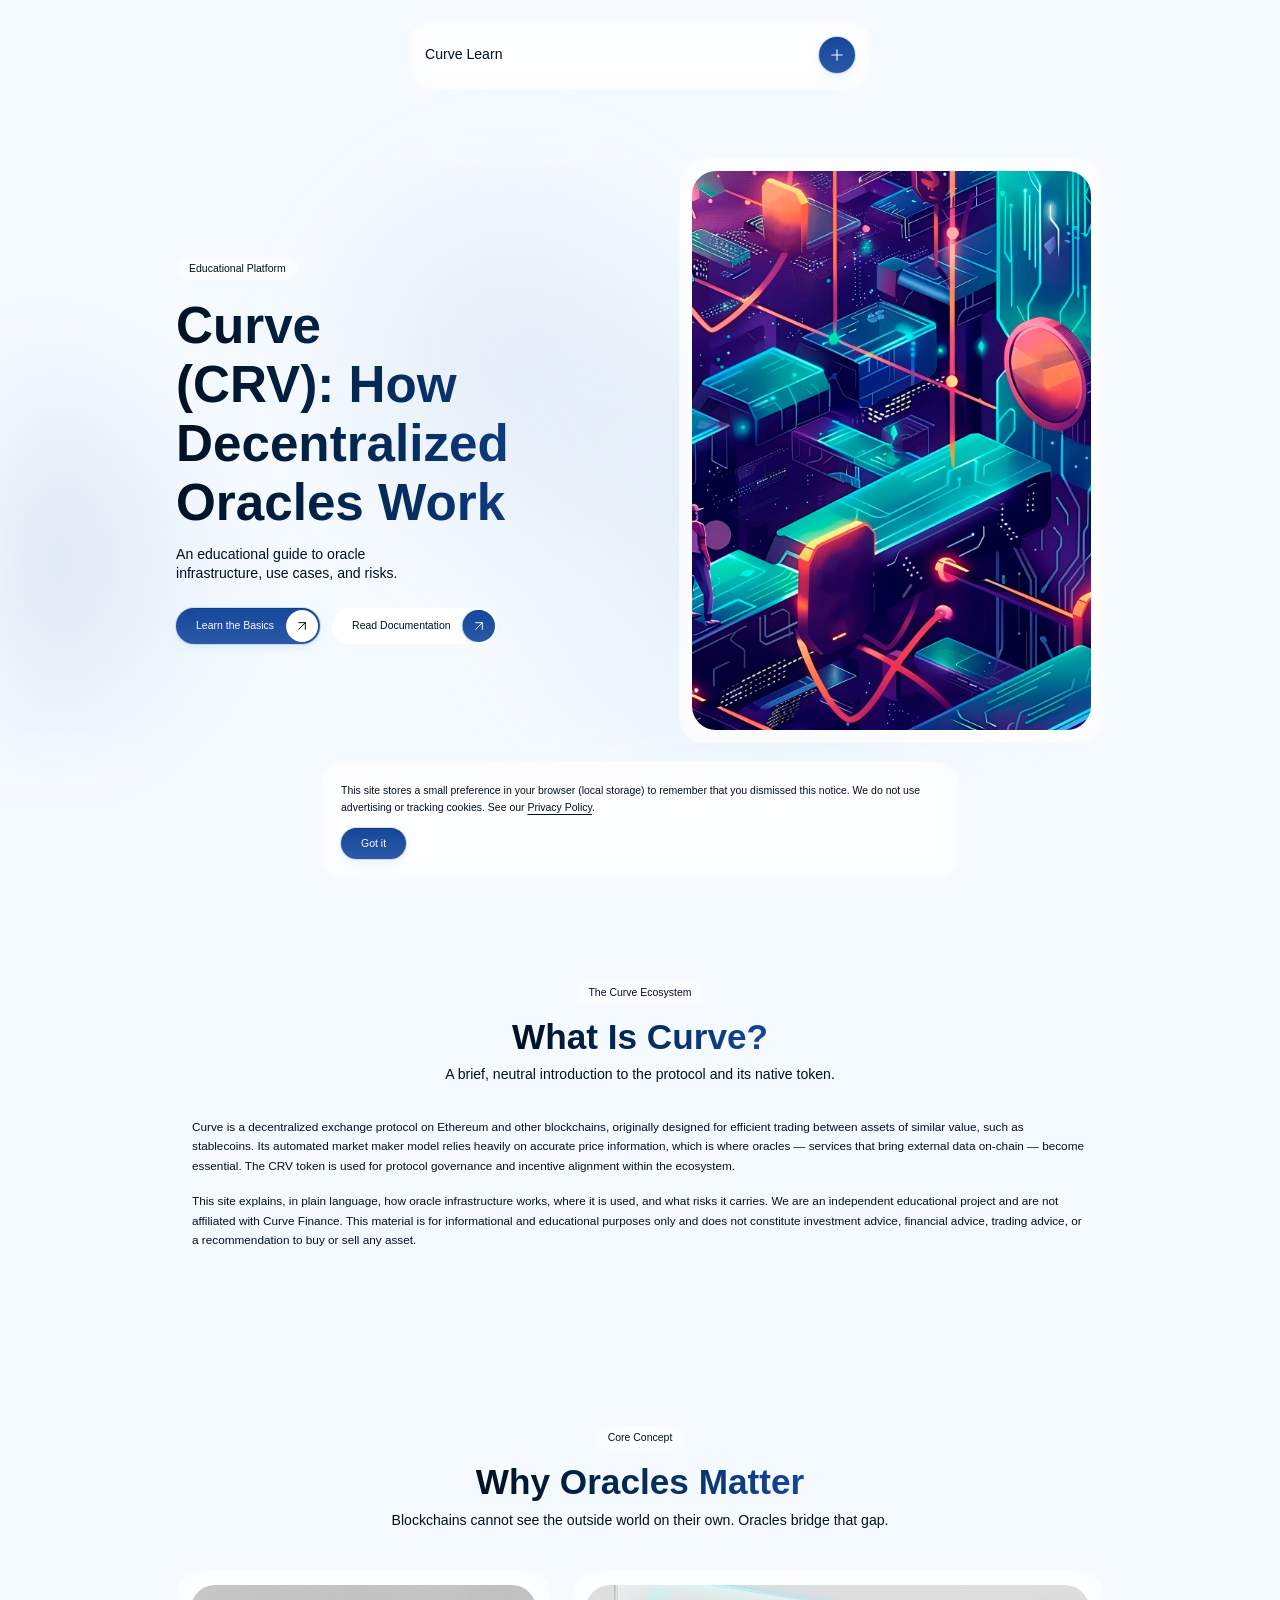
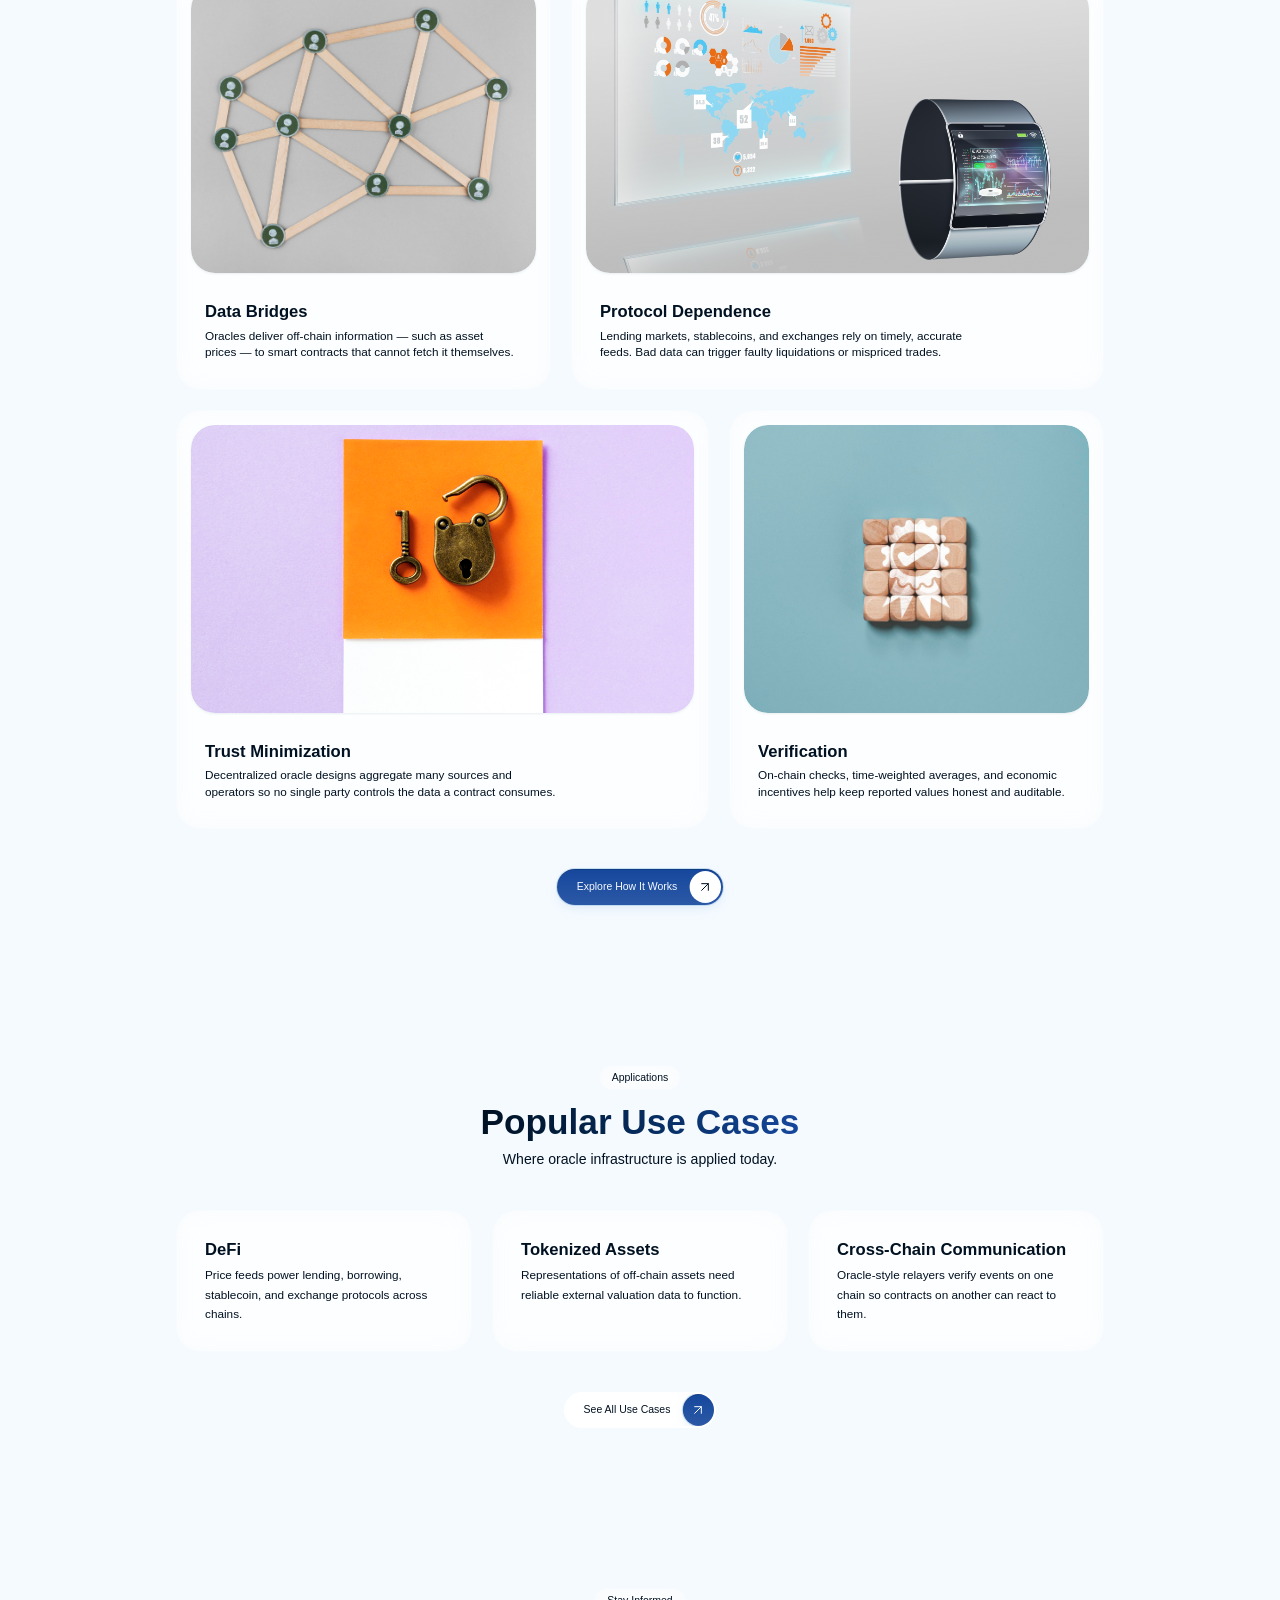
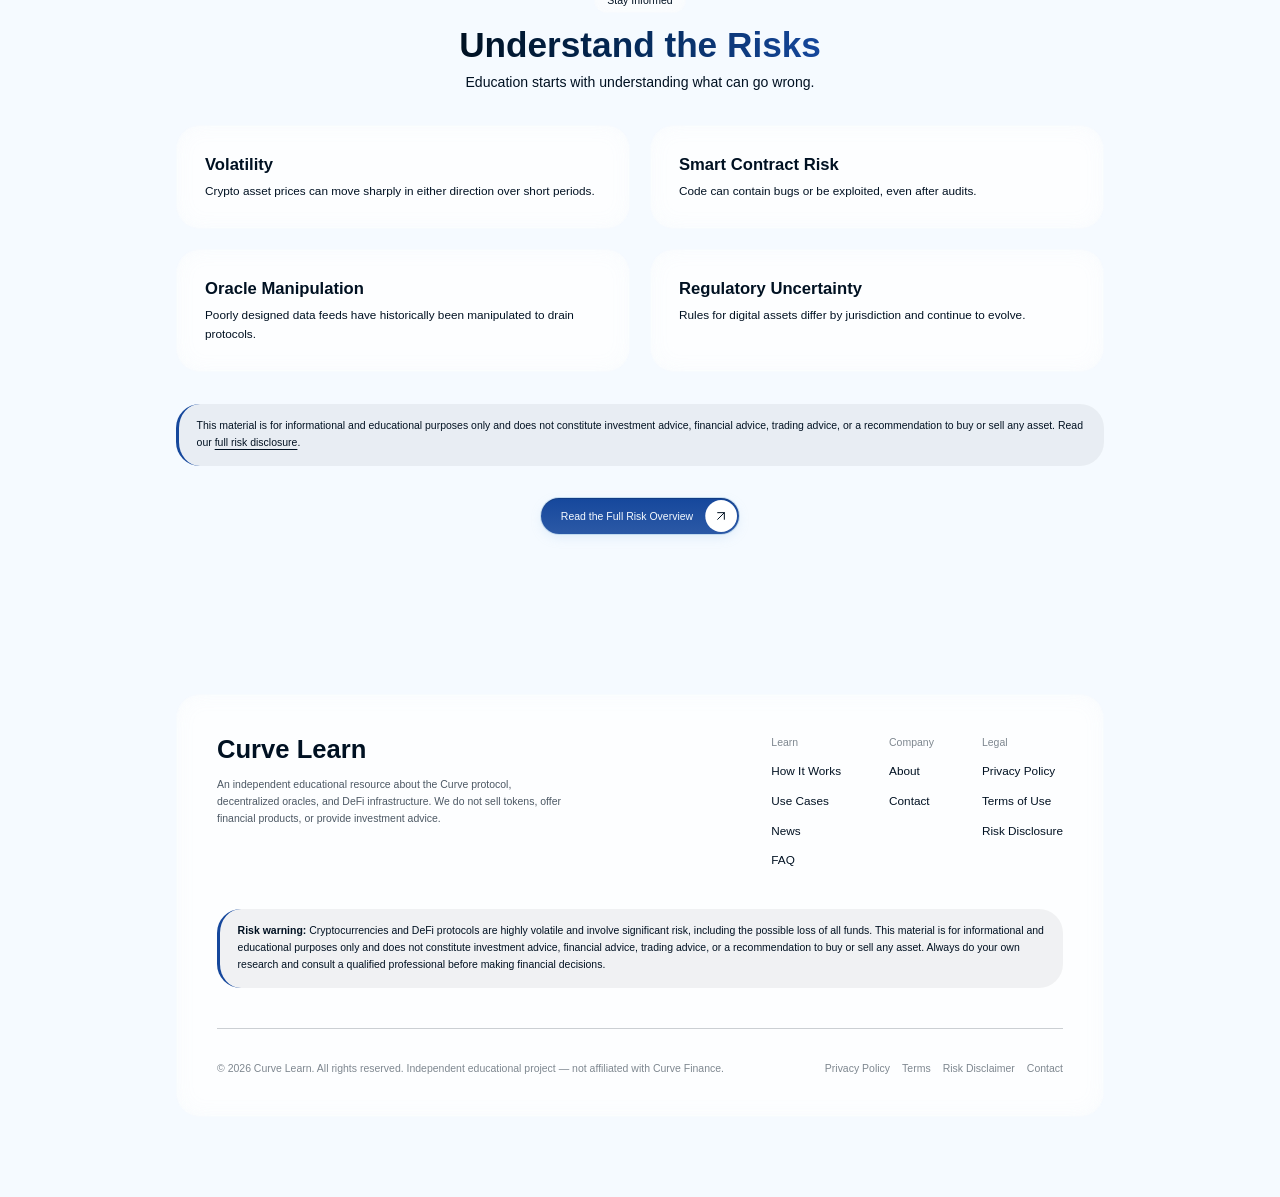
<file: index.html>
<!DOCTYPE html>
<html lang="en">
<head>
  <meta charset="UTF-8">
  <link rel="icon" type="image/svg+xml" href="assets/img/favicon.svg">
  <meta name="viewport" content="width=device-width, initial-scale=1.0">
  <title>Curve (CRV): How Decentralized Oracles Work | Curve Learn</title>
  <meta name="description" content="An educational guide to Curve, the CRV token, and decentralized oracle infrastructure: how it works, key use cases, and the risks involved. Not financial advice.">
  <link rel="canonical" href="https://walimab247-prog.github.io/curve/">
  <meta property="og:type" content="website">
  <meta property="og:site_name" content="Curve Learn">
  <meta property="og:title" content="Curve (CRV): How Decentralized Oracles Work | Curve Learn">
  <meta property="og:description" content="An educational guide to Curve, the CRV token, and decentralized oracle infrastructure: how it works, key use cases, and the risks involved. Not financial advice.">
  <meta property="og:url" content="https://walimab247-prog.github.io/curve/">
  <meta name="twitter:card" content="summary">
  <meta name="twitter:title" content="Curve (CRV): How Decentralized Oracles Work | Curve Learn">
  <meta name="twitter:description" content="An educational guide to Curve, the CRV token, and decentralized oracle infrastructure: how it works, key use cases, and the risks involved. Not financial advice.">
  <link href="assets/css/site.css" rel="stylesheet">
  <link href="assets/css/custom.css" rel="stylesheet">
  <script src="assets/js/main.js" defer></script>
</head>
<body>
<a href="#main-content" class="skip-link card">Skip to main content</a>
<div id="root"><div class="fixed inset-0 -z-10 overflow-hidden pointer-events-none select-none blur-[40px] mask-[linear-gradient(to_bottom,transparent,black_20%,black_80%,transparent)]" aria-hidden="true"><div class="absolute opacity-[0.075]" style="background: radial-gradient(circle at center, var(--color-background-accent) 0, transparent 50%); mix-blend-mode: hard-light; width: 80%; height: 80%; top: calc(20%); left: calc(20%); animation: 20s infinite floating-move-vertical;"></div><div class="absolute opacity-[0.125]" style="background: radial-gradient(circle at center, var(--color-accent) 0, transparent 50%); mix-blend-mode: hard-light; width: 80%; height: 80%; top: calc(20%); left: calc(20%); transform-origin: calc(50% - 400px) center 0px; animation: 20s infinite reverse floating-move-in-circle;"></div><div class="absolute opacity-[0.125]" style="background: radial-gradient(circle at center, var(--color-primary-cta) 0, transparent 50%); mix-blend-mode: hard-light; width: 60%; height: 60%; top: calc(10% + 200px); left: calc(10% - 500px); transform-origin: calc(50% + 400px) center 0px; animation: 30s linear infinite floating-move-in-circle;"></div><div class="absolute opacity-[0.15]" style="background: radial-gradient(circle at center, var(--color-background-accent) 0, transparent 50%); mix-blend-mode: hard-light; width: 60%; height: 60%; top: calc(10%); left: calc(10%); transform-origin: calc(50% - 200px) center 0px; animation: 30s infinite floating-move-horizontal;"></div></div><nav data-section="navbar" class="fixed z-1000 top-5 left-1/2 -translate-x-1/2 w-content-width">
  <div class="mx-auto w-full md:w-1/2 overflow-hidden rounded backdrop-blur-sm card">
    <div class="relative z-10 flex items-center justify-between gap-3 xl:gap-4 2xl:gap-5 p-3 xl:p-4 2xl:p-5">
      <a href="index.html" class="text-xl font-medium text-foreground">Curve Learn</a>
      <button type="button" aria-label="Toggle navigation menu" aria-expanded="false" aria-controls="nav-menu"
        class="flex items-center justify-center shrink-0 size-9 rounded cursor-pointer primary-button nav-toggle"><svg xmlns="http://www.w3.org/2000/svg" width="24" height="24" viewBox="0 0 24 24" fill="none" stroke="currentColor" stroke-width="1.5" stroke-linecap="round" stroke-linejoin="round" class="lucide lucide-plus w-1/2 h-1/2 text-primary-cta-text" aria-hidden="true"><path d="M5 12h14"></path><path d="M12 5v14"></path></svg></button>
    </div>
    <div id="nav-menu" class="nav-menu relative z-10 p-3 xl:p-4 2xl:p-5 pt-0"><a href="index.html" aria-current="page">Home</a><a href="how-it-works.html">How It Works</a><a href="use-cases.html">Use Cases</a><a href="news.html">News</a><a href="risks.html">Risks & Disclaimer</a><a href="faq.html">FAQ</a><a href="about.html">About</a><a href="contact.html">Contact</a></div>
  </div>
</nav><main id="main-content" class="flex-grow">
<div id="hero" data-section="hero"><section aria-label="Hero section" class="relative flex items-center h-fit md:h-svh pt-25 pb-20 md:py-0">
  <div class="flex flex-col md:flex-row items-center gap-12 md:gap-20 w-content-width mx-auto">
    <div class="w-full md:w-1/2"><div class="flex flex-col items-center md:items-start gap-3">
      <div class="px-3 py-1 mb-1 text-sm card rounded w-fit"><p>Educational Platform</p></div>
      <h1 class="bg-gradient-to-r from-foreground to-primary-cta bg-clip-text text-transparent pb-[0.1em] -mb-[0.1em] text-7xl 2xl:text-8xl leading-[1.15] font-semibold text-center md:text-left text-balance">Curve (CRV): How Decentralized Oracles Work</h1>
      <p class="md:max-w-8/10 text-lg md:text-xl leading-snug text-center md:text-left text-balance">An educational guide to oracle infrastructure, use cases, and risks.</p>
      <div class="flex flex-wrap max-md:justify-center gap-3 mt-2 md:mt-3">
        <a href="how-it-works.html" class="group relative flex items-center gap-3 min-w-0 w-fit max-w-full py-0.5 pl-5 pr-0.5 text-sm rounded cursor-pointer primary-button text-primary-cta-text"><span class="relative z-10 flex-1 truncate md:transition-colors md:duration-500 md:ease-out text-primary-cta-text md:group-hover:text-secondary-cta-text">Learn the Basics</span><div class="relative z-10 flex items-center justify-center size-8 rounded text-secondary-cta-text"><svg xmlns="http://www.w3.org/2000/svg" width="24" height="24" viewBox="0 0 24 24" fill="none" stroke="currentColor" stroke-width="1.5" stroke-linecap="round" stroke-linejoin="round" class="lucide lucide-arrow-up-right size-4" aria-hidden="true"><path d="M7 7h10v10"></path><path d="M7 17 17 7"></path></svg></div><div class="absolute inset-0.5 z-0 overflow-hidden rounded pointer-events-none"><div class="h-full w-full rounded -translate-x-[calc(-100%+2rem)] md:transition-transform md:duration-500 md:ease-out md:group-hover:translate-x-0 secondary-button"></div></div></a>
        <a href="https://docs.curve.finance/" class="group relative flex items-center gap-3 min-w-0 w-fit max-w-full py-0.5 pl-5 pr-0.5 text-sm rounded cursor-pointer secondary-button text-secondary-cta-text"><span class="relative z-10 flex-1 truncate md:transition-colors md:duration-500 md:ease-out text-secondary-cta-text md:group-hover:text-primary-cta-text">Read Documentation</span><div class="relative z-10 flex items-center justify-center size-8 rounded text-primary-cta-text"><svg xmlns="http://www.w3.org/2000/svg" width="24" height="24" viewBox="0 0 24 24" fill="none" stroke="currentColor" stroke-width="1.5" stroke-linecap="round" stroke-linejoin="round" class="lucide lucide-arrow-up-right size-4" aria-hidden="true"><path d="M7 7h10v10"></path><path d="M7 17 17 7"></path></svg></div><div class="absolute inset-0.5 z-0 overflow-hidden rounded pointer-events-none"><div class="h-full w-full rounded -translate-x-[calc(-100%+2rem)] md:transition-transform md:duration-500 md:ease-out md:group-hover:translate-x-0 primary-button"></div></div></a>
      </div>
    </div></div>
    <div class="w-full md:w-1/2 h-100 md:h-[65vh] md:max-h-[75svh] p-2 xl:p-3 2xl:p-4 card rounded overflow-hidden">
      <img alt="Illustration of interconnected blockchain networks" loading="eager"
        class="w-full h-full min-h-0 object-cover rounded" src="assets/img/blockchain-technology-cartoon-illustration_23-2151572166.jpg">
    </div>
  </div>
</section></div>

<div id="intro" data-section="intro"><section aria-label="About the Curve ecosystem" class="py-20">
  <div class="w-content-width mx-auto flex flex-col gap-8">
    <div class="flex flex-col items-center gap-2"><div class="px-3 py-1 mb-1 text-sm card rounded w-fit"><p>The Curve Ecosystem</p></div><h2 class="bg-gradient-to-r from-foreground to-primary-cta bg-clip-text text-transparent pb-[0.1em] -mb-[0.1em] md:max-w-8/10 text-5xl 2xl:text-6xl leading-[1.15] font-semibold text-center text-balance">What Is Curve?</h2><p class="md:max-w-7/10 text-lg md:text-xl leading-snug text-center text-balance">A brief, neutral introduction to the protocol and its native token.</p></div>
    <div class="mx-auto max-w-4xl prose text-base">
      <p>Curve is a decentralized exchange protocol on Ethereum and other blockchains, originally designed for
      efficient trading between assets of similar value, such as stablecoins. Its automated market maker model
      relies heavily on accurate price information, which is where oracles — services that bring external data
      on-chain — become essential. The CRV token is used for protocol governance and incentive alignment within
      the ecosystem.</p>
      <p>This site explains, in plain language, how oracle infrastructure works, where it is used, and what risks
      it carries. We are an independent educational project and are not affiliated with Curve Finance.
      This material is for informational and educational purposes only and does not constitute investment advice, financial advice, trading advice, or a recommendation to buy or sell any asset.</p>
    </div>
  </div>
</section></div>

<div id="why-oracles" data-section="features"><section aria-label="Why oracles matter" class="py-20">
  <div class="flex flex-col gap-8 md:gap-10">
    <div class="flex flex-col items-center gap-2"><div class="px-3 py-1 mb-1 text-sm card rounded w-fit"><p>Core Concept</p></div><h2 class="bg-gradient-to-r from-foreground to-primary-cta bg-clip-text text-transparent pb-[0.1em] -mb-[0.1em] md:max-w-8/10 text-5xl 2xl:text-6xl leading-[1.15] font-semibold text-center text-balance">Why Oracles Matter</h2><p class="md:max-w-7/10 text-lg md:text-xl leading-snug text-center text-balance">Blockchains cannot see the outside world on their own. Oracles bridge that gap.</p></div>
    <div class="w-content-width mx-auto"><div class="grid grid-cols-1 md:grid-cols-12 gap-5">
      <div class="md:col-span-5 flex flex-col gap-3 xl:gap-3.5 2xl:gap-4 p-3 xl:p-3.5 2xl:p-4 card rounded">
        <div class="h-60 xl:h-72 2xl:h-80 rounded overflow-hidden bg-foreground/5 shadow shadow-foreground/5">
          <img alt="Network of connected nodes" loading="lazy" class="w-full h-full min-h-0 object-cover rounded" src="assets/img/network-concept-with-sticks_23-2148999151.jpg"></div>
        <div class="flex flex-col gap-1 p-3 xl:p-3.5 2xl:p-4"><h3 class="text-2xl font-semibold leading-snug text-balance">Data Bridges</h3>
        <p class="text-base leading-snug text-balance">Oracles deliver off-chain information — such as asset prices — to smart contracts that cannot fetch it themselves.</p></div>
      </div>
      <div class="md:col-span-7 flex flex-col gap-3 xl:gap-3.5 2xl:gap-4 p-3 xl:p-3.5 2xl:p-4 card rounded">
        <div class="h-60 xl:h-72 2xl:h-80 rounded overflow-hidden bg-foreground/5 shadow shadow-foreground/5">
          <img alt="Charts and data displayed on a device" loading="lazy" class="w-full h-full min-h-0 object-cover rounded" src="assets/img/smartwatch-with-different-types-graphics_1134-417.jpg"></div>
        <div class="flex flex-col gap-1 p-3 xl:p-3.5 2xl:p-4"><h3 class="text-2xl font-semibold leading-snug text-balance">Protocol Dependence</h3>
        <p class="text-base leading-snug text-balance">Lending markets, stablecoins, and exchanges rely on timely, accurate feeds. Bad data can trigger faulty liquidations or mispriced trades.</p></div>
      </div>
      <div class="md:col-span-7 flex flex-col gap-3 xl:gap-3.5 2xl:gap-4 p-3 xl:p-3.5 2xl:p-4 card rounded">
        <div class="h-60 xl:h-72 2xl:h-80 rounded overflow-hidden bg-foreground/5 shadow shadow-foreground/5">
          <img alt="Padlock and key symbolizing security" loading="lazy" class="w-full h-full min-h-0 object-cover rounded" src="assets/img/old-school-style-key-padlock_53876-74756.jpg"></div>
        <div class="flex flex-col gap-1 p-3 xl:p-3.5 2xl:p-4"><h3 class="text-2xl font-semibold leading-snug text-balance">Trust Minimization</h3>
        <p class="text-base leading-snug text-balance">Decentralized oracle designs aggregate many sources and operators so no single party controls the data a contract consumes.</p></div>
      </div>
      <div class="md:col-span-5 flex flex-col gap-3 xl:gap-3.5 2xl:gap-4 p-3 xl:p-3.5 2xl:p-4 card rounded">
        <div class="h-60 xl:h-72 2xl:h-80 rounded overflow-hidden bg-foreground/5 shadow shadow-foreground/5">
          <img alt="Quality assurance concept with wooden blocks" loading="lazy" class="w-full h-full min-h-0 object-cover rounded" src="assets/img/quality-assurance-icon-which-print-screen-wooden-cube-block-quality-guarantee-iso-certificate-product-service-concept_61.jpg"></div>
        <div class="flex flex-col gap-1 p-3 xl:p-3.5 2xl:p-4"><h3 class="text-2xl font-semibold leading-snug text-balance">Verification</h3>
        <p class="text-base leading-snug text-balance">On-chain checks, time-weighted averages, and economic incentives help keep reported values honest and auditable.</p></div>
      </div>
    </div></div>
    <div class="w-content-width mx-auto flex justify-center"><a href="how-it-works.html" class="group relative flex items-center gap-3 min-w-0 w-fit max-w-full py-0.5 pl-5 pr-0.5 text-sm rounded cursor-pointer primary-button text-primary-cta-text"><span class="relative z-10 flex-1 truncate md:transition-colors md:duration-500 md:ease-out text-primary-cta-text md:group-hover:text-secondary-cta-text">Explore How It Works</span><div class="relative z-10 flex items-center justify-center size-8 rounded text-secondary-cta-text"><svg xmlns="http://www.w3.org/2000/svg" width="24" height="24" viewBox="0 0 24 24" fill="none" stroke="currentColor" stroke-width="1.5" stroke-linecap="round" stroke-linejoin="round" class="lucide lucide-arrow-up-right size-4" aria-hidden="true"><path d="M7 7h10v10"></path><path d="M7 17 17 7"></path></svg></div><div class="absolute inset-0.5 z-0 overflow-hidden rounded pointer-events-none"><div class="h-full w-full rounded -translate-x-[calc(-100%+2rem)] md:transition-transform md:duration-500 md:ease-out md:group-hover:translate-x-0 secondary-button"></div></div></a></div>
  </div>
</section></div>

<div id="use-cases-preview" data-section="metrics"><section aria-label="Popular use cases" class="py-20">
  <div class="w-content-width mx-auto flex flex-col gap-8 md:gap-10">
    <div class="flex flex-col items-center gap-2"><div class="px-3 py-1 mb-1 text-sm card rounded w-fit"><p>Applications</p></div><h2 class="bg-gradient-to-r from-foreground to-primary-cta bg-clip-text text-transparent pb-[0.1em] -mb-[0.1em] md:max-w-8/10 text-5xl 2xl:text-6xl leading-[1.15] font-semibold text-center text-balance">Popular Use Cases</h2><p class="md:max-w-7/10 text-lg md:text-xl leading-snug text-center text-balance">Where oracle infrastructure is applied today.</p></div>
    <div class="grid grid-cols-1 md:grid-cols-3 gap-5">
      <div class="flex flex-col gap-1 p-3 xl:p-3.5 2xl:p-4 card rounded"><div class="flex flex-col gap-1 p-3 xl:p-3.5 2xl:p-4"><h3 class="text-2xl font-semibold leading-snug text-balance">DeFi</h3><p class="text-base leading-relaxed">Price feeds power lending, borrowing, stablecoin, and exchange protocols across chains.</p></div></div>
      <div class="flex flex-col gap-1 p-3 xl:p-3.5 2xl:p-4 card rounded"><div class="flex flex-col gap-1 p-3 xl:p-3.5 2xl:p-4"><h3 class="text-2xl font-semibold leading-snug text-balance">Tokenized Assets</h3><p class="text-base leading-relaxed">Representations of off-chain assets need reliable external valuation data to function.</p></div></div>
      <div class="flex flex-col gap-1 p-3 xl:p-3.5 2xl:p-4 card rounded"><div class="flex flex-col gap-1 p-3 xl:p-3.5 2xl:p-4"><h3 class="text-2xl font-semibold leading-snug text-balance">Cross-Chain Communication</h3><p class="text-base leading-relaxed">Oracle-style relayers verify events on one chain so contracts on another can react to them.</p></div></div>
    </div>
    <div class="flex justify-center"><a href="use-cases.html" class="group relative flex items-center gap-3 min-w-0 w-fit max-w-full py-0.5 pl-5 pr-0.5 text-sm rounded cursor-pointer secondary-button text-secondary-cta-text"><span class="relative z-10 flex-1 truncate md:transition-colors md:duration-500 md:ease-out text-secondary-cta-text md:group-hover:text-primary-cta-text">See All Use Cases</span><div class="relative z-10 flex items-center justify-center size-8 rounded text-primary-cta-text"><svg xmlns="http://www.w3.org/2000/svg" width="24" height="24" viewBox="0 0 24 24" fill="none" stroke="currentColor" stroke-width="1.5" stroke-linecap="round" stroke-linejoin="round" class="lucide lucide-arrow-up-right size-4" aria-hidden="true"><path d="M7 7h10v10"></path><path d="M7 17 17 7"></path></svg></div><div class="absolute inset-0.5 z-0 overflow-hidden rounded pointer-events-none"><div class="h-full w-full rounded -translate-x-[calc(-100%+2rem)] md:transition-transform md:duration-500 md:ease-out md:group-hover:translate-x-0 primary-button"></div></div></a></div>
  </div>
</section></div>

<div id="risks-preview" data-section="policy"><section aria-label="Understand the risks" class="py-20">
  <div class="w-content-width mx-auto flex flex-col gap-8">
    <div class="flex flex-col items-center gap-2"><div class="px-3 py-1 mb-1 text-sm card rounded w-fit"><p>Stay Informed</p></div><h2 class="bg-gradient-to-r from-foreground to-primary-cta bg-clip-text text-transparent pb-[0.1em] -mb-[0.1em] md:max-w-8/10 text-5xl 2xl:text-6xl leading-[1.15] font-semibold text-center text-balance">Understand the Risks</h2><p class="md:max-w-7/10 text-lg md:text-xl leading-snug text-center text-balance">Education starts with understanding what can go wrong.</p></div>
    <div class="grid grid-cols-1 md:grid-cols-2 gap-5">
      <div class="flex flex-col gap-1 p-3 xl:p-3.5 2xl:p-4 card rounded"><div class="flex flex-col gap-1 p-3 xl:p-3.5 2xl:p-4"><h3 class="text-2xl font-semibold leading-snug text-balance">Volatility</h3><p class="text-base leading-relaxed">Crypto asset prices can move sharply in either direction over short periods.</p></div></div>
      <div class="flex flex-col gap-1 p-3 xl:p-3.5 2xl:p-4 card rounded"><div class="flex flex-col gap-1 p-3 xl:p-3.5 2xl:p-4"><h3 class="text-2xl font-semibold leading-snug text-balance">Smart Contract Risk</h3><p class="text-base leading-relaxed">Code can contain bugs or be exploited, even after audits.</p></div></div>
      <div class="flex flex-col gap-1 p-3 xl:p-3.5 2xl:p-4 card rounded"><div class="flex flex-col gap-1 p-3 xl:p-3.5 2xl:p-4"><h3 class="text-2xl font-semibold leading-snug text-balance">Oracle Manipulation</h3><p class="text-base leading-relaxed">Poorly designed data feeds have historically been manipulated to drain protocols.</p></div></div>
      <div class="flex flex-col gap-1 p-3 xl:p-3.5 2xl:p-4 card rounded"><div class="flex flex-col gap-1 p-3 xl:p-3.5 2xl:p-4"><h3 class="text-2xl font-semibold leading-snug text-balance">Regulatory Uncertainty</h3><p class="text-base leading-relaxed">Rules for digital assets differ by jurisdiction and continue to evolve.</p></div></div>
    </div>
    <div class="notice" role="note">This material is for informational and educational purposes only and does not constitute investment advice, financial advice, trading advice, or a recommendation to buy or sell any asset. Read our <a href="risk-disclosure.html" class="text-link">full risk disclosure</a>.</div>
    <div class="flex justify-center"><a href="risks.html" class="group relative flex items-center gap-3 min-w-0 w-fit max-w-full py-0.5 pl-5 pr-0.5 text-sm rounded cursor-pointer primary-button text-primary-cta-text"><span class="relative z-10 flex-1 truncate md:transition-colors md:duration-500 md:ease-out text-primary-cta-text md:group-hover:text-secondary-cta-text">Read the Full Risk Overview</span><div class="relative z-10 flex items-center justify-center size-8 rounded text-secondary-cta-text"><svg xmlns="http://www.w3.org/2000/svg" width="24" height="24" viewBox="0 0 24 24" fill="none" stroke="currentColor" stroke-width="1.5" stroke-linecap="round" stroke-linejoin="round" class="lucide lucide-arrow-up-right size-4" aria-hidden="true"><path d="M7 7h10v10"></path><path d="M7 17 17 7"></path></svg></div><div class="absolute inset-0.5 z-0 overflow-hidden rounded pointer-events-none"><div class="h-full w-full rounded -translate-x-[calc(-100%+2rem)] md:transition-transform md:duration-500 md:ease-out md:group-hover:translate-x-0 secondary-button"></div></div></a></div>
  </div>
</section></div>
</main><footer data-section="footer" aria-label="Site footer" class="w-full py-20">
  <div class="w-content-width mx-auto p-10 rounded-lg card">
    <div class="flex flex-col md:flex-row gap-10 md:gap-0 justify-between items-start mb-10">
      <div class="flex flex-col gap-3" style="max-width: 22rem;">
        <h2 class="text-4xl font-semibold">Curve Learn</h2>
        <p class="text-sm opacity-70 leading-relaxed">An independent educational resource about the Curve protocol,
        decentralized oracles, and DeFi infrastructure. We do not sell tokens, offer financial products, or provide
        investment advice.</p>
      </div>
      <div class="w-full md:w-fit flex flex-wrap gap-y-10 md:gap-12">
        <div class="w-1/2 md:w-auto flex flex-col items-start gap-3">
          <h3 class="text-sm opacity-50 truncate">Learn</h3>
          <a href="how-it-works.html" class="text-base hover:opacity-75 transition-opacity">How It Works</a>
          <a href="use-cases.html" class="text-base hover:opacity-75 transition-opacity">Use Cases</a>
          <a href="news.html" class="text-base hover:opacity-75 transition-opacity">News</a>
          <a href="faq.html" class="text-base hover:opacity-75 transition-opacity">FAQ</a>
        </div>
        <div class="w-1/2 md:w-auto flex flex-col items-start gap-3">
          <h3 class="text-sm opacity-50 truncate">Company</h3>
          <a href="about.html" class="text-base hover:opacity-75 transition-opacity">About</a>
          <a href="contact.html" class="text-base hover:opacity-75 transition-opacity">Contact</a>
        </div>
        <div class="w-1/2 md:w-auto flex flex-col items-start gap-3">
          <h3 class="text-sm opacity-50 truncate">Legal</h3>
          <a href="privacy.html" class="text-base hover:opacity-75 transition-opacity">Privacy Policy</a>
          <a href="terms.html" class="text-base hover:opacity-75 transition-opacity">Terms of Use</a>
          <a href="risk-disclosure.html" class="text-base hover:opacity-75 transition-opacity">Risk Disclosure</a>
        </div>
      </div>
    </div>
    <div class="mb-10"><div class="notice" role="note"><strong>Risk warning:</strong> Cryptocurrencies and DeFi protocols are highly volatile and involve significant risk, including the possible loss of all funds. This material is for informational and educational purposes only and does not constitute investment advice, financial advice, trading advice, or a recommendation to buy or sell any asset. Always do your own research and consult a qualified professional before making financial decisions.</div></div>
    <div class="flex flex-col md:flex-row gap-4 items-start md:items-center justify-between pt-8 border-t border-foreground/20">
      <span class="text-sm opacity-50">© 2026 Curve Learn. All rights reserved. Independent educational project — not affiliated with Curve Finance.</span>
      <div class="flex items-center gap-3">
        <a href="privacy.html" class="text-sm opacity-50 hover:opacity-75 transition-opacity">Privacy Policy</a>
        <a href="terms.html" class="text-sm opacity-50 hover:opacity-75 transition-opacity">Terms</a>
        <a href="risk-disclosure.html" class="text-sm opacity-50 hover:opacity-75 transition-opacity">Risk Disclaimer</a>
        <a href="contact.html" class="text-sm opacity-50 hover:opacity-75 transition-opacity">Contact</a>
      </div>
    </div>
  </div>
</footer><div id="cookie-banner" class="cookie-banner" role="dialog" aria-label="Cookie notice">
  <div class="card rounded p-5 flex flex-col gap-3">
    <p class="text-sm leading-relaxed">This site stores a small preference in your browser (local storage) to remember
    that you dismissed this notice. We do not use advertising or tracking cookies. See our
    <a href="privacy.html" class="text-link">Privacy Policy</a>.</p>
    <button id="cookie-accept" type="button" class="primary-button text-primary-cta-text text-sm rounded px-5 py-2 w-fit cursor-pointer">Got it</button>
  </div>
</div></div>
</body></html>
</file>
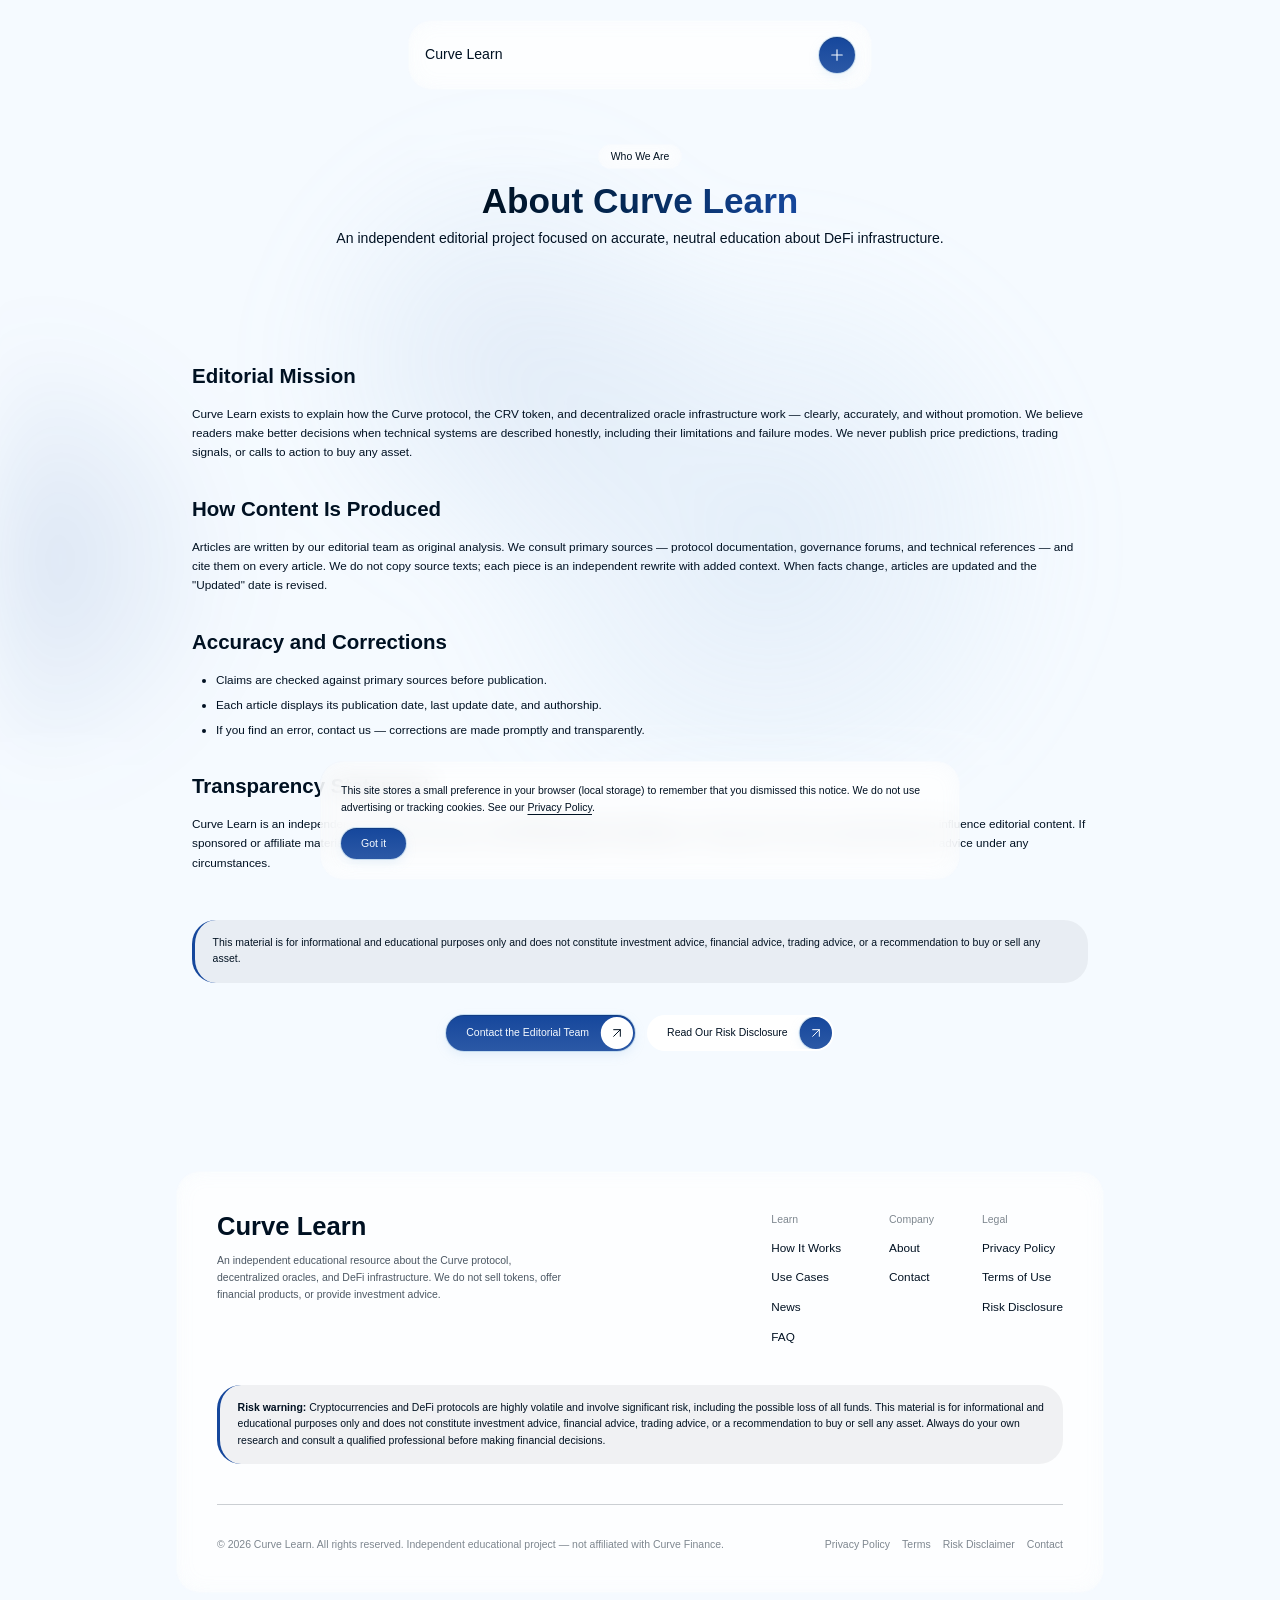
<file: about.html>
<!DOCTYPE html>
<html lang="en">
<head>
  <meta charset="UTF-8">
  <link rel="icon" type="image/svg+xml" href="assets/img/favicon.svg">
  <meta name="viewport" content="width=device-width, initial-scale=1.0">
  <title>About Curve Learn: Editorial Mission and Transparency | Curve Learn</title>
  <meta name="description" content="Learn about Curve Learn's editorial mission, how content is produced and corrected, and our transparency and independence commitments.">
  <link rel="canonical" href="https://walimab247-prog.github.io/curve/about.html">
  <meta property="og:type" content="website">
  <meta property="og:site_name" content="Curve Learn">
  <meta property="og:title" content="About Curve Learn: Editorial Mission and Transparency | Curve Learn">
  <meta property="og:description" content="Learn about Curve Learn's editorial mission, how content is produced and corrected, and our transparency and independence commitments.">
  <meta property="og:url" content="https://walimab247-prog.github.io/curve/about.html">
  <meta name="twitter:card" content="summary">
  <meta name="twitter:title" content="About Curve Learn: Editorial Mission and Transparency | Curve Learn">
  <meta name="twitter:description" content="Learn about Curve Learn's editorial mission, how content is produced and corrected, and our transparency and independence commitments.">
  <link href="assets/css/site.css" rel="stylesheet">
  <link href="assets/css/custom.css" rel="stylesheet">
  <script src="assets/js/main.js" defer></script>
</head>
<body>
<a href="#main-content" class="skip-link card">Skip to main content</a>
<div id="root"><div class="fixed inset-0 -z-10 overflow-hidden pointer-events-none select-none blur-[40px] mask-[linear-gradient(to_bottom,transparent,black_20%,black_80%,transparent)]" aria-hidden="true"><div class="absolute opacity-[0.075]" style="background: radial-gradient(circle at center, var(--color-background-accent) 0, transparent 50%); mix-blend-mode: hard-light; width: 80%; height: 80%; top: calc(20%); left: calc(20%); animation: 20s infinite floating-move-vertical;"></div><div class="absolute opacity-[0.125]" style="background: radial-gradient(circle at center, var(--color-accent) 0, transparent 50%); mix-blend-mode: hard-light; width: 80%; height: 80%; top: calc(20%); left: calc(20%); transform-origin: calc(50% - 400px) center 0px; animation: 20s infinite reverse floating-move-in-circle;"></div><div class="absolute opacity-[0.125]" style="background: radial-gradient(circle at center, var(--color-primary-cta) 0, transparent 50%); mix-blend-mode: hard-light; width: 60%; height: 60%; top: calc(10% + 200px); left: calc(10% - 500px); transform-origin: calc(50% + 400px) center 0px; animation: 30s linear infinite floating-move-in-circle;"></div><div class="absolute opacity-[0.15]" style="background: radial-gradient(circle at center, var(--color-background-accent) 0, transparent 50%); mix-blend-mode: hard-light; width: 60%; height: 60%; top: calc(10%); left: calc(10%); transform-origin: calc(50% - 200px) center 0px; animation: 30s infinite floating-move-horizontal;"></div></div><nav data-section="navbar" class="fixed z-1000 top-5 left-1/2 -translate-x-1/2 w-content-width">
  <div class="mx-auto w-full md:w-1/2 overflow-hidden rounded backdrop-blur-sm card">
    <div class="relative z-10 flex items-center justify-between gap-3 xl:gap-4 2xl:gap-5 p-3 xl:p-4 2xl:p-5">
      <a href="index.html" class="text-xl font-medium text-foreground">Curve Learn</a>
      <button type="button" aria-label="Toggle navigation menu" aria-expanded="false" aria-controls="nav-menu"
        class="flex items-center justify-center shrink-0 size-9 rounded cursor-pointer primary-button nav-toggle"><svg xmlns="http://www.w3.org/2000/svg" width="24" height="24" viewBox="0 0 24 24" fill="none" stroke="currentColor" stroke-width="1.5" stroke-linecap="round" stroke-linejoin="round" class="lucide lucide-plus w-1/2 h-1/2 text-primary-cta-text" aria-hidden="true"><path d="M5 12h14"></path><path d="M12 5v14"></path></svg></button>
    </div>
    <div id="nav-menu" class="nav-menu relative z-10 p-3 xl:p-4 2xl:p-5 pt-0"><a href="index.html">Home</a><a href="how-it-works.html">How It Works</a><a href="use-cases.html">Use Cases</a><a href="news.html">News</a><a href="risks.html">Risks & Disclaimer</a><a href="faq.html">FAQ</a><a href="about.html" aria-current="page">About</a><a href="contact.html">Contact</a></div>
  </div>
</nav><main id="main-content" class="flex-grow">
<div data-section="hero"><section class="pt-36 pb-10"><div class="w-content-width mx-auto"><div class="flex flex-col items-center gap-2"><div class="px-3 py-1 mb-1 text-sm card rounded w-fit"><p>Who We Are</p></div><h1 class="bg-gradient-to-r from-foreground to-primary-cta bg-clip-text text-transparent pb-[0.1em] -mb-[0.1em] md:max-w-8/10 text-5xl 2xl:text-6xl leading-[1.15] font-semibold text-center text-balance">About Curve Learn</h1><p class="md:max-w-7/10 text-lg md:text-xl leading-snug text-center text-balance">An independent editorial project focused on accurate, neutral education about DeFi infrastructure.</p></div></div></section></div>
<section class="py-10" aria-label="About content">
  <div class="w-content-width mx-auto max-w-4xl flex flex-col gap-8">
    <div class="prose text-base">
      <h2>Editorial Mission</h2>
      <p>Curve Learn exists to explain how the Curve protocol, the CRV token, and decentralized oracle
      infrastructure work — clearly, accurately, and without promotion. We believe readers make better decisions
      when technical systems are described honestly, including their limitations and failure modes. We never
      publish price predictions, trading signals, or calls to action to buy any asset.</p>
      <h2>How Content Is Produced</h2>
      <p>Articles are written by our editorial team as original analysis. We consult primary sources — protocol
      documentation, governance forums, and technical references — and cite them on every article. We do not copy
      source texts; each piece is an independent rewrite with added context. When facts change, articles are
      updated and the "Updated" date is revised.</p>
      <h2>Accuracy and Corrections</h2>
      <ul>
        <li>Claims are checked against primary sources before publication.</li>
        <li>Each article displays its publication date, last update date, and authorship.</li>
        <li>If you find an error, contact us — corrections are made promptly and transparently.</li>
      </ul>
      <h2>Transparency Statement</h2>
      <p>Curve Learn is an independent educational project and is <strong>not affiliated with Curve Finance</strong>
      or any token issuer. We do not accept payment to influence editorial content. If sponsored or affiliate
      material ever appears on this site, it will be clearly labeled "Advertisement" or "Sponsored". We do not
      provide investment advice under any circumstances.</p>
    </div>
    <div class="notice" role="note">This material is for informational and educational purposes only and does not constitute investment advice, financial advice, trading advice, or a recommendation to buy or sell any asset.</div>
    <div class="flex justify-center gap-3 flex-wrap">
      <a href="contact.html" class="group relative flex items-center gap-3 min-w-0 w-fit max-w-full py-0.5 pl-5 pr-0.5 text-sm rounded cursor-pointer primary-button text-primary-cta-text"><span class="relative z-10 flex-1 truncate md:transition-colors md:duration-500 md:ease-out text-primary-cta-text md:group-hover:text-secondary-cta-text">Contact the Editorial Team</span><div class="relative z-10 flex items-center justify-center size-8 rounded text-secondary-cta-text"><svg xmlns="http://www.w3.org/2000/svg" width="24" height="24" viewBox="0 0 24 24" fill="none" stroke="currentColor" stroke-width="1.5" stroke-linecap="round" stroke-linejoin="round" class="lucide lucide-arrow-up-right size-4" aria-hidden="true"><path d="M7 7h10v10"></path><path d="M7 17 17 7"></path></svg></div><div class="absolute inset-0.5 z-0 overflow-hidden rounded pointer-events-none"><div class="h-full w-full rounded -translate-x-[calc(-100%+2rem)] md:transition-transform md:duration-500 md:ease-out md:group-hover:translate-x-0 secondary-button"></div></div></a>
      <a href="risk-disclosure.html" class="group relative flex items-center gap-3 min-w-0 w-fit max-w-full py-0.5 pl-5 pr-0.5 text-sm rounded cursor-pointer secondary-button text-secondary-cta-text"><span class="relative z-10 flex-1 truncate md:transition-colors md:duration-500 md:ease-out text-secondary-cta-text md:group-hover:text-primary-cta-text">Read Our Risk Disclosure</span><div class="relative z-10 flex items-center justify-center size-8 rounded text-primary-cta-text"><svg xmlns="http://www.w3.org/2000/svg" width="24" height="24" viewBox="0 0 24 24" fill="none" stroke="currentColor" stroke-width="1.5" stroke-linecap="round" stroke-linejoin="round" class="lucide lucide-arrow-up-right size-4" aria-hidden="true"><path d="M7 7h10v10"></path><path d="M7 17 17 7"></path></svg></div><div class="absolute inset-0.5 z-0 overflow-hidden rounded pointer-events-none"><div class="h-full w-full rounded -translate-x-[calc(-100%+2rem)] md:transition-transform md:duration-500 md:ease-out md:group-hover:translate-x-0 primary-button"></div></div></a>
    </div>
  </div>
</section>
</main><footer data-section="footer" aria-label="Site footer" class="w-full py-20">
  <div class="w-content-width mx-auto p-10 rounded-lg card">
    <div class="flex flex-col md:flex-row gap-10 md:gap-0 justify-between items-start mb-10">
      <div class="flex flex-col gap-3" style="max-width: 22rem;">
        <h2 class="text-4xl font-semibold">Curve Learn</h2>
        <p class="text-sm opacity-70 leading-relaxed">An independent educational resource about the Curve protocol,
        decentralized oracles, and DeFi infrastructure. We do not sell tokens, offer financial products, or provide
        investment advice.</p>
      </div>
      <div class="w-full md:w-fit flex flex-wrap gap-y-10 md:gap-12">
        <div class="w-1/2 md:w-auto flex flex-col items-start gap-3">
          <h3 class="text-sm opacity-50 truncate">Learn</h3>
          <a href="how-it-works.html" class="text-base hover:opacity-75 transition-opacity">How It Works</a>
          <a href="use-cases.html" class="text-base hover:opacity-75 transition-opacity">Use Cases</a>
          <a href="news.html" class="text-base hover:opacity-75 transition-opacity">News</a>
          <a href="faq.html" class="text-base hover:opacity-75 transition-opacity">FAQ</a>
        </div>
        <div class="w-1/2 md:w-auto flex flex-col items-start gap-3">
          <h3 class="text-sm opacity-50 truncate">Company</h3>
          <a href="about.html" class="text-base hover:opacity-75 transition-opacity">About</a>
          <a href="contact.html" class="text-base hover:opacity-75 transition-opacity">Contact</a>
        </div>
        <div class="w-1/2 md:w-auto flex flex-col items-start gap-3">
          <h3 class="text-sm opacity-50 truncate">Legal</h3>
          <a href="privacy.html" class="text-base hover:opacity-75 transition-opacity">Privacy Policy</a>
          <a href="terms.html" class="text-base hover:opacity-75 transition-opacity">Terms of Use</a>
          <a href="risk-disclosure.html" class="text-base hover:opacity-75 transition-opacity">Risk Disclosure</a>
        </div>
      </div>
    </div>
    <div class="mb-10"><div class="notice" role="note"><strong>Risk warning:</strong> Cryptocurrencies and DeFi protocols are highly volatile and involve significant risk, including the possible loss of all funds. This material is for informational and educational purposes only and does not constitute investment advice, financial advice, trading advice, or a recommendation to buy or sell any asset. Always do your own research and consult a qualified professional before making financial decisions.</div></div>
    <div class="flex flex-col md:flex-row gap-4 items-start md:items-center justify-between pt-8 border-t border-foreground/20">
      <span class="text-sm opacity-50">© 2026 Curve Learn. All rights reserved. Independent educational project — not affiliated with Curve Finance.</span>
      <div class="flex items-center gap-3">
        <a href="privacy.html" class="text-sm opacity-50 hover:opacity-75 transition-opacity">Privacy Policy</a>
        <a href="terms.html" class="text-sm opacity-50 hover:opacity-75 transition-opacity">Terms</a>
        <a href="risk-disclosure.html" class="text-sm opacity-50 hover:opacity-75 transition-opacity">Risk Disclaimer</a>
        <a href="contact.html" class="text-sm opacity-50 hover:opacity-75 transition-opacity">Contact</a>
      </div>
    </div>
  </div>
</footer><div id="cookie-banner" class="cookie-banner" role="dialog" aria-label="Cookie notice">
  <div class="card rounded p-5 flex flex-col gap-3">
    <p class="text-sm leading-relaxed">This site stores a small preference in your browser (local storage) to remember
    that you dismissed this notice. We do not use advertising or tracking cookies. See our
    <a href="privacy.html" class="text-link">Privacy Policy</a>.</p>
    <button id="cookie-accept" type="button" class="primary-button text-primary-cta-text text-sm rounded px-5 py-2 w-fit cursor-pointer">Got it</button>
  </div>
</div></div>
</body></html>
</file>
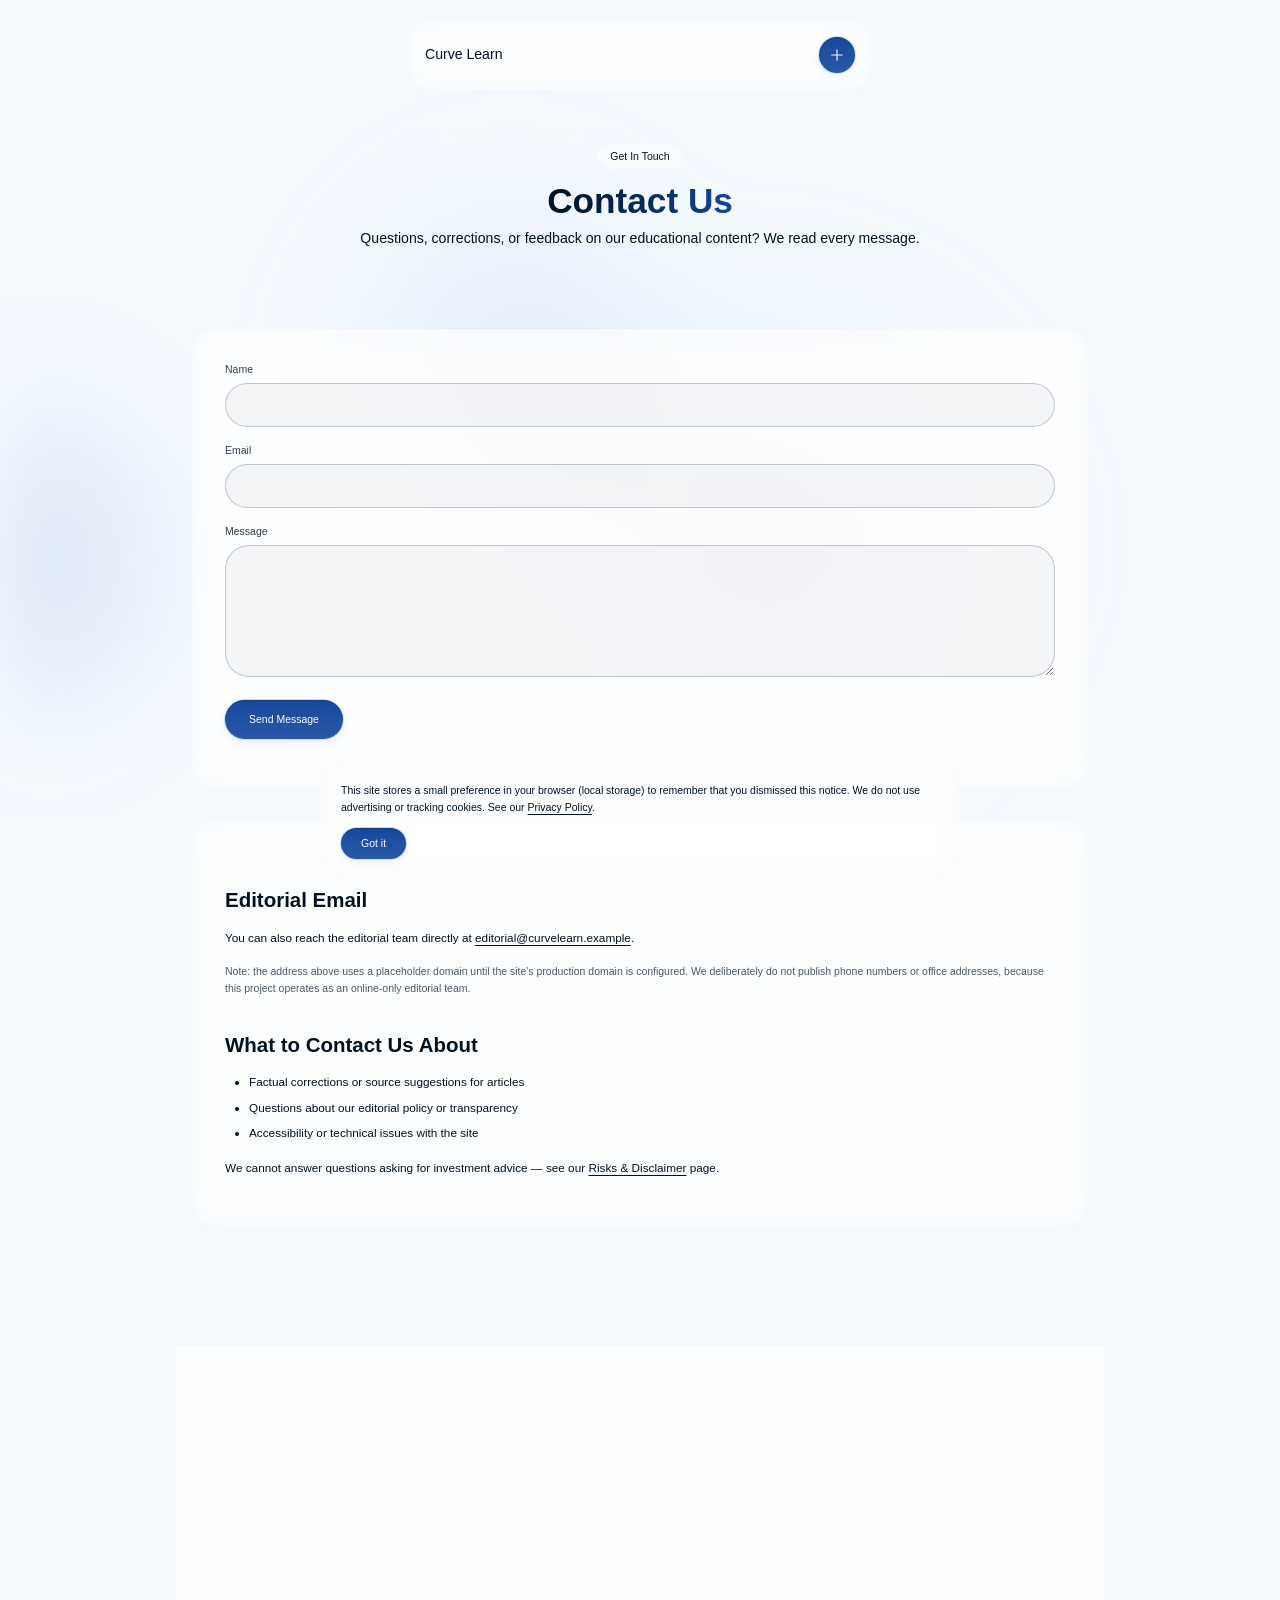
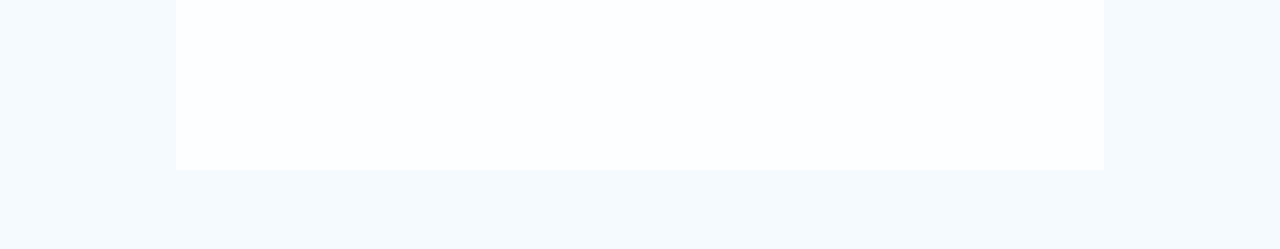
<file: contact.html>
<!DOCTYPE html>
<html lang="en">
<head>
  <meta charset="UTF-8">
  <link rel="icon" type="image/svg+xml" href="assets/img/favicon.svg">
  <meta name="viewport" content="width=device-width, initial-scale=1.0">
  <title>Contact the Curve Learn Editorial Team | Curve Learn</title>
  <meta name="description" content="Contact Curve Learn with corrections, feedback, or questions about our educational content via the contact form or editorial email.">
  <link rel="canonical" href="https://walimab247-prog.github.io/curve/contact.html">
  <meta property="og:type" content="website">
  <meta property="og:site_name" content="Curve Learn">
  <meta property="og:title" content="Contact the Curve Learn Editorial Team | Curve Learn">
  <meta property="og:description" content="Contact Curve Learn with corrections, feedback, or questions about our educational content via the contact form or editorial email.">
  <meta property="og:url" content="https://walimab247-prog.github.io/curve/contact.html">
  <meta name="twitter:card" content="summary">
  <meta name="twitter:title" content="Contact the Curve Learn Editorial Team | Curve Learn">
  <meta name="twitter:description" content="Contact Curve Learn with corrections, feedback, or questions about our educational content via the contact form or editorial email.">
  <link href="assets/css/site.css" rel="stylesheet">
  <link href="assets/css/custom.css" rel="stylesheet">
  <script src="assets/js/main.js" defer></script>
</head>
<body>
<a href="#main-content" class="skip-link card">Skip to main content</a>
<div id="root"><div class="fixed inset-0 -z-10 overflow-hidden pointer-events-none select-none blur-[40px] mask-[linear-gradient(to_bottom,transparent,black_20%,black_80%,transparent)]" aria-hidden="true"><div class="absolute opacity-[0.075]" style="background: radial-gradient(circle at center, var(--color-background-accent) 0, transparent 50%); mix-blend-mode: hard-light; width: 80%; height: 80%; top: calc(20%); left: calc(20%); animation: 20s infinite floating-move-vertical;"></div><div class="absolute opacity-[0.125]" style="background: radial-gradient(circle at center, var(--color-accent) 0, transparent 50%); mix-blend-mode: hard-light; width: 80%; height: 80%; top: calc(20%); left: calc(20%); transform-origin: calc(50% - 400px) center 0px; animation: 20s infinite reverse floating-move-in-circle;"></div><div class="absolute opacity-[0.125]" style="background: radial-gradient(circle at center, var(--color-primary-cta) 0, transparent 50%); mix-blend-mode: hard-light; width: 60%; height: 60%; top: calc(10% + 200px); left: calc(10% - 500px); transform-origin: calc(50% + 400px) center 0px; animation: 30s linear infinite floating-move-in-circle;"></div><div class="absolute opacity-[0.15]" style="background: radial-gradient(circle at center, var(--color-background-accent) 0, transparent 50%); mix-blend-mode: hard-light; width: 60%; height: 60%; top: calc(10%); left: calc(10%); transform-origin: calc(50% - 200px) center 0px; animation: 30s infinite floating-move-horizontal;"></div></div><nav data-section="navbar" class="fixed z-1000 top-5 left-1/2 -translate-x-1/2 w-content-width">
  <div class="mx-auto w-full md:w-1/2 overflow-hidden rounded backdrop-blur-sm card">
    <div class="relative z-10 flex items-center justify-between gap-3 xl:gap-4 2xl:gap-5 p-3 xl:p-4 2xl:p-5">
      <a href="index.html" class="text-xl font-medium text-foreground">Curve Learn</a>
      <button type="button" aria-label="Toggle navigation menu" aria-expanded="false" aria-controls="nav-menu"
        class="flex items-center justify-center shrink-0 size-9 rounded cursor-pointer primary-button nav-toggle"><svg xmlns="http://www.w3.org/2000/svg" width="24" height="24" viewBox="0 0 24 24" fill="none" stroke="currentColor" stroke-width="1.5" stroke-linecap="round" stroke-linejoin="round" class="lucide lucide-plus w-1/2 h-1/2 text-primary-cta-text" aria-hidden="true"><path d="M5 12h14"></path><path d="M12 5v14"></path></svg></button>
    </div>
    <div id="nav-menu" class="nav-menu relative z-10 p-3 xl:p-4 2xl:p-5 pt-0"><a href="index.html">Home</a><a href="how-it-works.html">How It Works</a><a href="use-cases.html">Use Cases</a><a href="news.html">News</a><a href="risks.html">Risks & Disclaimer</a><a href="faq.html">FAQ</a><a href="about.html">About</a><a href="contact.html" aria-current="page">Contact</a></div>
  </div>
</nav><main id="main-content" class="flex-grow">
<div data-section="hero"><section class="pt-36 pb-10"><div class="w-content-width mx-auto"><div class="flex flex-col items-center gap-2"><div class="px-3 py-1 mb-1 text-sm card rounded w-fit"><p>Get In Touch</p></div><h1 class="bg-gradient-to-r from-foreground to-primary-cta bg-clip-text text-transparent pb-[0.1em] -mb-[0.1em] md:max-w-8/10 text-5xl 2xl:text-6xl leading-[1.15] font-semibold text-center text-balance">Contact Us</h1><p class="md:max-w-7/10 text-lg md:text-xl leading-snug text-center text-balance">Questions, corrections, or feedback on our educational content? We read every message.</p></div></div></section></div>
<section class="py-10" aria-label="Contact form">
  <div class="w-content-width mx-auto max-w-4xl flex flex-col gap-8">
    <div class="card rounded p-8 flex flex-col gap-5">
      <form id="contact-form" novalidate class="flex flex-col gap-4">
        <div><label for="cf-name" class="form-label">Name</label>
          <input id="cf-name" name="name" type="text" class="form-input" autocomplete="name" required></div>
        <div><label for="cf-email" class="form-label">Email</label>
          <input id="cf-email" name="email" type="email" class="form-input" autocomplete="email" required></div>
        <div><label for="cf-message" class="form-label">Message</label>
          <textarea id="cf-message" name="message" rows="6" class="form-input" required></textarea></div>
        <button type="submit" class="primary-button text-primary-cta-text text-sm rounded px-6 py-3 w-fit cursor-pointer">Send Message</button>
        <p id="contact-status" class="text-sm" role="status" aria-live="polite"></p>
      </form>
    </div>
    <div class="card rounded p-8 prose text-base">
      <h2>Editorial Email</h2>
      <p>You can also reach the editorial team directly at
      <a href="mailto:editorial@curvelearn.example">editorial@curvelearn.example</a>.</p>
      <p class="text-sm opacity-70">Note: the address above uses a placeholder domain until the site's production
      domain is configured. We deliberately do not publish phone numbers or office addresses, because this project
      operates as an online-only editorial team.</p>
      <h2>What to Contact Us About</h2>
      <ul>
        <li>Factual corrections or source suggestions for articles</li>
        <li>Questions about our editorial policy or transparency</li>
        <li>Accessibility or technical issues with the site</li>
      </ul>
      <p>We cannot answer questions asking for investment advice — see our <a href="risks.html">Risks &amp; Disclaimer</a> page.</p>
    </div>
  </div>
</section>
</main><footer data-section="footer" aria-label="Site footer" class="w-full py-20">
  <div class="w-content-width mx-auto p-10 rounded-lg card">
    <div class="flex flex-col md:flex-row gap-10 md:gap-0 justify-between items-start mb-10">
      <div class="flex flex-col gap-3" style="max-width: 22rem;">
        <h2 class="text-4xl font-semibold">Curve Learn</h2>
        <p class="text-sm opacity-70 leading-relaxed">An independent educational resource about the Curve protocol,
        decentralized oracles, and DeFi infrastructure. We do not sell tokens, offer financial products, or provide
        investment advice.</p>
      </div>
      <div class="w-full md:w-fit flex flex-wrap gap-y-10 md:gap-12">
        <div class="w-1/2 md:w-auto flex flex-col items-start gap-3">
          <h3 class="text-sm opacity-50 truncate">Learn</h3>
          <a href="how-it-works.html" class="text-base hover:opacity-75 transition-opacity">How It Works</a>
          <a href="use-cases.html" class="text-base hover:opacity-75 transition-opacity">Use Cases</a>
          <a href="news.html" class="text-base hover:opacity-75 transition-opacity">News</a>
          <a href="faq.html" class="text-base hover:opacity-75 transition-opacity">FAQ</a>
        </div>
        <div class="w-1/2 md:w-auto flex flex-col items-start gap-3">
          <h3 class="text-sm opacity-50 truncate">Company</h3>
          <a href="about.html" class="text-base hover:opacity-75 transition-opacity">About</a>
          <a href="contact.html" class="text-base hover:opacity-75 transition-opacity">Contact</a>
        </div>
        <div class="w-1/2 md:w-auto flex flex-col items-start gap-3">
          <h3 class="text-sm opacity-50 truncate">Legal</h3>
          <a href="privacy.html" class="text-base hover:opacity-75 transition-opacity">Privacy Policy</a>
          <a href="terms.html" class="text-base hover:opacity-75 transition-opacity">Terms of Use</a>
          <a href="risk-disclosure.html" class="text-base hover:opacity-75 transition-opacity">Risk Disclosure</a>
        </div>
      </div>
    </div>
    <div class="mb-10"><div class="notice" role="note"><strong>Risk warning:</strong> Cryptocurrencies and DeFi protocols are highly volatile and involve significant risk, including the possible loss of all funds. This material is for informational and educational purposes only and does not constitute investment advice, financial advice, trading advice, or a recommendation to buy or sell any asset. Always do your own research and consult a qualified professional before making financial decisions.</div></div>
    <div class="flex flex-col md:flex-row gap-4 items-start md:items-center justify-between pt-8 border-t border-foreground/20">
      <span class="text-sm opacity-50">© 2026 Curve Learn. All rights reserved. Independent educational project — not affiliated with Curve Finance.</span>
      <div class="flex items-center gap-3">
        <a href="privacy.html" class="text-sm opacity-50 hover:opacity-75 transition-opacity">Privacy Policy</a>
        <a href="terms.html" class="text-sm opacity-50 hover:opacity-75 transition-opacity">Terms</a>
        <a href="risk-disclosure.html" class="text-sm opacity-50 hover:opacity-75 transition-opacity">Risk Disclaimer</a>
        <a href="contact.html" class="text-sm opacity-50 hover:opacity-75 transition-opacity">Contact</a>
      </div>
    </div>
  </div>
</footer><div id="cookie-banner" class="cookie-banner" role="dialog" aria-label="Cookie notice">
  <div class="card rounded p-5 flex flex-col gap-3">
    <p class="text-sm leading-relaxed">This site stores a small preference in your browser (local storage) to remember
    that you dismissed this notice. We do not use advertising or tracking cookies. See our
    <a href="privacy.html" class="text-link">Privacy Policy</a>.</p>
    <button id="cookie-accept" type="button" class="primary-button text-primary-cta-text text-sm rounded px-5 py-2 w-fit cursor-pointer">Got it</button>
  </div>
</div></div>
</body></html>
</file>
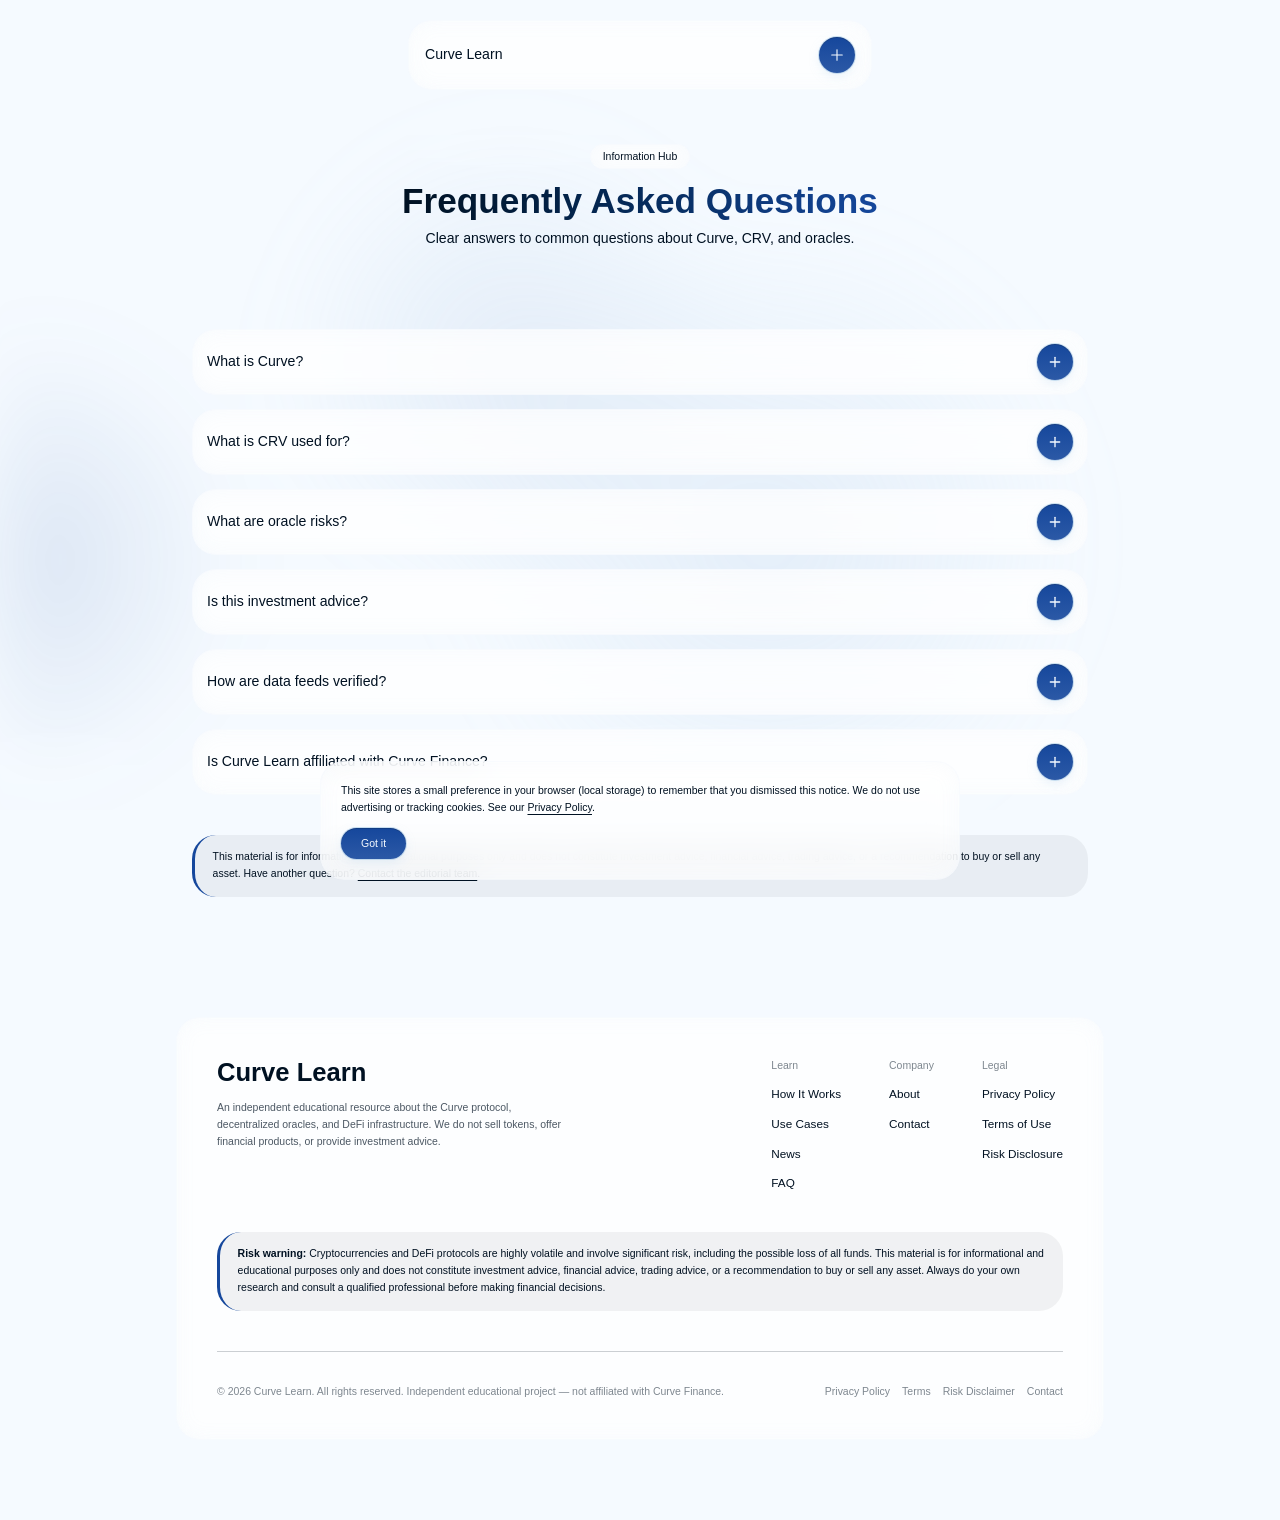
<file: faq.html>
<!DOCTYPE html>
<html lang="en">
<head>
  <meta charset="UTF-8">
  <link rel="icon" type="image/svg+xml" href="assets/img/favicon.svg">
  <meta name="viewport" content="width=device-width, initial-scale=1.0">
  <title>FAQ: Curve, CRV, and Oracle Basics | Curve Learn</title>
  <meta name="description" content="Answers to frequently asked questions: what Curve is, what CRV is used for, what oracle risks exist, and why this site is not investment advice.">
  <link rel="canonical" href="https://walimab247-prog.github.io/curve/faq.html">
  <meta property="og:type" content="website">
  <meta property="og:site_name" content="Curve Learn">
  <meta property="og:title" content="FAQ: Curve, CRV, and Oracle Basics | Curve Learn">
  <meta property="og:description" content="Answers to frequently asked questions: what Curve is, what CRV is used for, what oracle risks exist, and why this site is not investment advice.">
  <meta property="og:url" content="https://walimab247-prog.github.io/curve/faq.html">
  <meta name="twitter:card" content="summary">
  <meta name="twitter:title" content="FAQ: Curve, CRV, and Oracle Basics | Curve Learn">
  <meta name="twitter:description" content="Answers to frequently asked questions: what Curve is, what CRV is used for, what oracle risks exist, and why this site is not investment advice.">
  <link href="assets/css/site.css" rel="stylesheet">
  <link href="assets/css/custom.css" rel="stylesheet">
  <script src="assets/js/main.js" defer></script>
<script type="application/ld+json">{"@context":"https://schema.org","@type":"FAQPage","mainEntity":[{"@type":"Question","name":"What is Curve?","acceptedAnswer":{"@type":"Answer","text":"Curve is a decentralized exchange protocol optimized for trading between assets of similar value, such as stablecoins. It runs on Ethereum and several other blockchains and is governed by holders of its native token through an on-chain voting system."}},{"@type":"Question","name":"What is CRV used for?","acceptedAnswer":{"@type":"Answer","text":"CRV is the protocol's governance token. Holders can lock it to vote on protocol parameters and the distribution of incentives. It is a utility and governance instrument within the ecosystem — this site does not evaluate it as an investment."}},{"@type":"Question","name":"What are oracle risks?","acceptedAnswer":{"@type":"Answer","text":"The main risks are data manipulation (an attacker distorting the value a feed reports), stale data (feeds not updating in time during volatile markets), and centralization (too few independent operators or sources). Each can cause dependent contracts to act on incorrect information."}},{"@type":"Question","name":"Is this investment advice?","acceptedAnswer":{"@type":"Answer","text":"No. All content on Curve Learn is educational and informational. We do not provide investment, financial, legal, or tax advice, and nothing here is a recommendation to buy, sell, or hold any asset."}},{"@type":"Question","name":"How are data feeds verified?","acceptedAnswer":{"@type":"Answer","text":"Typical designs aggregate values from many independent sources and operators, discard outliers, apply time-weighted averaging, and enforce on-chain freshness and deviation checks before contracts consume the data."}},{"@type":"Question","name":"Is Curve Learn affiliated with Curve Finance?","acceptedAnswer":{"@type":"Answer","text":"No. Curve Learn is an independent educational project. For official information, always consult the protocol's own documentation and governance forum."}}]}</script>
</head>
<body>
<a href="#main-content" class="skip-link card">Skip to main content</a>
<div id="root"><div class="fixed inset-0 -z-10 overflow-hidden pointer-events-none select-none blur-[40px] mask-[linear-gradient(to_bottom,transparent,black_20%,black_80%,transparent)]" aria-hidden="true"><div class="absolute opacity-[0.075]" style="background: radial-gradient(circle at center, var(--color-background-accent) 0, transparent 50%); mix-blend-mode: hard-light; width: 80%; height: 80%; top: calc(20%); left: calc(20%); animation: 20s infinite floating-move-vertical;"></div><div class="absolute opacity-[0.125]" style="background: radial-gradient(circle at center, var(--color-accent) 0, transparent 50%); mix-blend-mode: hard-light; width: 80%; height: 80%; top: calc(20%); left: calc(20%); transform-origin: calc(50% - 400px) center 0px; animation: 20s infinite reverse floating-move-in-circle;"></div><div class="absolute opacity-[0.125]" style="background: radial-gradient(circle at center, var(--color-primary-cta) 0, transparent 50%); mix-blend-mode: hard-light; width: 60%; height: 60%; top: calc(10% + 200px); left: calc(10% - 500px); transform-origin: calc(50% + 400px) center 0px; animation: 30s linear infinite floating-move-in-circle;"></div><div class="absolute opacity-[0.15]" style="background: radial-gradient(circle at center, var(--color-background-accent) 0, transparent 50%); mix-blend-mode: hard-light; width: 60%; height: 60%; top: calc(10%); left: calc(10%); transform-origin: calc(50% - 200px) center 0px; animation: 30s infinite floating-move-horizontal;"></div></div><nav data-section="navbar" class="fixed z-1000 top-5 left-1/2 -translate-x-1/2 w-content-width">
  <div class="mx-auto w-full md:w-1/2 overflow-hidden rounded backdrop-blur-sm card">
    <div class="relative z-10 flex items-center justify-between gap-3 xl:gap-4 2xl:gap-5 p-3 xl:p-4 2xl:p-5">
      <a href="index.html" class="text-xl font-medium text-foreground">Curve Learn</a>
      <button type="button" aria-label="Toggle navigation menu" aria-expanded="false" aria-controls="nav-menu"
        class="flex items-center justify-center shrink-0 size-9 rounded cursor-pointer primary-button nav-toggle"><svg xmlns="http://www.w3.org/2000/svg" width="24" height="24" viewBox="0 0 24 24" fill="none" stroke="currentColor" stroke-width="1.5" stroke-linecap="round" stroke-linejoin="round" class="lucide lucide-plus w-1/2 h-1/2 text-primary-cta-text" aria-hidden="true"><path d="M5 12h14"></path><path d="M12 5v14"></path></svg></button>
    </div>
    <div id="nav-menu" class="nav-menu relative z-10 p-3 xl:p-4 2xl:p-5 pt-0"><a href="index.html">Home</a><a href="how-it-works.html">How It Works</a><a href="use-cases.html">Use Cases</a><a href="news.html">News</a><a href="risks.html">Risks & Disclaimer</a><a href="faq.html" aria-current="page">FAQ</a><a href="about.html">About</a><a href="contact.html">Contact</a></div>
  </div>
</nav><main id="main-content" class="flex-grow">
<div data-section="hero"><section class="pt-36 pb-10"><div class="w-content-width mx-auto"><div class="flex flex-col items-center gap-2"><div class="px-3 py-1 mb-1 text-sm card rounded w-fit"><p>Information Hub</p></div><h1 class="bg-gradient-to-r from-foreground to-primary-cta bg-clip-text text-transparent pb-[0.1em] -mb-[0.1em] md:max-w-8/10 text-5xl 2xl:text-6xl leading-[1.15] font-semibold text-center text-balance">Frequently Asked Questions</h1><p class="md:max-w-7/10 text-lg md:text-xl leading-snug text-center text-balance">Clear answers to common questions about Curve, CRV, and oracles.</p></div></div></section></div>
<div id="faq" data-section="faq"><section aria-label="FAQ section" class="py-10">
  <div class="w-content-width mx-auto max-w-4xl flex flex-col gap-3 xl:gap-3.5 2xl:gap-4">
    <div class="p-3 xl:p-3.5 2xl:p-4 rounded card select-none faq-item" data-open="false"><div class="flex items-center justify-between gap-3 xl:gap-3.5 2xl:gap-4 cursor-pointer faq-question" role="button" tabindex="0" aria-expanded="false"><h3 class="text-lg md:text-xl font-medium leading-snug">What is Curve?</h3><div class="flex shrink-0 items-center justify-center size-8 md:size-9 rounded primary-button"><svg xmlns="http://www.w3.org/2000/svg" width="24" height="24" viewBox="0 0 24 24" fill="none" stroke="currentColor" stroke-width="2" stroke-linecap="round" stroke-linejoin="round" class="lucide lucide-plus size-3.5 md:size-4 text-primary-cta-text faq-icon" aria-hidden="true"><path d="M5 12h14"></path><path d="M12 5v14"></path></svg></div></div><div class="faq-answer"><div><p class="text-base leading-relaxed opacity-80 pt-3">Curve is a decentralized exchange protocol optimized for trading between assets of similar value, such as stablecoins. It runs on Ethereum and several other blockchains and is governed by holders of its native token through an on-chain voting system.</p></div></div></div><div class="p-3 xl:p-3.5 2xl:p-4 rounded card select-none faq-item" data-open="false"><div class="flex items-center justify-between gap-3 xl:gap-3.5 2xl:gap-4 cursor-pointer faq-question" role="button" tabindex="0" aria-expanded="false"><h3 class="text-lg md:text-xl font-medium leading-snug">What is CRV used for?</h3><div class="flex shrink-0 items-center justify-center size-8 md:size-9 rounded primary-button"><svg xmlns="http://www.w3.org/2000/svg" width="24" height="24" viewBox="0 0 24 24" fill="none" stroke="currentColor" stroke-width="2" stroke-linecap="round" stroke-linejoin="round" class="lucide lucide-plus size-3.5 md:size-4 text-primary-cta-text faq-icon" aria-hidden="true"><path d="M5 12h14"></path><path d="M12 5v14"></path></svg></div></div><div class="faq-answer"><div><p class="text-base leading-relaxed opacity-80 pt-3">CRV is the protocol's governance token. Holders can lock it to vote on protocol parameters and the distribution of incentives. It is a utility and governance instrument within the ecosystem — this site does not evaluate it as an investment.</p></div></div></div><div class="p-3 xl:p-3.5 2xl:p-4 rounded card select-none faq-item" data-open="false"><div class="flex items-center justify-between gap-3 xl:gap-3.5 2xl:gap-4 cursor-pointer faq-question" role="button" tabindex="0" aria-expanded="false"><h3 class="text-lg md:text-xl font-medium leading-snug">What are oracle risks?</h3><div class="flex shrink-0 items-center justify-center size-8 md:size-9 rounded primary-button"><svg xmlns="http://www.w3.org/2000/svg" width="24" height="24" viewBox="0 0 24 24" fill="none" stroke="currentColor" stroke-width="2" stroke-linecap="round" stroke-linejoin="round" class="lucide lucide-plus size-3.5 md:size-4 text-primary-cta-text faq-icon" aria-hidden="true"><path d="M5 12h14"></path><path d="M12 5v14"></path></svg></div></div><div class="faq-answer"><div><p class="text-base leading-relaxed opacity-80 pt-3">The main risks are data manipulation (an attacker distorting the value a feed reports), stale data (feeds not updating in time during volatile markets), and centralization (too few independent operators or sources). Each can cause dependent contracts to act on incorrect information.</p></div></div></div><div class="p-3 xl:p-3.5 2xl:p-4 rounded card select-none faq-item" data-open="false"><div class="flex items-center justify-between gap-3 xl:gap-3.5 2xl:gap-4 cursor-pointer faq-question" role="button" tabindex="0" aria-expanded="false"><h3 class="text-lg md:text-xl font-medium leading-snug">Is this investment advice?</h3><div class="flex shrink-0 items-center justify-center size-8 md:size-9 rounded primary-button"><svg xmlns="http://www.w3.org/2000/svg" width="24" height="24" viewBox="0 0 24 24" fill="none" stroke="currentColor" stroke-width="2" stroke-linecap="round" stroke-linejoin="round" class="lucide lucide-plus size-3.5 md:size-4 text-primary-cta-text faq-icon" aria-hidden="true"><path d="M5 12h14"></path><path d="M12 5v14"></path></svg></div></div><div class="faq-answer"><div><p class="text-base leading-relaxed opacity-80 pt-3">No. All content on Curve Learn is educational and informational. We do not provide investment, financial, legal, or tax advice, and nothing here is a recommendation to buy, sell, or hold any asset.</p></div></div></div><div class="p-3 xl:p-3.5 2xl:p-4 rounded card select-none faq-item" data-open="false"><div class="flex items-center justify-between gap-3 xl:gap-3.5 2xl:gap-4 cursor-pointer faq-question" role="button" tabindex="0" aria-expanded="false"><h3 class="text-lg md:text-xl font-medium leading-snug">How are data feeds verified?</h3><div class="flex shrink-0 items-center justify-center size-8 md:size-9 rounded primary-button"><svg xmlns="http://www.w3.org/2000/svg" width="24" height="24" viewBox="0 0 24 24" fill="none" stroke="currentColor" stroke-width="2" stroke-linecap="round" stroke-linejoin="round" class="lucide lucide-plus size-3.5 md:size-4 text-primary-cta-text faq-icon" aria-hidden="true"><path d="M5 12h14"></path><path d="M12 5v14"></path></svg></div></div><div class="faq-answer"><div><p class="text-base leading-relaxed opacity-80 pt-3">Typical designs aggregate values from many independent sources and operators, discard outliers, apply time-weighted averaging, and enforce on-chain freshness and deviation checks before contracts consume the data.</p></div></div></div><div class="p-3 xl:p-3.5 2xl:p-4 rounded card select-none faq-item" data-open="false"><div class="flex items-center justify-between gap-3 xl:gap-3.5 2xl:gap-4 cursor-pointer faq-question" role="button" tabindex="0" aria-expanded="false"><h3 class="text-lg md:text-xl font-medium leading-snug">Is Curve Learn affiliated with Curve Finance?</h3><div class="flex shrink-0 items-center justify-center size-8 md:size-9 rounded primary-button"><svg xmlns="http://www.w3.org/2000/svg" width="24" height="24" viewBox="0 0 24 24" fill="none" stroke="currentColor" stroke-width="2" stroke-linecap="round" stroke-linejoin="round" class="lucide lucide-plus size-3.5 md:size-4 text-primary-cta-text faq-icon" aria-hidden="true"><path d="M5 12h14"></path><path d="M12 5v14"></path></svg></div></div><div class="faq-answer"><div><p class="text-base leading-relaxed opacity-80 pt-3">No. Curve Learn is an independent educational project. For official information, always consult the protocol's own documentation and governance forum.</p></div></div></div>
  </div>
  <div class="w-content-width mx-auto max-w-4xl mt-10"><div class="notice" role="note">This material is for informational and educational purposes only and does not constitute investment advice, financial advice, trading advice, or a recommendation to buy or sell any asset. Have another question? <a href="contact.html" class="text-link">Contact the editorial team</a>.</div></div>
</section></div>
</main><footer data-section="footer" aria-label="Site footer" class="w-full py-20">
  <div class="w-content-width mx-auto p-10 rounded-lg card">
    <div class="flex flex-col md:flex-row gap-10 md:gap-0 justify-between items-start mb-10">
      <div class="flex flex-col gap-3" style="max-width: 22rem;">
        <h2 class="text-4xl font-semibold">Curve Learn</h2>
        <p class="text-sm opacity-70 leading-relaxed">An independent educational resource about the Curve protocol,
        decentralized oracles, and DeFi infrastructure. We do not sell tokens, offer financial products, or provide
        investment advice.</p>
      </div>
      <div class="w-full md:w-fit flex flex-wrap gap-y-10 md:gap-12">
        <div class="w-1/2 md:w-auto flex flex-col items-start gap-3">
          <h3 class="text-sm opacity-50 truncate">Learn</h3>
          <a href="how-it-works.html" class="text-base hover:opacity-75 transition-opacity">How It Works</a>
          <a href="use-cases.html" class="text-base hover:opacity-75 transition-opacity">Use Cases</a>
          <a href="news.html" class="text-base hover:opacity-75 transition-opacity">News</a>
          <a href="faq.html" class="text-base hover:opacity-75 transition-opacity">FAQ</a>
        </div>
        <div class="w-1/2 md:w-auto flex flex-col items-start gap-3">
          <h3 class="text-sm opacity-50 truncate">Company</h3>
          <a href="about.html" class="text-base hover:opacity-75 transition-opacity">About</a>
          <a href="contact.html" class="text-base hover:opacity-75 transition-opacity">Contact</a>
        </div>
        <div class="w-1/2 md:w-auto flex flex-col items-start gap-3">
          <h3 class="text-sm opacity-50 truncate">Legal</h3>
          <a href="privacy.html" class="text-base hover:opacity-75 transition-opacity">Privacy Policy</a>
          <a href="terms.html" class="text-base hover:opacity-75 transition-opacity">Terms of Use</a>
          <a href="risk-disclosure.html" class="text-base hover:opacity-75 transition-opacity">Risk Disclosure</a>
        </div>
      </div>
    </div>
    <div class="mb-10"><div class="notice" role="note"><strong>Risk warning:</strong> Cryptocurrencies and DeFi protocols are highly volatile and involve significant risk, including the possible loss of all funds. This material is for informational and educational purposes only and does not constitute investment advice, financial advice, trading advice, or a recommendation to buy or sell any asset. Always do your own research and consult a qualified professional before making financial decisions.</div></div>
    <div class="flex flex-col md:flex-row gap-4 items-start md:items-center justify-between pt-8 border-t border-foreground/20">
      <span class="text-sm opacity-50">© 2026 Curve Learn. All rights reserved. Independent educational project — not affiliated with Curve Finance.</span>
      <div class="flex items-center gap-3">
        <a href="privacy.html" class="text-sm opacity-50 hover:opacity-75 transition-opacity">Privacy Policy</a>
        <a href="terms.html" class="text-sm opacity-50 hover:opacity-75 transition-opacity">Terms</a>
        <a href="risk-disclosure.html" class="text-sm opacity-50 hover:opacity-75 transition-opacity">Risk Disclaimer</a>
        <a href="contact.html" class="text-sm opacity-50 hover:opacity-75 transition-opacity">Contact</a>
      </div>
    </div>
  </div>
</footer><div id="cookie-banner" class="cookie-banner" role="dialog" aria-label="Cookie notice">
  <div class="card rounded p-5 flex flex-col gap-3">
    <p class="text-sm leading-relaxed">This site stores a small preference in your browser (local storage) to remember
    that you dismissed this notice. We do not use advertising or tracking cookies. See our
    <a href="privacy.html" class="text-link">Privacy Policy</a>.</p>
    <button id="cookie-accept" type="button" class="primary-button text-primary-cta-text text-sm rounded px-5 py-2 w-fit cursor-pointer">Got it</button>
  </div>
</div></div>
</body></html>
</file>
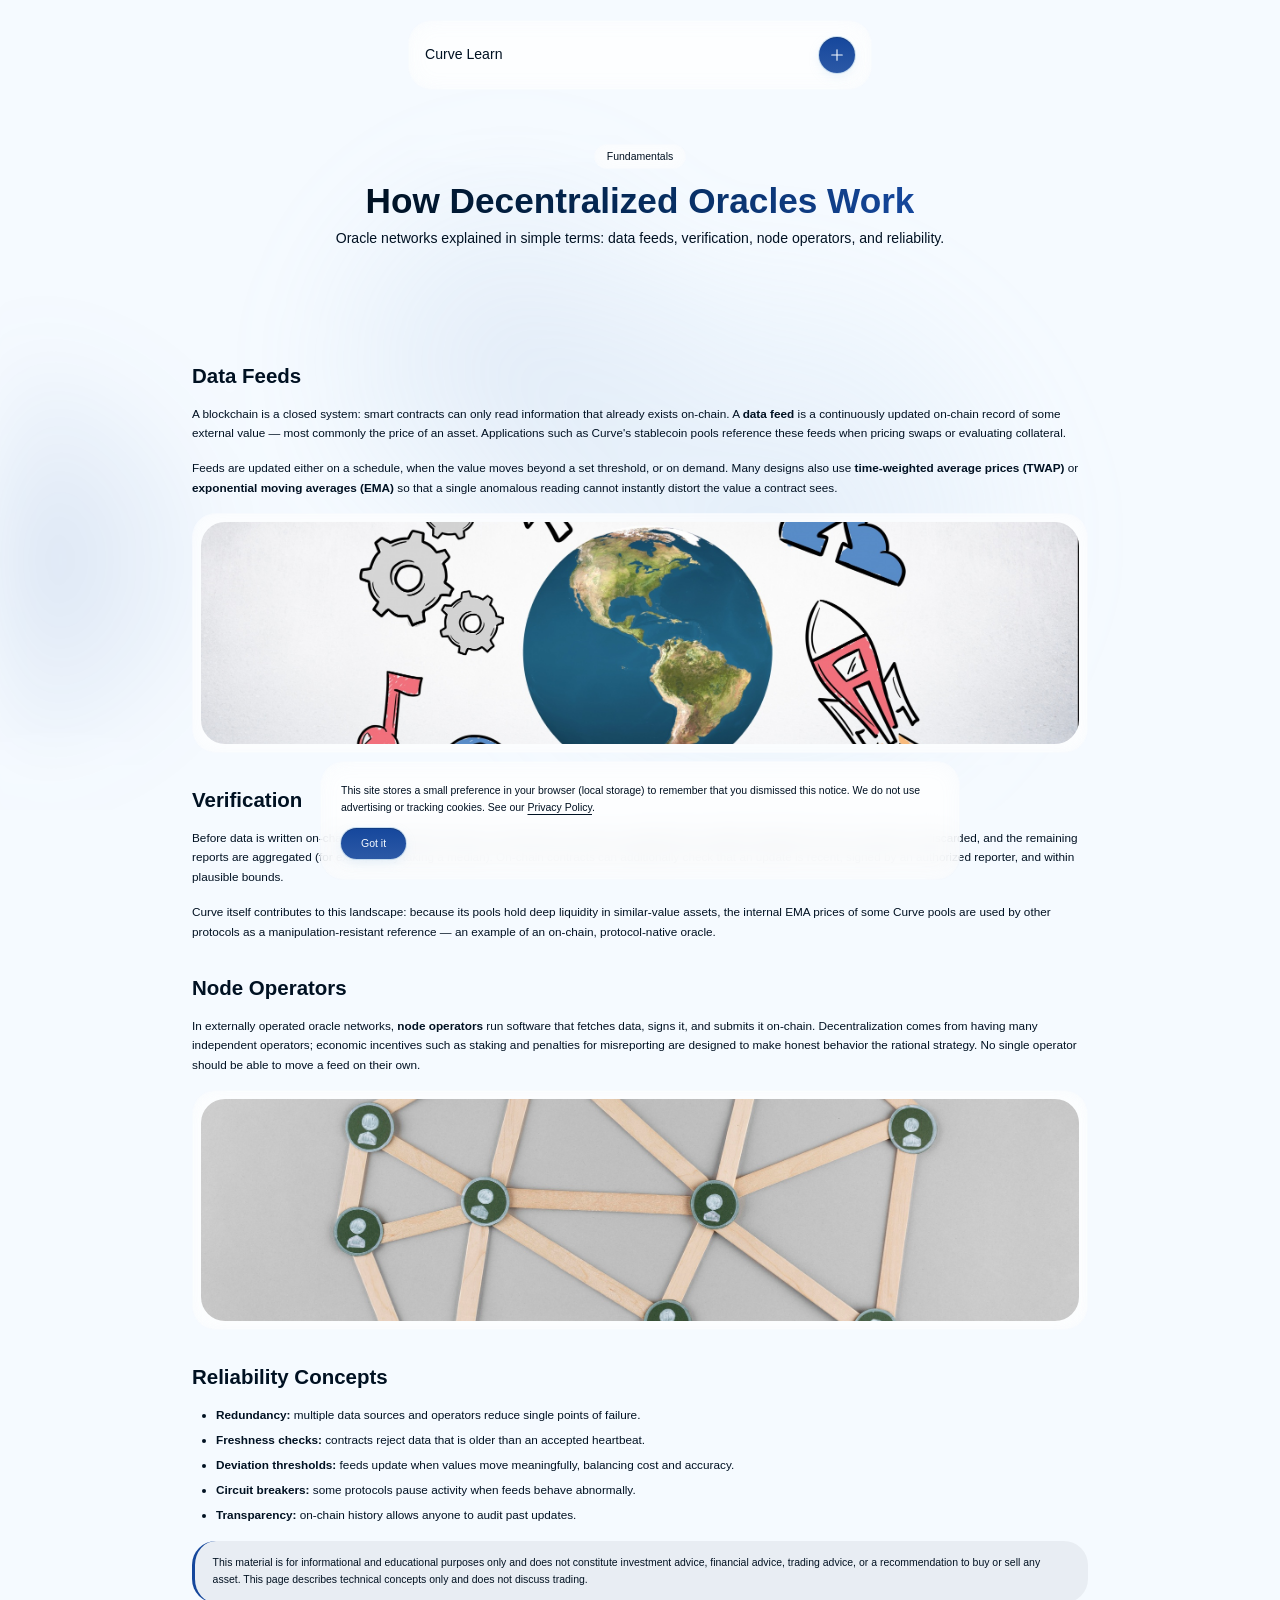
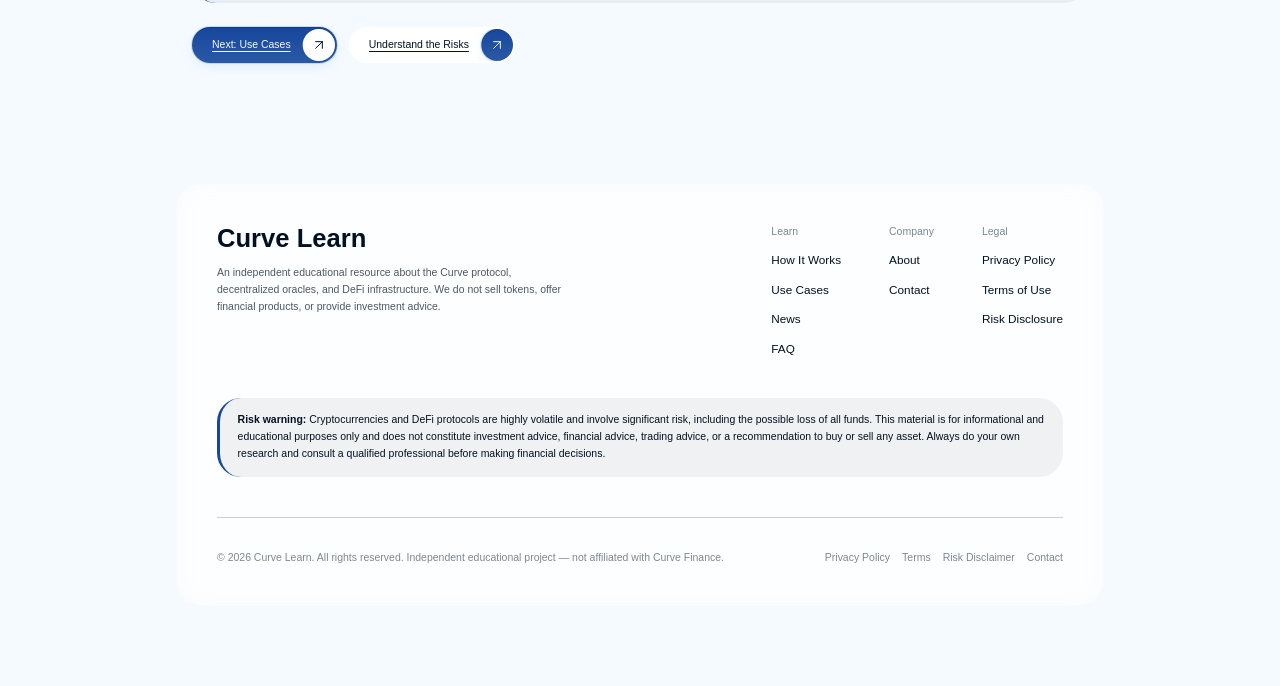
<file: how-it-works.html>
<!DOCTYPE html>
<html lang="en">
<head>
  <meta charset="UTF-8">
  <link rel="icon" type="image/svg+xml" href="assets/img/favicon.svg">
  <meta name="viewport" content="width=device-width, initial-scale=1.0">
  <title>How Decentralized Oracles Work — Data Feeds, Verification, Nodes | Curve Learn</title>
  <meta name="description" content="A plain-language explanation of oracle networks: how data feeds are built, verified, and kept reliable by independent node operators. Educational content only.">
  <link rel="canonical" href="https://walimab247-prog.github.io/curve/how-it-works.html">
  <meta property="og:type" content="website">
  <meta property="og:site_name" content="Curve Learn">
  <meta property="og:title" content="How Decentralized Oracles Work — Data Feeds, Verification, Nodes | Curve Learn">
  <meta property="og:description" content="A plain-language explanation of oracle networks: how data feeds are built, verified, and kept reliable by independent node operators. Educational content only.">
  <meta property="og:url" content="https://walimab247-prog.github.io/curve/how-it-works.html">
  <meta name="twitter:card" content="summary">
  <meta name="twitter:title" content="How Decentralized Oracles Work — Data Feeds, Verification, Nodes | Curve Learn">
  <meta name="twitter:description" content="A plain-language explanation of oracle networks: how data feeds are built, verified, and kept reliable by independent node operators. Educational content only.">
  <link href="assets/css/site.css" rel="stylesheet">
  <link href="assets/css/custom.css" rel="stylesheet">
  <script src="assets/js/main.js" defer></script>
</head>
<body>
<a href="#main-content" class="skip-link card">Skip to main content</a>
<div id="root"><div class="fixed inset-0 -z-10 overflow-hidden pointer-events-none select-none blur-[40px] mask-[linear-gradient(to_bottom,transparent,black_20%,black_80%,transparent)]" aria-hidden="true"><div class="absolute opacity-[0.075]" style="background: radial-gradient(circle at center, var(--color-background-accent) 0, transparent 50%); mix-blend-mode: hard-light; width: 80%; height: 80%; top: calc(20%); left: calc(20%); animation: 20s infinite floating-move-vertical;"></div><div class="absolute opacity-[0.125]" style="background: radial-gradient(circle at center, var(--color-accent) 0, transparent 50%); mix-blend-mode: hard-light; width: 80%; height: 80%; top: calc(20%); left: calc(20%); transform-origin: calc(50% - 400px) center 0px; animation: 20s infinite reverse floating-move-in-circle;"></div><div class="absolute opacity-[0.125]" style="background: radial-gradient(circle at center, var(--color-primary-cta) 0, transparent 50%); mix-blend-mode: hard-light; width: 60%; height: 60%; top: calc(10% + 200px); left: calc(10% - 500px); transform-origin: calc(50% + 400px) center 0px; animation: 30s linear infinite floating-move-in-circle;"></div><div class="absolute opacity-[0.15]" style="background: radial-gradient(circle at center, var(--color-background-accent) 0, transparent 50%); mix-blend-mode: hard-light; width: 60%; height: 60%; top: calc(10%); left: calc(10%); transform-origin: calc(50% - 200px) center 0px; animation: 30s infinite floating-move-horizontal;"></div></div><nav data-section="navbar" class="fixed z-1000 top-5 left-1/2 -translate-x-1/2 w-content-width">
  <div class="mx-auto w-full md:w-1/2 overflow-hidden rounded backdrop-blur-sm card">
    <div class="relative z-10 flex items-center justify-between gap-3 xl:gap-4 2xl:gap-5 p-3 xl:p-4 2xl:p-5">
      <a href="index.html" class="text-xl font-medium text-foreground">Curve Learn</a>
      <button type="button" aria-label="Toggle navigation menu" aria-expanded="false" aria-controls="nav-menu"
        class="flex items-center justify-center shrink-0 size-9 rounded cursor-pointer primary-button nav-toggle"><svg xmlns="http://www.w3.org/2000/svg" width="24" height="24" viewBox="0 0 24 24" fill="none" stroke="currentColor" stroke-width="1.5" stroke-linecap="round" stroke-linejoin="round" class="lucide lucide-plus w-1/2 h-1/2 text-primary-cta-text" aria-hidden="true"><path d="M5 12h14"></path><path d="M12 5v14"></path></svg></button>
    </div>
    <div id="nav-menu" class="nav-menu relative z-10 p-3 xl:p-4 2xl:p-5 pt-0"><a href="index.html">Home</a><a href="how-it-works.html" aria-current="page">How It Works</a><a href="use-cases.html">Use Cases</a><a href="news.html">News</a><a href="risks.html">Risks & Disclaimer</a><a href="faq.html">FAQ</a><a href="about.html">About</a><a href="contact.html">Contact</a></div>
  </div>
</nav><main id="main-content" class="flex-grow">
<div data-section="hero"><section class="pt-36 pb-10"><div class="w-content-width mx-auto"><div class="flex flex-col items-center gap-2"><div class="px-3 py-1 mb-1 text-sm card rounded w-fit"><p>Fundamentals</p></div><h1 class="bg-gradient-to-r from-foreground to-primary-cta bg-clip-text text-transparent pb-[0.1em] -mb-[0.1em] md:max-w-8/10 text-5xl 2xl:text-6xl leading-[1.15] font-semibold text-center text-balance">How Decentralized Oracles Work</h1><p class="md:max-w-7/10 text-lg md:text-xl leading-snug text-center text-balance">Oracle networks explained in simple terms: data feeds, verification, node operators, and reliability.</p></div></div></section></div>
<section class="py-10" aria-label="Oracle explanation">
  <div class="w-content-width mx-auto max-w-4xl prose text-base">
    <h2 id="data-feeds">Data Feeds</h2>
    <p>A blockchain is a closed system: smart contracts can only read information that already exists on-chain.
    A <strong>data feed</strong> is a continuously updated on-chain record of some external value — most commonly
    the price of an asset. Applications such as Curve's stablecoin pools reference these feeds when pricing swaps
    or evaluating collateral.</p>
    <p>Feeds are updated either on a schedule, when the value moves beyond a set threshold, or on demand. Many
    designs also use <strong>time-weighted average prices (TWAP)</strong> or <strong>exponential moving averages
    (EMA)</strong> so that a single anomalous reading cannot instantly distort the value a contract sees.</p>
    <div class="h-60 rounded overflow-hidden card p-2 my-6">
      <img alt="Diagram placeholder: flow of data from external sources to on-chain contracts" loading="lazy"
        class="w-full h-full object-cover rounded" src="assets/img/world-with-hand-drawn-icons_1134-404.jpg">
    </div>
    <h2 id="verification">Verification</h2>
    <p>Before data is written on-chain, oracle networks verify it in several ways: values are collected from
    multiple independent sources, outliers are discarded, and the remaining reports are aggregated (for example,
    by taking a median). On-chain contracts can additionally check that an update is recent, signed by an
    authorized reporter, and within plausible bounds.</p>
    <p>Curve itself contributes to this landscape: because its pools hold deep liquidity in similar-value assets,
    the internal EMA prices of some Curve pools are used by other protocols as a manipulation-resistant reference
    — an example of an on-chain, protocol-native oracle.</p>
    <h2 id="node-operators">Node Operators</h2>
    <p>In externally operated oracle networks, <strong>node operators</strong> run software that fetches data,
    signs it, and submits it on-chain. Decentralization comes from having many independent operators; economic
    incentives such as staking and penalties for misreporting are designed to make honest behavior the rational
    strategy. No single operator should be able to move a feed on their own.</p>
    <div class="h-60 rounded overflow-hidden card p-2 my-6">
      <img alt="Diagram placeholder: independent node operators reporting to an aggregation contract" loading="lazy"
        class="w-full h-full object-cover rounded" src="assets/img/network-concept-with-sticks_23-2148999151.jpg">
    </div>
    <h2 id="reliability">Reliability Concepts</h2>
    <ul>
      <li><strong>Redundancy:</strong> multiple data sources and operators reduce single points of failure.</li>
      <li><strong>Freshness checks:</strong> contracts reject data that is older than an accepted heartbeat.</li>
      <li><strong>Deviation thresholds:</strong> feeds update when values move meaningfully, balancing cost and accuracy.</li>
      <li><strong>Circuit breakers:</strong> some protocols pause activity when feeds behave abnormally.</li>
      <li><strong>Transparency:</strong> on-chain history allows anyone to audit past updates.</li>
    </ul>
    <div class="notice" role="note">This material is for informational and educational purposes only and does not constitute investment advice, financial advice, trading advice, or a recommendation to buy or sell any asset. This page describes technical concepts only and does not discuss trading.</div>
    <div class="flex flex-wrap gap-3 mt-6">
      <a href="use-cases.html" class="group relative flex items-center gap-3 min-w-0 w-fit max-w-full py-0.5 pl-5 pr-0.5 text-sm rounded cursor-pointer primary-button text-primary-cta-text"><span class="relative z-10 flex-1 truncate md:transition-colors md:duration-500 md:ease-out text-primary-cta-text md:group-hover:text-secondary-cta-text">Next: Use Cases</span><div class="relative z-10 flex items-center justify-center size-8 rounded text-secondary-cta-text"><svg xmlns="http://www.w3.org/2000/svg" width="24" height="24" viewBox="0 0 24 24" fill="none" stroke="currentColor" stroke-width="1.5" stroke-linecap="round" stroke-linejoin="round" class="lucide lucide-arrow-up-right size-4" aria-hidden="true"><path d="M7 7h10v10"></path><path d="M7 17 17 7"></path></svg></div><div class="absolute inset-0.5 z-0 overflow-hidden rounded pointer-events-none"><div class="h-full w-full rounded -translate-x-[calc(-100%+2rem)] md:transition-transform md:duration-500 md:ease-out md:group-hover:translate-x-0 secondary-button"></div></div></a>
      <a href="risks.html" class="group relative flex items-center gap-3 min-w-0 w-fit max-w-full py-0.5 pl-5 pr-0.5 text-sm rounded cursor-pointer secondary-button text-secondary-cta-text"><span class="relative z-10 flex-1 truncate md:transition-colors md:duration-500 md:ease-out text-secondary-cta-text md:group-hover:text-primary-cta-text">Understand the Risks</span><div class="relative z-10 flex items-center justify-center size-8 rounded text-primary-cta-text"><svg xmlns="http://www.w3.org/2000/svg" width="24" height="24" viewBox="0 0 24 24" fill="none" stroke="currentColor" stroke-width="1.5" stroke-linecap="round" stroke-linejoin="round" class="lucide lucide-arrow-up-right size-4" aria-hidden="true"><path d="M7 7h10v10"></path><path d="M7 17 17 7"></path></svg></div><div class="absolute inset-0.5 z-0 overflow-hidden rounded pointer-events-none"><div class="h-full w-full rounded -translate-x-[calc(-100%+2rem)] md:transition-transform md:duration-500 md:ease-out md:group-hover:translate-x-0 primary-button"></div></div></a>
    </div>
  </div>
</section>
</main><footer data-section="footer" aria-label="Site footer" class="w-full py-20">
  <div class="w-content-width mx-auto p-10 rounded-lg card">
    <div class="flex flex-col md:flex-row gap-10 md:gap-0 justify-between items-start mb-10">
      <div class="flex flex-col gap-3" style="max-width: 22rem;">
        <h2 class="text-4xl font-semibold">Curve Learn</h2>
        <p class="text-sm opacity-70 leading-relaxed">An independent educational resource about the Curve protocol,
        decentralized oracles, and DeFi infrastructure. We do not sell tokens, offer financial products, or provide
        investment advice.</p>
      </div>
      <div class="w-full md:w-fit flex flex-wrap gap-y-10 md:gap-12">
        <div class="w-1/2 md:w-auto flex flex-col items-start gap-3">
          <h3 class="text-sm opacity-50 truncate">Learn</h3>
          <a href="how-it-works.html" class="text-base hover:opacity-75 transition-opacity">How It Works</a>
          <a href="use-cases.html" class="text-base hover:opacity-75 transition-opacity">Use Cases</a>
          <a href="news.html" class="text-base hover:opacity-75 transition-opacity">News</a>
          <a href="faq.html" class="text-base hover:opacity-75 transition-opacity">FAQ</a>
        </div>
        <div class="w-1/2 md:w-auto flex flex-col items-start gap-3">
          <h3 class="text-sm opacity-50 truncate">Company</h3>
          <a href="about.html" class="text-base hover:opacity-75 transition-opacity">About</a>
          <a href="contact.html" class="text-base hover:opacity-75 transition-opacity">Contact</a>
        </div>
        <div class="w-1/2 md:w-auto flex flex-col items-start gap-3">
          <h3 class="text-sm opacity-50 truncate">Legal</h3>
          <a href="privacy.html" class="text-base hover:opacity-75 transition-opacity">Privacy Policy</a>
          <a href="terms.html" class="text-base hover:opacity-75 transition-opacity">Terms of Use</a>
          <a href="risk-disclosure.html" class="text-base hover:opacity-75 transition-opacity">Risk Disclosure</a>
        </div>
      </div>
    </div>
    <div class="mb-10"><div class="notice" role="note"><strong>Risk warning:</strong> Cryptocurrencies and DeFi protocols are highly volatile and involve significant risk, including the possible loss of all funds. This material is for informational and educational purposes only and does not constitute investment advice, financial advice, trading advice, or a recommendation to buy or sell any asset. Always do your own research and consult a qualified professional before making financial decisions.</div></div>
    <div class="flex flex-col md:flex-row gap-4 items-start md:items-center justify-between pt-8 border-t border-foreground/20">
      <span class="text-sm opacity-50">© 2026 Curve Learn. All rights reserved. Independent educational project — not affiliated with Curve Finance.</span>
      <div class="flex items-center gap-3">
        <a href="privacy.html" class="text-sm opacity-50 hover:opacity-75 transition-opacity">Privacy Policy</a>
        <a href="terms.html" class="text-sm opacity-50 hover:opacity-75 transition-opacity">Terms</a>
        <a href="risk-disclosure.html" class="text-sm opacity-50 hover:opacity-75 transition-opacity">Risk Disclaimer</a>
        <a href="contact.html" class="text-sm opacity-50 hover:opacity-75 transition-opacity">Contact</a>
      </div>
    </div>
  </div>
</footer><div id="cookie-banner" class="cookie-banner" role="dialog" aria-label="Cookie notice">
  <div class="card rounded p-5 flex flex-col gap-3">
    <p class="text-sm leading-relaxed">This site stores a small preference in your browser (local storage) to remember
    that you dismissed this notice. We do not use advertising or tracking cookies. See our
    <a href="privacy.html" class="text-link">Privacy Policy</a>.</p>
    <button id="cookie-accept" type="button" class="primary-button text-primary-cta-text text-sm rounded px-5 py-2 w-fit cursor-pointer">Got it</button>
  </div>
</div></div>
</body></html>
</file>
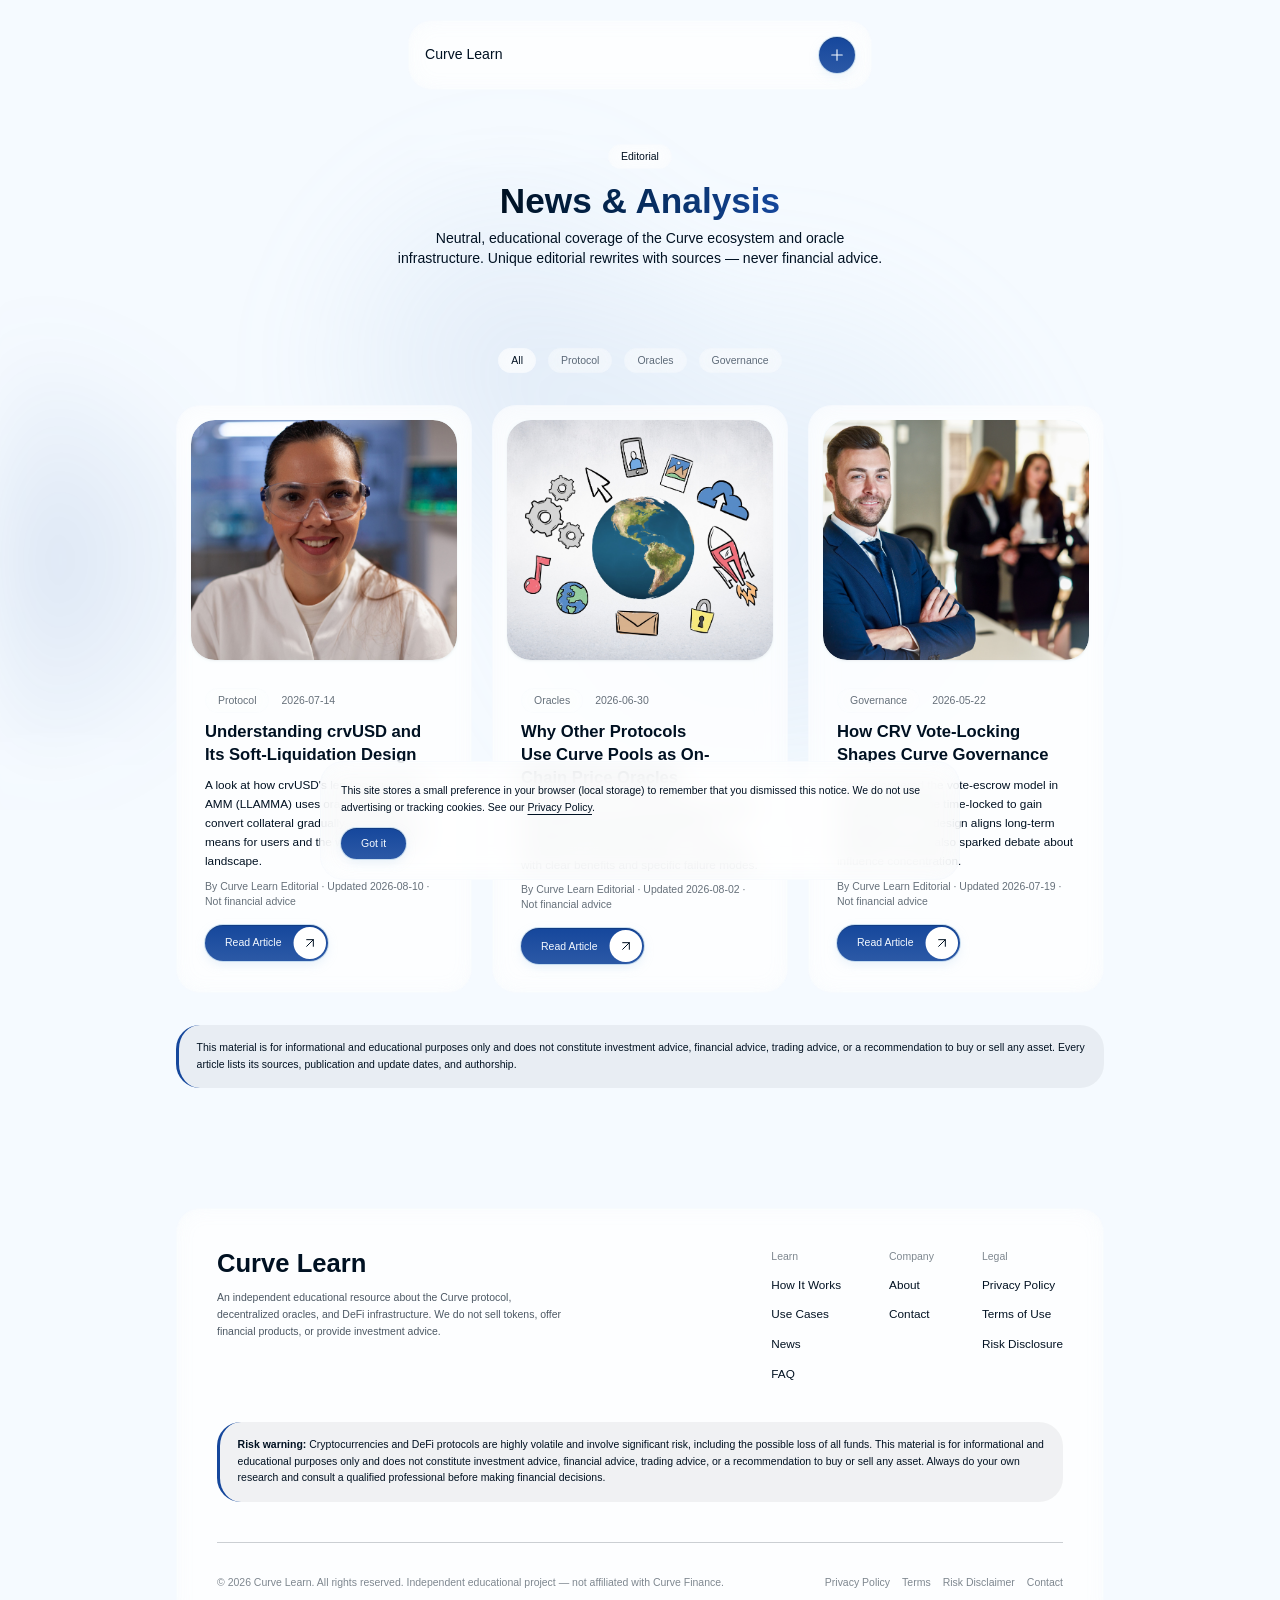
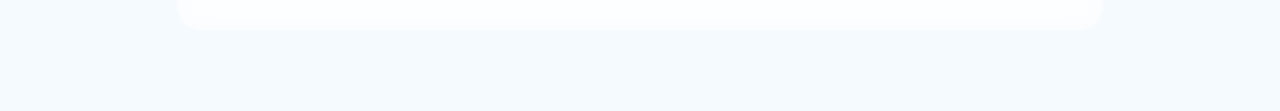
<file: news.html>
<!DOCTYPE html>
<html lang="en">
<head>
  <meta charset="UTF-8">
  <link rel="icon" type="image/svg+xml" href="assets/img/favicon.svg">
  <meta name="viewport" content="width=device-width, initial-scale=1.0">
  <title>News & Analysis on Curve and Oracle Infrastructure | Curve Learn</title>
  <meta name="description" content="Editorial news and analysis about the Curve ecosystem, crvUSD, governance, and oracle design — neutral, sourced, and educational. Not financial advice.">
  <link rel="canonical" href="https://walimab247-prog.github.io/curve/news.html">
  <meta property="og:type" content="website">
  <meta property="og:site_name" content="Curve Learn">
  <meta property="og:title" content="News & Analysis on Curve and Oracle Infrastructure | Curve Learn">
  <meta property="og:description" content="Editorial news and analysis about the Curve ecosystem, crvUSD, governance, and oracle design — neutral, sourced, and educational. Not financial advice.">
  <meta property="og:url" content="https://walimab247-prog.github.io/curve/news.html">
  <meta name="twitter:card" content="summary">
  <meta name="twitter:title" content="News & Analysis on Curve and Oracle Infrastructure | Curve Learn">
  <meta name="twitter:description" content="Editorial news and analysis about the Curve ecosystem, crvUSD, governance, and oracle design — neutral, sourced, and educational. Not financial advice.">
  <link href="assets/css/site.css" rel="stylesheet">
  <link href="assets/css/custom.css" rel="stylesheet">
  <script src="assets/js/main.js" defer></script>
</head>
<body>
<a href="#main-content" class="skip-link card">Skip to main content</a>
<div id="root"><div class="fixed inset-0 -z-10 overflow-hidden pointer-events-none select-none blur-[40px] mask-[linear-gradient(to_bottom,transparent,black_20%,black_80%,transparent)]" aria-hidden="true"><div class="absolute opacity-[0.075]" style="background: radial-gradient(circle at center, var(--color-background-accent) 0, transparent 50%); mix-blend-mode: hard-light; width: 80%; height: 80%; top: calc(20%); left: calc(20%); animation: 20s infinite floating-move-vertical;"></div><div class="absolute opacity-[0.125]" style="background: radial-gradient(circle at center, var(--color-accent) 0, transparent 50%); mix-blend-mode: hard-light; width: 80%; height: 80%; top: calc(20%); left: calc(20%); transform-origin: calc(50% - 400px) center 0px; animation: 20s infinite reverse floating-move-in-circle;"></div><div class="absolute opacity-[0.125]" style="background: radial-gradient(circle at center, var(--color-primary-cta) 0, transparent 50%); mix-blend-mode: hard-light; width: 60%; height: 60%; top: calc(10% + 200px); left: calc(10% - 500px); transform-origin: calc(50% + 400px) center 0px; animation: 30s linear infinite floating-move-in-circle;"></div><div class="absolute opacity-[0.15]" style="background: radial-gradient(circle at center, var(--color-background-accent) 0, transparent 50%); mix-blend-mode: hard-light; width: 60%; height: 60%; top: calc(10%); left: calc(10%); transform-origin: calc(50% - 200px) center 0px; animation: 30s infinite floating-move-horizontal;"></div></div><nav data-section="navbar" class="fixed z-1000 top-5 left-1/2 -translate-x-1/2 w-content-width">
  <div class="mx-auto w-full md:w-1/2 overflow-hidden rounded backdrop-blur-sm card">
    <div class="relative z-10 flex items-center justify-between gap-3 xl:gap-4 2xl:gap-5 p-3 xl:p-4 2xl:p-5">
      <a href="index.html" class="text-xl font-medium text-foreground">Curve Learn</a>
      <button type="button" aria-label="Toggle navigation menu" aria-expanded="false" aria-controls="nav-menu"
        class="flex items-center justify-center shrink-0 size-9 rounded cursor-pointer primary-button nav-toggle"><svg xmlns="http://www.w3.org/2000/svg" width="24" height="24" viewBox="0 0 24 24" fill="none" stroke="currentColor" stroke-width="1.5" stroke-linecap="round" stroke-linejoin="round" class="lucide lucide-plus w-1/2 h-1/2 text-primary-cta-text" aria-hidden="true"><path d="M5 12h14"></path><path d="M12 5v14"></path></svg></button>
    </div>
    <div id="nav-menu" class="nav-menu relative z-10 p-3 xl:p-4 2xl:p-5 pt-0"><a href="index.html">Home</a><a href="how-it-works.html">How It Works</a><a href="use-cases.html">Use Cases</a><a href="news.html" aria-current="page">News</a><a href="risks.html">Risks & Disclaimer</a><a href="faq.html">FAQ</a><a href="about.html">About</a><a href="contact.html">Contact</a></div>
  </div>
</nav><main id="main-content" class="flex-grow">
<div data-section="hero"><section class="pt-36 pb-10"><div class="w-content-width mx-auto"><div class="flex flex-col items-center gap-2"><div class="px-3 py-1 mb-1 text-sm card rounded w-fit"><p>Editorial</p></div><h1 class="bg-gradient-to-r from-foreground to-primary-cta bg-clip-text text-transparent pb-[0.1em] -mb-[0.1em] md:max-w-8/10 text-5xl 2xl:text-6xl leading-[1.15] font-semibold text-center text-balance">News & Analysis</h1><p class="md:max-w-7/10 text-lg md:text-xl leading-snug text-center text-balance">Neutral, educational coverage of the Curve ecosystem and oracle infrastructure. Unique editorial rewrites with sources — never financial advice.</p></div></div></section></div>
<section class="py-10" aria-label="News list">
  <div class="w-content-width mx-auto flex flex-col gap-8">
    <div class="flex justify-center gap-3 flex-wrap" role="group" aria-label="Filter articles by category"><button type="button" class="filter-btn px-3 py-1 text-sm card rounded cursor-pointer active" data-filter="all">All</button><button type="button" class="filter-btn px-3 py-1 text-sm card rounded cursor-pointer" data-filter="protocol">Protocol</button><button type="button" class="filter-btn px-3 py-1 text-sm card rounded cursor-pointer" data-filter="oracles">Oracles</button><button type="button" class="filter-btn px-3 py-1 text-sm card rounded cursor-pointer" data-filter="governance">Governance</button></div>
    <div class="grid grid-cols-1 md:grid-cols-3 gap-5"><article class="flex flex-col gap-3 xl:gap-3.5 2xl:gap-4 p-3 xl:p-3.5 2xl:p-4 card rounded" data-category="protocol">
      <div class="h-60 rounded overflow-hidden bg-foreground/5 shadow shadow-foreground/5">
        <img alt="Illustration for: Understanding crvUSD and Its Soft-Liquidation Design" loading="lazy" class="w-full h-full min-h-0 object-cover rounded" src="assets/img/professional-medical-development-scientist-laboratory_482257-10502.jpg"></div>
      <div class="flex flex-col gap-2 p-3 xl:p-3.5 2xl:p-4">
        <div class="flex items-center gap-3 text-sm opacity-60"><span class="px-3 py-1 card rounded">Protocol</span>
          <time datetime="2026-07-14">2026-07-14</time></div>
        <h3 class="text-2xl font-semibold leading-snug text-balance"><a href="news/crvusd-soft-liquidation-explained.html" class="hover:opacity-75 transition-opacity">Understanding crvUSD and Its Soft-Liquidation Design</a></h3>
        <p class="text-base leading-relaxed opacity-80">A look at how crvUSD's lending-liquidating AMM (LLAMMA) uses oracle prices to convert collateral gradually, and what that means for users and the wider stablecoin landscape.</p>
        <p class="text-sm opacity-60">By Curve Learn Editorial · Updated <time datetime="2026-08-10">2026-08-10</time> · Not financial advice</p>
        <div class="mt-2"><a href="news/crvusd-soft-liquidation-explained.html" class="group relative flex items-center gap-3 min-w-0 w-fit max-w-full py-0.5 pl-5 pr-0.5 text-sm rounded cursor-pointer primary-button text-primary-cta-text"><span class="relative z-10 flex-1 truncate md:transition-colors md:duration-500 md:ease-out text-primary-cta-text md:group-hover:text-secondary-cta-text">Read Article</span><div class="relative z-10 flex items-center justify-center size-8 rounded text-secondary-cta-text"><svg xmlns="http://www.w3.org/2000/svg" width="24" height="24" viewBox="0 0 24 24" fill="none" stroke="currentColor" stroke-width="1.5" stroke-linecap="round" stroke-linejoin="round" class="lucide lucide-arrow-up-right size-4" aria-hidden="true"><path d="M7 7h10v10"></path><path d="M7 17 17 7"></path></svg></div><div class="absolute inset-0.5 z-0 overflow-hidden rounded pointer-events-none"><div class="h-full w-full rounded -translate-x-[calc(-100%+2rem)] md:transition-transform md:duration-500 md:ease-out md:group-hover:translate-x-0 secondary-button"></div></div></a></div>
      </div>
    </article><article class="flex flex-col gap-3 xl:gap-3.5 2xl:gap-4 p-3 xl:p-3.5 2xl:p-4 card rounded" data-category="oracles">
      <div class="h-60 rounded overflow-hidden bg-foreground/5 shadow shadow-foreground/5">
        <img alt="Illustration for: Why Other Protocols Use Curve Pools as On-Chain Price Oracles" loading="lazy" class="w-full h-full min-h-0 object-cover rounded" src="assets/img/world-with-hand-drawn-icons_1134-404.jpg"></div>
      <div class="flex flex-col gap-2 p-3 xl:p-3.5 2xl:p-4">
        <div class="flex items-center gap-3 text-sm opacity-60"><span class="px-3 py-1 card rounded">Oracles</span>
          <time datetime="2026-06-30">2026-06-30</time></div>
        <h3 class="text-2xl font-semibold leading-snug text-balance"><a href="news/curve-pools-as-onchain-oracles.html" class="hover:opacity-75 transition-opacity">Why Other Protocols Use Curve Pools as On-Chain Price Oracles</a></h3>
        <p class="text-base leading-relaxed opacity-80">Deep-liquidity Curve pools publish smoothed internal prices that external protocols consume as on-chain oracles — a practice with clear benefits and specific failure modes.</p>
        <p class="text-sm opacity-60">By Curve Learn Editorial · Updated <time datetime="2026-08-02">2026-08-02</time> · Not financial advice</p>
        <div class="mt-2"><a href="news/curve-pools-as-onchain-oracles.html" class="group relative flex items-center gap-3 min-w-0 w-fit max-w-full py-0.5 pl-5 pr-0.5 text-sm rounded cursor-pointer primary-button text-primary-cta-text"><span class="relative z-10 flex-1 truncate md:transition-colors md:duration-500 md:ease-out text-primary-cta-text md:group-hover:text-secondary-cta-text">Read Article</span><div class="relative z-10 flex items-center justify-center size-8 rounded text-secondary-cta-text"><svg xmlns="http://www.w3.org/2000/svg" width="24" height="24" viewBox="0 0 24 24" fill="none" stroke="currentColor" stroke-width="1.5" stroke-linecap="round" stroke-linejoin="round" class="lucide lucide-arrow-up-right size-4" aria-hidden="true"><path d="M7 7h10v10"></path><path d="M7 17 17 7"></path></svg></div><div class="absolute inset-0.5 z-0 overflow-hidden rounded pointer-events-none"><div class="h-full w-full rounded -translate-x-[calc(-100%+2rem)] md:transition-transform md:duration-500 md:ease-out md:group-hover:translate-x-0 secondary-button"></div></div></a></div>
      </div>
    </article><article class="flex flex-col gap-3 xl:gap-3.5 2xl:gap-4 p-3 xl:p-3.5 2xl:p-4 card rounded" data-category="governance">
      <div class="h-60 rounded overflow-hidden bg-foreground/5 shadow shadow-foreground/5">
        <img alt="Illustration for: How CRV Vote-Locking Shapes Curve Governance" loading="lazy" class="w-full h-full min-h-0 object-cover rounded" src="assets/img/businessman-leader-modern-office-with-businesspeople-working_1139-960.jpg"></div>
      <div class="flex flex-col gap-2 p-3 xl:p-3.5 2xl:p-4">
        <div class="flex items-center gap-3 text-sm opacity-60"><span class="px-3 py-1 card rounded">Governance</span>
          <time datetime="2026-05-22">2026-05-22</time></div>
        <h3 class="text-2xl font-semibold leading-snug text-balance"><a href="news/crv-governance-vote-locking.html" class="hover:opacity-75 transition-opacity">How CRV Vote-Locking Shapes Curve Governance</a></h3>
        <p class="text-base leading-relaxed opacity-80">Curve pioneered the vote-escrow model in which CRV must be time-locked to gain voting power. The design aligns long-term incentives but has also sparked debate about influence concentration.</p>
        <p class="text-sm opacity-60">By Curve Learn Editorial · Updated <time datetime="2026-07-19">2026-07-19</time> · Not financial advice</p>
        <div class="mt-2"><a href="news/crv-governance-vote-locking.html" class="group relative flex items-center gap-3 min-w-0 w-fit max-w-full py-0.5 pl-5 pr-0.5 text-sm rounded cursor-pointer primary-button text-primary-cta-text"><span class="relative z-10 flex-1 truncate md:transition-colors md:duration-500 md:ease-out text-primary-cta-text md:group-hover:text-secondary-cta-text">Read Article</span><div class="relative z-10 flex items-center justify-center size-8 rounded text-secondary-cta-text"><svg xmlns="http://www.w3.org/2000/svg" width="24" height="24" viewBox="0 0 24 24" fill="none" stroke="currentColor" stroke-width="1.5" stroke-linecap="round" stroke-linejoin="round" class="lucide lucide-arrow-up-right size-4" aria-hidden="true"><path d="M7 7h10v10"></path><path d="M7 17 17 7"></path></svg></div><div class="absolute inset-0.5 z-0 overflow-hidden rounded pointer-events-none"><div class="h-full w-full rounded -translate-x-[calc(-100%+2rem)] md:transition-transform md:duration-500 md:ease-out md:group-hover:translate-x-0 secondary-button"></div></div></a></div>
      </div>
    </article></div>
    <div class="notice" role="note">This material is for informational and educational purposes only and does not constitute investment advice, financial advice, trading advice, or a recommendation to buy or sell any asset. Every article lists its sources, publication and update dates, and authorship.</div>
  </div>
</section>
</main><footer data-section="footer" aria-label="Site footer" class="w-full py-20">
  <div class="w-content-width mx-auto p-10 rounded-lg card">
    <div class="flex flex-col md:flex-row gap-10 md:gap-0 justify-between items-start mb-10">
      <div class="flex flex-col gap-3" style="max-width: 22rem;">
        <h2 class="text-4xl font-semibold">Curve Learn</h2>
        <p class="text-sm opacity-70 leading-relaxed">An independent educational resource about the Curve protocol,
        decentralized oracles, and DeFi infrastructure. We do not sell tokens, offer financial products, or provide
        investment advice.</p>
      </div>
      <div class="w-full md:w-fit flex flex-wrap gap-y-10 md:gap-12">
        <div class="w-1/2 md:w-auto flex flex-col items-start gap-3">
          <h3 class="text-sm opacity-50 truncate">Learn</h3>
          <a href="how-it-works.html" class="text-base hover:opacity-75 transition-opacity">How It Works</a>
          <a href="use-cases.html" class="text-base hover:opacity-75 transition-opacity">Use Cases</a>
          <a href="news.html" class="text-base hover:opacity-75 transition-opacity">News</a>
          <a href="faq.html" class="text-base hover:opacity-75 transition-opacity">FAQ</a>
        </div>
        <div class="w-1/2 md:w-auto flex flex-col items-start gap-3">
          <h3 class="text-sm opacity-50 truncate">Company</h3>
          <a href="about.html" class="text-base hover:opacity-75 transition-opacity">About</a>
          <a href="contact.html" class="text-base hover:opacity-75 transition-opacity">Contact</a>
        </div>
        <div class="w-1/2 md:w-auto flex flex-col items-start gap-3">
          <h3 class="text-sm opacity-50 truncate">Legal</h3>
          <a href="privacy.html" class="text-base hover:opacity-75 transition-opacity">Privacy Policy</a>
          <a href="terms.html" class="text-base hover:opacity-75 transition-opacity">Terms of Use</a>
          <a href="risk-disclosure.html" class="text-base hover:opacity-75 transition-opacity">Risk Disclosure</a>
        </div>
      </div>
    </div>
    <div class="mb-10"><div class="notice" role="note"><strong>Risk warning:</strong> Cryptocurrencies and DeFi protocols are highly volatile and involve significant risk, including the possible loss of all funds. This material is for informational and educational purposes only and does not constitute investment advice, financial advice, trading advice, or a recommendation to buy or sell any asset. Always do your own research and consult a qualified professional before making financial decisions.</div></div>
    <div class="flex flex-col md:flex-row gap-4 items-start md:items-center justify-between pt-8 border-t border-foreground/20">
      <span class="text-sm opacity-50">© 2026 Curve Learn. All rights reserved. Independent educational project — not affiliated with Curve Finance.</span>
      <div class="flex items-center gap-3">
        <a href="privacy.html" class="text-sm opacity-50 hover:opacity-75 transition-opacity">Privacy Policy</a>
        <a href="terms.html" class="text-sm opacity-50 hover:opacity-75 transition-opacity">Terms</a>
        <a href="risk-disclosure.html" class="text-sm opacity-50 hover:opacity-75 transition-opacity">Risk Disclaimer</a>
        <a href="contact.html" class="text-sm opacity-50 hover:opacity-75 transition-opacity">Contact</a>
      </div>
    </div>
  </div>
</footer><div id="cookie-banner" class="cookie-banner" role="dialog" aria-label="Cookie notice">
  <div class="card rounded p-5 flex flex-col gap-3">
    <p class="text-sm leading-relaxed">This site stores a small preference in your browser (local storage) to remember
    that you dismissed this notice. We do not use advertising or tracking cookies. See our
    <a href="privacy.html" class="text-link">Privacy Policy</a>.</p>
    <button id="cookie-accept" type="button" class="primary-button text-primary-cta-text text-sm rounded px-5 py-2 w-fit cursor-pointer">Got it</button>
  </div>
</div></div>
</body></html>
</file>
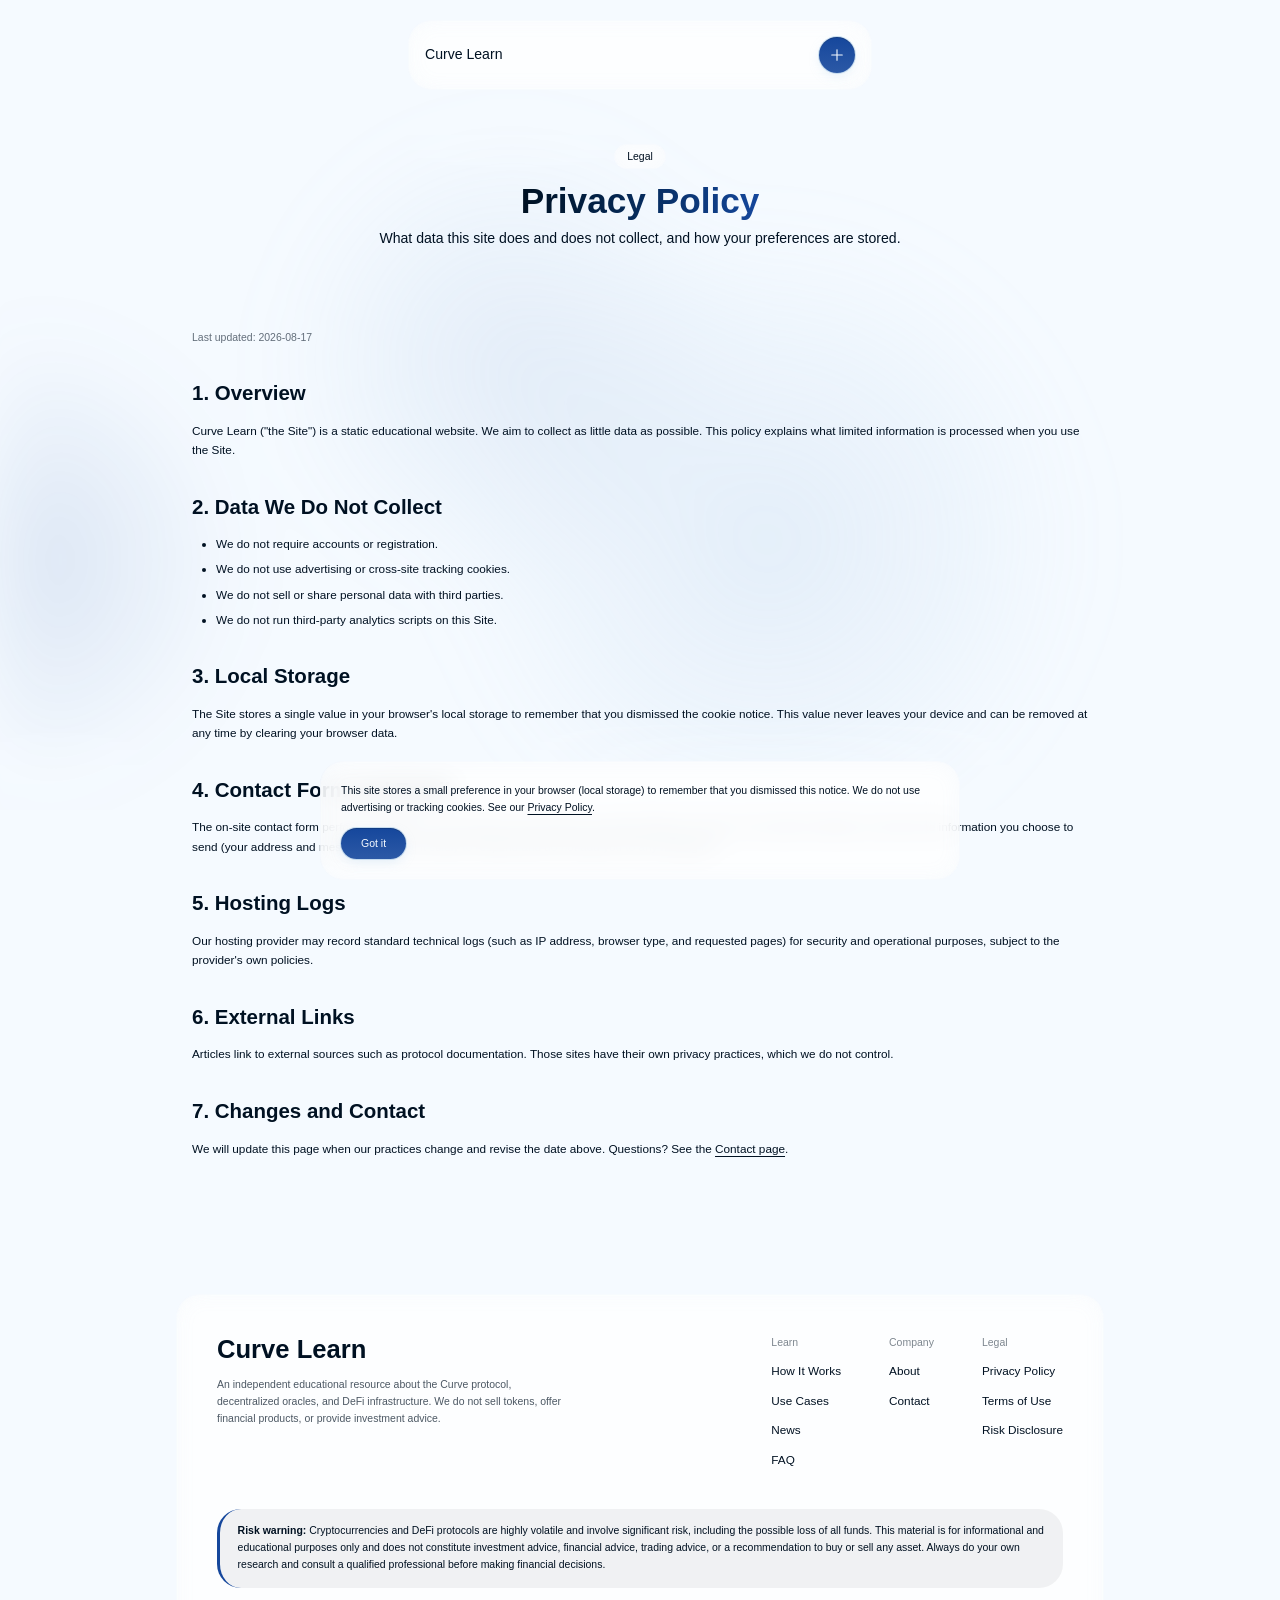
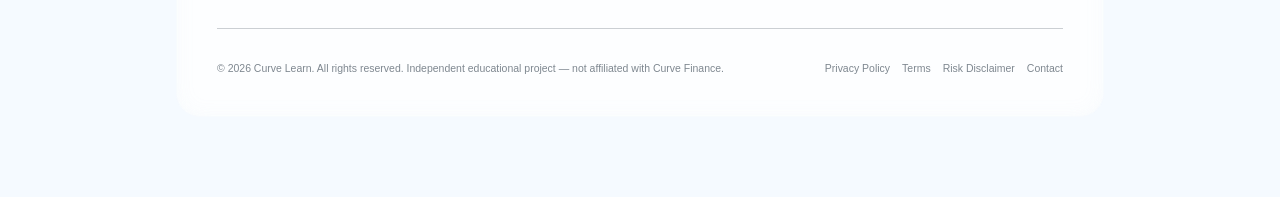
<file: privacy.html>
<!DOCTYPE html>
<html lang="en">
<head>
  <meta charset="UTF-8">
  <link rel="icon" type="image/svg+xml" href="assets/img/favicon.svg">
  <meta name="viewport" content="width=device-width, initial-scale=1.0">
  <title>Privacy Policy | Curve Learn</title>
  <meta name="description" content="Curve Learn's privacy policy: no accounts, no tracking cookies, no analytics — only a local preference for the cookie notice and standard hosting logs.">
  <link rel="canonical" href="https://walimab247-prog.github.io/curve/privacy.html">
  <meta property="og:type" content="website">
  <meta property="og:site_name" content="Curve Learn">
  <meta property="og:title" content="Privacy Policy | Curve Learn">
  <meta property="og:description" content="Curve Learn's privacy policy: no accounts, no tracking cookies, no analytics — only a local preference for the cookie notice and standard hosting logs.">
  <meta property="og:url" content="https://walimab247-prog.github.io/curve/privacy.html">
  <meta name="twitter:card" content="summary">
  <meta name="twitter:title" content="Privacy Policy | Curve Learn">
  <meta name="twitter:description" content="Curve Learn's privacy policy: no accounts, no tracking cookies, no analytics — only a local preference for the cookie notice and standard hosting logs.">
  <link href="assets/css/site.css" rel="stylesheet">
  <link href="assets/css/custom.css" rel="stylesheet">
  <script src="assets/js/main.js" defer></script>
</head>
<body>
<a href="#main-content" class="skip-link card">Skip to main content</a>
<div id="root"><div class="fixed inset-0 -z-10 overflow-hidden pointer-events-none select-none blur-[40px] mask-[linear-gradient(to_bottom,transparent,black_20%,black_80%,transparent)]" aria-hidden="true"><div class="absolute opacity-[0.075]" style="background: radial-gradient(circle at center, var(--color-background-accent) 0, transparent 50%); mix-blend-mode: hard-light; width: 80%; height: 80%; top: calc(20%); left: calc(20%); animation: 20s infinite floating-move-vertical;"></div><div class="absolute opacity-[0.125]" style="background: radial-gradient(circle at center, var(--color-accent) 0, transparent 50%); mix-blend-mode: hard-light; width: 80%; height: 80%; top: calc(20%); left: calc(20%); transform-origin: calc(50% - 400px) center 0px; animation: 20s infinite reverse floating-move-in-circle;"></div><div class="absolute opacity-[0.125]" style="background: radial-gradient(circle at center, var(--color-primary-cta) 0, transparent 50%); mix-blend-mode: hard-light; width: 60%; height: 60%; top: calc(10% + 200px); left: calc(10% - 500px); transform-origin: calc(50% + 400px) center 0px; animation: 30s linear infinite floating-move-in-circle;"></div><div class="absolute opacity-[0.15]" style="background: radial-gradient(circle at center, var(--color-background-accent) 0, transparent 50%); mix-blend-mode: hard-light; width: 60%; height: 60%; top: calc(10%); left: calc(10%); transform-origin: calc(50% - 200px) center 0px; animation: 30s infinite floating-move-horizontal;"></div></div><nav data-section="navbar" class="fixed z-1000 top-5 left-1/2 -translate-x-1/2 w-content-width">
  <div class="mx-auto w-full md:w-1/2 overflow-hidden rounded backdrop-blur-sm card">
    <div class="relative z-10 flex items-center justify-between gap-3 xl:gap-4 2xl:gap-5 p-3 xl:p-4 2xl:p-5">
      <a href="index.html" class="text-xl font-medium text-foreground">Curve Learn</a>
      <button type="button" aria-label="Toggle navigation menu" aria-expanded="false" aria-controls="nav-menu"
        class="flex items-center justify-center shrink-0 size-9 rounded cursor-pointer primary-button nav-toggle"><svg xmlns="http://www.w3.org/2000/svg" width="24" height="24" viewBox="0 0 24 24" fill="none" stroke="currentColor" stroke-width="1.5" stroke-linecap="round" stroke-linejoin="round" class="lucide lucide-plus w-1/2 h-1/2 text-primary-cta-text" aria-hidden="true"><path d="M5 12h14"></path><path d="M12 5v14"></path></svg></button>
    </div>
    <div id="nav-menu" class="nav-menu relative z-10 p-3 xl:p-4 2xl:p-5 pt-0"><a href="index.html">Home</a><a href="how-it-works.html">How It Works</a><a href="use-cases.html">Use Cases</a><a href="news.html">News</a><a href="risks.html">Risks & Disclaimer</a><a href="faq.html">FAQ</a><a href="about.html">About</a><a href="contact.html">Contact</a></div>
  </div>
</nav><main id="main-content" class="flex-grow">
<div data-section="hero"><section class="pt-36 pb-10"><div class="w-content-width mx-auto"><div class="flex flex-col items-center gap-2"><div class="px-3 py-1 mb-1 text-sm card rounded w-fit"><p>Legal</p></div><h1 class="bg-gradient-to-r from-foreground to-primary-cta bg-clip-text text-transparent pb-[0.1em] -mb-[0.1em] md:max-w-8/10 text-5xl 2xl:text-6xl leading-[1.15] font-semibold text-center text-balance">Privacy Policy</h1><p class="md:max-w-7/10 text-lg md:text-xl leading-snug text-center text-balance">What data this site does and does not collect, and how your preferences are stored.</p></div></div></section></div>
<section class="py-10" aria-label="Privacy policy">
  <div class="w-content-width mx-auto max-w-4xl prose text-base">
    <p class="text-sm opacity-60">Last updated: 2026-08-17</p>
    <h2>1. Overview</h2>
    <p>Curve Learn ("the Site") is a static educational website. We aim to collect as little data as possible.
    This policy explains what limited information is processed when you use the Site.</p>
    <h2>2. Data We Do Not Collect</h2>
    <ul>
      <li>We do not require accounts or registration.</li>
      <li>We do not use advertising or cross-site tracking cookies.</li>
      <li>We do not sell or share personal data with third parties.</li>
      <li>We do not run third-party analytics scripts on this Site.</li>
    </ul>
    <h2>3. Local Storage</h2>
    <p>The Site stores a single value in your browser's local storage to remember that you dismissed the cookie
    notice. This value never leaves your device and can be removed at any time by clearing your browser data.</p>
    <h2>4. Contact Form and Email</h2>
    <p>The on-site contact form performs validation in your browser only and does not transmit data to a server.
    If you email us directly, we receive the information you choose to send (your address and message). We use it
    solely to respond and do not add you to any mailing list.</p>
    <h2>5. Hosting Logs</h2>
    <p>Our hosting provider may record standard technical logs (such as IP address, browser type, and requested
    pages) for security and operational purposes, subject to the provider's own policies.</p>
    <h2>6. External Links</h2>
    <p>Articles link to external sources such as protocol documentation. Those sites have their own privacy
    practices, which we do not control.</p>
    <h2>7. Changes and Contact</h2>
    <p>We will update this page when our practices change and revise the date above. Questions? See the
    <a href="contact.html">Contact page</a>.</p>
  </div>
</section>
</main><footer data-section="footer" aria-label="Site footer" class="w-full py-20">
  <div class="w-content-width mx-auto p-10 rounded-lg card">
    <div class="flex flex-col md:flex-row gap-10 md:gap-0 justify-between items-start mb-10">
      <div class="flex flex-col gap-3" style="max-width: 22rem;">
        <h2 class="text-4xl font-semibold">Curve Learn</h2>
        <p class="text-sm opacity-70 leading-relaxed">An independent educational resource about the Curve protocol,
        decentralized oracles, and DeFi infrastructure. We do not sell tokens, offer financial products, or provide
        investment advice.</p>
      </div>
      <div class="w-full md:w-fit flex flex-wrap gap-y-10 md:gap-12">
        <div class="w-1/2 md:w-auto flex flex-col items-start gap-3">
          <h3 class="text-sm opacity-50 truncate">Learn</h3>
          <a href="how-it-works.html" class="text-base hover:opacity-75 transition-opacity">How It Works</a>
          <a href="use-cases.html" class="text-base hover:opacity-75 transition-opacity">Use Cases</a>
          <a href="news.html" class="text-base hover:opacity-75 transition-opacity">News</a>
          <a href="faq.html" class="text-base hover:opacity-75 transition-opacity">FAQ</a>
        </div>
        <div class="w-1/2 md:w-auto flex flex-col items-start gap-3">
          <h3 class="text-sm opacity-50 truncate">Company</h3>
          <a href="about.html" class="text-base hover:opacity-75 transition-opacity">About</a>
          <a href="contact.html" class="text-base hover:opacity-75 transition-opacity">Contact</a>
        </div>
        <div class="w-1/2 md:w-auto flex flex-col items-start gap-3">
          <h3 class="text-sm opacity-50 truncate">Legal</h3>
          <a href="privacy.html" class="text-base hover:opacity-75 transition-opacity">Privacy Policy</a>
          <a href="terms.html" class="text-base hover:opacity-75 transition-opacity">Terms of Use</a>
          <a href="risk-disclosure.html" class="text-base hover:opacity-75 transition-opacity">Risk Disclosure</a>
        </div>
      </div>
    </div>
    <div class="mb-10"><div class="notice" role="note"><strong>Risk warning:</strong> Cryptocurrencies and DeFi protocols are highly volatile and involve significant risk, including the possible loss of all funds. This material is for informational and educational purposes only and does not constitute investment advice, financial advice, trading advice, or a recommendation to buy or sell any asset. Always do your own research and consult a qualified professional before making financial decisions.</div></div>
    <div class="flex flex-col md:flex-row gap-4 items-start md:items-center justify-between pt-8 border-t border-foreground/20">
      <span class="text-sm opacity-50">© 2026 Curve Learn. All rights reserved. Independent educational project — not affiliated with Curve Finance.</span>
      <div class="flex items-center gap-3">
        <a href="privacy.html" class="text-sm opacity-50 hover:opacity-75 transition-opacity">Privacy Policy</a>
        <a href="terms.html" class="text-sm opacity-50 hover:opacity-75 transition-opacity">Terms</a>
        <a href="risk-disclosure.html" class="text-sm opacity-50 hover:opacity-75 transition-opacity">Risk Disclaimer</a>
        <a href="contact.html" class="text-sm opacity-50 hover:opacity-75 transition-opacity">Contact</a>
      </div>
    </div>
  </div>
</footer><div id="cookie-banner" class="cookie-banner" role="dialog" aria-label="Cookie notice">
  <div class="card rounded p-5 flex flex-col gap-3">
    <p class="text-sm leading-relaxed">This site stores a small preference in your browser (local storage) to remember
    that you dismissed this notice. We do not use advertising or tracking cookies. See our
    <a href="privacy.html" class="text-link">Privacy Policy</a>.</p>
    <button id="cookie-accept" type="button" class="primary-button text-primary-cta-text text-sm rounded px-5 py-2 w-fit cursor-pointer">Got it</button>
  </div>
</div></div>
</body></html>
</file>
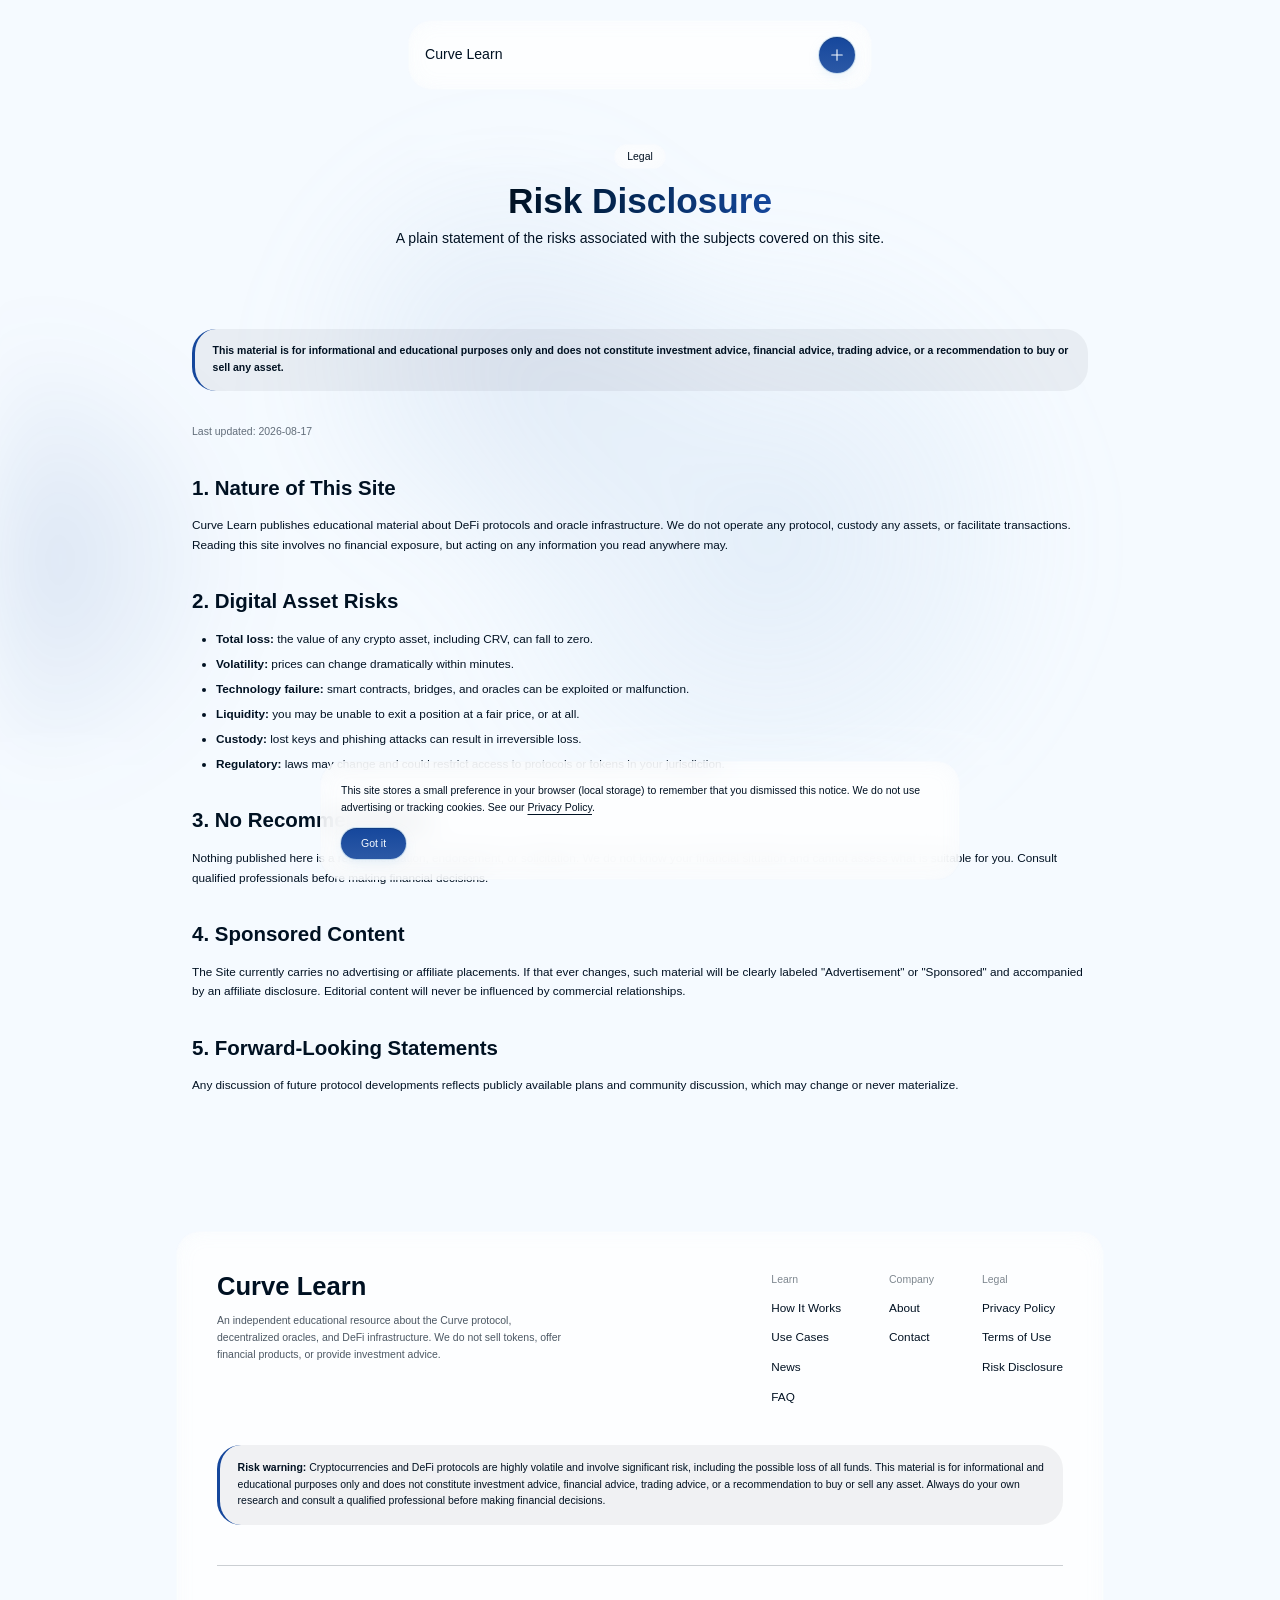
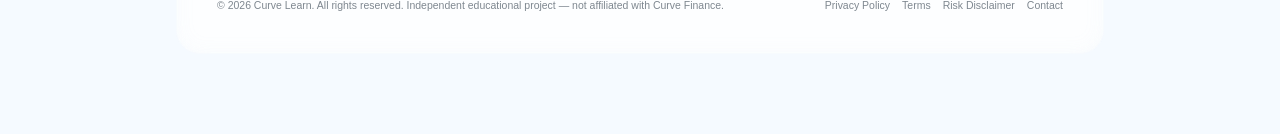
<file: risk-disclosure.html>
<!DOCTYPE html>
<html lang="en">
<head>
  <meta charset="UTF-8">
  <link rel="icon" type="image/svg+xml" href="assets/img/favicon.svg">
  <meta name="viewport" content="width=device-width, initial-scale=1.0">
  <title>Risk Disclosure | Curve Learn</title>
  <meta name="description" content="Full risk disclosure for Curve Learn readers: digital asset volatility, technology and custody risks, regulatory uncertainty, and our no-recommendation policy.">
  <link rel="canonical" href="https://walimab247-prog.github.io/curve/risk-disclosure.html">
  <meta property="og:type" content="website">
  <meta property="og:site_name" content="Curve Learn">
  <meta property="og:title" content="Risk Disclosure | Curve Learn">
  <meta property="og:description" content="Full risk disclosure for Curve Learn readers: digital asset volatility, technology and custody risks, regulatory uncertainty, and our no-recommendation policy.">
  <meta property="og:url" content="https://walimab247-prog.github.io/curve/risk-disclosure.html">
  <meta name="twitter:card" content="summary">
  <meta name="twitter:title" content="Risk Disclosure | Curve Learn">
  <meta name="twitter:description" content="Full risk disclosure for Curve Learn readers: digital asset volatility, technology and custody risks, regulatory uncertainty, and our no-recommendation policy.">
  <link href="assets/css/site.css" rel="stylesheet">
  <link href="assets/css/custom.css" rel="stylesheet">
  <script src="assets/js/main.js" defer></script>
</head>
<body>
<a href="#main-content" class="skip-link card">Skip to main content</a>
<div id="root"><div class="fixed inset-0 -z-10 overflow-hidden pointer-events-none select-none blur-[40px] mask-[linear-gradient(to_bottom,transparent,black_20%,black_80%,transparent)]" aria-hidden="true"><div class="absolute opacity-[0.075]" style="background: radial-gradient(circle at center, var(--color-background-accent) 0, transparent 50%); mix-blend-mode: hard-light; width: 80%; height: 80%; top: calc(20%); left: calc(20%); animation: 20s infinite floating-move-vertical;"></div><div class="absolute opacity-[0.125]" style="background: radial-gradient(circle at center, var(--color-accent) 0, transparent 50%); mix-blend-mode: hard-light; width: 80%; height: 80%; top: calc(20%); left: calc(20%); transform-origin: calc(50% - 400px) center 0px; animation: 20s infinite reverse floating-move-in-circle;"></div><div class="absolute opacity-[0.125]" style="background: radial-gradient(circle at center, var(--color-primary-cta) 0, transparent 50%); mix-blend-mode: hard-light; width: 60%; height: 60%; top: calc(10% + 200px); left: calc(10% - 500px); transform-origin: calc(50% + 400px) center 0px; animation: 30s linear infinite floating-move-in-circle;"></div><div class="absolute opacity-[0.15]" style="background: radial-gradient(circle at center, var(--color-background-accent) 0, transparent 50%); mix-blend-mode: hard-light; width: 60%; height: 60%; top: calc(10%); left: calc(10%); transform-origin: calc(50% - 200px) center 0px; animation: 30s infinite floating-move-horizontal;"></div></div><nav data-section="navbar" class="fixed z-1000 top-5 left-1/2 -translate-x-1/2 w-content-width">
  <div class="mx-auto w-full md:w-1/2 overflow-hidden rounded backdrop-blur-sm card">
    <div class="relative z-10 flex items-center justify-between gap-3 xl:gap-4 2xl:gap-5 p-3 xl:p-4 2xl:p-5">
      <a href="index.html" class="text-xl font-medium text-foreground">Curve Learn</a>
      <button type="button" aria-label="Toggle navigation menu" aria-expanded="false" aria-controls="nav-menu"
        class="flex items-center justify-center shrink-0 size-9 rounded cursor-pointer primary-button nav-toggle"><svg xmlns="http://www.w3.org/2000/svg" width="24" height="24" viewBox="0 0 24 24" fill="none" stroke="currentColor" stroke-width="1.5" stroke-linecap="round" stroke-linejoin="round" class="lucide lucide-plus w-1/2 h-1/2 text-primary-cta-text" aria-hidden="true"><path d="M5 12h14"></path><path d="M12 5v14"></path></svg></button>
    </div>
    <div id="nav-menu" class="nav-menu relative z-10 p-3 xl:p-4 2xl:p-5 pt-0"><a href="index.html">Home</a><a href="how-it-works.html">How It Works</a><a href="use-cases.html">Use Cases</a><a href="news.html">News</a><a href="risks.html">Risks & Disclaimer</a><a href="faq.html">FAQ</a><a href="about.html">About</a><a href="contact.html">Contact</a></div>
  </div>
</nav><main id="main-content" class="flex-grow">
<div data-section="hero"><section class="pt-36 pb-10"><div class="w-content-width mx-auto"><div class="flex flex-col items-center gap-2"><div class="px-3 py-1 mb-1 text-sm card rounded w-fit"><p>Legal</p></div><h1 class="bg-gradient-to-r from-foreground to-primary-cta bg-clip-text text-transparent pb-[0.1em] -mb-[0.1em] md:max-w-8/10 text-5xl 2xl:text-6xl leading-[1.15] font-semibold text-center text-balance">Risk Disclosure</h1><p class="md:max-w-7/10 text-lg md:text-xl leading-snug text-center text-balance">A plain statement of the risks associated with the subjects covered on this site.</p></div></div></section></div>
<section class="py-10" aria-label="Risk disclosure">
  <div class="w-content-width mx-auto max-w-4xl flex flex-col gap-8">
    <div class="notice" role="note"><strong>This material is for informational and educational purposes only and does not constitute investment advice, financial advice, trading advice, or a recommendation to buy or sell any asset.</strong></div>
    <div class="prose text-base">
      <p class="text-sm opacity-60">Last updated: 2026-08-17</p>
      <h2>1. Nature of This Site</h2>
      <p>Curve Learn publishes educational material about DeFi protocols and oracle infrastructure. We do not
      operate any protocol, custody any assets, or facilitate transactions. Reading this site involves no
      financial exposure, but acting on any information you read anywhere may.</p>
      <h2>2. Digital Asset Risks</h2>
      <ul>
        <li><strong>Total loss:</strong> the value of any crypto asset, including CRV, can fall to zero.</li>
        <li><strong>Volatility:</strong> prices can change dramatically within minutes.</li>
        <li><strong>Technology failure:</strong> smart contracts, bridges, and oracles can be exploited or malfunction.</li>
        <li><strong>Liquidity:</strong> you may be unable to exit a position at a fair price, or at all.</li>
        <li><strong>Custody:</strong> lost keys and phishing attacks can result in irreversible loss.</li>
        <li><strong>Regulatory:</strong> laws may change and could restrict access to protocols or tokens in your jurisdiction.</li>
      </ul>
      <h2>3. No Recommendations</h2>
      <p>Nothing published here is a recommendation, endorsement, or solicitation. We do not know your financial
      situation and cannot assess what is suitable for you. Consult qualified professionals before making
      financial decisions.</p>
      <h2>4. Sponsored Content</h2>
      <p>The Site currently carries no advertising or affiliate placements. If that ever changes, such material
      will be clearly labeled "Advertisement" or "Sponsored" and accompanied by an affiliate disclosure. Editorial
      content will never be influenced by commercial relationships.</p>
      <h2>5. Forward-Looking Statements</h2>
      <p>Any discussion of future protocol developments reflects publicly available plans and community
      discussion, which may change or never materialize.</p>
    </div>
  </div>
</section>
</main><footer data-section="footer" aria-label="Site footer" class="w-full py-20">
  <div class="w-content-width mx-auto p-10 rounded-lg card">
    <div class="flex flex-col md:flex-row gap-10 md:gap-0 justify-between items-start mb-10">
      <div class="flex flex-col gap-3" style="max-width: 22rem;">
        <h2 class="text-4xl font-semibold">Curve Learn</h2>
        <p class="text-sm opacity-70 leading-relaxed">An independent educational resource about the Curve protocol,
        decentralized oracles, and DeFi infrastructure. We do not sell tokens, offer financial products, or provide
        investment advice.</p>
      </div>
      <div class="w-full md:w-fit flex flex-wrap gap-y-10 md:gap-12">
        <div class="w-1/2 md:w-auto flex flex-col items-start gap-3">
          <h3 class="text-sm opacity-50 truncate">Learn</h3>
          <a href="how-it-works.html" class="text-base hover:opacity-75 transition-opacity">How It Works</a>
          <a href="use-cases.html" class="text-base hover:opacity-75 transition-opacity">Use Cases</a>
          <a href="news.html" class="text-base hover:opacity-75 transition-opacity">News</a>
          <a href="faq.html" class="text-base hover:opacity-75 transition-opacity">FAQ</a>
        </div>
        <div class="w-1/2 md:w-auto flex flex-col items-start gap-3">
          <h3 class="text-sm opacity-50 truncate">Company</h3>
          <a href="about.html" class="text-base hover:opacity-75 transition-opacity">About</a>
          <a href="contact.html" class="text-base hover:opacity-75 transition-opacity">Contact</a>
        </div>
        <div class="w-1/2 md:w-auto flex flex-col items-start gap-3">
          <h3 class="text-sm opacity-50 truncate">Legal</h3>
          <a href="privacy.html" class="text-base hover:opacity-75 transition-opacity">Privacy Policy</a>
          <a href="terms.html" class="text-base hover:opacity-75 transition-opacity">Terms of Use</a>
          <a href="risk-disclosure.html" class="text-base hover:opacity-75 transition-opacity">Risk Disclosure</a>
        </div>
      </div>
    </div>
    <div class="mb-10"><div class="notice" role="note"><strong>Risk warning:</strong> Cryptocurrencies and DeFi protocols are highly volatile and involve significant risk, including the possible loss of all funds. This material is for informational and educational purposes only and does not constitute investment advice, financial advice, trading advice, or a recommendation to buy or sell any asset. Always do your own research and consult a qualified professional before making financial decisions.</div></div>
    <div class="flex flex-col md:flex-row gap-4 items-start md:items-center justify-between pt-8 border-t border-foreground/20">
      <span class="text-sm opacity-50">© 2026 Curve Learn. All rights reserved. Independent educational project — not affiliated with Curve Finance.</span>
      <div class="flex items-center gap-3">
        <a href="privacy.html" class="text-sm opacity-50 hover:opacity-75 transition-opacity">Privacy Policy</a>
        <a href="terms.html" class="text-sm opacity-50 hover:opacity-75 transition-opacity">Terms</a>
        <a href="risk-disclosure.html" class="text-sm opacity-50 hover:opacity-75 transition-opacity">Risk Disclaimer</a>
        <a href="contact.html" class="text-sm opacity-50 hover:opacity-75 transition-opacity">Contact</a>
      </div>
    </div>
  </div>
</footer><div id="cookie-banner" class="cookie-banner" role="dialog" aria-label="Cookie notice">
  <div class="card rounded p-5 flex flex-col gap-3">
    <p class="text-sm leading-relaxed">This site stores a small preference in your browser (local storage) to remember
    that you dismissed this notice. We do not use advertising or tracking cookies. See our
    <a href="privacy.html" class="text-link">Privacy Policy</a>.</p>
    <button id="cookie-accept" type="button" class="primary-button text-primary-cta-text text-sm rounded px-5 py-2 w-fit cursor-pointer">Got it</button>
  </div>
</div></div>
</body></html>
</file>
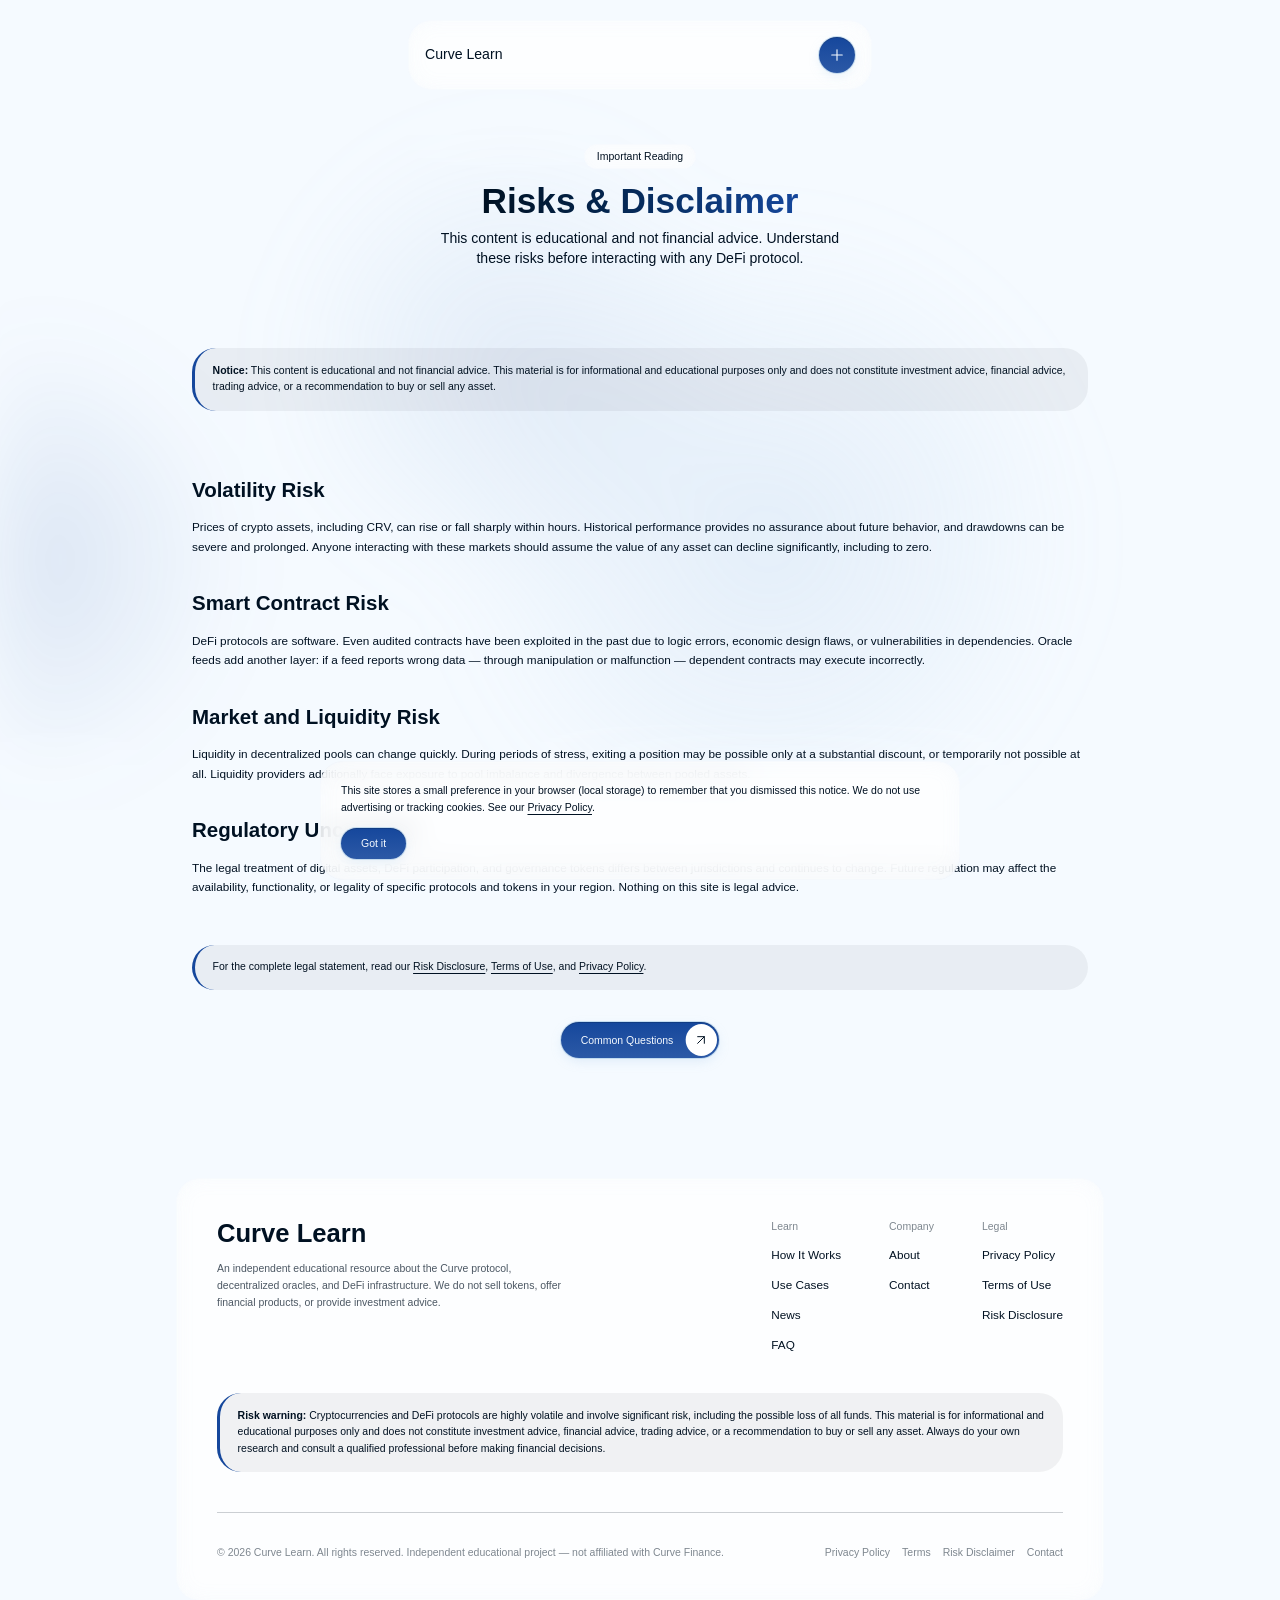
<file: risks.html>
<!DOCTYPE html>
<html lang="en">
<head>
  <meta charset="UTF-8">
  <link rel="icon" type="image/svg+xml" href="assets/img/favicon.svg">
  <meta name="viewport" content="width=device-width, initial-scale=1.0">
  <title>Risks of DeFi and Oracles: Volatility, Smart Contracts, Regulation | Curve Learn</title>
  <meta name="description" content="A clear overview of the main risks in DeFi and oracle infrastructure: volatility, smart contract failures, liquidity, and regulatory uncertainty. Not financial advice.">
  <link rel="canonical" href="https://walimab247-prog.github.io/curve/risks.html">
  <meta property="og:type" content="website">
  <meta property="og:site_name" content="Curve Learn">
  <meta property="og:title" content="Risks of DeFi and Oracles: Volatility, Smart Contracts, Regulation | Curve Learn">
  <meta property="og:description" content="A clear overview of the main risks in DeFi and oracle infrastructure: volatility, smart contract failures, liquidity, and regulatory uncertainty. Not financial advice.">
  <meta property="og:url" content="https://walimab247-prog.github.io/curve/risks.html">
  <meta name="twitter:card" content="summary">
  <meta name="twitter:title" content="Risks of DeFi and Oracles: Volatility, Smart Contracts, Regulation | Curve Learn">
  <meta name="twitter:description" content="A clear overview of the main risks in DeFi and oracle infrastructure: volatility, smart contract failures, liquidity, and regulatory uncertainty. Not financial advice.">
  <link href="assets/css/site.css" rel="stylesheet">
  <link href="assets/css/custom.css" rel="stylesheet">
  <script src="assets/js/main.js" defer></script>
</head>
<body>
<a href="#main-content" class="skip-link card">Skip to main content</a>
<div id="root"><div class="fixed inset-0 -z-10 overflow-hidden pointer-events-none select-none blur-[40px] mask-[linear-gradient(to_bottom,transparent,black_20%,black_80%,transparent)]" aria-hidden="true"><div class="absolute opacity-[0.075]" style="background: radial-gradient(circle at center, var(--color-background-accent) 0, transparent 50%); mix-blend-mode: hard-light; width: 80%; height: 80%; top: calc(20%); left: calc(20%); animation: 20s infinite floating-move-vertical;"></div><div class="absolute opacity-[0.125]" style="background: radial-gradient(circle at center, var(--color-accent) 0, transparent 50%); mix-blend-mode: hard-light; width: 80%; height: 80%; top: calc(20%); left: calc(20%); transform-origin: calc(50% - 400px) center 0px; animation: 20s infinite reverse floating-move-in-circle;"></div><div class="absolute opacity-[0.125]" style="background: radial-gradient(circle at center, var(--color-primary-cta) 0, transparent 50%); mix-blend-mode: hard-light; width: 60%; height: 60%; top: calc(10% + 200px); left: calc(10% - 500px); transform-origin: calc(50% + 400px) center 0px; animation: 30s linear infinite floating-move-in-circle;"></div><div class="absolute opacity-[0.15]" style="background: radial-gradient(circle at center, var(--color-background-accent) 0, transparent 50%); mix-blend-mode: hard-light; width: 60%; height: 60%; top: calc(10%); left: calc(10%); transform-origin: calc(50% - 200px) center 0px; animation: 30s infinite floating-move-horizontal;"></div></div><nav data-section="navbar" class="fixed z-1000 top-5 left-1/2 -translate-x-1/2 w-content-width">
  <div class="mx-auto w-full md:w-1/2 overflow-hidden rounded backdrop-blur-sm card">
    <div class="relative z-10 flex items-center justify-between gap-3 xl:gap-4 2xl:gap-5 p-3 xl:p-4 2xl:p-5">
      <a href="index.html" class="text-xl font-medium text-foreground">Curve Learn</a>
      <button type="button" aria-label="Toggle navigation menu" aria-expanded="false" aria-controls="nav-menu"
        class="flex items-center justify-center shrink-0 size-9 rounded cursor-pointer primary-button nav-toggle"><svg xmlns="http://www.w3.org/2000/svg" width="24" height="24" viewBox="0 0 24 24" fill="none" stroke="currentColor" stroke-width="1.5" stroke-linecap="round" stroke-linejoin="round" class="lucide lucide-plus w-1/2 h-1/2 text-primary-cta-text" aria-hidden="true"><path d="M5 12h14"></path><path d="M12 5v14"></path></svg></button>
    </div>
    <div id="nav-menu" class="nav-menu relative z-10 p-3 xl:p-4 2xl:p-5 pt-0"><a href="index.html">Home</a><a href="how-it-works.html">How It Works</a><a href="use-cases.html">Use Cases</a><a href="news.html">News</a><a href="risks.html" aria-current="page">Risks & Disclaimer</a><a href="faq.html">FAQ</a><a href="about.html">About</a><a href="contact.html">Contact</a></div>
  </div>
</nav><main id="main-content" class="flex-grow">
<div data-section="hero"><section class="pt-36 pb-10"><div class="w-content-width mx-auto"><div class="flex flex-col items-center gap-2"><div class="px-3 py-1 mb-1 text-sm card rounded w-fit"><p>Important Reading</p></div><h1 class="bg-gradient-to-r from-foreground to-primary-cta bg-clip-text text-transparent pb-[0.1em] -mb-[0.1em] md:max-w-8/10 text-5xl 2xl:text-6xl leading-[1.15] font-semibold text-center text-balance">Risks & Disclaimer</h1><p class="md:max-w-7/10 text-lg md:text-xl leading-snug text-center text-balance">This content is educational and not financial advice. Understand these risks before interacting with any DeFi protocol.</p></div></div></section></div>
<section class="py-10" aria-label="Risk overview">
  <div class="w-content-width mx-auto max-w-4xl flex flex-col gap-8">
    <div class="notice" role="note"><strong>Notice:</strong> This content is educational and not financial advice. This material is for informational and educational purposes only and does not constitute investment advice, financial advice, trading advice, or a recommendation to buy or sell any asset.</div>
    <div class="prose text-base">
      <h2>Volatility Risk</h2>
      <p>Prices of crypto assets, including CRV, can rise or fall sharply within hours. Historical performance
      provides no assurance about future behavior, and drawdowns can be severe and prolonged. Anyone interacting
      with these markets should assume the value of any asset can decline significantly, including to zero.</p>
      <h2>Smart Contract Risk</h2>
      <p>DeFi protocols are software. Even audited contracts have been exploited in the past due to logic errors,
      economic design flaws, or vulnerabilities in dependencies. Oracle feeds add another layer: if a feed reports
      wrong data — through manipulation or malfunction — dependent contracts may execute incorrectly.</p>
      <h2>Market and Liquidity Risk</h2>
      <p>Liquidity in decentralized pools can change quickly. During periods of stress, exiting a position may be
      possible only at a substantial discount, or temporarily not possible at all. Liquidity providers additionally
      face exposure to pool imbalance and divergence between pooled assets.</p>
      <h2>Regulatory Uncertainty</h2>
      <p>The legal treatment of digital assets, DeFi participation, and governance tokens differs between
      jurisdictions and continues to change. Future regulation may affect the availability, functionality, or
      legality of specific protocols and tokens in your region. Nothing on this site is legal advice.</p>
    </div>
    <div class="notice" role="note">For the complete legal statement, read our <a href="risk-disclosure.html" class="text-link">Risk Disclosure</a>, <a href="terms.html" class="text-link">Terms of Use</a>, and <a href="privacy.html" class="text-link">Privacy Policy</a>.</div>
    <div class="flex justify-center"><a href="faq.html" class="group relative flex items-center gap-3 min-w-0 w-fit max-w-full py-0.5 pl-5 pr-0.5 text-sm rounded cursor-pointer primary-button text-primary-cta-text"><span class="relative z-10 flex-1 truncate md:transition-colors md:duration-500 md:ease-out text-primary-cta-text md:group-hover:text-secondary-cta-text">Common Questions</span><div class="relative z-10 flex items-center justify-center size-8 rounded text-secondary-cta-text"><svg xmlns="http://www.w3.org/2000/svg" width="24" height="24" viewBox="0 0 24 24" fill="none" stroke="currentColor" stroke-width="1.5" stroke-linecap="round" stroke-linejoin="round" class="lucide lucide-arrow-up-right size-4" aria-hidden="true"><path d="M7 7h10v10"></path><path d="M7 17 17 7"></path></svg></div><div class="absolute inset-0.5 z-0 overflow-hidden rounded pointer-events-none"><div class="h-full w-full rounded -translate-x-[calc(-100%+2rem)] md:transition-transform md:duration-500 md:ease-out md:group-hover:translate-x-0 secondary-button"></div></div></a></div>
  </div>
</section>
</main><footer data-section="footer" aria-label="Site footer" class="w-full py-20">
  <div class="w-content-width mx-auto p-10 rounded-lg card">
    <div class="flex flex-col md:flex-row gap-10 md:gap-0 justify-between items-start mb-10">
      <div class="flex flex-col gap-3" style="max-width: 22rem;">
        <h2 class="text-4xl font-semibold">Curve Learn</h2>
        <p class="text-sm opacity-70 leading-relaxed">An independent educational resource about the Curve protocol,
        decentralized oracles, and DeFi infrastructure. We do not sell tokens, offer financial products, or provide
        investment advice.</p>
      </div>
      <div class="w-full md:w-fit flex flex-wrap gap-y-10 md:gap-12">
        <div class="w-1/2 md:w-auto flex flex-col items-start gap-3">
          <h3 class="text-sm opacity-50 truncate">Learn</h3>
          <a href="how-it-works.html" class="text-base hover:opacity-75 transition-opacity">How It Works</a>
          <a href="use-cases.html" class="text-base hover:opacity-75 transition-opacity">Use Cases</a>
          <a href="news.html" class="text-base hover:opacity-75 transition-opacity">News</a>
          <a href="faq.html" class="text-base hover:opacity-75 transition-opacity">FAQ</a>
        </div>
        <div class="w-1/2 md:w-auto flex flex-col items-start gap-3">
          <h3 class="text-sm opacity-50 truncate">Company</h3>
          <a href="about.html" class="text-base hover:opacity-75 transition-opacity">About</a>
          <a href="contact.html" class="text-base hover:opacity-75 transition-opacity">Contact</a>
        </div>
        <div class="w-1/2 md:w-auto flex flex-col items-start gap-3">
          <h3 class="text-sm opacity-50 truncate">Legal</h3>
          <a href="privacy.html" class="text-base hover:opacity-75 transition-opacity">Privacy Policy</a>
          <a href="terms.html" class="text-base hover:opacity-75 transition-opacity">Terms of Use</a>
          <a href="risk-disclosure.html" class="text-base hover:opacity-75 transition-opacity">Risk Disclosure</a>
        </div>
      </div>
    </div>
    <div class="mb-10"><div class="notice" role="note"><strong>Risk warning:</strong> Cryptocurrencies and DeFi protocols are highly volatile and involve significant risk, including the possible loss of all funds. This material is for informational and educational purposes only and does not constitute investment advice, financial advice, trading advice, or a recommendation to buy or sell any asset. Always do your own research and consult a qualified professional before making financial decisions.</div></div>
    <div class="flex flex-col md:flex-row gap-4 items-start md:items-center justify-between pt-8 border-t border-foreground/20">
      <span class="text-sm opacity-50">© 2026 Curve Learn. All rights reserved. Independent educational project — not affiliated with Curve Finance.</span>
      <div class="flex items-center gap-3">
        <a href="privacy.html" class="text-sm opacity-50 hover:opacity-75 transition-opacity">Privacy Policy</a>
        <a href="terms.html" class="text-sm opacity-50 hover:opacity-75 transition-opacity">Terms</a>
        <a href="risk-disclosure.html" class="text-sm opacity-50 hover:opacity-75 transition-opacity">Risk Disclaimer</a>
        <a href="contact.html" class="text-sm opacity-50 hover:opacity-75 transition-opacity">Contact</a>
      </div>
    </div>
  </div>
</footer><div id="cookie-banner" class="cookie-banner" role="dialog" aria-label="Cookie notice">
  <div class="card rounded p-5 flex flex-col gap-3">
    <p class="text-sm leading-relaxed">This site stores a small preference in your browser (local storage) to remember
    that you dismissed this notice. We do not use advertising or tracking cookies. See our
    <a href="privacy.html" class="text-link">Privacy Policy</a>.</p>
    <button id="cookie-accept" type="button" class="primary-button text-primary-cta-text text-sm rounded px-5 py-2 w-fit cursor-pointer">Got it</button>
  </div>
</div></div>
</body></html>
</file>
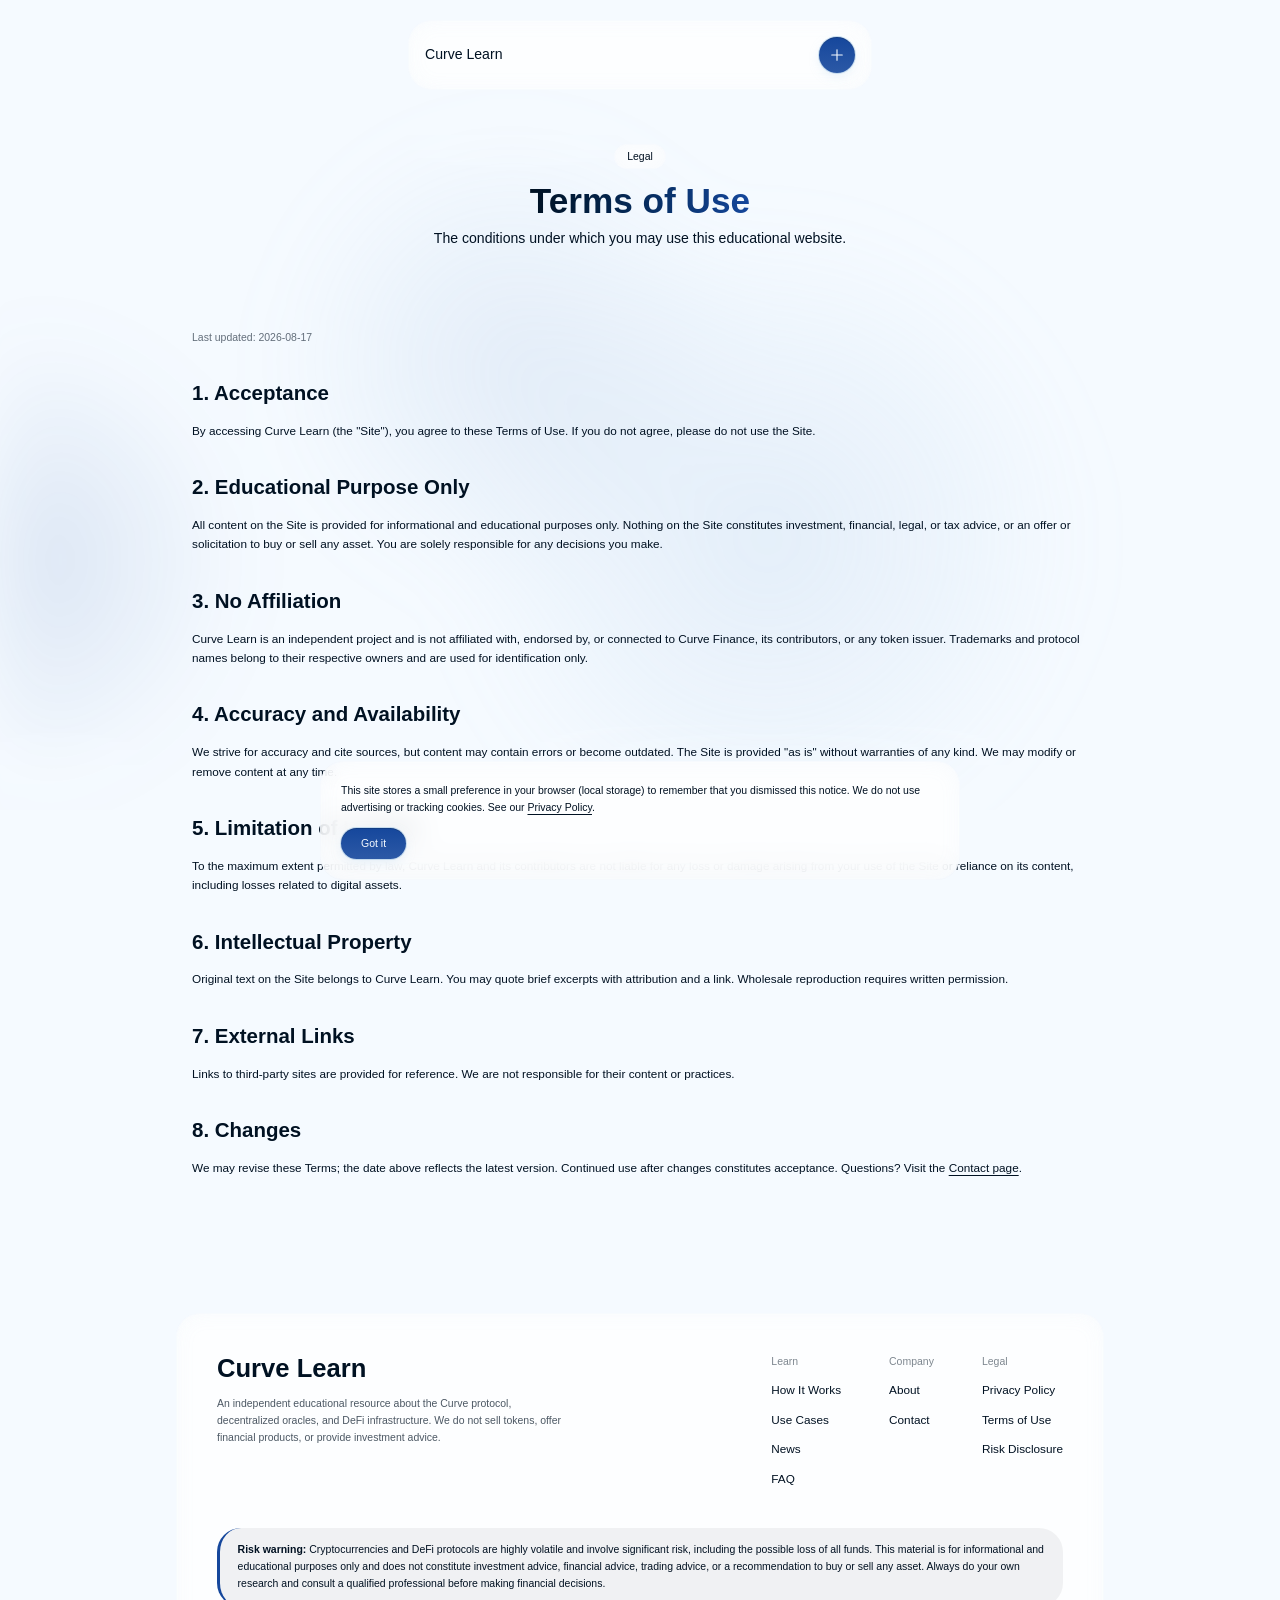
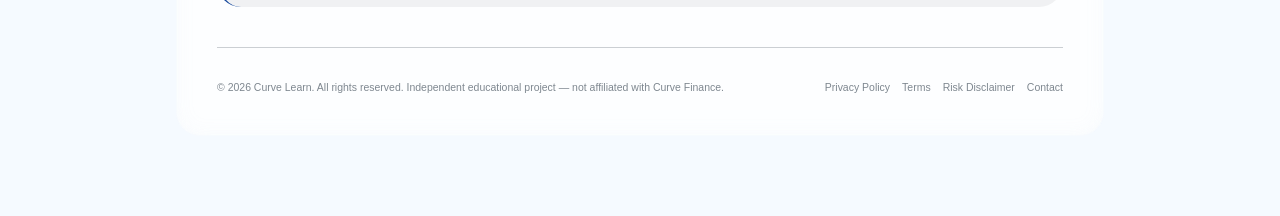
<file: terms.html>
<!DOCTYPE html>
<html lang="en">
<head>
  <meta charset="UTF-8">
  <link rel="icon" type="image/svg+xml" href="assets/img/favicon.svg">
  <meta name="viewport" content="width=device-width, initial-scale=1.0">
  <title>Terms of Use | Curve Learn</title>
  <meta name="description" content="Terms of Use for Curve Learn: educational purpose only, no financial advice, no affiliation with Curve Finance, limitation of liability, and content usage rules.">
  <link rel="canonical" href="https://walimab247-prog.github.io/curve/terms.html">
  <meta property="og:type" content="website">
  <meta property="og:site_name" content="Curve Learn">
  <meta property="og:title" content="Terms of Use | Curve Learn">
  <meta property="og:description" content="Terms of Use for Curve Learn: educational purpose only, no financial advice, no affiliation with Curve Finance, limitation of liability, and content usage rules.">
  <meta property="og:url" content="https://walimab247-prog.github.io/curve/terms.html">
  <meta name="twitter:card" content="summary">
  <meta name="twitter:title" content="Terms of Use | Curve Learn">
  <meta name="twitter:description" content="Terms of Use for Curve Learn: educational purpose only, no financial advice, no affiliation with Curve Finance, limitation of liability, and content usage rules.">
  <link href="assets/css/site.css" rel="stylesheet">
  <link href="assets/css/custom.css" rel="stylesheet">
  <script src="assets/js/main.js" defer></script>
</head>
<body>
<a href="#main-content" class="skip-link card">Skip to main content</a>
<div id="root"><div class="fixed inset-0 -z-10 overflow-hidden pointer-events-none select-none blur-[40px] mask-[linear-gradient(to_bottom,transparent,black_20%,black_80%,transparent)]" aria-hidden="true"><div class="absolute opacity-[0.075]" style="background: radial-gradient(circle at center, var(--color-background-accent) 0, transparent 50%); mix-blend-mode: hard-light; width: 80%; height: 80%; top: calc(20%); left: calc(20%); animation: 20s infinite floating-move-vertical;"></div><div class="absolute opacity-[0.125]" style="background: radial-gradient(circle at center, var(--color-accent) 0, transparent 50%); mix-blend-mode: hard-light; width: 80%; height: 80%; top: calc(20%); left: calc(20%); transform-origin: calc(50% - 400px) center 0px; animation: 20s infinite reverse floating-move-in-circle;"></div><div class="absolute opacity-[0.125]" style="background: radial-gradient(circle at center, var(--color-primary-cta) 0, transparent 50%); mix-blend-mode: hard-light; width: 60%; height: 60%; top: calc(10% + 200px); left: calc(10% - 500px); transform-origin: calc(50% + 400px) center 0px; animation: 30s linear infinite floating-move-in-circle;"></div><div class="absolute opacity-[0.15]" style="background: radial-gradient(circle at center, var(--color-background-accent) 0, transparent 50%); mix-blend-mode: hard-light; width: 60%; height: 60%; top: calc(10%); left: calc(10%); transform-origin: calc(50% - 200px) center 0px; animation: 30s infinite floating-move-horizontal;"></div></div><nav data-section="navbar" class="fixed z-1000 top-5 left-1/2 -translate-x-1/2 w-content-width">
  <div class="mx-auto w-full md:w-1/2 overflow-hidden rounded backdrop-blur-sm card">
    <div class="relative z-10 flex items-center justify-between gap-3 xl:gap-4 2xl:gap-5 p-3 xl:p-4 2xl:p-5">
      <a href="index.html" class="text-xl font-medium text-foreground">Curve Learn</a>
      <button type="button" aria-label="Toggle navigation menu" aria-expanded="false" aria-controls="nav-menu"
        class="flex items-center justify-center shrink-0 size-9 rounded cursor-pointer primary-button nav-toggle"><svg xmlns="http://www.w3.org/2000/svg" width="24" height="24" viewBox="0 0 24 24" fill="none" stroke="currentColor" stroke-width="1.5" stroke-linecap="round" stroke-linejoin="round" class="lucide lucide-plus w-1/2 h-1/2 text-primary-cta-text" aria-hidden="true"><path d="M5 12h14"></path><path d="M12 5v14"></path></svg></button>
    </div>
    <div id="nav-menu" class="nav-menu relative z-10 p-3 xl:p-4 2xl:p-5 pt-0"><a href="index.html">Home</a><a href="how-it-works.html">How It Works</a><a href="use-cases.html">Use Cases</a><a href="news.html">News</a><a href="risks.html">Risks & Disclaimer</a><a href="faq.html">FAQ</a><a href="about.html">About</a><a href="contact.html">Contact</a></div>
  </div>
</nav><main id="main-content" class="flex-grow">
<div data-section="hero"><section class="pt-36 pb-10"><div class="w-content-width mx-auto"><div class="flex flex-col items-center gap-2"><div class="px-3 py-1 mb-1 text-sm card rounded w-fit"><p>Legal</p></div><h1 class="bg-gradient-to-r from-foreground to-primary-cta bg-clip-text text-transparent pb-[0.1em] -mb-[0.1em] md:max-w-8/10 text-5xl 2xl:text-6xl leading-[1.15] font-semibold text-center text-balance">Terms of Use</h1><p class="md:max-w-7/10 text-lg md:text-xl leading-snug text-center text-balance">The conditions under which you may use this educational website.</p></div></div></section></div>
<section class="py-10" aria-label="Terms of use">
  <div class="w-content-width mx-auto max-w-4xl prose text-base">
    <p class="text-sm opacity-60">Last updated: 2026-08-17</p>
    <h2>1. Acceptance</h2>
    <p>By accessing Curve Learn (the "Site"), you agree to these Terms of Use. If you do not agree, please do not
    use the Site.</p>
    <h2>2. Educational Purpose Only</h2>
    <p>All content on the Site is provided for informational and educational purposes only. Nothing on the Site
    constitutes investment, financial, legal, or tax advice, or an offer or solicitation to buy or sell any asset.
    You are solely responsible for any decisions you make.</p>
    <h2>3. No Affiliation</h2>
    <p>Curve Learn is an independent project and is not affiliated with, endorsed by, or connected to Curve
    Finance, its contributors, or any token issuer. Trademarks and protocol names belong to their respective
    owners and are used for identification only.</p>
    <h2>4. Accuracy and Availability</h2>
    <p>We strive for accuracy and cite sources, but content may contain errors or become outdated. The Site is
    provided "as is" without warranties of any kind. We may modify or remove content at any time.</p>
    <h2>5. Limitation of Liability</h2>
    <p>To the maximum extent permitted by law, Curve Learn and its contributors are not liable for any loss or
    damage arising from your use of the Site or reliance on its content, including losses related to digital
    assets.</p>
    <h2>6. Intellectual Property</h2>
    <p>Original text on the Site belongs to Curve Learn. You may quote brief excerpts with attribution and a link.
    Wholesale reproduction requires written permission.</p>
    <h2>7. External Links</h2>
    <p>Links to third-party sites are provided for reference. We are not responsible for their content or
    practices.</p>
    <h2>8. Changes</h2>
    <p>We may revise these Terms; the date above reflects the latest version. Continued use after changes
    constitutes acceptance. Questions? Visit the <a href="contact.html">Contact page</a>.</p>
  </div>
</section>
</main><footer data-section="footer" aria-label="Site footer" class="w-full py-20">
  <div class="w-content-width mx-auto p-10 rounded-lg card">
    <div class="flex flex-col md:flex-row gap-10 md:gap-0 justify-between items-start mb-10">
      <div class="flex flex-col gap-3" style="max-width: 22rem;">
        <h2 class="text-4xl font-semibold">Curve Learn</h2>
        <p class="text-sm opacity-70 leading-relaxed">An independent educational resource about the Curve protocol,
        decentralized oracles, and DeFi infrastructure. We do not sell tokens, offer financial products, or provide
        investment advice.</p>
      </div>
      <div class="w-full md:w-fit flex flex-wrap gap-y-10 md:gap-12">
        <div class="w-1/2 md:w-auto flex flex-col items-start gap-3">
          <h3 class="text-sm opacity-50 truncate">Learn</h3>
          <a href="how-it-works.html" class="text-base hover:opacity-75 transition-opacity">How It Works</a>
          <a href="use-cases.html" class="text-base hover:opacity-75 transition-opacity">Use Cases</a>
          <a href="news.html" class="text-base hover:opacity-75 transition-opacity">News</a>
          <a href="faq.html" class="text-base hover:opacity-75 transition-opacity">FAQ</a>
        </div>
        <div class="w-1/2 md:w-auto flex flex-col items-start gap-3">
          <h3 class="text-sm opacity-50 truncate">Company</h3>
          <a href="about.html" class="text-base hover:opacity-75 transition-opacity">About</a>
          <a href="contact.html" class="text-base hover:opacity-75 transition-opacity">Contact</a>
        </div>
        <div class="w-1/2 md:w-auto flex flex-col items-start gap-3">
          <h3 class="text-sm opacity-50 truncate">Legal</h3>
          <a href="privacy.html" class="text-base hover:opacity-75 transition-opacity">Privacy Policy</a>
          <a href="terms.html" class="text-base hover:opacity-75 transition-opacity">Terms of Use</a>
          <a href="risk-disclosure.html" class="text-base hover:opacity-75 transition-opacity">Risk Disclosure</a>
        </div>
      </div>
    </div>
    <div class="mb-10"><div class="notice" role="note"><strong>Risk warning:</strong> Cryptocurrencies and DeFi protocols are highly volatile and involve significant risk, including the possible loss of all funds. This material is for informational and educational purposes only and does not constitute investment advice, financial advice, trading advice, or a recommendation to buy or sell any asset. Always do your own research and consult a qualified professional before making financial decisions.</div></div>
    <div class="flex flex-col md:flex-row gap-4 items-start md:items-center justify-between pt-8 border-t border-foreground/20">
      <span class="text-sm opacity-50">© 2026 Curve Learn. All rights reserved. Independent educational project — not affiliated with Curve Finance.</span>
      <div class="flex items-center gap-3">
        <a href="privacy.html" class="text-sm opacity-50 hover:opacity-75 transition-opacity">Privacy Policy</a>
        <a href="terms.html" class="text-sm opacity-50 hover:opacity-75 transition-opacity">Terms</a>
        <a href="risk-disclosure.html" class="text-sm opacity-50 hover:opacity-75 transition-opacity">Risk Disclaimer</a>
        <a href="contact.html" class="text-sm opacity-50 hover:opacity-75 transition-opacity">Contact</a>
      </div>
    </div>
  </div>
</footer><div id="cookie-banner" class="cookie-banner" role="dialog" aria-label="Cookie notice">
  <div class="card rounded p-5 flex flex-col gap-3">
    <p class="text-sm leading-relaxed">This site stores a small preference in your browser (local storage) to remember
    that you dismissed this notice. We do not use advertising or tracking cookies. See our
    <a href="privacy.html" class="text-link">Privacy Policy</a>.</p>
    <button id="cookie-accept" type="button" class="primary-button text-primary-cta-text text-sm rounded px-5 py-2 w-fit cursor-pointer">Got it</button>
  </div>
</div></div>
</body></html>
</file>
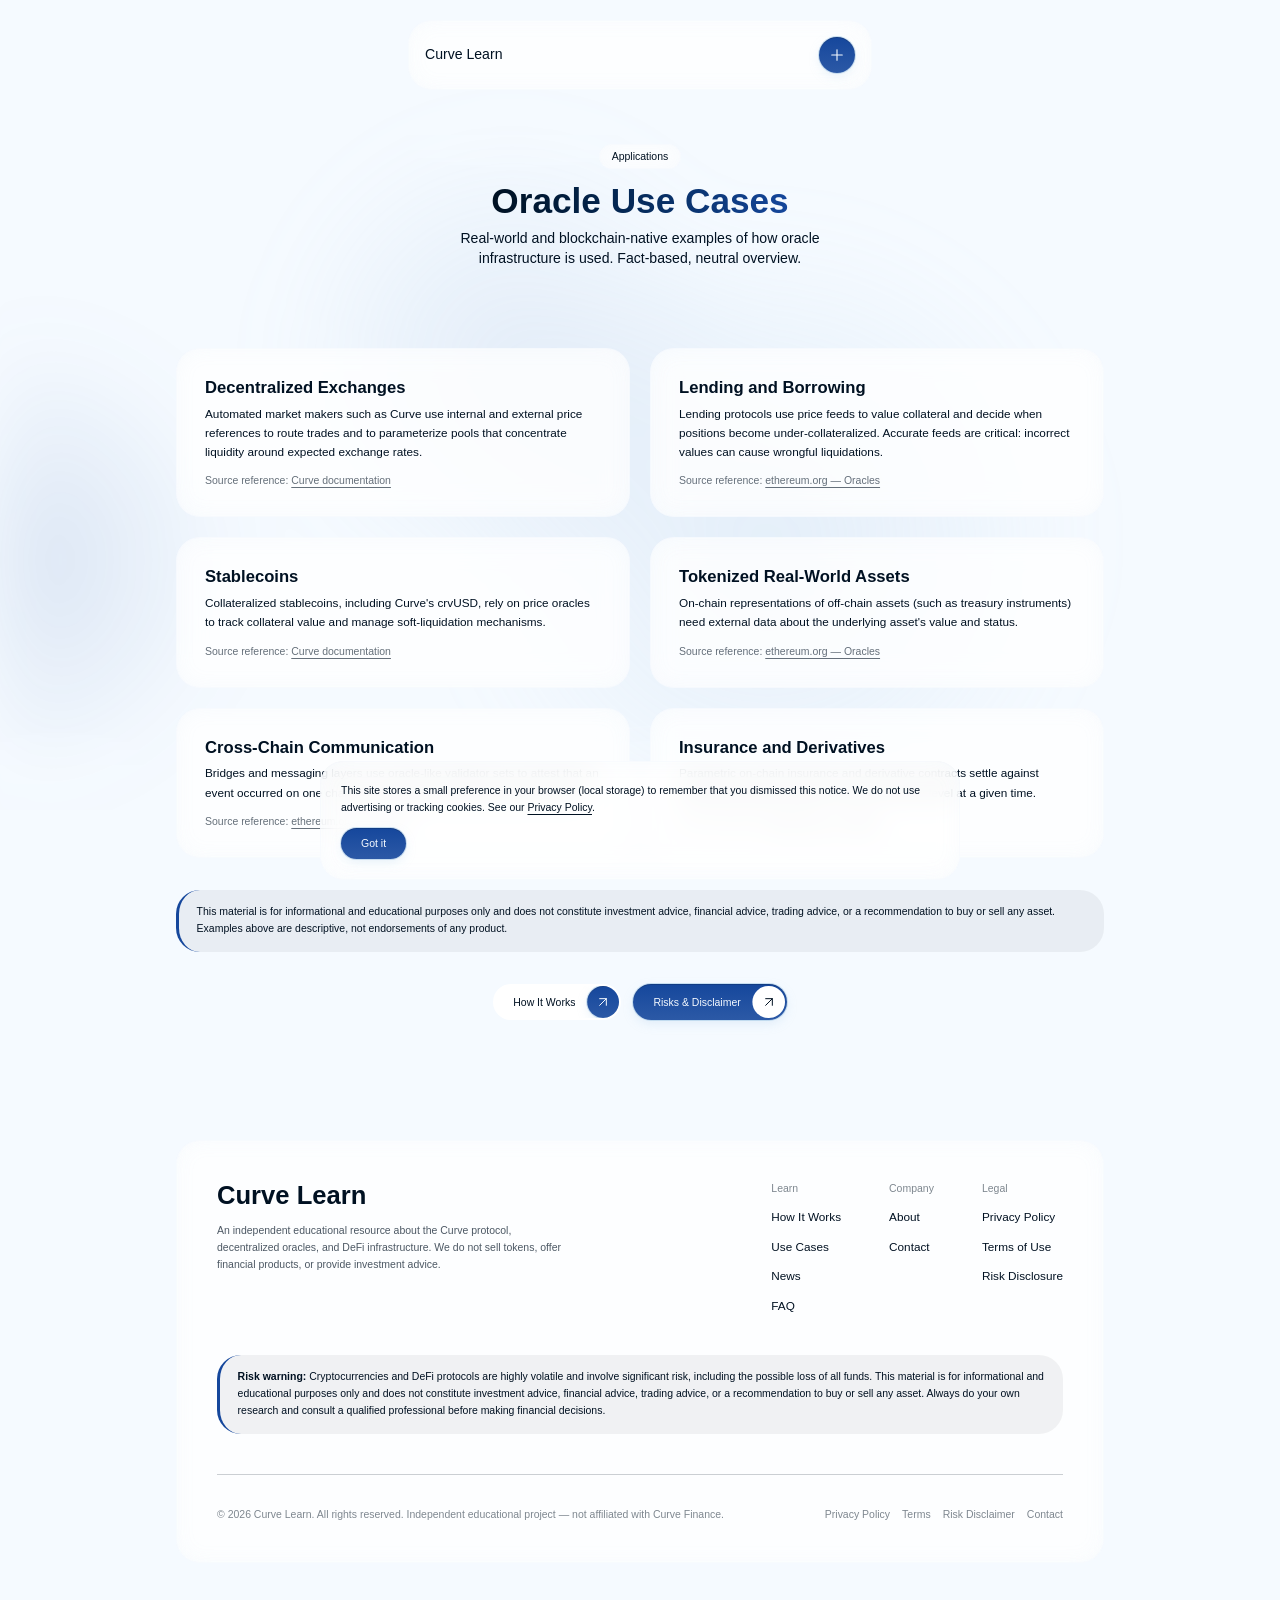
<file: use-cases.html>
<!DOCTYPE html>
<html lang="en">
<head>
  <meta charset="UTF-8">
  <link rel="icon" type="image/svg+xml" href="assets/img/favicon.svg">
  <meta name="viewport" content="width=device-width, initial-scale=1.0">
  <title>Oracle Use Cases in DeFi and Beyond | Curve Learn</title>
  <meta name="description" content="Neutral, fact-based examples of oracle use: DeFi exchanges, lending, stablecoins, tokenized real-world assets, and cross-chain communication.">
  <link rel="canonical" href="https://walimab247-prog.github.io/curve/use-cases.html">
  <meta property="og:type" content="website">
  <meta property="og:site_name" content="Curve Learn">
  <meta property="og:title" content="Oracle Use Cases in DeFi and Beyond | Curve Learn">
  <meta property="og:description" content="Neutral, fact-based examples of oracle use: DeFi exchanges, lending, stablecoins, tokenized real-world assets, and cross-chain communication.">
  <meta property="og:url" content="https://walimab247-prog.github.io/curve/use-cases.html">
  <meta name="twitter:card" content="summary">
  <meta name="twitter:title" content="Oracle Use Cases in DeFi and Beyond | Curve Learn">
  <meta name="twitter:description" content="Neutral, fact-based examples of oracle use: DeFi exchanges, lending, stablecoins, tokenized real-world assets, and cross-chain communication.">
  <link href="assets/css/site.css" rel="stylesheet">
  <link href="assets/css/custom.css" rel="stylesheet">
  <script src="assets/js/main.js" defer></script>
</head>
<body>
<a href="#main-content" class="skip-link card">Skip to main content</a>
<div id="root"><div class="fixed inset-0 -z-10 overflow-hidden pointer-events-none select-none blur-[40px] mask-[linear-gradient(to_bottom,transparent,black_20%,black_80%,transparent)]" aria-hidden="true"><div class="absolute opacity-[0.075]" style="background: radial-gradient(circle at center, var(--color-background-accent) 0, transparent 50%); mix-blend-mode: hard-light; width: 80%; height: 80%; top: calc(20%); left: calc(20%); animation: 20s infinite floating-move-vertical;"></div><div class="absolute opacity-[0.125]" style="background: radial-gradient(circle at center, var(--color-accent) 0, transparent 50%); mix-blend-mode: hard-light; width: 80%; height: 80%; top: calc(20%); left: calc(20%); transform-origin: calc(50% - 400px) center 0px; animation: 20s infinite reverse floating-move-in-circle;"></div><div class="absolute opacity-[0.125]" style="background: radial-gradient(circle at center, var(--color-primary-cta) 0, transparent 50%); mix-blend-mode: hard-light; width: 60%; height: 60%; top: calc(10% + 200px); left: calc(10% - 500px); transform-origin: calc(50% + 400px) center 0px; animation: 30s linear infinite floating-move-in-circle;"></div><div class="absolute opacity-[0.15]" style="background: radial-gradient(circle at center, var(--color-background-accent) 0, transparent 50%); mix-blend-mode: hard-light; width: 60%; height: 60%; top: calc(10%); left: calc(10%); transform-origin: calc(50% - 200px) center 0px; animation: 30s infinite floating-move-horizontal;"></div></div><nav data-section="navbar" class="fixed z-1000 top-5 left-1/2 -translate-x-1/2 w-content-width">
  <div class="mx-auto w-full md:w-1/2 overflow-hidden rounded backdrop-blur-sm card">
    <div class="relative z-10 flex items-center justify-between gap-3 xl:gap-4 2xl:gap-5 p-3 xl:p-4 2xl:p-5">
      <a href="index.html" class="text-xl font-medium text-foreground">Curve Learn</a>
      <button type="button" aria-label="Toggle navigation menu" aria-expanded="false" aria-controls="nav-menu"
        class="flex items-center justify-center shrink-0 size-9 rounded cursor-pointer primary-button nav-toggle"><svg xmlns="http://www.w3.org/2000/svg" width="24" height="24" viewBox="0 0 24 24" fill="none" stroke="currentColor" stroke-width="1.5" stroke-linecap="round" stroke-linejoin="round" class="lucide lucide-plus w-1/2 h-1/2 text-primary-cta-text" aria-hidden="true"><path d="M5 12h14"></path><path d="M12 5v14"></path></svg></button>
    </div>
    <div id="nav-menu" class="nav-menu relative z-10 p-3 xl:p-4 2xl:p-5 pt-0"><a href="index.html">Home</a><a href="how-it-works.html">How It Works</a><a href="use-cases.html" aria-current="page">Use Cases</a><a href="news.html">News</a><a href="risks.html">Risks & Disclaimer</a><a href="faq.html">FAQ</a><a href="about.html">About</a><a href="contact.html">Contact</a></div>
  </div>
</nav><main id="main-content" class="flex-grow">
<div data-section="hero"><section class="pt-36 pb-10"><div class="w-content-width mx-auto"><div class="flex flex-col items-center gap-2"><div class="px-3 py-1 mb-1 text-sm card rounded w-fit"><p>Applications</p></div><h1 class="bg-gradient-to-r from-foreground to-primary-cta bg-clip-text text-transparent pb-[0.1em] -mb-[0.1em] md:max-w-8/10 text-5xl 2xl:text-6xl leading-[1.15] font-semibold text-center text-balance">Oracle Use Cases</h1><p class="md:max-w-7/10 text-lg md:text-xl leading-snug text-center text-balance">Real-world and blockchain-native examples of how oracle infrastructure is used. Fact-based, neutral overview.</p></div></div></section></div>
<section class="py-10" aria-label="Use case list">
  <div class="w-content-width mx-auto flex flex-col gap-8">
    <div class="grid grid-cols-1 md:grid-cols-2 gap-5">
      <div class="flex flex-col gap-1 p-3 xl:p-3.5 2xl:p-4 card rounded"><div class="flex flex-col gap-1 p-3 xl:p-3.5 2xl:p-4"><h3 class="text-2xl font-semibold leading-snug text-balance">Decentralized Exchanges</h3><p class="text-base leading-relaxed">Automated market makers such as Curve use internal and external price references to route trades and to parameterize pools that concentrate liquidity around expected exchange rates.</p><p class="text-sm opacity-60 mt-2">Source reference: <a href="https://docs.curve.finance/" class="text-link" rel="noopener">Curve documentation</a></p></div></div>
      <div class="flex flex-col gap-1 p-3 xl:p-3.5 2xl:p-4 card rounded"><div class="flex flex-col gap-1 p-3 xl:p-3.5 2xl:p-4"><h3 class="text-2xl font-semibold leading-snug text-balance">Lending and Borrowing</h3><p class="text-base leading-relaxed">Lending protocols use price feeds to value collateral and decide when positions become under-collateralized. Accurate feeds are critical: incorrect values can cause wrongful liquidations.</p><p class="text-sm opacity-60 mt-2">Source reference: <a href="https://ethereum.org/en/developers/docs/oracles/" class="text-link" rel="noopener">ethereum.org — Oracles</a></p></div></div>
      <div class="flex flex-col gap-1 p-3 xl:p-3.5 2xl:p-4 card rounded"><div class="flex flex-col gap-1 p-3 xl:p-3.5 2xl:p-4"><h3 class="text-2xl font-semibold leading-snug text-balance">Stablecoins</h3><p class="text-base leading-relaxed">Collateralized stablecoins, including Curve's crvUSD, rely on price oracles to track collateral value and manage soft-liquidation mechanisms.</p><p class="text-sm opacity-60 mt-2">Source reference: <a href="https://docs.curve.finance/" class="text-link" rel="noopener">Curve documentation</a></p></div></div>
      <div class="flex flex-col gap-1 p-3 xl:p-3.5 2xl:p-4 card rounded"><div class="flex flex-col gap-1 p-3 xl:p-3.5 2xl:p-4"><h3 class="text-2xl font-semibold leading-snug text-balance">Tokenized Real-World Assets</h3><p class="text-base leading-relaxed">On-chain representations of off-chain assets (such as treasury instruments) need external data about the underlying asset's value and status.</p><p class="text-sm opacity-60 mt-2">Source reference: <a href="https://ethereum.org/en/developers/docs/oracles/" class="text-link" rel="noopener">ethereum.org — Oracles</a></p></div></div>
      <div class="flex flex-col gap-1 p-3 xl:p-3.5 2xl:p-4 card rounded"><div class="flex flex-col gap-1 p-3 xl:p-3.5 2xl:p-4"><h3 class="text-2xl font-semibold leading-snug text-balance">Cross-Chain Communication</h3><p class="text-base leading-relaxed">Bridges and messaging layers use oracle-like validator sets to attest that an event occurred on one chain so a contract on another chain can act on it.</p><p class="text-sm opacity-60 mt-2">Source reference: <a href="https://ethereum.org/en/developers/docs/oracles/" class="text-link" rel="noopener">ethereum.org — Oracles</a></p></div></div>
      <div class="flex flex-col gap-1 p-3 xl:p-3.5 2xl:p-4 card rounded"><div class="flex flex-col gap-1 p-3 xl:p-3.5 2xl:p-4"><h3 class="text-2xl font-semibold leading-snug text-balance">Insurance and Derivatives</h3><p class="text-base leading-relaxed">Parametric on-chain insurance and derivative contracts settle against externally reported outcomes, such as an index level at a given time.</p><p class="text-sm opacity-60 mt-2">Source reference: <a href="https://ethereum.org/en/developers/docs/oracles/" class="text-link" rel="noopener">ethereum.org — Oracles</a></p></div></div>
    </div>
    <div class="notice" role="note">This material is for informational and educational purposes only and does not constitute investment advice, financial advice, trading advice, or a recommendation to buy or sell any asset. Examples above are descriptive, not endorsements of any product.</div>
    <div class="flex justify-center gap-3 flex-wrap">
      <a href="how-it-works.html" class="group relative flex items-center gap-3 min-w-0 w-fit max-w-full py-0.5 pl-5 pr-0.5 text-sm rounded cursor-pointer secondary-button text-secondary-cta-text"><span class="relative z-10 flex-1 truncate md:transition-colors md:duration-500 md:ease-out text-secondary-cta-text md:group-hover:text-primary-cta-text">How It Works</span><div class="relative z-10 flex items-center justify-center size-8 rounded text-primary-cta-text"><svg xmlns="http://www.w3.org/2000/svg" width="24" height="24" viewBox="0 0 24 24" fill="none" stroke="currentColor" stroke-width="1.5" stroke-linecap="round" stroke-linejoin="round" class="lucide lucide-arrow-up-right size-4" aria-hidden="true"><path d="M7 7h10v10"></path><path d="M7 17 17 7"></path></svg></div><div class="absolute inset-0.5 z-0 overflow-hidden rounded pointer-events-none"><div class="h-full w-full rounded -translate-x-[calc(-100%+2rem)] md:transition-transform md:duration-500 md:ease-out md:group-hover:translate-x-0 primary-button"></div></div></a>
      <a href="risks.html" class="group relative flex items-center gap-3 min-w-0 w-fit max-w-full py-0.5 pl-5 pr-0.5 text-sm rounded cursor-pointer primary-button text-primary-cta-text"><span class="relative z-10 flex-1 truncate md:transition-colors md:duration-500 md:ease-out text-primary-cta-text md:group-hover:text-secondary-cta-text">Risks & Disclaimer</span><div class="relative z-10 flex items-center justify-center size-8 rounded text-secondary-cta-text"><svg xmlns="http://www.w3.org/2000/svg" width="24" height="24" viewBox="0 0 24 24" fill="none" stroke="currentColor" stroke-width="1.5" stroke-linecap="round" stroke-linejoin="round" class="lucide lucide-arrow-up-right size-4" aria-hidden="true"><path d="M7 7h10v10"></path><path d="M7 17 17 7"></path></svg></div><div class="absolute inset-0.5 z-0 overflow-hidden rounded pointer-events-none"><div class="h-full w-full rounded -translate-x-[calc(-100%+2rem)] md:transition-transform md:duration-500 md:ease-out md:group-hover:translate-x-0 secondary-button"></div></div></a>
    </div>
  </div>
</section>
</main><footer data-section="footer" aria-label="Site footer" class="w-full py-20">
  <div class="w-content-width mx-auto p-10 rounded-lg card">
    <div class="flex flex-col md:flex-row gap-10 md:gap-0 justify-between items-start mb-10">
      <div class="flex flex-col gap-3" style="max-width: 22rem;">
        <h2 class="text-4xl font-semibold">Curve Learn</h2>
        <p class="text-sm opacity-70 leading-relaxed">An independent educational resource about the Curve protocol,
        decentralized oracles, and DeFi infrastructure. We do not sell tokens, offer financial products, or provide
        investment advice.</p>
      </div>
      <div class="w-full md:w-fit flex flex-wrap gap-y-10 md:gap-12">
        <div class="w-1/2 md:w-auto flex flex-col items-start gap-3">
          <h3 class="text-sm opacity-50 truncate">Learn</h3>
          <a href="how-it-works.html" class="text-base hover:opacity-75 transition-opacity">How It Works</a>
          <a href="use-cases.html" class="text-base hover:opacity-75 transition-opacity">Use Cases</a>
          <a href="news.html" class="text-base hover:opacity-75 transition-opacity">News</a>
          <a href="faq.html" class="text-base hover:opacity-75 transition-opacity">FAQ</a>
        </div>
        <div class="w-1/2 md:w-auto flex flex-col items-start gap-3">
          <h3 class="text-sm opacity-50 truncate">Company</h3>
          <a href="about.html" class="text-base hover:opacity-75 transition-opacity">About</a>
          <a href="contact.html" class="text-base hover:opacity-75 transition-opacity">Contact</a>
        </div>
        <div class="w-1/2 md:w-auto flex flex-col items-start gap-3">
          <h3 class="text-sm opacity-50 truncate">Legal</h3>
          <a href="privacy.html" class="text-base hover:opacity-75 transition-opacity">Privacy Policy</a>
          <a href="terms.html" class="text-base hover:opacity-75 transition-opacity">Terms of Use</a>
          <a href="risk-disclosure.html" class="text-base hover:opacity-75 transition-opacity">Risk Disclosure</a>
        </div>
      </div>
    </div>
    <div class="mb-10"><div class="notice" role="note"><strong>Risk warning:</strong> Cryptocurrencies and DeFi protocols are highly volatile and involve significant risk, including the possible loss of all funds. This material is for informational and educational purposes only and does not constitute investment advice, financial advice, trading advice, or a recommendation to buy or sell any asset. Always do your own research and consult a qualified professional before making financial decisions.</div></div>
    <div class="flex flex-col md:flex-row gap-4 items-start md:items-center justify-between pt-8 border-t border-foreground/20">
      <span class="text-sm opacity-50">© 2026 Curve Learn. All rights reserved. Independent educational project — not affiliated with Curve Finance.</span>
      <div class="flex items-center gap-3">
        <a href="privacy.html" class="text-sm opacity-50 hover:opacity-75 transition-opacity">Privacy Policy</a>
        <a href="terms.html" class="text-sm opacity-50 hover:opacity-75 transition-opacity">Terms</a>
        <a href="risk-disclosure.html" class="text-sm opacity-50 hover:opacity-75 transition-opacity">Risk Disclaimer</a>
        <a href="contact.html" class="text-sm opacity-50 hover:opacity-75 transition-opacity">Contact</a>
      </div>
    </div>
  </div>
</footer><div id="cookie-banner" class="cookie-banner" role="dialog" aria-label="Cookie notice">
  <div class="card rounded p-5 flex flex-col gap-3">
    <p class="text-sm leading-relaxed">This site stores a small preference in your browser (local storage) to remember
    that you dismissed this notice. We do not use advertising or tracking cookies. See our
    <a href="privacy.html" class="text-link">Privacy Policy</a>.</p>
    <button id="cookie-accept" type="button" class="primary-button text-primary-cta-text text-sm rounded px-5 py-2 w-fit cursor-pointer">Got it</button>
  </div>
</div></div>
</body></html>
</file>
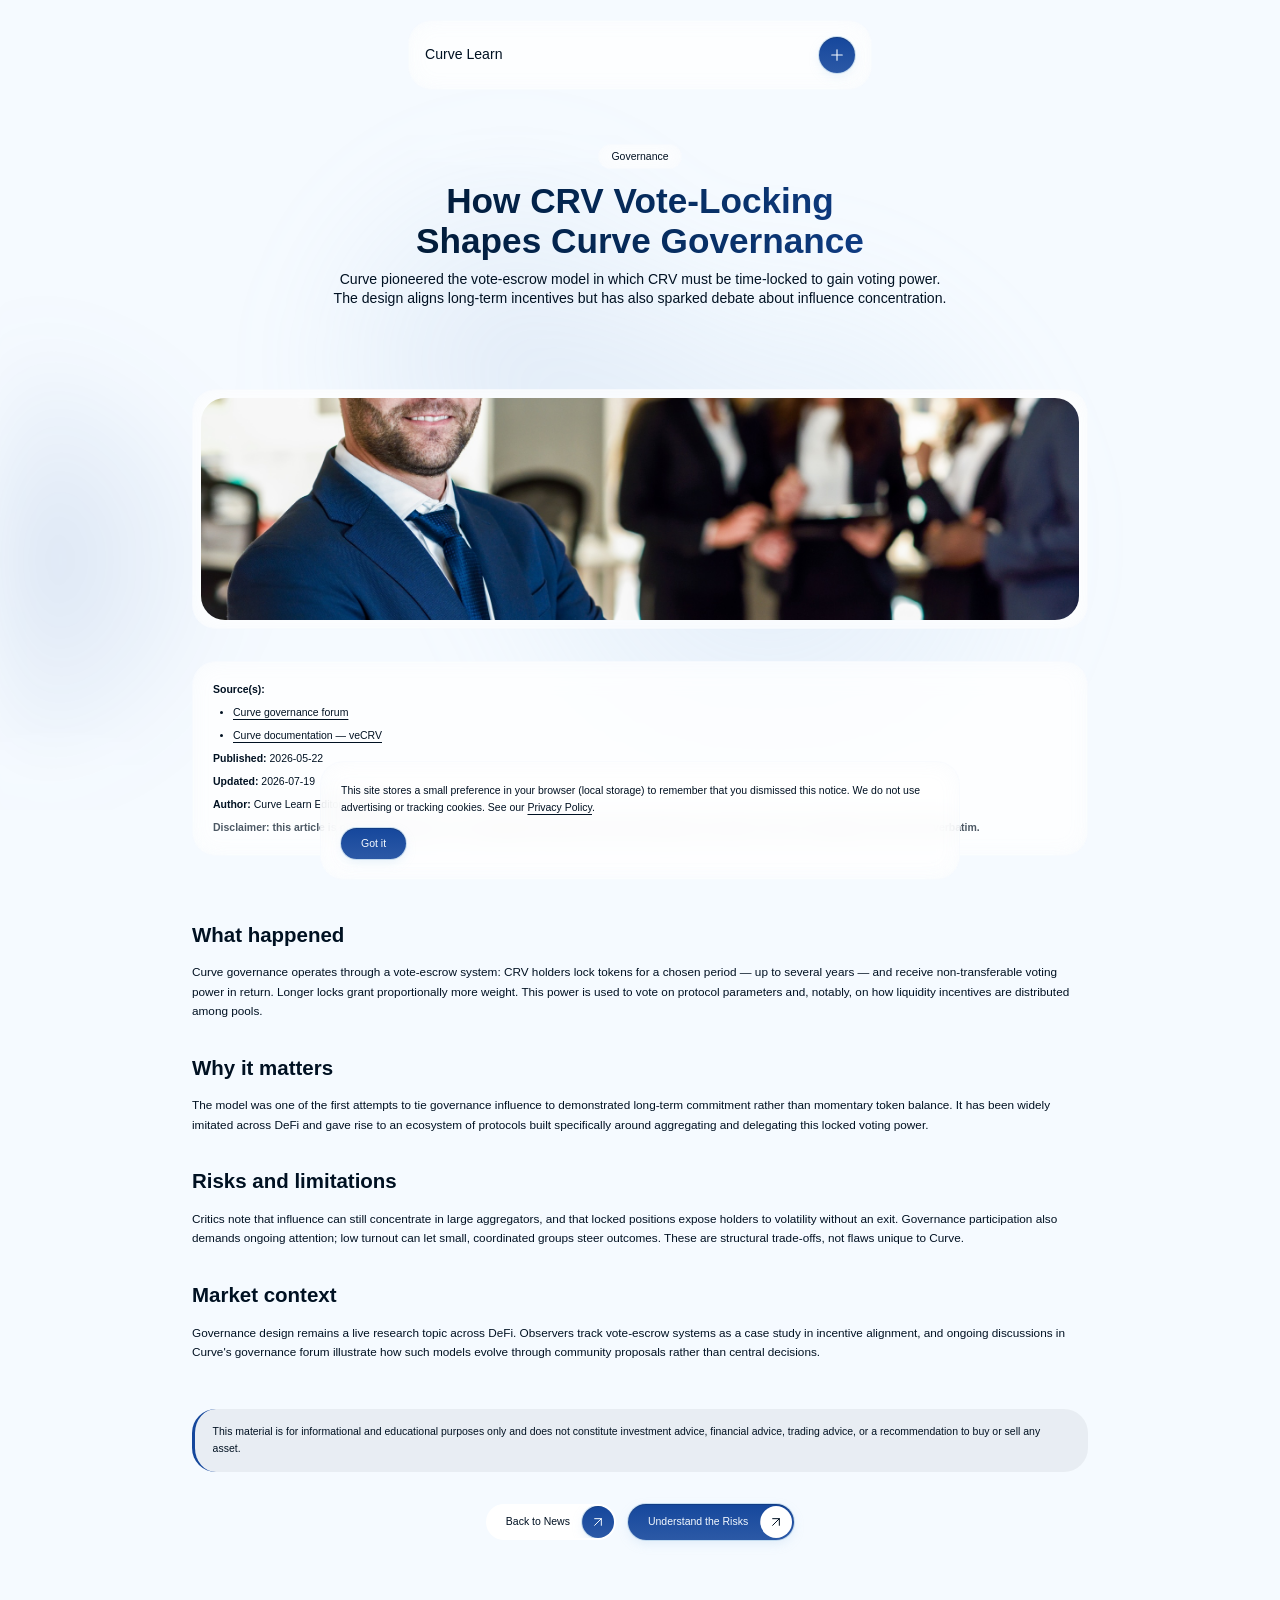
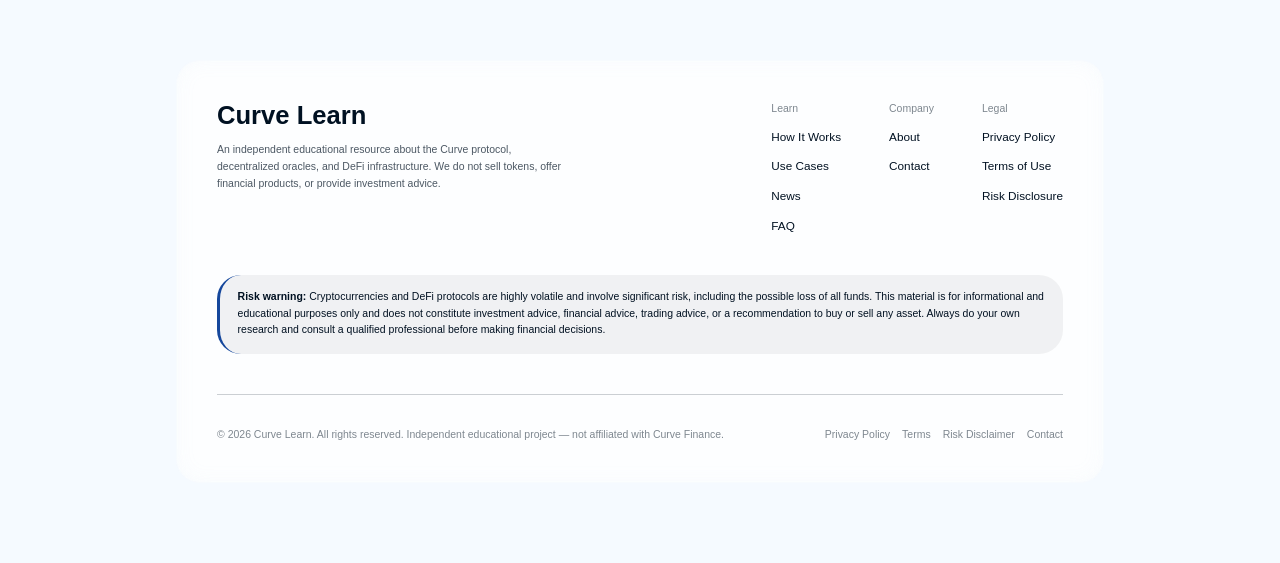
<file: news/crv-governance-vote-locking.html>
<!DOCTYPE html>
<html lang="en">
<head>
  <meta charset="UTF-8">
  <link rel="icon" type="image/svg+xml" href="../assets/img/favicon.svg">
  <meta name="viewport" content="width=device-width, initial-scale=1.0">
  <title>How CRV Vote-Locking Shapes Curve Governance | Curve Learn News</title>
  <meta name="description" content="An explainer on Curve's vote-escrow model: how locking CRV converts token holdings into governance weight, and the debates the model has generated.">
  <link rel="canonical" href="https://walimab247-prog.github.io/curve/news/crv-governance-vote-locking.html">
  <meta property="og:type" content="website">
  <meta property="og:site_name" content="Curve Learn">
  <meta property="og:title" content="How CRV Vote-Locking Shapes Curve Governance | Curve Learn News">
  <meta property="og:description" content="An explainer on Curve's vote-escrow model: how locking CRV converts token holdings into governance weight, and the debates the model has generated.">
  <meta property="og:url" content="https://walimab247-prog.github.io/curve/news/crv-governance-vote-locking.html">
  <meta name="twitter:card" content="summary">
  <meta name="twitter:title" content="How CRV Vote-Locking Shapes Curve Governance | Curve Learn News">
  <meta name="twitter:description" content="An explainer on Curve's vote-escrow model: how locking CRV converts token holdings into governance weight, and the debates the model has generated.">
  <link href="../assets/css/site.css" rel="stylesheet">
  <link href="../assets/css/custom.css" rel="stylesheet">
  <script src="../assets/js/main.js" defer></script>
</head>
<body>
<a href="#main-content" class="skip-link card">Skip to main content</a>
<div id="root"><div class="fixed inset-0 -z-10 overflow-hidden pointer-events-none select-none blur-[40px] mask-[linear-gradient(to_bottom,transparent,black_20%,black_80%,transparent)]" aria-hidden="true"><div class="absolute opacity-[0.075]" style="background: radial-gradient(circle at center, var(--color-background-accent) 0, transparent 50%); mix-blend-mode: hard-light; width: 80%; height: 80%; top: calc(20%); left: calc(20%); animation: 20s infinite floating-move-vertical;"></div><div class="absolute opacity-[0.125]" style="background: radial-gradient(circle at center, var(--color-accent) 0, transparent 50%); mix-blend-mode: hard-light; width: 80%; height: 80%; top: calc(20%); left: calc(20%); transform-origin: calc(50% - 400px) center 0px; animation: 20s infinite reverse floating-move-in-circle;"></div><div class="absolute opacity-[0.125]" style="background: radial-gradient(circle at center, var(--color-primary-cta) 0, transparent 50%); mix-blend-mode: hard-light; width: 60%; height: 60%; top: calc(10% + 200px); left: calc(10% - 500px); transform-origin: calc(50% + 400px) center 0px; animation: 30s linear infinite floating-move-in-circle;"></div><div class="absolute opacity-[0.15]" style="background: radial-gradient(circle at center, var(--color-background-accent) 0, transparent 50%); mix-blend-mode: hard-light; width: 60%; height: 60%; top: calc(10%); left: calc(10%); transform-origin: calc(50% - 200px) center 0px; animation: 30s infinite floating-move-horizontal;"></div></div><nav data-section="navbar" class="fixed z-1000 top-5 left-1/2 -translate-x-1/2 w-content-width">
  <div class="mx-auto w-full md:w-1/2 overflow-hidden rounded backdrop-blur-sm card">
    <div class="relative z-10 flex items-center justify-between gap-3 xl:gap-4 2xl:gap-5 p-3 xl:p-4 2xl:p-5">
      <a href="../index.html" class="text-xl font-medium text-foreground">Curve Learn</a>
      <button type="button" aria-label="Toggle navigation menu" aria-expanded="false" aria-controls="nav-menu"
        class="flex items-center justify-center shrink-0 size-9 rounded cursor-pointer primary-button nav-toggle"><svg xmlns="http://www.w3.org/2000/svg" width="24" height="24" viewBox="0 0 24 24" fill="none" stroke="currentColor" stroke-width="1.5" stroke-linecap="round" stroke-linejoin="round" class="lucide lucide-plus w-1/2 h-1/2 text-primary-cta-text" aria-hidden="true"><path d="M5 12h14"></path><path d="M12 5v14"></path></svg></button>
    </div>
    <div id="nav-menu" class="nav-menu relative z-10 p-3 xl:p-4 2xl:p-5 pt-0"><a href="../index.html">Home</a><a href="../how-it-works.html">How It Works</a><a href="../use-cases.html">Use Cases</a><a href="../news.html" aria-current="page">News</a><a href="../risks.html">Risks & Disclaimer</a><a href="../faq.html">FAQ</a><a href="../about.html">About</a><a href="../contact.html">Contact</a></div>
  </div>
</nav><main id="main-content" class="flex-grow">
<div data-section="hero"><section class="pt-36 pb-10"><div class="w-content-width mx-auto"><div class="flex flex-col items-center gap-2"><div class="px-3 py-1 mb-1 text-sm card rounded w-fit"><p>Governance</p></div><h1 class="bg-gradient-to-r from-foreground to-primary-cta bg-clip-text text-transparent pb-[0.1em] -mb-[0.1em] md:max-w-8/10 text-5xl 2xl:text-6xl leading-[1.15] font-semibold text-center text-balance">How CRV Vote-Locking Shapes Curve Governance</h1><p class="md:max-w-7/10 text-lg md:text-xl leading-snug text-center text-balance">Curve pioneered the vote-escrow model in which CRV must be time-locked to gain voting power. The design aligns long-term incentives but has also sparked debate about influence concentration.</p></div></div></section></div>
<section class="py-10" aria-label="Article body">
  <div class="w-content-width mx-auto max-w-4xl flex flex-col gap-8">
    <div class="h-60 md:h-80 rounded overflow-hidden card p-2">
      <img alt="Illustration for: How CRV Vote-Locking Shapes Curve Governance" loading="lazy" class="w-full h-full object-cover rounded" src="../assets/img/businessman-leader-modern-office-with-businesspeople-working_1139-960.jpg">
    </div>
    <div class="card rounded p-5 flex flex-col gap-2 text-sm">
      <p><strong>Source(s):</strong></p><ul class="list-disc space-y-2"><li><a href="https://gov.curve.finance/" class="text-link" rel="noopener">Curve governance forum</a></li><li><a href="https://docs.curve.finance/curve_dao/voting-escrow/overview/" class="text-link" rel="noopener">Curve documentation — veCRV</a></li></ul>
      <p><strong>Published:</strong> <time datetime="2026-05-22">2026-05-22</time></p>
      <p><strong>Updated:</strong> <time datetime="2026-07-19">2026-07-19</time></p>
      <p><strong>Author:</strong> Curve Learn Editorial Team</p>
      <p class="opacity-70"><strong>Disclaimer: this article is not financial advice. It is an independent editorial rewrite with analysis and context; it does not reproduce source texts verbatim.</strong></p>
    </div>
    <article class="prose text-base">
<h2>What happened</h2>
<p>Curve governance operates through a vote-escrow system: CRV holders lock tokens for a chosen period — up to
several years — and receive non-transferable voting power in return. Longer locks grant proportionally more
weight. This power is used to vote on protocol parameters and, notably, on how liquidity incentives are
distributed among pools.</p>
<h2>Why it matters</h2>
<p>The model was one of the first attempts to tie governance influence to demonstrated long-term commitment
rather than momentary token balance. It has been widely imitated across DeFi and gave rise to an ecosystem of
protocols built specifically around aggregating and delegating this locked voting power.</p>
<h2>Risks and limitations</h2>
<p>Critics note that influence can still concentrate in large aggregators, and that locked positions expose
holders to volatility without an exit. Governance participation also demands ongoing attention; low turnout
can let small, coordinated groups steer outcomes. These are structural trade-offs, not flaws unique to Curve.</p>
<h2>Market context</h2>
<p>Governance design remains a live research topic across DeFi. Observers track vote-escrow systems as a case
study in incentive alignment, and ongoing discussions in Curve's governance forum illustrate how such models
evolve through community proposals rather than central decisions.</p>
</article>
    <div class="notice" role="note">This material is for informational and educational purposes only and does not constitute investment advice, financial advice, trading advice, or a recommendation to buy or sell any asset.</div>
    <div class="flex justify-center gap-3 flex-wrap">
      <a href="../news.html" class="group relative flex items-center gap-3 min-w-0 w-fit max-w-full py-0.5 pl-5 pr-0.5 text-sm rounded cursor-pointer secondary-button text-secondary-cta-text"><span class="relative z-10 flex-1 truncate md:transition-colors md:duration-500 md:ease-out text-secondary-cta-text md:group-hover:text-primary-cta-text">Back to News</span><div class="relative z-10 flex items-center justify-center size-8 rounded text-primary-cta-text"><svg xmlns="http://www.w3.org/2000/svg" width="24" height="24" viewBox="0 0 24 24" fill="none" stroke="currentColor" stroke-width="1.5" stroke-linecap="round" stroke-linejoin="round" class="lucide lucide-arrow-up-right size-4" aria-hidden="true"><path d="M7 7h10v10"></path><path d="M7 17 17 7"></path></svg></div><div class="absolute inset-0.5 z-0 overflow-hidden rounded pointer-events-none"><div class="h-full w-full rounded -translate-x-[calc(-100%+2rem)] md:transition-transform md:duration-500 md:ease-out md:group-hover:translate-x-0 primary-button"></div></div></a>
      <a href="../risks.html" class="group relative flex items-center gap-3 min-w-0 w-fit max-w-full py-0.5 pl-5 pr-0.5 text-sm rounded cursor-pointer primary-button text-primary-cta-text"><span class="relative z-10 flex-1 truncate md:transition-colors md:duration-500 md:ease-out text-primary-cta-text md:group-hover:text-secondary-cta-text">Understand the Risks</span><div class="relative z-10 flex items-center justify-center size-8 rounded text-secondary-cta-text"><svg xmlns="http://www.w3.org/2000/svg" width="24" height="24" viewBox="0 0 24 24" fill="none" stroke="currentColor" stroke-width="1.5" stroke-linecap="round" stroke-linejoin="round" class="lucide lucide-arrow-up-right size-4" aria-hidden="true"><path d="M7 7h10v10"></path><path d="M7 17 17 7"></path></svg></div><div class="absolute inset-0.5 z-0 overflow-hidden rounded pointer-events-none"><div class="h-full w-full rounded -translate-x-[calc(-100%+2rem)] md:transition-transform md:duration-500 md:ease-out md:group-hover:translate-x-0 secondary-button"></div></div></a>
    </div>
  </div>
</section>
</main><footer data-section="footer" aria-label="Site footer" class="w-full py-20">
  <div class="w-content-width mx-auto p-10 rounded-lg card">
    <div class="flex flex-col md:flex-row gap-10 md:gap-0 justify-between items-start mb-10">
      <div class="flex flex-col gap-3" style="max-width: 22rem;">
        <h2 class="text-4xl font-semibold">Curve Learn</h2>
        <p class="text-sm opacity-70 leading-relaxed">An independent educational resource about the Curve protocol,
        decentralized oracles, and DeFi infrastructure. We do not sell tokens, offer financial products, or provide
        investment advice.</p>
      </div>
      <div class="w-full md:w-fit flex flex-wrap gap-y-10 md:gap-12">
        <div class="w-1/2 md:w-auto flex flex-col items-start gap-3">
          <h3 class="text-sm opacity-50 truncate">Learn</h3>
          <a href="../how-it-works.html" class="text-base hover:opacity-75 transition-opacity">How It Works</a>
          <a href="../use-cases.html" class="text-base hover:opacity-75 transition-opacity">Use Cases</a>
          <a href="../news.html" class="text-base hover:opacity-75 transition-opacity">News</a>
          <a href="../faq.html" class="text-base hover:opacity-75 transition-opacity">FAQ</a>
        </div>
        <div class="w-1/2 md:w-auto flex flex-col items-start gap-3">
          <h3 class="text-sm opacity-50 truncate">Company</h3>
          <a href="../about.html" class="text-base hover:opacity-75 transition-opacity">About</a>
          <a href="../contact.html" class="text-base hover:opacity-75 transition-opacity">Contact</a>
        </div>
        <div class="w-1/2 md:w-auto flex flex-col items-start gap-3">
          <h3 class="text-sm opacity-50 truncate">Legal</h3>
          <a href="../privacy.html" class="text-base hover:opacity-75 transition-opacity">Privacy Policy</a>
          <a href="../terms.html" class="text-base hover:opacity-75 transition-opacity">Terms of Use</a>
          <a href="../risk-disclosure.html" class="text-base hover:opacity-75 transition-opacity">Risk Disclosure</a>
        </div>
      </div>
    </div>
    <div class="mb-10"><div class="notice" role="note"><strong>Risk warning:</strong> Cryptocurrencies and DeFi protocols are highly volatile and involve significant risk, including the possible loss of all funds. This material is for informational and educational purposes only and does not constitute investment advice, financial advice, trading advice, or a recommendation to buy or sell any asset. Always do your own research and consult a qualified professional before making financial decisions.</div></div>
    <div class="flex flex-col md:flex-row gap-4 items-start md:items-center justify-between pt-8 border-t border-foreground/20">
      <span class="text-sm opacity-50">© 2026 Curve Learn. All rights reserved. Independent educational project — not affiliated with Curve Finance.</span>
      <div class="flex items-center gap-3">
        <a href="../privacy.html" class="text-sm opacity-50 hover:opacity-75 transition-opacity">Privacy Policy</a>
        <a href="../terms.html" class="text-sm opacity-50 hover:opacity-75 transition-opacity">Terms</a>
        <a href="../risk-disclosure.html" class="text-sm opacity-50 hover:opacity-75 transition-opacity">Risk Disclaimer</a>
        <a href="../contact.html" class="text-sm opacity-50 hover:opacity-75 transition-opacity">Contact</a>
      </div>
    </div>
  </div>
</footer><div id="cookie-banner" class="cookie-banner" role="dialog" aria-label="Cookie notice">
  <div class="card rounded p-5 flex flex-col gap-3">
    <p class="text-sm leading-relaxed">This site stores a small preference in your browser (local storage) to remember
    that you dismissed this notice. We do not use advertising or tracking cookies. See our
    <a href="../privacy.html" class="text-link">Privacy Policy</a>.</p>
    <button id="cookie-accept" type="button" class="primary-button text-primary-cta-text text-sm rounded px-5 py-2 w-fit cursor-pointer">Got it</button>
  </div>
</div></div>
</body></html>
</file>
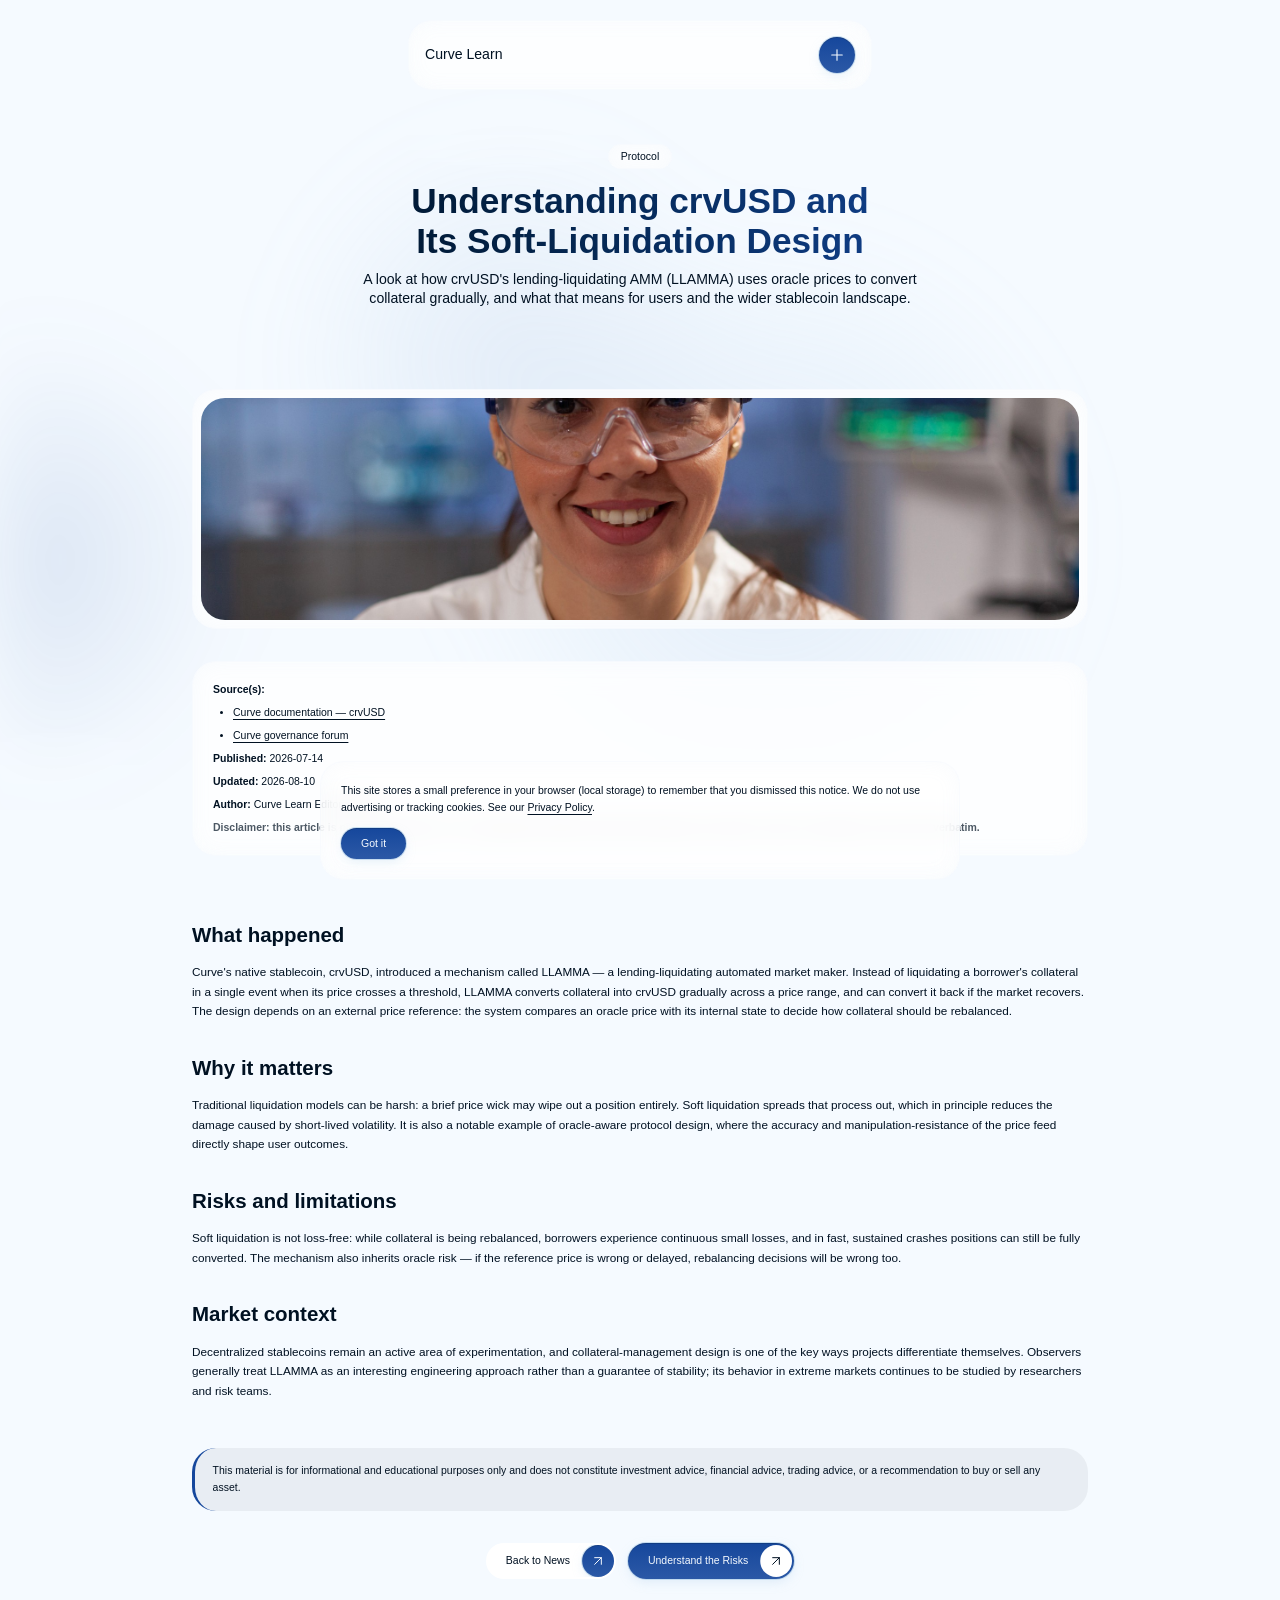
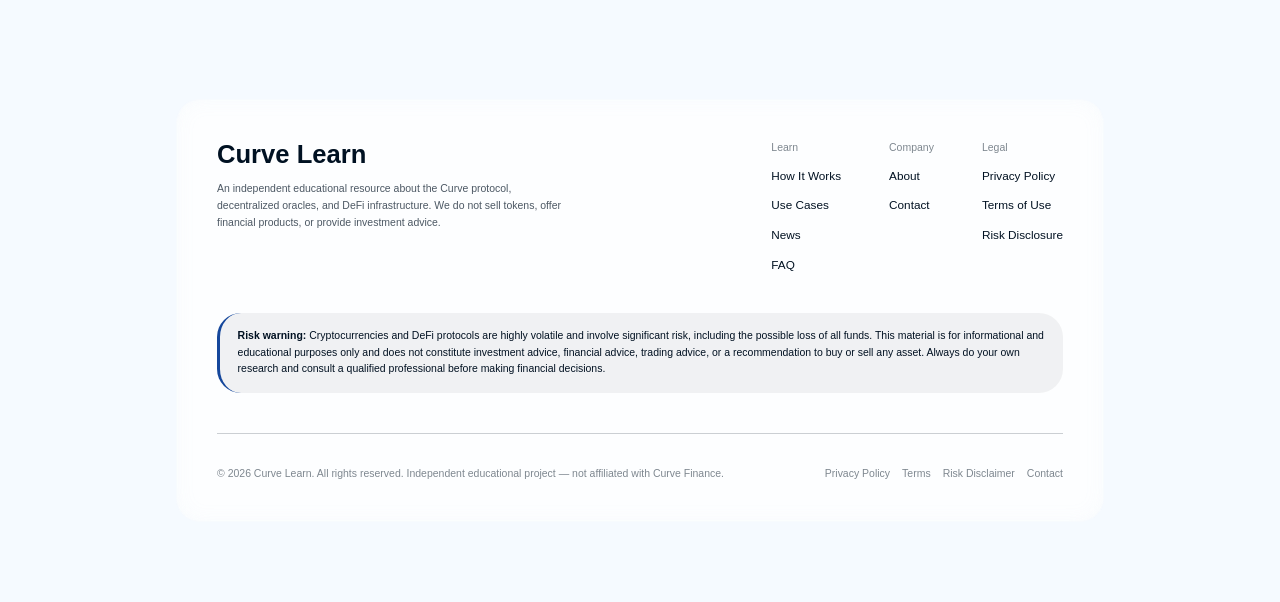
<file: news/crvusd-soft-liquidation-explained.html>
<!DOCTYPE html>
<html lang="en">
<head>
  <meta charset="UTF-8">
  <link rel="icon" type="image/svg+xml" href="../assets/img/favicon.svg">
  <meta name="viewport" content="width=device-width, initial-scale=1.0">
  <title>Understanding crvUSD and Its Soft-Liquidation Design | Curve Learn News</title>
  <meta name="description" content="How Curve's crvUSD stablecoin uses the LLAMMA mechanism and price oracles to manage collateral gradually instead of liquidating positions all at once.">
  <link rel="canonical" href="https://walimab247-prog.github.io/curve/news/crvusd-soft-liquidation-explained.html">
  <meta property="og:type" content="website">
  <meta property="og:site_name" content="Curve Learn">
  <meta property="og:title" content="Understanding crvUSD and Its Soft-Liquidation Design | Curve Learn News">
  <meta property="og:description" content="How Curve's crvUSD stablecoin uses the LLAMMA mechanism and price oracles to manage collateral gradually instead of liquidating positions all at once.">
  <meta property="og:url" content="https://walimab247-prog.github.io/curve/news/crvusd-soft-liquidation-explained.html">
  <meta name="twitter:card" content="summary">
  <meta name="twitter:title" content="Understanding crvUSD and Its Soft-Liquidation Design | Curve Learn News">
  <meta name="twitter:description" content="How Curve's crvUSD stablecoin uses the LLAMMA mechanism and price oracles to manage collateral gradually instead of liquidating positions all at once.">
  <link href="../assets/css/site.css" rel="stylesheet">
  <link href="../assets/css/custom.css" rel="stylesheet">
  <script src="../assets/js/main.js" defer></script>
</head>
<body>
<a href="#main-content" class="skip-link card">Skip to main content</a>
<div id="root"><div class="fixed inset-0 -z-10 overflow-hidden pointer-events-none select-none blur-[40px] mask-[linear-gradient(to_bottom,transparent,black_20%,black_80%,transparent)]" aria-hidden="true"><div class="absolute opacity-[0.075]" style="background: radial-gradient(circle at center, var(--color-background-accent) 0, transparent 50%); mix-blend-mode: hard-light; width: 80%; height: 80%; top: calc(20%); left: calc(20%); animation: 20s infinite floating-move-vertical;"></div><div class="absolute opacity-[0.125]" style="background: radial-gradient(circle at center, var(--color-accent) 0, transparent 50%); mix-blend-mode: hard-light; width: 80%; height: 80%; top: calc(20%); left: calc(20%); transform-origin: calc(50% - 400px) center 0px; animation: 20s infinite reverse floating-move-in-circle;"></div><div class="absolute opacity-[0.125]" style="background: radial-gradient(circle at center, var(--color-primary-cta) 0, transparent 50%); mix-blend-mode: hard-light; width: 60%; height: 60%; top: calc(10% + 200px); left: calc(10% - 500px); transform-origin: calc(50% + 400px) center 0px; animation: 30s linear infinite floating-move-in-circle;"></div><div class="absolute opacity-[0.15]" style="background: radial-gradient(circle at center, var(--color-background-accent) 0, transparent 50%); mix-blend-mode: hard-light; width: 60%; height: 60%; top: calc(10%); left: calc(10%); transform-origin: calc(50% - 200px) center 0px; animation: 30s infinite floating-move-horizontal;"></div></div><nav data-section="navbar" class="fixed z-1000 top-5 left-1/2 -translate-x-1/2 w-content-width">
  <div class="mx-auto w-full md:w-1/2 overflow-hidden rounded backdrop-blur-sm card">
    <div class="relative z-10 flex items-center justify-between gap-3 xl:gap-4 2xl:gap-5 p-3 xl:p-4 2xl:p-5">
      <a href="../index.html" class="text-xl font-medium text-foreground">Curve Learn</a>
      <button type="button" aria-label="Toggle navigation menu" aria-expanded="false" aria-controls="nav-menu"
        class="flex items-center justify-center shrink-0 size-9 rounded cursor-pointer primary-button nav-toggle"><svg xmlns="http://www.w3.org/2000/svg" width="24" height="24" viewBox="0 0 24 24" fill="none" stroke="currentColor" stroke-width="1.5" stroke-linecap="round" stroke-linejoin="round" class="lucide lucide-plus w-1/2 h-1/2 text-primary-cta-text" aria-hidden="true"><path d="M5 12h14"></path><path d="M12 5v14"></path></svg></button>
    </div>
    <div id="nav-menu" class="nav-menu relative z-10 p-3 xl:p-4 2xl:p-5 pt-0"><a href="../index.html">Home</a><a href="../how-it-works.html">How It Works</a><a href="../use-cases.html">Use Cases</a><a href="../news.html" aria-current="page">News</a><a href="../risks.html">Risks & Disclaimer</a><a href="../faq.html">FAQ</a><a href="../about.html">About</a><a href="../contact.html">Contact</a></div>
  </div>
</nav><main id="main-content" class="flex-grow">
<div data-section="hero"><section class="pt-36 pb-10"><div class="w-content-width mx-auto"><div class="flex flex-col items-center gap-2"><div class="px-3 py-1 mb-1 text-sm card rounded w-fit"><p>Protocol</p></div><h1 class="bg-gradient-to-r from-foreground to-primary-cta bg-clip-text text-transparent pb-[0.1em] -mb-[0.1em] md:max-w-8/10 text-5xl 2xl:text-6xl leading-[1.15] font-semibold text-center text-balance">Understanding crvUSD and Its Soft-Liquidation Design</h1><p class="md:max-w-7/10 text-lg md:text-xl leading-snug text-center text-balance">A look at how crvUSD's lending-liquidating AMM (LLAMMA) uses oracle prices to convert collateral gradually, and what that means for users and the wider stablecoin landscape.</p></div></div></section></div>
<section class="py-10" aria-label="Article body">
  <div class="w-content-width mx-auto max-w-4xl flex flex-col gap-8">
    <div class="h-60 md:h-80 rounded overflow-hidden card p-2">
      <img alt="Illustration for: Understanding crvUSD and Its Soft-Liquidation Design" loading="lazy" class="w-full h-full object-cover rounded" src="../assets/img/professional-medical-development-scientist-laboratory_482257-10502.jpg">
    </div>
    <div class="card rounded p-5 flex flex-col gap-2 text-sm">
      <p><strong>Source(s):</strong></p><ul class="list-disc space-y-2"><li><a href="https://docs.curve.finance/crvusd/overview/" class="text-link" rel="noopener">Curve documentation — crvUSD</a></li><li><a href="https://gov.curve.finance/" class="text-link" rel="noopener">Curve governance forum</a></li></ul>
      <p><strong>Published:</strong> <time datetime="2026-07-14">2026-07-14</time></p>
      <p><strong>Updated:</strong> <time datetime="2026-08-10">2026-08-10</time></p>
      <p><strong>Author:</strong> Curve Learn Editorial Team</p>
      <p class="opacity-70"><strong>Disclaimer: this article is not financial advice. It is an independent editorial rewrite with analysis and context; it does not reproduce source texts verbatim.</strong></p>
    </div>
    <article class="prose text-base">
<h2>What happened</h2>
<p>Curve's native stablecoin, crvUSD, introduced a mechanism called LLAMMA — a lending-liquidating automated
market maker. Instead of liquidating a borrower's collateral in a single event when its price crosses a
threshold, LLAMMA converts collateral into crvUSD gradually across a price range, and can convert it back if
the market recovers. The design depends on an external price reference: the system compares an oracle price
with its internal state to decide how collateral should be rebalanced.</p>
<h2>Why it matters</h2>
<p>Traditional liquidation models can be harsh: a brief price wick may wipe out a position entirely. Soft
liquidation spreads that process out, which in principle reduces the damage caused by short-lived volatility.
It is also a notable example of oracle-aware protocol design, where the accuracy and manipulation-resistance
of the price feed directly shape user outcomes.</p>
<h2>Risks and limitations</h2>
<p>Soft liquidation is not loss-free: while collateral is being rebalanced, borrowers experience continuous
small losses, and in fast, sustained crashes positions can still be fully converted. The mechanism also
inherits oracle risk — if the reference price is wrong or delayed, rebalancing decisions will be wrong too.</p>
<h2>Market context</h2>
<p>Decentralized stablecoins remain an active area of experimentation, and collateral-management design is one
of the key ways projects differentiate themselves. Observers generally treat LLAMMA as an interesting
engineering approach rather than a guarantee of stability; its behavior in extreme markets continues to be
studied by researchers and risk teams.</p>
</article>
    <div class="notice" role="note">This material is for informational and educational purposes only and does not constitute investment advice, financial advice, trading advice, or a recommendation to buy or sell any asset.</div>
    <div class="flex justify-center gap-3 flex-wrap">
      <a href="../news.html" class="group relative flex items-center gap-3 min-w-0 w-fit max-w-full py-0.5 pl-5 pr-0.5 text-sm rounded cursor-pointer secondary-button text-secondary-cta-text"><span class="relative z-10 flex-1 truncate md:transition-colors md:duration-500 md:ease-out text-secondary-cta-text md:group-hover:text-primary-cta-text">Back to News</span><div class="relative z-10 flex items-center justify-center size-8 rounded text-primary-cta-text"><svg xmlns="http://www.w3.org/2000/svg" width="24" height="24" viewBox="0 0 24 24" fill="none" stroke="currentColor" stroke-width="1.5" stroke-linecap="round" stroke-linejoin="round" class="lucide lucide-arrow-up-right size-4" aria-hidden="true"><path d="M7 7h10v10"></path><path d="M7 17 17 7"></path></svg></div><div class="absolute inset-0.5 z-0 overflow-hidden rounded pointer-events-none"><div class="h-full w-full rounded -translate-x-[calc(-100%+2rem)] md:transition-transform md:duration-500 md:ease-out md:group-hover:translate-x-0 primary-button"></div></div></a>
      <a href="../risks.html" class="group relative flex items-center gap-3 min-w-0 w-fit max-w-full py-0.5 pl-5 pr-0.5 text-sm rounded cursor-pointer primary-button text-primary-cta-text"><span class="relative z-10 flex-1 truncate md:transition-colors md:duration-500 md:ease-out text-primary-cta-text md:group-hover:text-secondary-cta-text">Understand the Risks</span><div class="relative z-10 flex items-center justify-center size-8 rounded text-secondary-cta-text"><svg xmlns="http://www.w3.org/2000/svg" width="24" height="24" viewBox="0 0 24 24" fill="none" stroke="currentColor" stroke-width="1.5" stroke-linecap="round" stroke-linejoin="round" class="lucide lucide-arrow-up-right size-4" aria-hidden="true"><path d="M7 7h10v10"></path><path d="M7 17 17 7"></path></svg></div><div class="absolute inset-0.5 z-0 overflow-hidden rounded pointer-events-none"><div class="h-full w-full rounded -translate-x-[calc(-100%+2rem)] md:transition-transform md:duration-500 md:ease-out md:group-hover:translate-x-0 secondary-button"></div></div></a>
    </div>
  </div>
</section>
</main><footer data-section="footer" aria-label="Site footer" class="w-full py-20">
  <div class="w-content-width mx-auto p-10 rounded-lg card">
    <div class="flex flex-col md:flex-row gap-10 md:gap-0 justify-between items-start mb-10">
      <div class="flex flex-col gap-3" style="max-width: 22rem;">
        <h2 class="text-4xl font-semibold">Curve Learn</h2>
        <p class="text-sm opacity-70 leading-relaxed">An independent educational resource about the Curve protocol,
        decentralized oracles, and DeFi infrastructure. We do not sell tokens, offer financial products, or provide
        investment advice.</p>
      </div>
      <div class="w-full md:w-fit flex flex-wrap gap-y-10 md:gap-12">
        <div class="w-1/2 md:w-auto flex flex-col items-start gap-3">
          <h3 class="text-sm opacity-50 truncate">Learn</h3>
          <a href="../how-it-works.html" class="text-base hover:opacity-75 transition-opacity">How It Works</a>
          <a href="../use-cases.html" class="text-base hover:opacity-75 transition-opacity">Use Cases</a>
          <a href="../news.html" class="text-base hover:opacity-75 transition-opacity">News</a>
          <a href="../faq.html" class="text-base hover:opacity-75 transition-opacity">FAQ</a>
        </div>
        <div class="w-1/2 md:w-auto flex flex-col items-start gap-3">
          <h3 class="text-sm opacity-50 truncate">Company</h3>
          <a href="../about.html" class="text-base hover:opacity-75 transition-opacity">About</a>
          <a href="../contact.html" class="text-base hover:opacity-75 transition-opacity">Contact</a>
        </div>
        <div class="w-1/2 md:w-auto flex flex-col items-start gap-3">
          <h3 class="text-sm opacity-50 truncate">Legal</h3>
          <a href="../privacy.html" class="text-base hover:opacity-75 transition-opacity">Privacy Policy</a>
          <a href="../terms.html" class="text-base hover:opacity-75 transition-opacity">Terms of Use</a>
          <a href="../risk-disclosure.html" class="text-base hover:opacity-75 transition-opacity">Risk Disclosure</a>
        </div>
      </div>
    </div>
    <div class="mb-10"><div class="notice" role="note"><strong>Risk warning:</strong> Cryptocurrencies and DeFi protocols are highly volatile and involve significant risk, including the possible loss of all funds. This material is for informational and educational purposes only and does not constitute investment advice, financial advice, trading advice, or a recommendation to buy or sell any asset. Always do your own research and consult a qualified professional before making financial decisions.</div></div>
    <div class="flex flex-col md:flex-row gap-4 items-start md:items-center justify-between pt-8 border-t border-foreground/20">
      <span class="text-sm opacity-50">© 2026 Curve Learn. All rights reserved. Independent educational project — not affiliated with Curve Finance.</span>
      <div class="flex items-center gap-3">
        <a href="../privacy.html" class="text-sm opacity-50 hover:opacity-75 transition-opacity">Privacy Policy</a>
        <a href="../terms.html" class="text-sm opacity-50 hover:opacity-75 transition-opacity">Terms</a>
        <a href="../risk-disclosure.html" class="text-sm opacity-50 hover:opacity-75 transition-opacity">Risk Disclaimer</a>
        <a href="../contact.html" class="text-sm opacity-50 hover:opacity-75 transition-opacity">Contact</a>
      </div>
    </div>
  </div>
</footer><div id="cookie-banner" class="cookie-banner" role="dialog" aria-label="Cookie notice">
  <div class="card rounded p-5 flex flex-col gap-3">
    <p class="text-sm leading-relaxed">This site stores a small preference in your browser (local storage) to remember
    that you dismissed this notice. We do not use advertising or tracking cookies. See our
    <a href="../privacy.html" class="text-link">Privacy Policy</a>.</p>
    <button id="cookie-accept" type="button" class="primary-button text-primary-cta-text text-sm rounded px-5 py-2 w-fit cursor-pointer">Got it</button>
  </div>
</div></div>
</body></html>
</file>
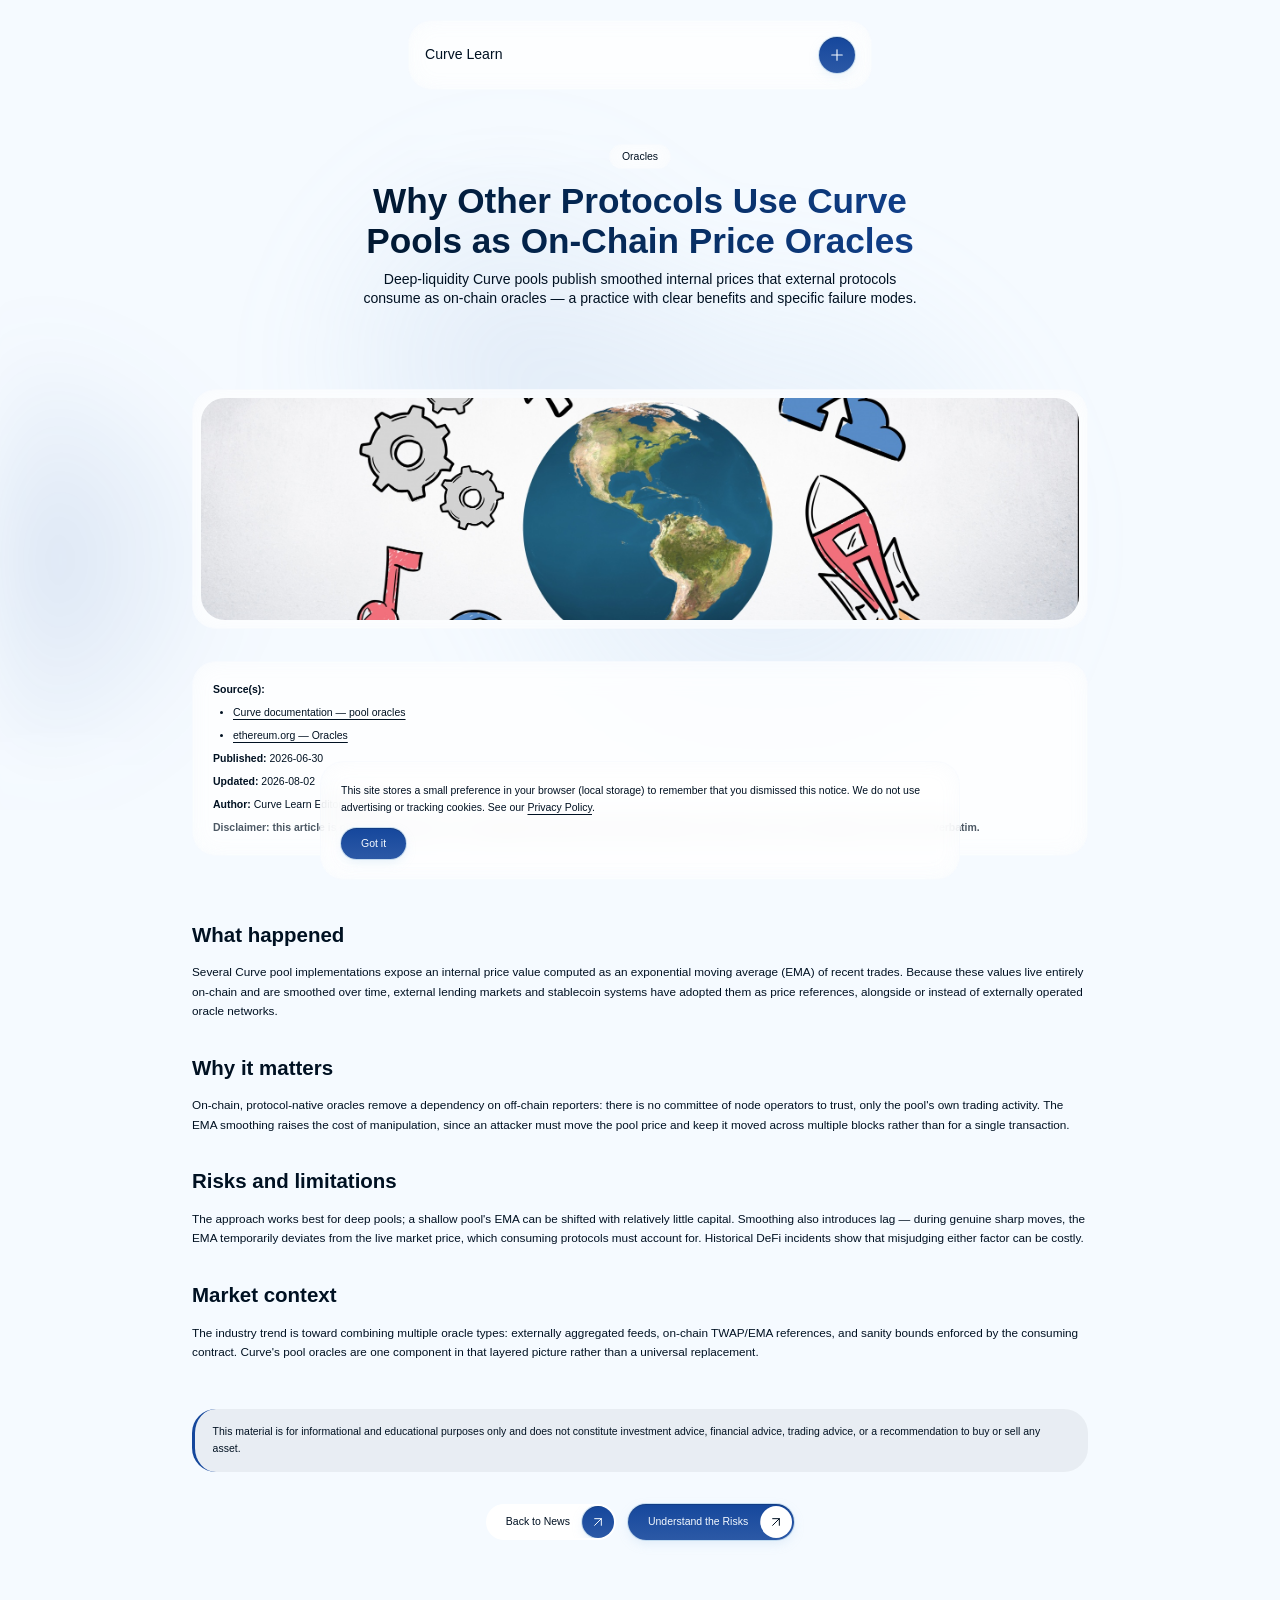
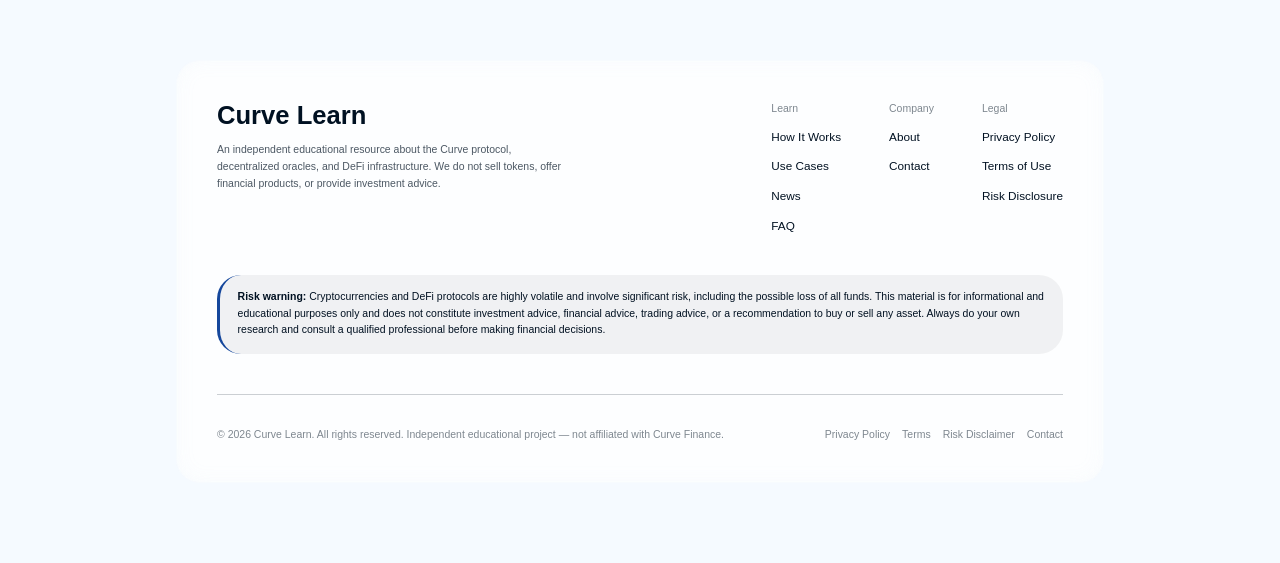
<file: news/curve-pools-as-onchain-oracles.html>
<!DOCTYPE html>
<html lang="en">
<head>
  <meta charset="UTF-8">
  <link rel="icon" type="image/svg+xml" href="../assets/img/favicon.svg">
  <meta name="viewport" content="width=device-width, initial-scale=1.0">
  <title>Why Other Protocols Use Curve Pools as On-Chain Price Oracles | Curve Learn News</title>
  <meta name="description" content="Curve pools expose EMA-based internal prices that other DeFi protocols read as manipulation-resistant on-chain oracles. Here is how that works and where it can fail.">
  <link rel="canonical" href="https://walimab247-prog.github.io/curve/news/curve-pools-as-onchain-oracles.html">
  <meta property="og:type" content="website">
  <meta property="og:site_name" content="Curve Learn">
  <meta property="og:title" content="Why Other Protocols Use Curve Pools as On-Chain Price Oracles | Curve Learn News">
  <meta property="og:description" content="Curve pools expose EMA-based internal prices that other DeFi protocols read as manipulation-resistant on-chain oracles. Here is how that works and where it can fail.">
  <meta property="og:url" content="https://walimab247-prog.github.io/curve/news/curve-pools-as-onchain-oracles.html">
  <meta name="twitter:card" content="summary">
  <meta name="twitter:title" content="Why Other Protocols Use Curve Pools as On-Chain Price Oracles | Curve Learn News">
  <meta name="twitter:description" content="Curve pools expose EMA-based internal prices that other DeFi protocols read as manipulation-resistant on-chain oracles. Here is how that works and where it can fail.">
  <link href="../assets/css/site.css" rel="stylesheet">
  <link href="../assets/css/custom.css" rel="stylesheet">
  <script src="../assets/js/main.js" defer></script>
</head>
<body>
<a href="#main-content" class="skip-link card">Skip to main content</a>
<div id="root"><div class="fixed inset-0 -z-10 overflow-hidden pointer-events-none select-none blur-[40px] mask-[linear-gradient(to_bottom,transparent,black_20%,black_80%,transparent)]" aria-hidden="true"><div class="absolute opacity-[0.075]" style="background: radial-gradient(circle at center, var(--color-background-accent) 0, transparent 50%); mix-blend-mode: hard-light; width: 80%; height: 80%; top: calc(20%); left: calc(20%); animation: 20s infinite floating-move-vertical;"></div><div class="absolute opacity-[0.125]" style="background: radial-gradient(circle at center, var(--color-accent) 0, transparent 50%); mix-blend-mode: hard-light; width: 80%; height: 80%; top: calc(20%); left: calc(20%); transform-origin: calc(50% - 400px) center 0px; animation: 20s infinite reverse floating-move-in-circle;"></div><div class="absolute opacity-[0.125]" style="background: radial-gradient(circle at center, var(--color-primary-cta) 0, transparent 50%); mix-blend-mode: hard-light; width: 60%; height: 60%; top: calc(10% + 200px); left: calc(10% - 500px); transform-origin: calc(50% + 400px) center 0px; animation: 30s linear infinite floating-move-in-circle;"></div><div class="absolute opacity-[0.15]" style="background: radial-gradient(circle at center, var(--color-background-accent) 0, transparent 50%); mix-blend-mode: hard-light; width: 60%; height: 60%; top: calc(10%); left: calc(10%); transform-origin: calc(50% - 200px) center 0px; animation: 30s infinite floating-move-horizontal;"></div></div><nav data-section="navbar" class="fixed z-1000 top-5 left-1/2 -translate-x-1/2 w-content-width">
  <div class="mx-auto w-full md:w-1/2 overflow-hidden rounded backdrop-blur-sm card">
    <div class="relative z-10 flex items-center justify-between gap-3 xl:gap-4 2xl:gap-5 p-3 xl:p-4 2xl:p-5">
      <a href="../index.html" class="text-xl font-medium text-foreground">Curve Learn</a>
      <button type="button" aria-label="Toggle navigation menu" aria-expanded="false" aria-controls="nav-menu"
        class="flex items-center justify-center shrink-0 size-9 rounded cursor-pointer primary-button nav-toggle"><svg xmlns="http://www.w3.org/2000/svg" width="24" height="24" viewBox="0 0 24 24" fill="none" stroke="currentColor" stroke-width="1.5" stroke-linecap="round" stroke-linejoin="round" class="lucide lucide-plus w-1/2 h-1/2 text-primary-cta-text" aria-hidden="true"><path d="M5 12h14"></path><path d="M12 5v14"></path></svg></button>
    </div>
    <div id="nav-menu" class="nav-menu relative z-10 p-3 xl:p-4 2xl:p-5 pt-0"><a href="../index.html">Home</a><a href="../how-it-works.html">How It Works</a><a href="../use-cases.html">Use Cases</a><a href="../news.html" aria-current="page">News</a><a href="../risks.html">Risks & Disclaimer</a><a href="../faq.html">FAQ</a><a href="../about.html">About</a><a href="../contact.html">Contact</a></div>
  </div>
</nav><main id="main-content" class="flex-grow">
<div data-section="hero"><section class="pt-36 pb-10"><div class="w-content-width mx-auto"><div class="flex flex-col items-center gap-2"><div class="px-3 py-1 mb-1 text-sm card rounded w-fit"><p>Oracles</p></div><h1 class="bg-gradient-to-r from-foreground to-primary-cta bg-clip-text text-transparent pb-[0.1em] -mb-[0.1em] md:max-w-8/10 text-5xl 2xl:text-6xl leading-[1.15] font-semibold text-center text-balance">Why Other Protocols Use Curve Pools as On-Chain Price Oracles</h1><p class="md:max-w-7/10 text-lg md:text-xl leading-snug text-center text-balance">Deep-liquidity Curve pools publish smoothed internal prices that external protocols consume as on-chain oracles — a practice with clear benefits and specific failure modes.</p></div></div></section></div>
<section class="py-10" aria-label="Article body">
  <div class="w-content-width mx-auto max-w-4xl flex flex-col gap-8">
    <div class="h-60 md:h-80 rounded overflow-hidden card p-2">
      <img alt="Illustration for: Why Other Protocols Use Curve Pools as On-Chain Price Oracles" loading="lazy" class="w-full h-full object-cover rounded" src="../assets/img/world-with-hand-drawn-icons_1134-404.jpg">
    </div>
    <div class="card rounded p-5 flex flex-col gap-2 text-sm">
      <p><strong>Source(s):</strong></p><ul class="list-disc space-y-2"><li><a href="https://docs.curve.finance/" class="text-link" rel="noopener">Curve documentation — pool oracles</a></li><li><a href="https://ethereum.org/en/developers/docs/oracles/" class="text-link" rel="noopener">ethereum.org — Oracles</a></li></ul>
      <p><strong>Published:</strong> <time datetime="2026-06-30">2026-06-30</time></p>
      <p><strong>Updated:</strong> <time datetime="2026-08-02">2026-08-02</time></p>
      <p><strong>Author:</strong> Curve Learn Editorial Team</p>
      <p class="opacity-70"><strong>Disclaimer: this article is not financial advice. It is an independent editorial rewrite with analysis and context; it does not reproduce source texts verbatim.</strong></p>
    </div>
    <article class="prose text-base">
<h2>What happened</h2>
<p>Several Curve pool implementations expose an internal price value computed as an exponential moving average
(EMA) of recent trades. Because these values live entirely on-chain and are smoothed over time, external
lending markets and stablecoin systems have adopted them as price references, alongside or instead of
externally operated oracle networks.</p>
<h2>Why it matters</h2>
<p>On-chain, protocol-native oracles remove a dependency on off-chain reporters: there is no committee of node
operators to trust, only the pool's own trading activity. The EMA smoothing raises the cost of manipulation,
since an attacker must move the pool price and keep it moved across multiple blocks rather than for a single
transaction.</p>
<h2>Risks and limitations</h2>
<p>The approach works best for deep pools; a shallow pool's EMA can be shifted with relatively little capital.
Smoothing also introduces lag — during genuine sharp moves, the EMA temporarily deviates from the live market
price, which consuming protocols must account for. Historical DeFi incidents show that misjudging either
factor can be costly.</p>
<h2>Market context</h2>
<p>The industry trend is toward combining multiple oracle types: externally aggregated feeds, on-chain
TWAP/EMA references, and sanity bounds enforced by the consuming contract. Curve's pool oracles are one
component in that layered picture rather than a universal replacement.</p>
</article>
    <div class="notice" role="note">This material is for informational and educational purposes only and does not constitute investment advice, financial advice, trading advice, or a recommendation to buy or sell any asset.</div>
    <div class="flex justify-center gap-3 flex-wrap">
      <a href="../news.html" class="group relative flex items-center gap-3 min-w-0 w-fit max-w-full py-0.5 pl-5 pr-0.5 text-sm rounded cursor-pointer secondary-button text-secondary-cta-text"><span class="relative z-10 flex-1 truncate md:transition-colors md:duration-500 md:ease-out text-secondary-cta-text md:group-hover:text-primary-cta-text">Back to News</span><div class="relative z-10 flex items-center justify-center size-8 rounded text-primary-cta-text"><svg xmlns="http://www.w3.org/2000/svg" width="24" height="24" viewBox="0 0 24 24" fill="none" stroke="currentColor" stroke-width="1.5" stroke-linecap="round" stroke-linejoin="round" class="lucide lucide-arrow-up-right size-4" aria-hidden="true"><path d="M7 7h10v10"></path><path d="M7 17 17 7"></path></svg></div><div class="absolute inset-0.5 z-0 overflow-hidden rounded pointer-events-none"><div class="h-full w-full rounded -translate-x-[calc(-100%+2rem)] md:transition-transform md:duration-500 md:ease-out md:group-hover:translate-x-0 primary-button"></div></div></a>
      <a href="../risks.html" class="group relative flex items-center gap-3 min-w-0 w-fit max-w-full py-0.5 pl-5 pr-0.5 text-sm rounded cursor-pointer primary-button text-primary-cta-text"><span class="relative z-10 flex-1 truncate md:transition-colors md:duration-500 md:ease-out text-primary-cta-text md:group-hover:text-secondary-cta-text">Understand the Risks</span><div class="relative z-10 flex items-center justify-center size-8 rounded text-secondary-cta-text"><svg xmlns="http://www.w3.org/2000/svg" width="24" height="24" viewBox="0 0 24 24" fill="none" stroke="currentColor" stroke-width="1.5" stroke-linecap="round" stroke-linejoin="round" class="lucide lucide-arrow-up-right size-4" aria-hidden="true"><path d="M7 7h10v10"></path><path d="M7 17 17 7"></path></svg></div><div class="absolute inset-0.5 z-0 overflow-hidden rounded pointer-events-none"><div class="h-full w-full rounded -translate-x-[calc(-100%+2rem)] md:transition-transform md:duration-500 md:ease-out md:group-hover:translate-x-0 secondary-button"></div></div></a>
    </div>
  </div>
</section>
</main><footer data-section="footer" aria-label="Site footer" class="w-full py-20">
  <div class="w-content-width mx-auto p-10 rounded-lg card">
    <div class="flex flex-col md:flex-row gap-10 md:gap-0 justify-between items-start mb-10">
      <div class="flex flex-col gap-3" style="max-width: 22rem;">
        <h2 class="text-4xl font-semibold">Curve Learn</h2>
        <p class="text-sm opacity-70 leading-relaxed">An independent educational resource about the Curve protocol,
        decentralized oracles, and DeFi infrastructure. We do not sell tokens, offer financial products, or provide
        investment advice.</p>
      </div>
      <div class="w-full md:w-fit flex flex-wrap gap-y-10 md:gap-12">
        <div class="w-1/2 md:w-auto flex flex-col items-start gap-3">
          <h3 class="text-sm opacity-50 truncate">Learn</h3>
          <a href="../how-it-works.html" class="text-base hover:opacity-75 transition-opacity">How It Works</a>
          <a href="../use-cases.html" class="text-base hover:opacity-75 transition-opacity">Use Cases</a>
          <a href="../news.html" class="text-base hover:opacity-75 transition-opacity">News</a>
          <a href="../faq.html" class="text-base hover:opacity-75 transition-opacity">FAQ</a>
        </div>
        <div class="w-1/2 md:w-auto flex flex-col items-start gap-3">
          <h3 class="text-sm opacity-50 truncate">Company</h3>
          <a href="../about.html" class="text-base hover:opacity-75 transition-opacity">About</a>
          <a href="../contact.html" class="text-base hover:opacity-75 transition-opacity">Contact</a>
        </div>
        <div class="w-1/2 md:w-auto flex flex-col items-start gap-3">
          <h3 class="text-sm opacity-50 truncate">Legal</h3>
          <a href="../privacy.html" class="text-base hover:opacity-75 transition-opacity">Privacy Policy</a>
          <a href="../terms.html" class="text-base hover:opacity-75 transition-opacity">Terms of Use</a>
          <a href="../risk-disclosure.html" class="text-base hover:opacity-75 transition-opacity">Risk Disclosure</a>
        </div>
      </div>
    </div>
    <div class="mb-10"><div class="notice" role="note"><strong>Risk warning:</strong> Cryptocurrencies and DeFi protocols are highly volatile and involve significant risk, including the possible loss of all funds. This material is for informational and educational purposes only and does not constitute investment advice, financial advice, trading advice, or a recommendation to buy or sell any asset. Always do your own research and consult a qualified professional before making financial decisions.</div></div>
    <div class="flex flex-col md:flex-row gap-4 items-start md:items-center justify-between pt-8 border-t border-foreground/20">
      <span class="text-sm opacity-50">© 2026 Curve Learn. All rights reserved. Independent educational project — not affiliated with Curve Finance.</span>
      <div class="flex items-center gap-3">
        <a href="../privacy.html" class="text-sm opacity-50 hover:opacity-75 transition-opacity">Privacy Policy</a>
        <a href="../terms.html" class="text-sm opacity-50 hover:opacity-75 transition-opacity">Terms</a>
        <a href="../risk-disclosure.html" class="text-sm opacity-50 hover:opacity-75 transition-opacity">Risk Disclaimer</a>
        <a href="../contact.html" class="text-sm opacity-50 hover:opacity-75 transition-opacity">Contact</a>
      </div>
    </div>
  </div>
</footer><div id="cookie-banner" class="cookie-banner" role="dialog" aria-label="Cookie notice">
  <div class="card rounded p-5 flex flex-col gap-3">
    <p class="text-sm leading-relaxed">This site stores a small preference in your browser (local storage) to remember
    that you dismissed this notice. We do not use advertising or tracking cookies. See our
    <a href="../privacy.html" class="text-link">Privacy Policy</a>.</p>
    <button id="cookie-accept" type="button" class="primary-button text-primary-cta-text text-sm rounded px-5 py-2 w-fit cursor-pointer">Got it</button>
  </div>
</div></div>
</body></html>
</file>
<file: assets/css/site.css>
@import url("fonts.css");
@layer properties;
@layer theme, base, components, utilities;
@layer theme {
  :root, :host { --font-serif: ui-serif, Georgia, Cambria, "Times New Roman", Times, serif; --color-red-50: oklch(97.1% 0.013 17.38); --color-red-300: oklch(80.8% 0.114 19.571); --color-red-400: oklch(70.4% 0.191 22.216); --color-red-500: oklch(63.7% 0.237 25.331); --color-red-600: oklch(57.7% 0.245 27.325); --color-amber-500: oklch(76.9% 0.188 70.08); --color-amber-600: oklch(66.6% 0.179 58.318); --color-green-500: oklch(72.3% 0.219 149.579); --color-black: #000; --color-white: #fff; --spacing: 0.25rem; --container-xs: 20rem; --container-sm: 24rem; --container-md: 28rem; --container-lg: 32rem; --container-xl: 36rem; --container-4xl: 56rem; --container-7xl: 80rem; --text-xs: var(--text-xs); --text-xs--line-height: calc(1 / 0.75); --text-sm: var(--text-sm); --text-sm--line-height: calc(1.25 / 0.875); --text-base: var(--text-base); --text-base--line-height: calc(1.5 / 1); --text-lg: var(--text-lg); --text-lg--line-height: calc(1.75 / 1.125); --text-xl: var(--text-xl); --text-xl--line-height: calc(1.75 / 1.25); --text-2xl: var(--text-2xl); --text-2xl--line-height: calc(2 / 1.5); --text-3xl: var(--text-3xl); --text-3xl--line-height: calc(2.25 / 1.875); --text-4xl: var(--text-4xl); --text-4xl--line-height: calc(2.5 / 2.25); --text-5xl: var(--text-5xl); --text-5xl--line-height: 1; --text-6xl: var(--text-6xl); --text-6xl--line-height: 1; --text-7xl: var(--text-7xl); --text-7xl--line-height: 1; --text-8xl: var(--text-8xl); --text-8xl--line-height: 1; --text-9xl: var(--text-9xl); --text-9xl--line-height: 1; --font-weight-normal: 400; --font-weight-medium: 500; --font-weight-semibold: 600; --font-weight-bold: 700; --tracking-tight: -0.025em; --tracking-wide: 0.025em; --tracking-widest: 0.1em; --leading-tight: 1.25; --leading-snug: 1.375; --leading-normal: 1.5; --leading-relaxed: 1.625; --radius-xl: 0.75rem; --radius-2xl: 1rem; --radius-3xl: 1.5rem; --radius-4xl: 2rem; --drop-shadow-lg: 0 4px 4px rgb(0 0 0 / 0.15); --drop-shadow-2xl: 0 25px 25px rgb(0 0 0 / 0.15); --ease-out: cubic-bezier(0, 0, 0.2, 1); --ease-in-out: cubic-bezier(0.4, 0, 0.2, 1); --animate-spin: spin 1s linear infinite; --animate-pulse: pulse 2s cubic-bezier(0.4, 0, 0.6, 1) infinite; --blur-xs: 4px; --blur-sm: 8px; --blur-md: 12px; --blur-lg: 16px; --blur-xl: 24px; --blur-3xl: 64px; --perspective-distant: 1200px; --aspect-video: 16 / 9; --default-transition-duration: 150ms; --default-transition-timing-function: cubic-bezier(0.4, 0, 0.2, 1); --default-font-family: 'Manrope', sans-serif; --default-mono-font-family: monospace; --radius: var(--radius); --color-background: var(--background); --color-card: var(--card); --color-foreground: var(--foreground); --color-primary-cta: var(--primary-cta); --color-primary-cta-text: var(--primary-cta-text); --color-secondary-cta: var(--secondary-cta); --color-accent: var(--accent); --color-background-accent: var(--background-accent); --width-content-width: var(--width-content-width); --width-carousel-padding: var(--width-carousel-padding); --width-carousel-padding-controls: var(--width-carousel-padding-controls); --width-carousel-item-2: var(--width-carousel-item-2); --width-carousel-item-3: var(--width-carousel-item-3); --width-carousel-item-4: var(--width-carousel-item-4); --text-2xs: var(--text-2xs); }
}
@layer base {
  *, ::after, ::before, ::backdrop, ::file-selector-button { box-sizing: border-box; margin: 0px; padding: 0px; border: 0px solid; }
  html, :host { line-height: 1.5; tab-size: 4; font-family: var(--default-font-family, ui-sans-serif, system-ui, sans-serif, "Apple Color Emoji", "Segoe UI Emoji", "Segoe UI Symbol", "Noto Color Emoji"); font-feature-settings: var(--default-font-feature-settings, normal); font-variation-settings: var(--default-font-variation-settings, normal); }
  hr { height: 0px; color: inherit; border-top-width: 1px; }
  abbr:where([title]) { text-decoration: underline dotted; }
  h1, h2, h3, h4, h5, h6 { font-size: inherit; font-weight: inherit; }
  a { color: inherit; text-decoration: inherit; }
  b, strong { font-weight: bolder; }
  code, kbd, samp, pre { font-family: var(--default-mono-font-family, ui-monospace, SFMono-Regular, Menlo, Monaco, Consolas, "Liberation Mono", "Courier New", monospace); font-feature-settings: var(--default-mono-font-feature-settings, normal); font-variation-settings: var(--default-mono-font-variation-settings, normal); font-size: 1em; }
  small { font-size: 80%; }
  sub, sup { font-size: 75%; line-height: 0; position: relative; vertical-align: baseline; }
  sub { bottom: -0.25em; }
  sup { top: -0.5em; }
  table { text-indent: 0px; border-color: inherit; border-collapse: collapse; }
  :focus-visible { outline: auto; }
  progress { vertical-align: baseline; }
  summary { display: list-item; }
  ol, ul, menu { list-style: none; }
  img, svg, video, canvas, audio, iframe, embed, object { display: block; vertical-align: middle; }
  img, video { max-width: 100%; height: auto; }
  button, input, select, optgroup, textarea, ::file-selector-button { font: inherit; letter-spacing: inherit; color: inherit; border-radius: 0px; background-color: transparent; opacity: 1; }
  :where(select:is([multiple], [size])) optgroup { font-weight: bolder; }
  :where(select:is([multiple], [size])) optgroup option { padding-inline-start: 20px; }
  ::file-selector-button { margin-inline-end: 4px; }
  ::placeholder { opacity: 1; }
  @supports (not (-webkit-appearance: -apple-pay-button)) or (contain-intrinsic-size: 1px) {
  ::placeholder {
  color: currentcolor;
  @supports (color: color-mix(in lab, red, red)) {
  color: color-mix(in oklab, currentcolor, transparent);
}
}
}
  textarea { resize: vertical; }
  ::-webkit-search-decoration { appearance: none; }
  ::-webkit-date-and-time-value { min-height: 1lh; text-align: inherit; }
  ::-webkit-datetime-edit { display: inline-flex; }
  ::-webkit-datetime-edit-fields-wrapper { padding: 0px; }
  ::-webkit-datetime-edit, ::-webkit-datetime-edit-year-field, ::-webkit-datetime-edit-month-field, ::-webkit-datetime-edit-day-field, ::-webkit-datetime-edit-hour-field, ::-webkit-datetime-edit-minute-field, ::-webkit-datetime-edit-second-field, ::-webkit-datetime-edit-millisecond-field, ::-webkit-datetime-edit-meridiem-field { padding-block: 0px; }
  ::-webkit-calendar-picker-indicator { line-height: 1; }
  :user-invalid { box-shadow: none; }
  button, input:where([type="button"], [type="reset"], [type="submit"]), ::file-selector-button { appearance: button; }
  ::-webkit-inner-spin-button, ::-webkit-outer-spin-button { height: auto; }
  [hidden]:where(:not([hidden="until-found"])) { display: none !important; }
}
@layer utilities {
  .\@container\/field-group { container: field-group / inline-size; }
  .pointer-events-auto { pointer-events: auto; }
  .pointer-events-none { pointer-events: none; }
  .invisible { visibility: hidden; }
  .visible { visibility: visible; }
  .sr-only { position: absolute; width: 1px; height: 1px; padding: 0px; margin: -1px; overflow: hidden; clip-path: inset(50%); white-space: nowrap; border-width: 0px; }
  .absolute { position: absolute; }
  .fixed { position: fixed; }
  .relative { position: relative; }
  .static { position: static; }
  .sticky { position: sticky; }
  .inset-0 { inset: calc(var(--spacing) * 0); }
  .inset-0\.5 { inset: calc(var(--spacing) * 0.5); }
  .inset-px { inset: 1px; }
  .-inset-x-px { inset-inline: -1px; }
  .inset-x-0 { inset-inline: calc(var(--spacing) * 0); }
  .inset-x-1 { inset-inline: calc(var(--spacing) * 1); }
  .inset-x-2 { inset-inline: calc(var(--spacing) * 2); }
  .inset-x-3 { inset-inline: calc(var(--spacing) * 3); }
  .inset-x-4 { inset-inline: calc(var(--spacing) * 4); }
  .inset-x-5 { inset-inline: calc(var(--spacing) * 5); }
  .inset-x-6 { inset-inline: calc(var(--spacing) * 6); }
  .inset-y-0 { inset-block: calc(var(--spacing) * 0); }
  .inset-y-1 { inset-block: calc(var(--spacing) * 1); }
  .start { inset-inline-start: var(--spacing); }
  .end { inset-inline-end: var(--spacing); }
  .-top-2 { top: calc(var(--spacing) * -2); }
  .-top-3 { top: calc(var(--spacing) * -3); }
  .-top-7 { top: calc(var(--spacing) * -7); }
  .-top-12 { top: calc(var(--spacing) * -12); }
  .-top-\[15\%\] { top: calc(-15%); }
  .-top-\[252px\] { top: calc(-252px); }
  .-top-\[352px\] { top: calc(-352px); }
  .-top-\[400px\] { top: calc(-400px); }
  .-top-\[571px\] { top: calc(-571px); }
  .top-0 { top: calc(var(--spacing) * 0); }
  .top-1 { top: calc(var(--spacing) * 1); }
  .top-1\.5 { top: calc(var(--spacing) * 1.5); }
  .top-1\/2 { top: calc(50%); }
  .top-2 { top: calc(var(--spacing) * 2); }
  .top-3 { top: calc(var(--spacing) * 3); }
  .top-3\.5 { top: calc(var(--spacing) * 3.5); }
  .top-4 { top: calc(var(--spacing) * 4); }
  .top-5 { top: calc(var(--spacing) * 5); }
  .top-8 { top: calc(var(--spacing) * 8); }
  .top-15\/100 { top: calc(15%); }
  .top-\[-20vh\] { top: -20vh; }
  .top-\[-30vh\] { top: -30vh; }
  .top-\[1px\] { top: 1px; }
  .top-\[5\%\] { top: 5%; }
  .top-\[25vw\] { top: 25vw; }
  .top-\[28\%\] { top: 28%; }
  .top-\[40\%\] { top: 40%; }
  .top-\[50\%\] { top: 50%; }
  .top-\[60\%\] { top: 60%; }
  .top-full { top: 100%; }
  .-right-2 { right: calc(var(--spacing) * -2); }
  .-right-3 { right: calc(var(--spacing) * -3); }
  .-right-12 { right: calc(var(--spacing) * -12); }
  .-right-\[33vw\] { right: calc(-33vw); }
  .-right-\[36vw\] { right: calc(-36vw); }
  .right-0 { right: calc(var(--spacing) * 0); }
  .right-1 { right: calc(var(--spacing) * 1); }
  .right-2 { right: calc(var(--spacing) * 2); }
  .right-3 { right: calc(var(--spacing) * 3); }
  .right-4 { right: calc(var(--spacing) * 4); }
  .right-5 { right: calc(var(--spacing) * 5); }
  .right-6 { right: calc(var(--spacing) * 6); }
  .right-\[2\.5vw\] { right: 2.5vw; }
  .right-\[5\%\] { right: 5%; }
  .right-\[calc\(\(100vw-var\(--width-content-width\)\)\/2\)\] { right: calc((100vw - var(--width-content-width)) / 2); }
  .right-full { right: 100%; }
  .-bottom-2 { bottom: calc(var(--spacing) * -2); }
  .-bottom-3 { bottom: calc(var(--spacing) * -3); }
  .-bottom-12 { bottom: calc(var(--spacing) * -12); }
  .-bottom-\[9vh\] { bottom: calc(-9vh); }
  .-bottom-\[46px\] { bottom: calc(-46px); }
  .-bottom-\[61vh\] { bottom: calc(-61vh); }
  .-bottom-\[62vh\] { bottom: calc(-62vh); }
  .-bottom-\[920px\] { bottom: calc(-920px); }
  .-bottom-px { bottom: -1px; }
  .bottom-0 { bottom: calc(var(--spacing) * 0); }
  .bottom-1 { bottom: calc(var(--spacing) * 1); }
  .bottom-2 { bottom: calc(var(--spacing) * 2); }
  .bottom-3 { bottom: calc(var(--spacing) * 3); }
  .bottom-4 { bottom: calc(var(--spacing) * 4); }
  .bottom-5 { bottom: calc(var(--spacing) * 5); }
  .bottom-6 { bottom: calc(var(--spacing) * 6); }
  .bottom-\[-40vh\] { bottom: -40vh; }
  .bottom-\[5\%\] { bottom: 5%; }
  .bottom-\[25vh\] { bottom: 25vh; }
  .bottom-\[calc\(var\(--spacing-4\)\+var\(--spacing-4\)\)\] { bottom: calc(var(--spacing-4) + var(--spacing-4)); }
  .bottom-full { bottom: 100%; }
  .-left-2 { left: calc(var(--spacing) * -2); }
  .-left-3 { left: calc(var(--spacing) * -3); }
  .-left-7 { left: calc(var(--spacing) * -7); }
  .-left-12 { left: calc(var(--spacing) * -12); }
  .-left-\[15\%\] { left: calc(-15%); }
  .-left-\[33vw\] { left: calc(-33vw); }
  .-left-\[36vw\] { left: calc(-36vw); }
  .-left-\[373px\] { left: calc(-373px); }
  .-left-full { left: -100%; }
  .left-0 { left: calc(var(--spacing) * 0); }
  .left-1 { left: calc(var(--spacing) * 1); }
  .left-1\/2 { left: calc(50%); }
  .left-2 { left: calc(var(--spacing) * 2); }
  .left-3 { left: calc(var(--spacing) * 3); }
  .left-4 { left: calc(var(--spacing) * 4); }
  .left-5 { left: calc(var(--spacing) * 5); }
  .left-6 { left: calc(var(--spacing) * 6); }
  .left-\[2vw\] { left: 2vw; }
  .left-\[5\%\] { left: 5%; }
  .left-\[50\%\] { left: 50%; }
  .left-\[calc\(\(100vw-var\(--width-content-width\)\)\/2\)\] { left: calc((100vw - var(--width-content-width)) / 2); }
  .left-\[calc\(50\%-7\.5px\)\] { left: calc(50% - 7.5px); }
  .left-\[calc\(50\%-10px\)\] { left: calc(50% - 10px); }
  .left-\[calc\(50\%-17\.5px\)\] { left: calc(50% - 17.5px); }
  .left-\[calc\(50\%-20px\)\] { left: calc(50% - 20px); }
  .left-\[calc\(50\%-432\.5px\)\] { left: calc(50% - 432.5px); }
  .left-\[calc\(50\%-599px\)\] { left: calc(50% - 599px); }
  .left-\[calc\(var\(--vw-1\)\*2\)\] { left: calc(var(--vw-1) * 2); }
  .left-full { left: 100%; }
  .isolate { isolation: isolate; }
  .-z-10 { z-index: calc(-10); }
  .z-0 { z-index: 0; }
  .z-1 { z-index: 1; }
  .z-2 { z-index: 2; }
  .z-10 { z-index: 10; }
  .z-20 { z-index: 20; }
  .z-30 { z-index: 30; }
  .z-40 { z-index: 40; }
  .z-50 { z-index: 50; }
  .z-100 { z-index: 100; }
  .z-110 { z-index: 110; }
  .z-999 { z-index: 999; }
  .z-1000 { z-index: 1000; }
  .z-1001 { z-index: 1001; }
  .z-99999 { z-index: 99999; }
  .z-\[1\] { z-index: 1; }
  .z-\[100\] { z-index: 100; }
  .z-\[99999\] { z-index: 99999; }
  .order-1 { order: 1; }
  .order-2 { order: 2; }
  .order-first { order: -9999; }
  .order-last { order: 9999; }
  .col-span-1 { grid-column: span 1 / span 1; }
  .col-start-1 { grid-column-start: 1; }
  .row-start-1 { grid-row-start: 1; }
  .container {
  width: 100%;
  @media (width >= 40rem) {
  max-width: 40rem;
}
  @media (width >= 48rem) {
  max-width: 48rem;
}
  @media (width >= 64rem) {
  max-width: 64rem;
}
  @media (width >= 80rem) {
  max-width: 80rem;
}
  @media (width >= 96rem) {
  max-width: 96rem;
}
}
  .\!m-0 { margin: calc(var(--spacing) * 0)  !important; }
  .m-0 { margin: calc(var(--spacing) * 0); }
  .m-1 { margin: calc(var(--spacing) * 1); }
  .m-8 { margin: calc(var(--spacing) * 8); }
  .m-9 { margin: calc(var(--spacing) * 9); }
  .m-10 { margin: calc(var(--spacing) * 10); }
  .m-12 { margin: calc(var(--spacing) * 12); }
  .m-16 { margin: calc(var(--spacing) * 16); }
  .-mx-1 { margin-inline: calc(var(--spacing) * -1); }
  .-mx-\[4\%\] { margin-inline: calc(-4%); }
  .mx-1 { margin-inline: calc(var(--spacing) * 1); }
  .mx-2 { margin-inline: calc(var(--spacing) * 2); }
  .mx-3 { margin-inline: calc(var(--spacing) * 3); }
  .mx-3\.5 { margin-inline: calc(var(--spacing) * 3.5); }
  .mx-\[0\.25em\] { margin-inline: 0.25em; }
  .mx-auto { margin-inline: auto; }
  .-my-2 { margin-block: calc(var(--spacing) * -2); }
  .my-0 { margin-block: calc(var(--spacing) * 0); }
  .my-0\.5 { margin-block: calc(var(--spacing) * 0.5); }
  .my-1 { margin-block: calc(var(--spacing) * 1); }
  .my-4 { margin-block: calc(var(--spacing) * 4); }
  .my-5 { margin-block: calc(var(--spacing) * 5); }
  .my-8 { margin-block: calc(var(--spacing) * 8); }
  .my-20 { margin-block: calc(var(--spacing) * 20); }
  .-mt-1 { margin-top: calc(var(--spacing) * -1); }
  .-mt-4 { margin-top: calc(var(--spacing) * -4); }
  .-mt-5 { margin-top: calc(var(--spacing) * -5); }
  .mt-0\.5 { margin-top: calc(var(--spacing) * 0.5); }
  .mt-0\.75 { margin-top: calc(var(--spacing) * 0.75); }
  .mt-1 { margin-top: calc(var(--spacing) * 1); }
  .mt-1\.5 { margin-top: calc(var(--spacing) * 1.5); }
  .mt-2 { margin-top: calc(var(--spacing) * 2); }
  .mt-3 { margin-top: calc(var(--spacing) * 3); }
  .mt-4 { margin-top: calc(var(--spacing) * 4); }
  .mt-5 { margin-top: calc(var(--spacing) * 5); }
  .mt-6 { margin-top: calc(var(--spacing) * 6); }
  .mt-8 { margin-top: calc(var(--spacing) * 8); }
  .mt-12 { margin-top: calc(var(--spacing) * 12); }
  .mt-20 { margin-top: calc(var(--spacing) * 20); }
  .mt-24 { margin-top: calc(var(--spacing) * 24); }
  .mt-\[-0\.25em\] { margin-top: -0.25em; }
  .mt-auto { margin-top: auto; }
  .mr-1 { margin-right: calc(var(--spacing) * 1); }
  .mr-2 { margin-right: calc(var(--spacing) * 2); }
  .mr-3 { margin-right: calc(var(--spacing) * 3); }
  .mr-5 { margin-right: calc(var(--spacing) * 5); }
  .-mb-\[0\.1em\] { margin-bottom: calc(-0.1em); }
  .mb-0\.5 { margin-bottom: calc(var(--spacing) * 0.5); }
  .mb-1 { margin-bottom: calc(var(--spacing) * 1); }
  .mb-2 { margin-bottom: calc(var(--spacing) * 2); }
  .mb-3 { margin-bottom: calc(var(--spacing) * 3); }
  .mb-4 { margin-bottom: calc(var(--spacing) * 4); }
  .mb-5 { margin-bottom: calc(var(--spacing) * 5); }
  .mb-6 { margin-bottom: calc(var(--spacing) * 6); }
  .mb-8 { margin-bottom: calc(var(--spacing) * 8); }
  .mb-10 { margin-bottom: calc(var(--spacing) * 10); }
  .mb-20 { margin-bottom: calc(var(--spacing) * 20); }
  .-ml-3 { margin-left: calc(var(--spacing) * -3); }
  .-ml-4 { margin-left: calc(var(--spacing) * -4); }
  .-ml-5 { margin-left: calc(var(--spacing) * -5); }
  .-ml-15 { margin-left: calc(var(--spacing) * -15); }
  .ml-1 { margin-left: calc(var(--spacing) * 1); }
  .ml-2 { margin-left: calc(var(--spacing) * 2); }
  .ml-4 { margin-left: calc(var(--spacing) * 4); }
  .ml-auto { margin-left: auto; }
  .line-clamp-2 { overflow: hidden; display: -webkit-box; -moz-box-orient: vertical; -webkit-line-clamp: 2; }
  .line-clamp-3 { overflow: hidden; display: -webkit-box; -moz-box-orient: vertical; -webkit-line-clamp: 3; }
  .block { display: block; }
  .flex { display: flex; }
  .grid { display: grid; }
  .hidden { display: none; }
  .inline { display: inline; }
  .inline-block { display: inline-block; }
  .inline-flex { display: inline-flex; }
  .table { display: table; }
  .aspect-2\/1 { aspect-ratio: 2 / 1; }
  .aspect-3\/2 { aspect-ratio: 3 / 2; }
  .aspect-3\/4 { aspect-ratio: 3 / 4; }
  .aspect-4\/3 { aspect-ratio: 4 / 3; }
  .aspect-4\/5 { aspect-ratio: 4 / 5; }
  .aspect-5\/6 { aspect-ratio: 5 / 6; }
  .aspect-6\/7 { aspect-ratio: 6 / 7; }
  .aspect-9\/16 { aspect-ratio: 9 / 16; }
  .aspect-square { aspect-ratio: 1 / 1; }
  .aspect-video { aspect-ratio: var(--aspect-video); }
  .size-1\/2 { width: calc(50%); height: calc(50%); }
  .size-2 { width: calc(var(--spacing) * 2); height: calc(var(--spacing) * 2); }
  .size-2\.5 { width: calc(var(--spacing) * 2.5); height: calc(var(--spacing) * 2.5); }
  .size-3 { width: calc(var(--spacing) * 3); height: calc(var(--spacing) * 3); }
  .size-3\.5 { width: calc(var(--spacing) * 3.5); height: calc(var(--spacing) * 3.5); }
  .size-4 { width: calc(var(--spacing) * 4); height: calc(var(--spacing) * 4); }
  .size-4\/10 { width: calc(40%); height: calc(40%); }
  .size-5 { width: calc(var(--spacing) * 5); height: calc(var(--spacing) * 5); }
  .size-6 { width: calc(var(--spacing) * 6); height: calc(var(--spacing) * 6); }
  .size-7 { width: calc(var(--spacing) * 7); height: calc(var(--spacing) * 7); }
  .size-8 { width: calc(var(--spacing) * 8); height: calc(var(--spacing) * 8); }
  .size-9 { width: calc(var(--spacing) * 9); height: calc(var(--spacing) * 9); }
  .size-10 { width: calc(var(--spacing) * 10); height: calc(var(--spacing) * 10); }
  .size-12 { width: calc(var(--spacing) * 12); height: calc(var(--spacing) * 12); }
  .size-14 { width: calc(var(--spacing) * 14); height: calc(var(--spacing) * 14); }
  .size-16 { width: calc(var(--spacing) * 16); height: calc(var(--spacing) * 16); }
  .size-18 { width: calc(var(--spacing) * 18); height: calc(var(--spacing) * 18); }
  .size-20 { width: calc(var(--spacing) * 20); height: calc(var(--spacing) * 20); }
  .size-22 { width: calc(var(--spacing) * 22); height: calc(var(--spacing) * 22); }
  .size-24 { width: calc(var(--spacing) * 24); height: calc(var(--spacing) * 24); }
  .size-40 { width: calc(var(--spacing) * 40); height: calc(var(--spacing) * 40); }
  .size-60 { width: calc(var(--spacing) * 60); height: calc(var(--spacing) * 60); }
  .size-80 { width: calc(var(--spacing) * 80); height: calc(var(--spacing) * 80); }
  .size-100 { width: calc(var(--spacing) * 100); height: calc(var(--spacing) * 100); }
  .size-\[--cell-size\] { }
  .size-\[1em\] { width: 1em; height: 1em; }
  .size-full { width: 100%; height: 100%; }
  .h-\(--text-7xl\) { height: var(--text-7xl); }
  .h-\(--text-base\) { height: var(--text-base); }
  .h-\(--text-sm\) { height: var(--text-sm); }
  .h-\(--text-xl\) { height: var(--text-xl); }
  .h-0\.5 { height: calc(var(--spacing) * 0.5); }
  .h-1 { height: calc(var(--spacing) * 1); }
  .h-1\.5 { height: calc(var(--spacing) * 1.5); }
  .h-1\/2 { height: calc(50%); }
  .h-1\/3 { height: calc(33.3333%); }
  .h-2 { height: calc(var(--spacing) * 2); }
  .h-2\.5 { height: calc(var(--spacing) * 2.5); }
  .h-2\/5 { height: calc(40%); }
  .h-3 { height: calc(var(--spacing) * 3); }
  .h-3\.5 { height: calc(var(--spacing) * 3.5); }
  .h-4 { height: calc(var(--spacing) * 4); }
  .h-4\/5 { height: calc(80%); }
  .h-5 { height: calc(var(--spacing) * 5); }
  .h-5\/10 { height: calc(50%); }
  .h-6 { height: calc(var(--spacing) * 6); }
  .h-7 { height: calc(var(--spacing) * 7); }
  .h-8 { height: calc(var(--spacing) * 8); }
  .h-9 { height: calc(var(--spacing) * 9); }
  .h-10 { height: calc(var(--spacing) * 10); }
  .h-11 { height: calc(var(--spacing) * 11); }
  .h-12 { height: calc(var(--spacing) * 12); }
  .h-13 { height: calc(var(--spacing) * 13); }
  .h-14 { height: calc(var(--spacing) * 14); }
  .h-15 { height: calc(var(--spacing) * 15); }
  .h-20 { height: calc(var(--spacing) * 20); }
  .h-30 { height: calc(var(--spacing) * 30); }
  .h-36 { height: calc(var(--spacing) * 36); }
  .h-48 { height: calc(var(--spacing) * 48); }
  .h-60 { height: calc(var(--spacing) * 60); }
  .h-70\/100 { height: calc(70%); }
  .h-72 { height: calc(var(--spacing) * 72); }
  .h-80 { height: calc(var(--spacing) * 80); }
  .h-90 { height: calc(var(--spacing) * 90); }
  .h-96 { height: calc(var(--spacing) * 96); }
  .h-100 { height: calc(var(--spacing) * 100); }
  .h-150 { height: calc(var(--spacing) * 150); }
  .h-\[--cell-size\] { }
  .h-\[1em\] { height: 1em; }
  .h-\[1px\] { height: 1px; }
  .h-\[12vh\] { height: 12vh; }
  .h-\[20em\] { height: 20em; }
  .h-\[50svh\] { height: 50svh; }
  .h-\[50vh\] { height: 50vh; }
  .h-\[70vh\] { height: 70vh; }
  .h-\[90svh\] { height: 90svh; }
  .h-\[92px\] { height: 92px; }
  .h-\[105vh\] { height: 105vh; }
  .h-\[110vh\] { height: 110vh; }
  .h-\[120\%\] { height: 120%; }
  .h-\[129vh\] { height: 129vh; }
  .h-\[130\%\] { height: 130%; }
  .h-\[140vw\] { height: 140vw; }
  .h-\[150vh\] { height: 150vh; }
  .h-\[150vw\] { height: 150vw; }
  .h-\[179vh\] { height: 179vh; }
  .h-\[300vh\] { height: 300vh; }
  .h-\[450px\] { height: 450px; }
  .h-\[929px\] { height: 929px; }
  .h-\[calc\(var\(--text-base\)\*1\.25\)\] { height: calc(var(--text-base) * 1.25); }
  .h-\[var\(--radix-navigation-menu-viewport-height\)\] { height: var(--radix-navigation-menu-viewport-height); }
  .h-\[var\(--radix-select-trigger-height\)\] { height: var(--radix-select-trigger-height); }
  .h-auto { height: auto; }
  .h-fit { height: fit-content; }
  .h-full { height: 100%; }
  .h-max { height: max-content; }
  .h-px { height: 1px; }
  .h-screen { height: 100vh; }
  .h-svh { height: 100svh; }
  .max-h-96 { max-height: calc(var(--spacing) * 96); }
  .max-h-\[--radix-context-menu-content-available-height\] { }
  .max-h-\[300px\] { max-height: 300px; }
  .max-h-\[var\(--radix-dropdown-menu-content-available-height\)\] { max-height: var(--radix-dropdown-menu-content-available-height); }
  .max-h-screen { max-height: 100vh; }
  .min-h-0 { min-height: calc(var(--spacing) * 0); }
  .min-h-8 { min-height: calc(var(--spacing) * 8); }
  .min-h-9 { min-height: calc(var(--spacing) * 9); }
  .min-h-10 { min-height: calc(var(--spacing) * 10); }
  .min-h-24 { min-height: calc(var(--spacing) * 24); }
  .min-h-60 { min-height: calc(var(--spacing) * 60); }
  .min-h-70 { min-height: calc(var(--spacing) * 70); }
  .min-h-80 { min-height: calc(var(--spacing) * 80); }
  .min-h-100 { min-height: calc(var(--spacing) * 100); }
  .min-h-\[60px\] { min-height: 60px; }
  .min-h-\[80px\] { min-height: 80px; }
  .min-h-svh { min-height: 100svh; }
  .w-0 { width: calc(var(--spacing) * 0); }
  .w-0\.5 { width: calc(var(--spacing) * 0.5); }
  .w-1 { width: calc(var(--spacing) * 1); }
  .w-1\/2 { width: calc(50%); }
  .w-1\/3 { width: calc(33.3333%); }
  .w-2 { width: calc(var(--spacing) * 2); }
  .w-2\.5 { width: calc(var(--spacing) * 2.5); }
  .w-2\/5 { width: calc(40%); }
  .w-3 { width: calc(var(--spacing) * 3); }
  .w-3\.5 { width: calc(var(--spacing) * 3.5); }
  .w-3\/4 { width: calc(75%); }
  .w-3\/5 { width: calc(60%); }
  .w-4 { width: calc(var(--spacing) * 4); }
  .w-4\/5 { width: calc(80%); }
  .w-5 { width: calc(var(--spacing) * 5); }
  .w-6 { width: calc(var(--spacing) * 6); }
  .w-6\/10 { width: calc(60%); }
  .w-7 { width: calc(var(--spacing) * 7); }
  .w-7xl { width: var(--container-7xl); }
  .w-8 { width: calc(var(--spacing) * 8); }
  .w-9 { width: calc(var(--spacing) * 9); }
  .w-9\/10 { width: calc(90%); }
  .w-10 { width: calc(var(--spacing) * 10); }
  .w-11 { width: calc(var(--spacing) * 11); }
  .w-12 { width: calc(var(--spacing) * 12); }
  .w-14 { width: calc(var(--spacing) * 14); }
  .w-20 { width: calc(var(--spacing) * 20); }
  .w-24 { width: calc(var(--spacing) * 24); }
  .w-25\/100 { width: calc(25%); }
  .w-28 { width: calc(var(--spacing) * 28); }
  .w-48 { width: calc(var(--spacing) * 48); }
  .w-60 { width: calc(var(--spacing) * 60); }
  .w-64 { width: calc(var(--spacing) * 64); }
  .w-65\/100 { width: calc(65%); }
  .w-72 { width: calc(var(--spacing) * 72); }
  .w-75\/100 { width: calc(75%); }
  .w-80 { width: calc(var(--spacing) * 80); }
  .w-95\/100 { width: calc(95%); }
  .w-96 { width: calc(var(--spacing) * 96); }
  .w-100 { width: calc(var(--spacing) * 100); }
  .w-\[--cell-size\] { }
  .w-\[--sidebar-width\] { }
  .w-\[1px\] { width: 1px; }
  .w-\[9vw\] { width: 9vw; }
  .w-\[10vw\] { width: 10vw; }
  .w-\[12\.5vw\] { width: 12.5vw; }
  .w-\[15em\] { width: 15em; }
  .w-\[15px\] { width: 15px; }
  .w-\[15vw\] { width: 15vw; }
  .w-\[20px\] { width: 20px; }
  .w-\[23\%\] { width: 23%; }
  .w-\[35\%\] { width: 35%; }
  .w-\[35px\] { width: 35px; }
  .w-\[40px\] { width: 40px; }
  .w-\[45vw\] { width: 45vw; }
  .w-\[49vw\] { width: 49vw; }
  .w-\[50vw\] { width: 50vw; }
  .w-\[55\%\] { width: 55%; }
  .w-\[70\%\] { width: 70%; }
  .w-\[100px\] { width: 100px; }
  .w-\[120vw\] { width: 120vw; }
  .w-\[130\%\] { width: 130%; }
  .w-\[150vw\] { width: 150vw; }
  .w-\[160px\] { width: 160px; }
  .w-\[865px\] { width: 865px; }
  .w-\[1142px\] { width: 1142px; }
  .w-\[1198px\] { width: 1198px; }
  .w-auto { width: auto; }
  .w-carousel-item-3 { width: var(--width-carousel-item-3); }
  .w-carousel-item-4 { width: var(--width-carousel-item-4); }
  .w-carousel-padding { width: var(--width-carousel-padding); }
  .w-carousel-padding-controls { width: var(--width-carousel-padding-controls); }
  .w-content-width { width: var(--width-content-width); }
  .w-fit { width: fit-content; }
  .w-full { width: 100%; }
  .w-lg { width: var(--container-lg); }
  .w-max { width: max-content; }
  .w-md { width: var(--container-md); }
  .w-px { width: 1px; }
  .w-screen { width: 100vw; }
  .w-xs { width: var(--container-xs); }
  .max-w-3\/4 { max-width: calc(75%); }
  .max-w-9\/10 { max-width: calc(90%); }
  .max-w-\[--skeleton-width\] { }
  .max-w-\[82px\] { max-width: 82px; }
  .max-w-\[95\%\] { max-width: 95%; }
  .max-w-\[340px\] { max-width: 340px; }
  .max-w-\[420px\] { max-width: 420px; }
  .max-w-full { max-width: 100%; }
  .max-w-lg { max-width: var(--container-lg); }
  .max-w-max { max-width: max-content; }
  .max-w-sm { max-width: var(--container-sm); }
  .max-w-xl { max-width: var(--container-xl); }
  .max-w-xs { max-width: var(--container-xs); }
  .min-w-0 { min-width: calc(var(--spacing) * 0); }
  .min-w-5 { min-width: calc(var(--spacing) * 5); }
  .min-w-8 { min-width: calc(var(--spacing) * 8); }
  .min-w-9 { min-width: calc(var(--spacing) * 9); }
  .min-w-10 { min-width: calc(var(--spacing) * 10); }
  .min-w-32 { min-width: calc(var(--spacing) * 32); }
  .min-w-\[--cell-size\] { }
  .min-w-\[8rem\] { min-width: 8rem; }
  .min-w-\[12rem\] { min-width: 12rem; }
  .min-w-\[30px\] { min-width: 30px; }
  .min-w-\[var\(--radix-select-trigger-width\)\] { min-width: var(--radix-select-trigger-width); }
  .flex-1 { flex: 1 1 0%; }
  .flex-none { flex: 0 0 auto; }
  .shrink-0 { flex-shrink: 0; }
  .flex-grow { flex-grow: 1; }
  .grow { flex-grow: 1; }
  .grow-0 { flex-grow: 0; }
  .basis-full { flex-basis: 100%; }
  .caption-bottom { caption-side: bottom; }
  .border-collapse { border-collapse: collapse; }
  .origin-\[--radix-context-menu-content-transform-origin\] { }
  .origin-\[--radix-dropdown-menu-content-transform-origin\] { }
  .origin-\[--radix-hover-card-content-transform-origin\] { }
  .origin-\[--radix-menubar-content-transform-origin\] { }
  .origin-\[--radix-popover-content-transform-origin\] { }
  .origin-center { transform-origin: center center 0px; }
  .origin-left { transform-origin: 0px center 0px; }
  .origin-top { transform-origin: center top 0px; }
  .origin-top-right { transform-origin: 100% 0px 0px; }
  .-translate-x-1\/2 { --tw-translate-x: calc(calc(1 / 2 * 100%) * -1); translate: var(--tw-translate-x) var(--tw-translate-y); }
  .-translate-x-1\/4 { --tw-translate-x: calc(calc(1 / 4 * 100%) * -1); translate: var(--tw-translate-x) var(--tw-translate-y); }
  .-translate-x-3 { --tw-translate-x: calc(var(--spacing) * -3); translate: var(--tw-translate-x) var(--tw-translate-y); }
  .-translate-x-5 { --tw-translate-x: calc(var(--spacing) * -5); translate: var(--tw-translate-x) var(--tw-translate-y); }
  .-translate-x-6 { --tw-translate-x: calc(var(--spacing) * -6); translate: var(--tw-translate-x) var(--tw-translate-y); }
  .-translate-x-10 { --tw-translate-x: calc(var(--spacing) * -10); translate: var(--tw-translate-x) var(--tw-translate-y); }
  .-translate-x-\[12\%\] { --tw-translate-x: calc(12% * -1); translate: var(--tw-translate-x) var(--tw-translate-y); }
  .-translate-x-\[120\%\] { --tw-translate-x: calc(120% * -1); translate: var(--tw-translate-x) var(--tw-translate-y); }
  .-translate-x-\[calc\(-100\%\+2rem\)\] { --tw-translate-x: calc(calc(-100% + 2rem) * -1); translate: var(--tw-translate-x) var(--tw-translate-y); }
  .-translate-x-px { --tw-translate-x: -1px; translate: var(--tw-translate-x) var(--tw-translate-y); }
  .translate-x-0\.5 { --tw-translate-x: calc(var(--spacing) * 0.5); translate: var(--tw-translate-x) var(--tw-translate-y); }
  .translate-x-1\/2 { --tw-translate-x: calc(1 / 2 * 100%); translate: var(--tw-translate-x) var(--tw-translate-y); }
  .translate-x-1\/4 { --tw-translate-x: calc(1 / 4 * 100%); translate: var(--tw-translate-x) var(--tw-translate-y); }
  .translate-x-5 { --tw-translate-x: calc(var(--spacing) * 5); translate: var(--tw-translate-x) var(--tw-translate-y); }
  .translate-x-6 { --tw-translate-x: calc(var(--spacing) * 6); translate: var(--tw-translate-x) var(--tw-translate-y); }
  .translate-x-16 { --tw-translate-x: calc(var(--spacing) * 16); translate: var(--tw-translate-x) var(--tw-translate-y); }
  .translate-x-32 { --tw-translate-x: calc(var(--spacing) * 32); translate: var(--tw-translate-x) var(--tw-translate-y); }
  .translate-x-\[-50\%\] { --tw-translate-x: -50%; translate: var(--tw-translate-x) var(--tw-translate-y); }
  .translate-x-\[12\%\] { --tw-translate-x: 12%; translate: var(--tw-translate-x) var(--tw-translate-y); }
  .translate-x-px { --tw-translate-x: 1px; translate: var(--tw-translate-x) var(--tw-translate-y); }
  .-translate-y-1 { --tw-translate-y: calc(var(--spacing) * -1); translate: var(--tw-translate-x) var(--tw-translate-y); }
  .-translate-y-1\/2 { --tw-translate-y: calc(calc(1 / 2 * 100%) * -1); translate: var(--tw-translate-x) var(--tw-translate-y); }
  .-translate-y-5 { --tw-translate-y: calc(var(--spacing) * -5); translate: var(--tw-translate-x) var(--tw-translate-y); }
  .-translate-y-14 { --tw-translate-y: calc(var(--spacing) * -14); translate: var(--tw-translate-x) var(--tw-translate-y); }
  .-translate-y-\[8\%\] { --tw-translate-y: calc(8% * -1); translate: var(--tw-translate-x) var(--tw-translate-y); }
  .translate-y-0 { --tw-translate-y: calc(var(--spacing) * 0); translate: var(--tw-translate-x) var(--tw-translate-y); }
  .translate-y-1 { --tw-translate-y: calc(var(--spacing) * 1); translate: var(--tw-translate-x) var(--tw-translate-y); }
  .translate-y-1\/2 { --tw-translate-y: calc(1 / 2 * 100%); translate: var(--tw-translate-x) var(--tw-translate-y); }
  .translate-y-5 { --tw-translate-y: calc(var(--spacing) * 5); translate: var(--tw-translate-x) var(--tw-translate-y); }
  .translate-y-16 { --tw-translate-y: calc(var(--spacing) * 16); translate: var(--tw-translate-x) var(--tw-translate-y); }
  .translate-y-\[-50\%\] { --tw-translate-y: -50%; translate: var(--tw-translate-x) var(--tw-translate-y); }
  .translate-y-\[10\%\] { --tw-translate-y: 10%; translate: var(--tw-translate-x) var(--tw-translate-y); }
  .translate-y-full { --tw-translate-y: 100%; translate: var(--tw-translate-x) var(--tw-translate-y); }
  .scale-0 { --tw-scale-x: 0%; --tw-scale-y: 0%; --tw-scale-z: 0%; scale: var(--tw-scale-x) var(--tw-scale-y); }
  .scale-75 { --tw-scale-x: 75%; --tw-scale-y: 75%; --tw-scale-z: 75%; scale: var(--tw-scale-x) var(--tw-scale-y); }
  .scale-85 { --tw-scale-x: 85%; --tw-scale-y: 85%; --tw-scale-z: 85%; scale: var(--tw-scale-x) var(--tw-scale-y); }
  .scale-90 { --tw-scale-x: 90%; --tw-scale-y: 90%; --tw-scale-z: 90%; scale: var(--tw-scale-x) var(--tw-scale-y); }
  .scale-100 { --tw-scale-x: 100%; --tw-scale-y: 100%; --tw-scale-z: 100%; scale: var(--tw-scale-x) var(--tw-scale-y); }
  .scale-150 { --tw-scale-x: 150%; --tw-scale-y: 150%; --tw-scale-z: 150%; scale: var(--tw-scale-x) var(--tw-scale-y); }
  .scale-x-0 { --tw-scale-x: 0%; scale: var(--tw-scale-x) var(--tw-scale-y); }
  .scale-x-100 { --tw-scale-x: 100%; scale: var(--tw-scale-x) var(--tw-scale-y); }
  .-rotate-3 { rotate: calc(-3deg); }
  .-rotate-6 { rotate: calc(-6deg); }
  .-rotate-8 { rotate: calc(-8deg); }
  .-rotate-20 { rotate: calc(-20deg); }
  .-rotate-45 { rotate: calc(-45deg); }
  .-rotate-60 { rotate: calc(-60deg); }
  .-rotate-\[38deg\] { rotate: calc(-38deg); }
  .-rotate-\[52\.5deg\] { rotate: calc(-52.5deg); }
  .rotate-0 { rotate: 0deg; }
  .rotate-3 { rotate: 3deg; }
  .rotate-6 { rotate: 6deg; }
  .rotate-8 { rotate: 8deg; }
  .rotate-10 { rotate: 10deg; }
  .rotate-45 { rotate: 45deg; }
  .rotate-90 { rotate: 90deg; }
  .rotate-180 { rotate: 180deg; }
  .rotate-x-20 { --tw-rotate-x: rotateX(20deg); transform: var(--tw-rotate-x,) var(--tw-rotate-y,) var(--tw-rotate-z,) var(--tw-skew-x,) var(--tw-skew-y,); }
  .rotate-y-180 { --tw-rotate-y: rotateY(180deg); transform: var(--tw-rotate-x,) var(--tw-rotate-y,) var(--tw-rotate-z,) var(--tw-skew-x,) var(--tw-skew-y,); }
  .-skew-y-\[8deg\] { --tw-skew-y: skewY(calc(8deg * -1)); transform: var(--tw-rotate-x,) var(--tw-rotate-y,) var(--tw-rotate-z,) var(--tw-skew-x,) var(--tw-skew-y,); }
  .transform { transform: var(--tw-rotate-x,) var(--tw-rotate-y,) var(--tw-rotate-z,) var(--tw-skew-x,) var(--tw-skew-y,); }
  .transform-\[rotateY\(180deg\)\] { transform: rotateY(180deg); }
  .animate-\[cell-wave-pulse_4s_ease_infinite\] { animation: 4s infinite cell-wave-pulse; }
  .animate-pulse { animation: var(--animate-pulse); }
  .animate-spin { animation: var(--animate-spin); }
  .cursor-default { cursor: default; }
  .cursor-grab { cursor: grab; }
  .cursor-not-allowed { cursor: not-allowed; }
  .cursor-pointer { cursor: pointer; }
  .cursor-text { cursor: text; }
  .touch-none { touch-action: none; }
  .resize { resize: both; }
  .resize-none { resize: none; }
  .list-decimal { list-style-type: decimal; }
  .list-disc { list-style-type: disc; }
  .list-none { list-style-type: none; }
  .grid-cols-1 { grid-template-columns: repeat(1, minmax(0px, 1fr)); }
  .grid-cols-2 { grid-template-columns: repeat(2, minmax(0px, 1fr)); }
  .grid-cols-4 { grid-template-columns: repeat(4, minmax(0px, 1fr)); }
  .grid-cols-\[0fr\] { grid-template-columns: 0fr; }
  .grid-rows-\[0fr\] { grid-template-rows: 0fr; }
  .grid-rows-\[1fr\] { grid-template-rows: 1fr; }
  .flex-col { flex-direction: column; }
  .flex-col-reverse { flex-direction: column-reverse; }
  .flex-row { flex-direction: row; }
  .flex-row-reverse { flex-direction: row-reverse; }
  .flex-wrap { flex-wrap: wrap; }
  .place-content-center { place-content: center; }
  .place-items-center { place-items: center; }
  .items-baseline { align-items: baseline; }
  .items-center { align-items: center; }
  .items-end { align-items: flex-end; }
  .items-start { align-items: flex-start; }
  .items-stretch { align-items: stretch; }
  .justify-between { justify-content: space-between; }
  .justify-center { justify-content: center; }
  .justify-end { justify-content: flex-end; }
  .justify-start { justify-content: flex-start; }
  .gap-0 { gap: calc(var(--spacing) * 0); }
  .gap-1 { gap: calc(var(--spacing) * 1); }
  .gap-1\.5 { gap: calc(var(--spacing) * 1.5); }
  .gap-2 { gap: calc(var(--spacing) * 2); }
  .gap-2\.5 { gap: calc(var(--spacing) * 2.5); }
  .gap-3 { gap: calc(var(--spacing) * 3); }
  .gap-4 { gap: calc(var(--spacing) * 4); }
  .gap-5 { gap: calc(var(--spacing) * 5); }
  .gap-6 { gap: calc(var(--spacing) * 6); }
  .gap-7 { gap: calc(var(--spacing) * 7); }
  .gap-8 { gap: calc(var(--spacing) * 8); }
  .gap-9 { gap: calc(var(--spacing) * 9); }
  .gap-10 { gap: calc(var(--spacing) * 10); }
  .gap-12 { gap: calc(var(--spacing) * 12); }
  .gap-20 { gap: calc(var(--spacing) * 20); }
  .space-y-1 {
  :where(& > :not(:last-child)) { --tw-space-y-reverse: 0; margin-block-start: calc(calc(var(--spacing) * 1) * var(--tw-space-y-reverse)); margin-block-end: calc(calc(var(--spacing) * 1) * calc(1 - var(--tw-space-y-reverse))); }
}
  .space-y-1\.5 {
  :where(& > :not(:last-child)) { --tw-space-y-reverse: 0; margin-block-start: calc(calc(var(--spacing) * 1.5) * var(--tw-space-y-reverse)); margin-block-end: calc(calc(var(--spacing) * 1.5) * calc(1 - var(--tw-space-y-reverse))); }
}
  .space-y-2 {
  :where(& > :not(:last-child)) { --tw-space-y-reverse: 0; margin-block-start: calc(calc(var(--spacing) * 2) * var(--tw-space-y-reverse)); margin-block-end: calc(calc(var(--spacing) * 2) * calc(1 - var(--tw-space-y-reverse))); }
}
  .space-y-4 {
  :where(& > :not(:last-child)) { --tw-space-y-reverse: 0; margin-block-start: calc(calc(var(--spacing) * 4) * var(--tw-space-y-reverse)); margin-block-end: calc(calc(var(--spacing) * 4) * calc(1 - var(--tw-space-y-reverse))); }
}
  .-space-x-2 {
  :where(& > :not(:last-child)) { --tw-space-x-reverse: 0; margin-inline-start: calc(calc(var(--spacing) * -2) * var(--tw-space-x-reverse)); margin-inline-end: calc(calc(var(--spacing) * -2) * calc(1 - var(--tw-space-x-reverse))); }
}
  .space-x-1 {
  :where(& > :not(:last-child)) { --tw-space-x-reverse: 0; margin-inline-start: calc(calc(var(--spacing) * 1) * var(--tw-space-x-reverse)); margin-inline-end: calc(calc(var(--spacing) * 1) * calc(1 - var(--tw-space-x-reverse))); }
}
  .space-x-4 {
  :where(& > :not(:last-child)) { --tw-space-x-reverse: 0; margin-inline-start: calc(calc(var(--spacing) * 4) * var(--tw-space-x-reverse)); margin-inline-end: calc(calc(var(--spacing) * 4) * calc(1 - var(--tw-space-x-reverse))); }
}
  .gap-y-4 { row-gap: calc(var(--spacing) * 4); }
  .gap-y-10 { row-gap: calc(var(--spacing) * 10); }
  .divide-y {
  :where(& > :not(:last-child)) { --tw-divide-y-reverse: 0; border-bottom-style: var(--tw-border-style); border-top-style: var(--tw-border-style); border-top-width: calc(1px * var(--tw-divide-y-reverse)); border-bottom-width: calc(1px * calc(1 - var(--tw-divide-y-reverse))); }
}
  .divide-accent {
  :where(& > :not(:last-child)) { border-color: var(--accent); }
}
  .self-end { align-self: flex-end; }
  .self-stretch { align-self: stretch; }
  .truncate { overflow: hidden; text-overflow: ellipsis; white-space: nowrap; }
  .overflow-auto { overflow: auto; }
  .overflow-clip { overflow: clip; }
  .overflow-hidden { overflow: hidden; }
  .overflow-visible { overflow: visible; }
  .overflow-x-hidden { overflow-x: hidden; }
  .overflow-y-auto { overflow-y: auto; }
  .rounded { border-radius: var(--radius); }
  .rounded-2xl { border-radius: var(--radius-2xl); }
  .rounded-3xl { border-radius: var(--radius-3xl); }
  .rounded-4xl { border-radius: var(--radius-4xl); }
  .rounded-\[0\.5rem\] { border-radius: 0.5rem; }
  .rounded-\[2px\] { border-radius: 2px; }
  .rounded-\[6px\] { border-radius: 6px; }
  .rounded-\[100\%\] { border-radius: 100%; }
  .rounded-\[calc\(var\(--radius\)-5px\)\] { border-radius: calc(var(--radius) - 5px); }
  .rounded-\[inherit\] { border-radius: inherit; }
  .rounded-full { border-radius: calc(infinity * 1px); }
  .rounded-full\! { border-radius: calc(infinity * 1px) !important; }
  .rounded-lg { border-radius: var(--radius); }
  .rounded-md { border-radius: calc(var(--radius) - 2px); }
  .rounded-none { border-radius: 0px; }
  .rounded-none\! { border-radius: 0px !important; }
  .rounded-sm { border-radius: calc(var(--radius) - 4px); }
  .rounded-xl { border-radius: var(--radius-xl); }
  .rounded-t { border-top-left-radius: var(--radius); border-top-right-radius: var(--radius); }
  .rounded-t-\[10px\] { border-top-left-radius: 10px; border-top-right-radius: 10px; }
  .rounded-t-lg { border-top-left-radius: var(--radius); border-top-right-radius: var(--radius); }
  .rounded-t-none { border-top-left-radius: 0px; border-top-right-radius: 0px; }
  .rounded-l { border-top-left-radius: var(--radius); border-bottom-left-radius: var(--radius); }
  .rounded-l-lg { border-top-left-radius: var(--radius); border-bottom-left-radius: var(--radius); }
  .rounded-l-md { border-top-left-radius: calc(var(--radius) - 2px); border-bottom-left-radius: calc(var(--radius) - 2px); }
  .rounded-l-none { border-top-left-radius: 0px; border-bottom-left-radius: 0px; }
  .rounded-tl-sm { border-top-left-radius: calc(var(--radius) - 4px); }
  .rounded-r { border-top-right-radius: var(--radius); border-bottom-right-radius: var(--radius); }
  .rounded-r-lg { border-top-right-radius: var(--radius); border-bottom-right-radius: var(--radius); }
  .rounded-r-md { border-top-right-radius: calc(var(--radius) - 2px); border-bottom-right-radius: calc(var(--radius) - 2px); }
  .rounded-r-none { border-top-right-radius: 0px; border-bottom-right-radius: 0px; }
  .rounded-b { border-bottom-right-radius: var(--radius); border-bottom-left-radius: var(--radius); }
  .rounded-br-none { border-bottom-right-radius: 0px; }
  .rounded-bl-none { border-bottom-left-radius: 0px; }
  .border { border-style: var(--tw-border-style); border-width: 1px; }
  .border-0 { border-style: var(--tw-border-style); border-width: 0px; }
  .border-1 { border-style: var(--tw-border-style); border-width: 1px; }
  .border-2 { border-style: var(--tw-border-style); border-width: 2px; }
  .border-\[1\.5px\] { border-style: var(--tw-border-style); border-width: 1.5px; }
  .border-y { border-block-style: var(--tw-border-style); border-block-width: 1px; }
  .border-t { border-top-style: var(--tw-border-style); border-top-width: 1px; }
  .border-r { border-right-style: var(--tw-border-style); border-right-width: 1px; }
  .border-b { border-bottom-style: var(--tw-border-style); border-bottom-width: 1px; }
  .border-l { border-left-style: var(--tw-border-style); border-left-width: 1px; }
  .border-dashed { --tw-border-style: dashed; border-style: dashed; }
  .border-none { --tw-border-style: none; border-style: none; }
  .\[border-color\:var\(--badge-outline\)\] { border-color: var(--badge-outline); }
  .\[border-color\:var\(--button-outline\)\] { border-color: var(--button-outline); }
  .border-\[--color-border\] { }
  .border-accent { border-color: var(--accent); }
  .border-accent\/40 {
  border-color: var(--accent);
  @supports (color: color-mix(in lab, red, red)) {
  border-color: color-mix(in oklab, var(--accent) 40%, transparent);
}
}
  .border-amber-500\/50 {
  border-color: color-mix(in srgb, oklch(0.769 0.188 70.08), transparent);
  @supports (color: color-mix(in lab, red, red)) {
  border-color: color-mix(in oklab, var(--color-amber-500) 50%, transparent);
}
}
  .border-background { border-color: var(--background); }
  .border-background-accent { border-color: var(--background-accent); }
  .border-background-accent\/30 {
  border-color: var(--background-accent);
  @supports (color: color-mix(in lab, red, red)) {
  border-color: color-mix(in oklab, var(--background-accent) 30%, transparent);
}
}
  .border-background\/15 {
  border-color: var(--background);
  @supports (color: color-mix(in lab, red, red)) {
  border-color: color-mix(in oklab, var(--background) 15%, transparent);
}
}
  .border-background\/30 {
  border-color: var(--background);
  @supports (color: color-mix(in lab, red, red)) {
  border-color: color-mix(in oklab, var(--background) 30%, transparent);
}
}
  .border-current { border-color: currentcolor; }
  .border-foreground\/5 {
  border-color: var(--foreground);
  @supports (color: color-mix(in lab, red, red)) {
  border-color: color-mix(in oklab, var(--foreground) 5%, transparent);
}
}
  .border-foreground\/10 {
  border-color: var(--foreground);
  @supports (color: color-mix(in lab, red, red)) {
  border-color: color-mix(in oklab, var(--foreground) 10%, transparent);
}
}
  .border-foreground\/15 {
  border-color: var(--foreground);
  @supports (color: color-mix(in lab, red, red)) {
  border-color: color-mix(in oklab, var(--foreground) 15%, transparent);
}
}
  .border-foreground\/20 {
  border-color: var(--foreground);
  @supports (color: color-mix(in lab, red, red)) {
  border-color: color-mix(in oklab, var(--foreground) 20%, transparent);
}
}
  .border-primary-cta-text\/10 {
  border-color: var(--primary-cta-text);
  @supports (color: color-mix(in lab, red, red)) {
  border-color: color-mix(in oklab, var(--primary-cta-text) 10%, transparent);
}
}
  .border-primary-cta-text\/15 {
  border-color: var(--primary-cta-text);
  @supports (color: color-mix(in lab, red, red)) {
  border-color: color-mix(in oklab, var(--primary-cta-text) 15%, transparent);
}
}
  .border-primary-cta-text\/20 {
  border-color: var(--primary-cta-text);
  @supports (color: color-mix(in lab, red, red)) {
  border-color: color-mix(in oklab, var(--primary-cta-text) 20%, transparent);
}
}
  .border-transparent { border-color: transparent; }
  .border-white\/20 {
  border-color: color-mix(in srgb, rgb(255, 255, 255) 20%, transparent);
  @supports (color: color-mix(in lab, red, red)) {
  border-color: color-mix(in oklab, var(--color-white) 20%, transparent);
}
}
  .border-t-foreground { border-top-color: var(--foreground); }
  .border-t-transparent { border-top-color: transparent; }
  .border-l-transparent { border-left-color: transparent; }
  .bg-\[\#f3f3f3\] { background-color: rgb(243, 243, 243); }
  .bg-\[--color-bg\] { }
  .bg-accent { background-color: var(--accent); }
  .bg-accent\/20 {
  background-color: var(--accent);
  @supports (color: color-mix(in lab, red, red)) {
  background-color: color-mix(in oklab, var(--accent) 20%, transparent);
}
}
  .bg-accent\/50 {
  background-color: var(--accent);
  @supports (color: color-mix(in lab, red, red)) {
  background-color: color-mix(in oklab, var(--accent) 50%, transparent);
}
}
  .bg-amber-500\/15 {
  background-color: color-mix(in srgb, oklch(0.769 0.188 70.08) 15%, transparent);
  @supports (color: color-mix(in lab, red, red)) {
  background-color: color-mix(in oklab, var(--color-amber-500) 15%, transparent);
}
}
  .bg-amber-600 { background-color: var(--color-amber-600); }
  .bg-background { background-color: var(--background); }
  .bg-background-accent { background-color: var(--background-accent); }
  .bg-background-accent\/10 {
  background-color: var(--background-accent);
  @supports (color: color-mix(in lab, red, red)) {
  background-color: color-mix(in oklab, var(--background-accent) 10%, transparent);
}
}
  .bg-background-accent\/15 {
  background-color: var(--background-accent);
  @supports (color: color-mix(in lab, red, red)) {
  background-color: color-mix(in oklab, var(--background-accent) 15%, transparent);
}
}
  .bg-background-accent\/20 {
  background-color: var(--background-accent);
  @supports (color: color-mix(in lab, red, red)) {
  background-color: color-mix(in oklab, var(--background-accent) 20%, transparent);
}
}
  .bg-background-accent\/50 {
  background-color: var(--background-accent);
  @supports (color: color-mix(in lab, red, red)) {
  background-color: color-mix(in oklab, var(--background-accent) 50%, transparent);
}
}
  .bg-background\/0 {
  background-color: var(--background);
  @supports (color: color-mix(in lab, red, red)) {
  background-color: color-mix(in oklab, var(--background) 0%, transparent);
}
}
  .bg-background\/8 {
  background-color: var(--background);
  @supports (color: color-mix(in lab, red, red)) {
  background-color: color-mix(in oklab, var(--background) 8%, transparent);
}
}
  .bg-background\/15 {
  background-color: var(--background);
  @supports (color: color-mix(in lab, red, red)) {
  background-color: color-mix(in oklab, var(--background) 15%, transparent);
}
}
  .bg-background\/20 {
  background-color: var(--background);
  @supports (color: color-mix(in lab, red, red)) {
  background-color: color-mix(in oklab, var(--background) 20%, transparent);
}
}
  .bg-background\/30 {
  background-color: var(--background);
  @supports (color: color-mix(in lab, red, red)) {
  background-color: color-mix(in oklab, var(--background) 30%, transparent);
}
}
  .bg-background\/50 {
  background-color: var(--background);
  @supports (color: color-mix(in lab, red, red)) {
  background-color: color-mix(in oklab, var(--background) 50%, transparent);
}
}
  .bg-background\/80 {
  background-color: var(--background);
  @supports (color: color-mix(in lab, red, red)) {
  background-color: color-mix(in oklab, var(--background) 80%, transparent);
}
}
  .bg-black\/20 {
  background-color: color-mix(in srgb, rgb(0, 0, 0) 20%, transparent);
  @supports (color: color-mix(in lab, red, red)) {
  background-color: color-mix(in oklab, var(--color-black) 20%, transparent);
}
}
  .bg-black\/30 {
  background-color: color-mix(in srgb, rgb(0, 0, 0) 30%, transparent);
  @supports (color: color-mix(in lab, red, red)) {
  background-color: color-mix(in oklab, var(--color-black) 30%, transparent);
}
}
  .bg-black\/80 {
  background-color: color-mix(in srgb, rgb(0, 0, 0) 80%, transparent);
  @supports (color: color-mix(in lab, red, red)) {
  background-color: color-mix(in oklab, var(--color-black) 80%, transparent);
}
}
  .bg-card { background-color: var(--card); }
  .bg-foreground { background-color: var(--foreground); }
  .bg-foreground\/5 {
  background-color: var(--foreground);
  @supports (color: color-mix(in lab, red, red)) {
  background-color: color-mix(in oklab, var(--foreground) 5%, transparent);
}
}
  .bg-foreground\/10 {
  background-color: var(--foreground);
  @supports (color: color-mix(in lab, red, red)) {
  background-color: color-mix(in oklab, var(--foreground) 10%, transparent);
}
}
  .bg-foreground\/20 {
  background-color: var(--foreground);
  @supports (color: color-mix(in lab, red, red)) {
  background-color: color-mix(in oklab, var(--foreground) 20%, transparent);
}
}
  .bg-foreground\/40 {
  background-color: var(--foreground);
  @supports (color: color-mix(in lab, red, red)) {
  background-color: color-mix(in oklab, var(--foreground) 40%, transparent);
}
}
  .bg-foreground\/50 {
  background-color: var(--foreground);
  @supports (color: color-mix(in lab, red, red)) {
  background-color: color-mix(in oklab, var(--foreground) 50%, transparent);
}
}
  .bg-foreground\/\[0\.04\] {
  background-color: var(--foreground);
  @supports (color: color-mix(in lab, red, red)) {
  background-color: color-mix(in oklab, var(--foreground) 4%, transparent);
}
}
  .bg-green-500 { background-color: var(--color-green-500); }
  .bg-primary-cta-text { background-color: var(--primary-cta-text); }
  .bg-primary-cta-text\/10 {
  background-color: var(--primary-cta-text);
  @supports (color: color-mix(in lab, red, red)) {
  background-color: color-mix(in oklab, var(--primary-cta-text) 10%, transparent);
}
}
  .bg-primary-cta-text\/15 {
  background-color: var(--primary-cta-text);
  @supports (color: color-mix(in lab, red, red)) {
  background-color: color-mix(in oklab, var(--primary-cta-text) 15%, transparent);
}
}
  .bg-primary-cta-text\/20 {
  background-color: var(--primary-cta-text);
  @supports (color: color-mix(in lab, red, red)) {
  background-color: color-mix(in oklab, var(--primary-cta-text) 20%, transparent);
}
}
  .bg-transparent { background-color: transparent; }
  .bg-white { background-color: var(--color-white); }
  .bg-white\/10 {
  background-color: color-mix(in srgb, rgb(255, 255, 255) 10%, transparent);
  @supports (color: color-mix(in lab, red, red)) {
  background-color: color-mix(in oklab, var(--color-white) 10%, transparent);
}
}
  .bg-white\/30 {
  background-color: color-mix(in srgb, rgb(255, 255, 255) 30%, transparent);
  @supports (color: color-mix(in lab, red, red)) {
  background-color: color-mix(in oklab, var(--color-white) 30%, transparent);
}
}
  .bg-linear-to-r {
  --tw-gradient-position: to right;
  @supports (background-image: linear-gradient(in lab, red, red)) {
  --tw-gradient-position: to right in oklab;
}
  background-image: linear-gradient(var(--tw-gradient-stops));
}
  .bg-linear-to-t {
  --tw-gradient-position: to top;
  @supports (background-image: linear-gradient(in lab, red, red)) {
  --tw-gradient-position: to top in oklab;
}
  background-image: linear-gradient(var(--tw-gradient-stops));
}
  .bg-gradient-to-br { --tw-gradient-position: to bottom right in oklab; background-image: linear-gradient(var(--tw-gradient-stops)); }
  .bg-gradient-to-r { --tw-gradient-position: to right in oklab; background-image: linear-gradient(var(--tw-gradient-stops)); }
  .bg-\[linear-gradient\(90deg\,var\(--color-primary-cta\)\,transparent\)\] { background-image: linear-gradient(90deg,var(--color-primary-cta),transparent); }
  .bg-\[linear-gradient\(180deg\,\#3d8bfa_0\%\,\#5ba2f9_100\%\)\] { background-image: linear-gradient(rgb(61, 139, 250) 0%, rgb(91, 162, 249) 100%); }
  .bg-\[linear-gradient\(270deg\,var\(--color-primary-cta\)\,transparent\)\] { background-image: linear-gradient(270deg,var(--color-primary-cta),transparent); }
  .bg-\[linear-gradient\(to_right\,color-mix\(in_srgb\,var\(--color-background-accent\)_17\.5\%\,transparent\)_1px\,transparent_1px\)\,linear-gradient\(to_bottom\,color-mix\(in_srgb\,var\(--color-background-accent\)_17\.5\%\,transparent\)_1px\,transparent_1px\)\] {
  background-image: linear-gradient(to right,var(--color-background-accent) 1px,transparent 1px),linear-gradient(to bottom,var(--color-background-accent) 1px,transparent 1px);
  @supports (color: color-mix(in lab, red, red)) {
  background-image: linear-gradient(to right,color-mix(in srgb,var(--color-background-accent) 17.5%,transparent) 1px,transparent 1px),linear-gradient(to bottom,color-mix(in srgb,var(--color-background-accent) 17.5%,transparent) 1px,transparent 1px);
}
}
  .bg-\[linear-gradient\(to_right\,color-mix\(in_srgb\,var\(--color-background-accent\)_20\%\,transparent\)_1px\,transparent_1px\)\,linear-gradient\(to_bottom\,color-mix\(in_srgb\,var\(--color-background-accent\)_10\%\,transparent\)_1px\,transparent_1px\)\] {
  background-image: linear-gradient(to right,var(--color-background-accent) 1px,transparent 1px),linear-gradient(to bottom,var(--color-background-accent) 1px,transparent 1px);
  @supports (color: color-mix(in lab, red, red)) {
  background-image: linear-gradient(to right,color-mix(in srgb,var(--color-background-accent) 20%,transparent) 1px,transparent 1px),linear-gradient(to bottom,color-mix(in srgb,var(--color-background-accent) 10%,transparent) 1px,transparent 1px);
}
}
  .bg-\[radial-gradient\(50\%_50\%_at_50\%_50\%\,var\(--color-background-accent\)_0\%\,transparent_100\%\)\] { background-image: radial-gradient(50% 50% at 50% 50%,var(--color-background-accent) 0%,transparent 100%); }
  .bg-\[radial-gradient\(130\%_130\%_at_50\%_15\%\,var\(--background\)_40\%\,var\(--color-background-accent\)_100\%\)\] { background-image: radial-gradient(130% 130% at 50% 15%,var(--background) 40%,var(--color-background-accent) 100%); }
  .bg-\[url\(\)\] { background-image: url(""); }
  .from-accent { --tw-gradient-from: var(--accent); --tw-gradient-stops: var(--tw-gradient-via-stops, var(--tw-gradient-position), var(--tw-gradient-from) var(--tw-gradient-from-position), var(--tw-gradient-to) var(--tw-gradient-to-position)); }
  .from-background { --tw-gradient-from: var(--background); --tw-gradient-stops: var(--tw-gradient-via-stops, var(--tw-gradient-position), var(--tw-gradient-from) var(--tw-gradient-from-position), var(--tw-gradient-to) var(--tw-gradient-to-position)); }
  .from-background\/60 {
  --tw-gradient-from: var(--background);
  @supports (color: color-mix(in lab, red, red)) {
  --tw-gradient-from: color-mix(in oklab, var(--background) 60%, transparent);
}
  --tw-gradient-stops: var(--tw-gradient-via-stops, var(--tw-gradient-position), var(--tw-gradient-from) var(--tw-gradient-from-position), var(--tw-gradient-to) var(--tw-gradient-to-position));
}
  .from-foreground { --tw-gradient-from: var(--foreground); --tw-gradient-stops: var(--tw-gradient-via-stops, var(--tw-gradient-position), var(--tw-gradient-from) var(--tw-gradient-from-position), var(--tw-gradient-to) var(--tw-gradient-to-position)); }
  .from-transparent { --tw-gradient-from: transparent; --tw-gradient-stops: var(--tw-gradient-via-stops, var(--tw-gradient-position), var(--tw-gradient-from) var(--tw-gradient-from-position), var(--tw-gradient-to) var(--tw-gradient-to-position)); }
  .via-background-accent\/10 {
  --tw-gradient-via: var(--background-accent);
  @supports (color: color-mix(in lab, red, red)) {
  --tw-gradient-via: color-mix(in oklab, var(--background-accent) 10%, transparent);
}
  --tw-gradient-via-stops: var(--tw-gradient-position), var(--tw-gradient-from) var(--tw-gradient-from-position), var(--tw-gradient-via) var(--tw-gradient-via-position), var(--tw-gradient-to) var(--tw-gradient-to-position); --tw-gradient-stops: var(--tw-gradient-via-stops);
}
  .via-foreground\/20 {
  --tw-gradient-via: var(--foreground);
  @supports (color: color-mix(in lab, red, red)) {
  --tw-gradient-via: color-mix(in oklab, var(--foreground) 20%, transparent);
}
  --tw-gradient-via-stops: var(--tw-gradient-position), var(--tw-gradient-from) var(--tw-gradient-from-position), var(--tw-gradient-via) var(--tw-gradient-via-position), var(--tw-gradient-to) var(--tw-gradient-to-position); --tw-gradient-stops: var(--tw-gradient-via-stops);
}
  .via-transparent { --tw-gradient-via: transparent; --tw-gradient-via-stops: var(--tw-gradient-position), var(--tw-gradient-from) var(--tw-gradient-from-position), var(--tw-gradient-via) var(--tw-gradient-via-position), var(--tw-gradient-to) var(--tw-gradient-to-position); --tw-gradient-stops: var(--tw-gradient-via-stops); }
  .to-accent\/50 {
  --tw-gradient-to: var(--accent);
  @supports (color: color-mix(in lab, red, red)) {
  --tw-gradient-to: color-mix(in oklab, var(--accent) 50%, transparent);
}
  --tw-gradient-stops: var(--tw-gradient-via-stops, var(--tw-gradient-position), var(--tw-gradient-from) var(--tw-gradient-from-position), var(--tw-gradient-to) var(--tw-gradient-to-position));
}
  .to-background-accent\/20 {
  --tw-gradient-to: var(--background-accent);
  @supports (color: color-mix(in lab, red, red)) {
  --tw-gradient-to: color-mix(in oklab, var(--background-accent) 20%, transparent);
}
  --tw-gradient-stops: var(--tw-gradient-via-stops, var(--tw-gradient-position), var(--tw-gradient-from) var(--tw-gradient-from-position), var(--tw-gradient-to) var(--tw-gradient-to-position));
}
  .to-background\/0 {
  --tw-gradient-to: var(--background);
  @supports (color: color-mix(in lab, red, red)) {
  --tw-gradient-to: color-mix(in oklab, var(--background) 0%, transparent);
}
  --tw-gradient-stops: var(--tw-gradient-via-stops, var(--tw-gradient-position), var(--tw-gradient-from) var(--tw-gradient-from-position), var(--tw-gradient-to) var(--tw-gradient-to-position));
}
  .to-primary-cta { --tw-gradient-to: var(--primary-cta); --tw-gradient-stops: var(--tw-gradient-via-stops, var(--tw-gradient-position), var(--tw-gradient-from) var(--tw-gradient-from-position), var(--tw-gradient-to) var(--tw-gradient-to-position)); }
  .to-transparent { --tw-gradient-to: transparent; --tw-gradient-stops: var(--tw-gradient-via-stops, var(--tw-gradient-position), var(--tw-gradient-from) var(--tw-gradient-from-position), var(--tw-gradient-to) var(--tw-gradient-to-position)); }
  .mask-\[linear-gradient\(0deg\,transparent_0\%\,black_100\%\)\] { mask-image: linear-gradient(0deg, transparent 0%, black 100%); }
  .mask-\[linear-gradient\(90deg\,transparent_0\%\,black_100\%\)\] { mask-image: linear-gradient(90deg, transparent 0%, black 100%); }
  .mask-\[linear-gradient\(180deg\,rgb\(0\,0\,0\)_0\%\,rgb\(0\,0\,0\)_80\%\,rgba\(0\,0\,0\,0\)_100\%\)\] { mask-image: linear-gradient(rgb(0, 0, 0) 0%, rgb(0, 0, 0) 80%, rgba(0, 0, 0, 0) 100%); }
  .mask-\[linear-gradient\(180deg\,transparent_0\%\,transparent_15\%\,black_55\%\,black_100\%\)\] { mask-image: linear-gradient(transparent 0%, transparent 15%, black 55%, black 100%); }
  .mask-\[linear-gradient\(270deg\,transparent_0\%\,black_100\%\)\] { mask-image: linear-gradient(270deg, transparent 0%, black 100%); }
  .mask-\[linear-gradient\(to_bottom\,transparent\,black_10\%\,black_90\%\,transparent\)\] { mask-image: linear-gradient(transparent, black 10%, black 90%, transparent); }
  .mask-\[linear-gradient\(to_bottom\,transparent\,black_20\%\,black_80\%\,transparent\)\] { mask-image: linear-gradient(transparent, black 20%, black 80%, transparent); }
  .mask-\[linear-gradient\(to_bottom\,transparent\,black_60\%\)\] { mask-image: linear-gradient(transparent, black 60%); }
  .mask-\[radial-gradient\(50\%_50\%_at_50\%_0\%\,white_0\%\,transparent_100\%\)\] { mask-image: radial-gradient(50% 50% at 50% 0%, white 0%, transparent 100%); }
  .mask-\[radial-gradient\(50\%_109\%\,\#000_0\%\,\#000000f6_0\%\,transparent_96\%\)\] { mask-image: radial-gradient(50% 109%, rgb(0, 0, 0) 0%, rgba(0, 0, 0, 0.965) 0%, transparent 96%); }
  .mask-\[radial-gradient\(circle\,black_20\%\,transparent_70\%\)\] { mask-image: radial-gradient(circle, black 20%, transparent 70%); }
  .mask-\[radial-gradient\(circle_at_center\,white_0\%\,transparent_90\%\)\] { mask-image: radial-gradient(circle, white 0%, transparent 90%); }
  .bg-size-\[10vw_10vw\] { background-size: 10vw 10vw; }
  .bg-size-\[512px\] { background-size: 512px; }
  .bg-clip-text { background-clip: text; }
  .bg-repeat { background-repeat: repeat; }
  .fill-accent { fill: var(--accent); }
  .fill-current { fill: currentcolor; }
  .fill-secondary-cta-text { fill: var(--secondary-cta-text); }
  .fill-transparent { fill: transparent; }
  .object-contain { object-fit: contain; }
  .object-cover { object-fit: cover; }
  .p-0 { padding: calc(var(--spacing) * 0); }
  .p-0\.5 { padding: calc(var(--spacing) * 0.5); }
  .p-1 { padding: calc(var(--spacing) * 1); }
  .p-1\.5 { padding: calc(var(--spacing) * 1.5); }
  .p-2 { padding: calc(var(--spacing) * 2); }
  .p-3 { padding: calc(var(--spacing) * 3); }
  .p-4 { padding: calc(var(--spacing) * 4); }
  .p-5 { padding: calc(var(--spacing) * 5); }
  .p-6 { padding: calc(var(--spacing) * 6); }
  .p-7 { padding: calc(var(--spacing) * 7); }
  .p-8 { padding: calc(var(--spacing) * 8); }
  .p-9 { padding: calc(var(--spacing) * 9); }
  .p-10 { padding: calc(var(--spacing) * 10); }
  .p-12 { padding: calc(var(--spacing) * 12); }
  .p-16 { padding: calc(var(--spacing) * 16); }
  .p-\[1px\] { padding: 1px; }
  .p-px { padding: 1px; }
  .px-1 { padding-inline: calc(var(--spacing) * 1); }
  .px-1\.5 { padding-inline: calc(var(--spacing) * 1.5); }
  .px-2 { padding-inline: calc(var(--spacing) * 2); }
  .px-2\.5 { padding-inline: calc(var(--spacing) * 2.5); }
  .px-3 { padding-inline: calc(var(--spacing) * 3); }
  .px-4 { padding-inline: calc(var(--spacing) * 4); }
  .px-5 { padding-inline: calc(var(--spacing) * 5); }
  .px-6 { padding-inline: calc(var(--spacing) * 6); }
  .px-8 { padding-inline: calc(var(--spacing) * 8); }
  .px-10 { padding-inline: calc(var(--spacing) * 10); }
  .px-\[--cell-size\] { }
  .py-0 { padding-block: calc(var(--spacing) * 0); }
  .py-0\.5 { padding-block: calc(var(--spacing) * 0.5); }
  .py-1 { padding-block: calc(var(--spacing) * 1); }
  .py-1\.5 { padding-block: calc(var(--spacing) * 1.5); }
  .py-2 { padding-block: calc(var(--spacing) * 2); }
  .py-2\.5 { padding-block: calc(var(--spacing) * 2.5); }
  .py-3 { padding-block: calc(var(--spacing) * 3); }
  .py-4 { padding-block: calc(var(--spacing) * 4); }
  .py-5 { padding-block: calc(var(--spacing) * 5); }
  .py-6 { padding-block: calc(var(--spacing) * 6); }
  .py-8 { padding-block: calc(var(--spacing) * 8); }
  .py-10 { padding-block: calc(var(--spacing) * 10); }
  .py-14 { padding-block: calc(var(--spacing) * 14); }
  .py-15 { padding-block: calc(var(--spacing) * 15); }
  .py-16 { padding-block: calc(var(--spacing) * 16); }
  .py-20 { padding-block: calc(var(--spacing) * 20); }
  .py-60 { padding-block: calc(var(--spacing) * 60); }
  .pt-0 { padding-top: calc(var(--spacing) * 0); }
  .pt-1 { padding-top: calc(var(--spacing) * 1); }
  .pt-3 { padding-top: calc(var(--spacing) * 3); }
  .pt-4 { padding-top: calc(var(--spacing) * 4); }
  .pt-5 { padding-top: calc(var(--spacing) * 5); }
  .pt-6 { padding-top: calc(var(--spacing) * 6); }
  .pt-8 { padding-top: calc(var(--spacing) * 8); }
  .pt-10 { padding-top: calc(var(--spacing) * 10); }
  .pt-16 { padding-top: calc(var(--spacing) * 16); }
  .pt-20 { padding-top: calc(var(--spacing) * 20); }
  .pt-25 { padding-top: calc(var(--spacing) * 25); }
  .pt-30 { padding-top: calc(var(--spacing) * 30); }
  .pt-35 { padding-top: calc(var(--spacing) * 35); }
  .pt-40 { padding-top: calc(var(--spacing) * 40); }
  .pr-0\.5 { padding-right: calc(var(--spacing) * 0.5); }
  .pr-1 { padding-right: calc(var(--spacing) * 1); }
  .pr-2 { padding-right: calc(var(--spacing) * 2); }
  .pr-2\.5 { padding-right: calc(var(--spacing) * 2.5); }
  .pr-3 { padding-right: calc(var(--spacing) * 3); }
  .pr-4 { padding-right: calc(var(--spacing) * 4); }
  .pr-5 { padding-right: calc(var(--spacing) * 5); }
  .pr-6 { padding-right: calc(var(--spacing) * 6); }
  .pr-8 { padding-right: calc(var(--spacing) * 8); }
  .pr-12 { padding-right: calc(var(--spacing) * 12); }
  .pb-3 { padding-bottom: calc(var(--spacing) * 3); }
  .pb-4 { padding-bottom: calc(var(--spacing) * 4); }
  .pb-5 { padding-bottom: calc(var(--spacing) * 5); }
  .pb-8 { padding-bottom: calc(var(--spacing) * 8); }
  .pb-10 { padding-bottom: calc(var(--spacing) * 10); }
  .pb-14 { padding-bottom: calc(var(--spacing) * 14); }
  .pb-20 { padding-bottom: calc(var(--spacing) * 20); }
  .pb-\[0\.1em\] { padding-bottom: 0.1em; }
  .pl-2 { padding-left: calc(var(--spacing) * 2); }
  .pl-2\.5 { padding-left: calc(var(--spacing) * 2.5); }
  .pl-3 { padding-left: calc(var(--spacing) * 3); }
  .pl-4 { padding-left: calc(var(--spacing) * 4); }
  .pl-5 { padding-left: calc(var(--spacing) * 5); }
  .pl-8 { padding-left: calc(var(--spacing) * 8); }
  .text-center { text-align: center; }
  .text-end { text-align: end; }
  .text-left { text-align: left; }
  .text-right { text-align: right; }
  .align-middle { vertical-align: middle; }
  .font-mono { font-family: monospace; }
  .font-sans { font-family: "Manrope", sans-serif; }
  .font-serif { font-family: var(--font-serif); }
  .text-2xl { font-size: var(--text-2xl); line-height: var(--tw-leading, var(--text-2xl--line-height)); }
  .text-3xl { font-size: var(--text-3xl); line-height: var(--tw-leading, var(--text-3xl--line-height)); }
  .text-4xl { font-size: var(--text-4xl); line-height: var(--tw-leading, var(--text-4xl--line-height)); }
  .text-5xl { font-size: var(--text-5xl); line-height: var(--tw-leading, var(--text-5xl--line-height)); }
  .text-6xl { font-size: var(--text-6xl); line-height: var(--tw-leading, var(--text-6xl--line-height)); }
  .text-7xl { font-size: var(--text-7xl); line-height: var(--tw-leading, var(--text-7xl--line-height)); }
  .text-8xl { font-size: var(--text-8xl); line-height: var(--tw-leading, var(--text-8xl--line-height)); }
  .text-9xl { font-size: var(--text-9xl); line-height: var(--tw-leading, var(--text-9xl--line-height)); }
  .text-base { font-size: var(--text-base); line-height: var(--tw-leading, var(--text-base--line-height)); }
  .text-lg { font-size: var(--text-lg); line-height: var(--tw-leading, var(--text-lg--line-height)); }
  .text-sm { font-size: var(--text-sm); line-height: var(--tw-leading, var(--text-sm--line-height)); }
  .text-sm\/relaxed { font-size: var(--text-sm); line-height: var(--leading-relaxed); }
  .text-xl { font-size: var(--text-xl); line-height: var(--tw-leading, var(--text-xl--line-height)); }
  .text-xs { font-size: var(--text-xs); line-height: var(--tw-leading, var(--text-xs--line-height)); }
  .text-2xs { font-size: var(--text-2xs); }
  .text-\[0\.8rem\] { font-size: 0.8rem; }
  .leading-\[1\.2\] { --tw-leading: 1.2; line-height: 1.2; }
  .leading-\[1\.05\] { --tw-leading: 1.05; line-height: 1.05; }
  .leading-\[1\.15\] { --tw-leading: 1.15; line-height: 1.15; }
  .leading-none { --tw-leading: 1; line-height: 1; }
  .leading-normal { --tw-leading: var(--leading-normal); line-height: var(--leading-normal); }
  .leading-relaxed { --tw-leading: var(--leading-relaxed); line-height: var(--leading-relaxed); }
  .leading-snug { --tw-leading: var(--leading-snug); line-height: var(--leading-snug); }
  .leading-tight { --tw-leading: var(--leading-tight); line-height: var(--leading-tight); }
  .font-bold { --tw-font-weight: var(--font-weight-bold); font-weight: var(--font-weight-bold); }
  .font-medium { --tw-font-weight: var(--font-weight-medium); font-weight: var(--font-weight-medium); }
  .font-normal { --tw-font-weight: var(--font-weight-normal); font-weight: var(--font-weight-normal); }
  .font-semibold { --tw-font-weight: var(--font-weight-semibold); font-weight: var(--font-weight-semibold); }
  .tracking-tight { --tw-tracking: var(--tracking-tight); letter-spacing: var(--tracking-tight); }
  .tracking-wide { --tw-tracking: var(--tracking-wide); letter-spacing: var(--tracking-wide); }
  .tracking-widest { --tw-tracking: var(--tracking-widest); letter-spacing: var(--tracking-widest); }
  .text-balance { text-wrap: balance; }
  .text-nowrap { text-wrap: nowrap; }
  .break-words { overflow-wrap: break-word; }
  .wrap-break-word { overflow-wrap: break-word; }
  .whitespace-nowrap { white-space: nowrap; }
  .whitespace-pre { white-space: pre; }
  .whitespace-pre-wrap { white-space: pre-wrap; }
  .text-\[\#1a1a1a\] { color: rgb(26, 26, 26); }
  .text-\[\#FF9500\] { color: rgb(255, 149, 0); }
  .text-accent { color: var(--accent); }
  .text-amber-600 { color: var(--color-amber-600); }
  .text-background { color: var(--background); }
  .text-background\/20 {
  color: var(--background);
  @supports (color: color-mix(in lab, red, red)) {
  color: color-mix(in oklab, var(--background) 20%, transparent);
}
}
  .text-background\/40 {
  color: var(--background);
  @supports (color: color-mix(in lab, red, red)) {
  color: color-mix(in oklab, var(--background) 40%, transparent);
}
}
  .text-background\/60 {
  color: var(--background);
  @supports (color: color-mix(in lab, red, red)) {
  color: color-mix(in oklab, var(--background) 60%, transparent);
}
}
  .text-background\/75 {
  color: var(--background);
  @supports (color: color-mix(in lab, red, red)) {
  color: color-mix(in oklab, var(--background) 75%, transparent);
}
}
  .text-black { color: var(--color-black); }
  .text-current { color: currentcolor; }
  .text-foreground { color: var(--foreground); }
  .text-foreground\/50 {
  color: var(--foreground);
  @supports (color: color-mix(in lab, red, red)) {
  color: color-mix(in oklab, var(--foreground) 50%, transparent);
}
}
  .text-foreground\/60 {
  color: var(--foreground);
  @supports (color: color-mix(in lab, red, red)) {
  color: color-mix(in oklab, var(--foreground) 60%, transparent);
}
}
  .text-foreground\/70 {
  color: var(--foreground);
  @supports (color: color-mix(in lab, red, red)) {
  color: color-mix(in oklab, var(--foreground) 70%, transparent);
}
}
  .text-foreground\/75 {
  color: var(--foreground);
  @supports (color: color-mix(in lab, red, red)) {
  color: color-mix(in oklab, var(--foreground) 75%, transparent);
}
}
  .text-primary-cta { color: var(--primary-cta); }
  .text-primary-cta-text { color: var(--primary-cta-text); }
  .text-red-500 { color: var(--color-red-500); }
  .text-secondary-cta-text { color: var(--secondary-cta-text); }
  .text-secondary-cta-text\/50 {
  color: var(--secondary-cta-text);
  @supports (color: color-mix(in lab, red, red)) {
  color: color-mix(in oklab, var(--secondary-cta-text) 50%, transparent);
}
}
  .text-transparent { color: transparent; }
  .text-white { color: var(--color-white); }
  .text-white\/75 {
  color: color-mix(in srgb, rgb(255, 255, 255) 75%, transparent);
  @supports (color: color-mix(in lab, red, red)) {
  color: color-mix(in oklab, var(--color-white) 75%, transparent);
}
}
  .text-white\/80 {
  color: color-mix(in srgb, rgb(255, 255, 255) 80%, transparent);
  @supports (color: color-mix(in lab, red, red)) {
  color: color-mix(in oklab, var(--color-white) 80%, transparent);
}
}
  .uppercase { text-transform: uppercase; }
  .italic { font-style: italic; }
  .tabular-nums { --tw-numeric-spacing: tabular-nums; font-variant-numeric: var(--tw-ordinal,) var(--tw-slashed-zero,) var(--tw-numeric-figure,) var(--tw-numeric-spacing,) var(--tw-numeric-fraction,); }
  .line-through { text-decoration-line: line-through; }
  .underline { text-decoration-line: underline; }
  .underline-offset-4 { text-underline-offset: 4px; }
  .opacity-0 { opacity: 0; }
  .opacity-10 { opacity: 0.1; }
  .opacity-15 { opacity: 0.15; }
  .opacity-20 { opacity: 0.2; }
  .opacity-25 { opacity: 0.25; }
  .opacity-50 { opacity: 0.5; }
  .opacity-60 { opacity: 0.6; }
  .opacity-65 { opacity: 0.65; }
  .opacity-70 { opacity: 0.7; }
  .opacity-75 { opacity: 0.75; }
  .opacity-85 { opacity: 0.85; }
  .opacity-90 { opacity: 0.9; }
  .opacity-100 { opacity: 1; }
  .opacity-\[0\.05\] { opacity: 0.05; }
  .opacity-\[0\.15\] { opacity: 0.15; }
  .opacity-\[0\.025\] { opacity: 0.025; }
  .opacity-\[0\.075\] { opacity: 0.075; }
  .opacity-\[0\.125\] { opacity: 0.125; }
  .mix-blend-overlay { mix-blend-mode: overlay; }
  .shadow { --tw-shadow: 0 1px 3px 0 var(--tw-shadow-color, rgb(0 0 0 / 0.1)), 0 1px 2px -1px var(--tw-shadow-color, rgb(0 0 0 / 0.1)); box-shadow: var(--tw-inset-shadow), var(--tw-inset-ring-shadow), var(--tw-ring-offset-shadow), var(--tw-ring-shadow), var(--tw-shadow); }
  .shadow-2xl { --tw-shadow: 0 25px 50px -12px var(--tw-shadow-color, rgb(0 0 0 / 0.25)); box-shadow: var(--tw-inset-shadow), var(--tw-inset-ring-shadow), var(--tw-ring-offset-shadow), var(--tw-ring-shadow), var(--tw-shadow); }
  .shadow-\[0_0_0_1px_hsl\(var\(--sidebar-border\)\)\] { --tw-shadow: 0 0 0 1px var(--tw-shadow-color, hsl(var(--sidebar-border))); box-shadow: var(--tw-inset-shadow), var(--tw-inset-ring-shadow), var(--tw-ring-offset-shadow), var(--tw-ring-shadow), var(--tw-shadow); }
  .shadow-\[0_6px_12px_-5px_rgba\(58\,137\,253\,0\.5\)\] { --tw-shadow: 0 6px 12px -5px var(--tw-shadow-color, rgba(58,137,253,0.5)); box-shadow: var(--tw-inset-shadow), var(--tw-inset-ring-shadow), var(--tw-ring-offset-shadow), var(--tw-ring-shadow), var(--tw-shadow); }
  .shadow-\[0px_4px_4px_0px_rgba\(0\,0\,0\,0\.025\)\,0px_0px_0px_1px_rgba\(0\,0\,0\,0\.07\)\,inset_0px_1px_0px_rgba\(255\,255\,255\,0\.75\)\] { --tw-shadow: 0px 4px 4px 0px var(--tw-shadow-color, rgba(0,0,0,0.025)), 0px 0px 0px 1px var(--tw-shadow-color, rgba(0,0,0,0.07)), inset 0px 1px 0px var(--tw-shadow-color, rgba(255,255,255,0.75)); box-shadow: var(--tw-inset-shadow), var(--tw-inset-ring-shadow), var(--tw-ring-offset-shadow), var(--tw-ring-shadow), var(--tw-shadow); }
  .shadow-lg { --tw-shadow: 0 10px 15px -3px var(--tw-shadow-color, rgb(0 0 0 / 0.1)), 0 4px 6px -4px var(--tw-shadow-color, rgb(0 0 0 / 0.1)); box-shadow: var(--tw-inset-shadow), var(--tw-inset-ring-shadow), var(--tw-ring-offset-shadow), var(--tw-ring-shadow), var(--tw-shadow); }
  .shadow-md { --tw-shadow: 0 4px 6px -1px var(--tw-shadow-color, rgb(0 0 0 / 0.1)), 0 2px 4px -2px var(--tw-shadow-color, rgb(0 0 0 / 0.1)); box-shadow: var(--tw-inset-shadow), var(--tw-inset-ring-shadow), var(--tw-ring-offset-shadow), var(--tw-ring-shadow), var(--tw-shadow); }
  .shadow-none { --tw-shadow: 0 0 #0000; box-shadow: var(--tw-inset-shadow), var(--tw-inset-ring-shadow), var(--tw-ring-offset-shadow), var(--tw-ring-shadow), var(--tw-shadow); }
  .shadow-sm { --tw-shadow: 0 1px 3px 0 var(--tw-shadow-color, rgb(0 0 0 / 0.1)), 0 1px 2px -1px var(--tw-shadow-color, rgb(0 0 0 / 0.1)); box-shadow: var(--tw-inset-shadow), var(--tw-inset-ring-shadow), var(--tw-ring-offset-shadow), var(--tw-ring-shadow), var(--tw-shadow); }
  .shadow-xl { --tw-shadow: 0 20px 25px -5px var(--tw-shadow-color, rgb(0 0 0 / 0.1)), 0 8px 10px -6px var(--tw-shadow-color, rgb(0 0 0 / 0.1)); box-shadow: var(--tw-inset-shadow), var(--tw-inset-ring-shadow), var(--tw-ring-offset-shadow), var(--tw-ring-shadow), var(--tw-shadow); }
  .shadow-xs { --tw-shadow: 0 1px 2px 0 var(--tw-shadow-color, rgb(0 0 0 / 0.05)); box-shadow: var(--tw-inset-shadow), var(--tw-inset-ring-shadow), var(--tw-ring-offset-shadow), var(--tw-ring-shadow), var(--tw-shadow); }
  .ring-0 { --tw-ring-shadow: var(--tw-ring-inset,) 0 0 0 calc(0px + var(--tw-ring-offset-width)) var(--tw-ring-color, currentcolor); box-shadow: var(--tw-inset-shadow), var(--tw-inset-ring-shadow), var(--tw-ring-offset-shadow), var(--tw-ring-shadow), var(--tw-shadow); }
  .ring-1 { --tw-ring-shadow: var(--tw-ring-inset,) 0 0 0 calc(1px + var(--tw-ring-offset-width)) var(--tw-ring-color, currentcolor); box-shadow: var(--tw-inset-shadow), var(--tw-inset-ring-shadow), var(--tw-ring-offset-shadow), var(--tw-ring-shadow), var(--tw-shadow); }
  .ring-2 { --tw-ring-shadow: var(--tw-ring-inset,) 0 0 0 calc(2px + var(--tw-ring-offset-width)) var(--tw-ring-color, currentcolor); box-shadow: var(--tw-inset-shadow), var(--tw-inset-ring-shadow), var(--tw-ring-offset-shadow), var(--tw-ring-shadow), var(--tw-shadow); }
  .\[box-shadow\:0px_0px_50px_16px_color-mix\(in_srgb\,var\(--color-background-accent\)_12\%\,transparent\)\,0px_0px_7px_1px_color-mix\(in_srgb\,var\(--color-background-accent\)_31\%\,transparent\)\] {
  box-shadow: 0px 0px 50px 16px var(--color-background-accent),0px 0px 7px 1px var(--color-background-accent);
  @supports (color: color-mix(in lab, red, red)) {
  box-shadow: 0px 0px 50px 16px color-mix(in srgb,var(--color-background-accent) 12%,transparent),0px 0px 7px 1px color-mix(in srgb,var(--color-background-accent) 31%,transparent);
}
}
  .\[box-shadow\:inset_0_2px_20px_color-mix\(in_srgb\,var\(--color-primary-cta\)_30\%\,transparent\)\,0_-10px_50px_1px_color-mix\(in_srgb\,var\(--color-primary-cta\)_25\%\,transparent\)\] {
  box-shadow: inset 0 2px 20px var(--color-primary-cta),0 -10px 50px 1px var(--color-primary-cta);
  @supports (color: color-mix(in lab, red, red)) {
  box-shadow: inset 0 2px 20px color-mix(in srgb,var(--color-primary-cta) 30%,transparent),0 -10px 50px 1px color-mix(in srgb,var(--color-primary-cta) 25%,transparent);
}
}
  .shadow-foreground\/5 {
  --tw-shadow-color: var(--foreground);
  @supports (color: color-mix(in lab, red, red)) {
  --tw-shadow-color: color-mix(in oklab, color-mix(in oklab, var(--foreground) 5%, transparent) var(--tw-shadow-alpha), transparent);
}
}
  .ring-offset-background { --tw-ring-offset-color: var(--background); }
  .outline { outline-style: var(--tw-outline-style); outline-width: 1px; }
  .blur { --tw-blur: blur(8px); filter: var(--tw-blur,) var(--tw-brightness,) var(--tw-contrast,) var(--tw-grayscale,) var(--tw-hue-rotate,) var(--tw-invert,) var(--tw-saturate,) var(--tw-sepia,) var(--tw-drop-shadow,); }
  .blur-\[40px\] { --tw-blur: blur(40px); filter: var(--tw-blur,) var(--tw-brightness,) var(--tw-contrast,) var(--tw-grayscale,) var(--tw-hue-rotate,) var(--tw-invert,) var(--tw-saturate,) var(--tw-sepia,) var(--tw-drop-shadow,); }
  .blur-\[57px\] { --tw-blur: blur(57px); filter: var(--tw-blur,) var(--tw-brightness,) var(--tw-contrast,) var(--tw-grayscale,) var(--tw-hue-rotate,) var(--tw-invert,) var(--tw-saturate,) var(--tw-sepia,) var(--tw-drop-shadow,); }
  .blur-lg { --tw-blur: blur(var(--blur-lg)); filter: var(--tw-blur,) var(--tw-brightness,) var(--tw-contrast,) var(--tw-grayscale,) var(--tw-hue-rotate,) var(--tw-invert,) var(--tw-saturate,) var(--tw-sepia,) var(--tw-drop-shadow,); }
  .brightness-0 { --tw-brightness: brightness(0%); filter: var(--tw-blur,) var(--tw-brightness,) var(--tw-contrast,) var(--tw-grayscale,) var(--tw-hue-rotate,) var(--tw-invert,) var(--tw-saturate,) var(--tw-sepia,) var(--tw-drop-shadow,); }
  .drop-shadow-2xl { --tw-drop-shadow-size: drop-shadow(0 25px 25px var(--tw-drop-shadow-color, rgb(0 0 0 / 0.15))); --tw-drop-shadow: drop-shadow(var(--drop-shadow-2xl)); filter: var(--tw-blur,) var(--tw-brightness,) var(--tw-contrast,) var(--tw-grayscale,) var(--tw-hue-rotate,) var(--tw-invert,) var(--tw-saturate,) var(--tw-sepia,) var(--tw-drop-shadow,); }
  .drop-shadow-lg { --tw-drop-shadow-size: drop-shadow(0 4px 4px var(--tw-drop-shadow-color, rgb(0 0 0 / 0.15))); --tw-drop-shadow: drop-shadow(var(--drop-shadow-lg)); filter: var(--tw-blur,) var(--tw-brightness,) var(--tw-contrast,) var(--tw-grayscale,) var(--tw-hue-rotate,) var(--tw-invert,) var(--tw-saturate,) var(--tw-sepia,) var(--tw-drop-shadow,); }
  .invert { --tw-invert: invert(100%); filter: var(--tw-blur,) var(--tw-brightness,) var(--tw-contrast,) var(--tw-grayscale,) var(--tw-hue-rotate,) var(--tw-invert,) var(--tw-saturate,) var(--tw-sepia,) var(--tw-drop-shadow,); }
  .filter { filter: var(--tw-blur,) var(--tw-brightness,) var(--tw-contrast,) var(--tw-grayscale,) var(--tw-hue-rotate,) var(--tw-invert,) var(--tw-saturate,) var(--tw-sepia,) var(--tw-drop-shadow,); }
  .backdrop-blur { --tw-backdrop-blur: blur(8px); backdrop-filter: var(--tw-backdrop-blur,) var(--tw-backdrop-brightness,) var(--tw-backdrop-contrast,) var(--tw-backdrop-grayscale,) var(--tw-backdrop-hue-rotate,) var(--tw-backdrop-invert,) var(--tw-backdrop-opacity,) var(--tw-backdrop-saturate,) var(--tw-backdrop-sepia,); }
  .backdrop-blur-3xl { --tw-backdrop-blur: blur(var(--blur-3xl)); backdrop-filter: var(--tw-backdrop-blur,) var(--tw-backdrop-brightness,) var(--tw-backdrop-contrast,) var(--tw-backdrop-grayscale,) var(--tw-backdrop-hue-rotate,) var(--tw-backdrop-invert,) var(--tw-backdrop-opacity,) var(--tw-backdrop-saturate,) var(--tw-backdrop-sepia,); }
  .backdrop-blur-\[1px\] { --tw-backdrop-blur: blur(1px); backdrop-filter: var(--tw-backdrop-blur,) var(--tw-backdrop-brightness,) var(--tw-backdrop-contrast,) var(--tw-backdrop-grayscale,) var(--tw-backdrop-hue-rotate,) var(--tw-backdrop-invert,) var(--tw-backdrop-opacity,) var(--tw-backdrop-saturate,) var(--tw-backdrop-sepia,); }
  .backdrop-blur-md { --tw-backdrop-blur: blur(var(--blur-md)); backdrop-filter: var(--tw-backdrop-blur,) var(--tw-backdrop-brightness,) var(--tw-backdrop-contrast,) var(--tw-backdrop-grayscale,) var(--tw-backdrop-hue-rotate,) var(--tw-backdrop-invert,) var(--tw-backdrop-opacity,) var(--tw-backdrop-saturate,) var(--tw-backdrop-sepia,); }
  .backdrop-blur-sm { --tw-backdrop-blur: blur(var(--blur-sm)); backdrop-filter: var(--tw-backdrop-blur,) var(--tw-backdrop-brightness,) var(--tw-backdrop-contrast,) var(--tw-backdrop-grayscale,) var(--tw-backdrop-hue-rotate,) var(--tw-backdrop-invert,) var(--tw-backdrop-opacity,) var(--tw-backdrop-saturate,) var(--tw-backdrop-sepia,); }
  .backdrop-blur-xl { --tw-backdrop-blur: blur(var(--blur-xl)); backdrop-filter: var(--tw-backdrop-blur,) var(--tw-backdrop-brightness,) var(--tw-backdrop-contrast,) var(--tw-backdrop-grayscale,) var(--tw-backdrop-hue-rotate,) var(--tw-backdrop-invert,) var(--tw-backdrop-opacity,) var(--tw-backdrop-saturate,) var(--tw-backdrop-sepia,); }
  .backdrop-blur-xs { --tw-backdrop-blur: blur(var(--blur-xs)); backdrop-filter: var(--tw-backdrop-blur,) var(--tw-backdrop-brightness,) var(--tw-backdrop-contrast,) var(--tw-backdrop-grayscale,) var(--tw-backdrop-hue-rotate,) var(--tw-backdrop-invert,) var(--tw-backdrop-opacity,) var(--tw-backdrop-saturate,) var(--tw-backdrop-sepia,); }
  .backdrop-filter { backdrop-filter: var(--tw-backdrop-blur,) var(--tw-backdrop-brightness,) var(--tw-backdrop-contrast,) var(--tw-backdrop-grayscale,) var(--tw-backdrop-hue-rotate,) var(--tw-backdrop-invert,) var(--tw-backdrop-opacity,) var(--tw-backdrop-saturate,) var(--tw-backdrop-sepia,); }
  .transition { transition-property: color, background-color, border-color, outline-color, text-decoration-color, fill, stroke, --tw-gradient-from, --tw-gradient-via, --tw-gradient-to, opacity, box-shadow, transform, translate, scale, rotate, filter, -webkit-backdrop-filter, backdrop-filter, display, content-visibility, overlay, pointer-events; transition-timing-function: var(--tw-ease, var(--default-transition-timing-function)); transition-duration: var(--tw-duration, var(--default-transition-duration)); }
  .transition-\[clip-path\] { transition-property: clip-path; transition-timing-function: var(--tw-ease, var(--default-transition-timing-function)); transition-duration: var(--tw-duration, var(--default-transition-duration)); }
  .transition-\[color\,box-shadow\] { transition-property: color, box-shadow; transition-timing-function: var(--tw-ease, var(--default-transition-timing-function)); transition-duration: var(--tw-duration, var(--default-transition-duration)); }
  .transition-\[filter\] { transition-property: filter; transition-timing-function: var(--tw-ease, var(--default-transition-timing-function)); transition-duration: var(--tw-duration, var(--default-transition-duration)); }
  .transition-\[left\,right\,width\] { transition-property: left, right, width; transition-timing-function: var(--tw-ease, var(--default-transition-timing-function)); transition-duration: var(--tw-duration, var(--default-transition-duration)); }
  .transition-\[margin\,opa\] { transition-property: margin, opa; transition-timing-function: var(--tw-ease, var(--default-transition-timing-function)); transition-duration: var(--tw-duration, var(--default-transition-duration)); }
  .transition-\[margin\,opacity\] { transition-property: margin, opacity; transition-timing-function: var(--tw-ease, var(--default-transition-timing-function)); transition-duration: var(--tw-duration, var(--default-transition-duration)); }
  .transition-\[margin\] { transition-property: margin; transition-timing-function: var(--tw-ease, var(--default-transition-timing-function)); transition-duration: var(--tw-duration, var(--default-transition-duration)); }
  .transition-\[width\,height\,padding\] { transition-property: width, height, padding; transition-timing-function: var(--tw-ease, var(--default-transition-timing-function)); transition-duration: var(--tw-duration, var(--default-transition-duration)); }
  .transition-\[width\] { transition-property: width; transition-timing-function: var(--tw-ease, var(--default-transition-timing-function)); transition-duration: var(--tw-duration, var(--default-transition-duration)); }
  .transition-all { transition-property: all; transition-timing-function: var(--tw-ease, var(--default-transition-timing-function)); transition-duration: var(--tw-duration, var(--default-transition-duration)); }
  .transition-colors { transition-property: color, background-color, border-color, outline-color, text-decoration-color, fill, stroke, --tw-gradient-from, --tw-gradient-via, --tw-gradient-to; transition-timing-function: var(--tw-ease, var(--default-transition-timing-function)); transition-duration: var(--tw-duration, var(--default-transition-duration)); }
  .transition-opacity { transition-property: opacity; transition-timing-function: var(--tw-ease, var(--default-transition-timing-function)); transition-duration: var(--tw-duration, var(--default-transition-duration)); }
  .transition-transform { transition-property: transform, translate, scale, rotate; transition-timing-function: var(--tw-ease, var(--default-transition-timing-function)); transition-duration: var(--tw-duration, var(--default-transition-duration)); }
  .delay-150 { transition-delay: 150ms; }
  .delay-200 { transition-delay: 200ms; }
  .delay-900 { transition-delay: 900ms; }
  .delay-\[250ms\] { transition-delay: 250ms; }
  .delay-\[350ms\] { transition-delay: 350ms; }
  .delay-\[400ms\] { transition-delay: 400ms; }
  .delay-\[450ms\] { transition-delay: 450ms; }
  .delay-\[550ms\] { transition-delay: 550ms; }
  .delay-\[600ms\] { transition-delay: 600ms; }
  .delay-\[650ms\] { transition-delay: 650ms; }
  .duration-100 { --tw-duration: 100ms; transition-duration: 100ms; }
  .duration-150 { --tw-duration: 150ms; transition-duration: 150ms; }
  .duration-200 { --tw-duration: 200ms; transition-duration: 200ms; }
  .duration-300 { --tw-duration: 300ms; transition-duration: 300ms; }
  .duration-400 { --tw-duration: 400ms; transition-duration: 400ms; }
  .duration-500 { --tw-duration: 500ms; transition-duration: 500ms; }
  .duration-700 { --tw-duration: 700ms; transition-duration: 700ms; }
  .duration-1000 { --tw-duration: 1000ms; transition-duration: 1000ms; }
  .duration-1200 { --tw-duration: 1200ms; transition-duration: 1200ms; }
  .ease-\[cubic-bezier\(0\.9\,0\,0\.1\,1\)\] { --tw-ease: cubic-bezier(0.9,0,0.1,1); transition-timing-function: cubic-bezier(0.9, 0, 0.1, 1); }
  .ease-\[cubic-bezier\(0\.22\,0\.68\,0\,1\.2\)\] { --tw-ease: cubic-bezier(0.22,0.68,0,1.2); transition-timing-function: cubic-bezier(0.22, 0.68, 0, 1.2); }
  .ease-in-out { --tw-ease: var(--ease-in-out); transition-timing-function: var(--ease-in-out); }
  .ease-linear { --tw-ease: linear; transition-timing-function: linear; }
  .ease-out { --tw-ease: var(--ease-out); transition-timing-function: var(--ease-out); }
  .outline-none { --tw-outline-style: none; outline-style: none; }
  .select-none { user-select: none; }
  .\[--accent\:\#22c55e\] { --accent: #22c55e; }
  .\[--cell-size\:2rem\] { --cell-size: 2rem; }
  .\[background\:linear-gradient\(180deg\,color-mix\(in_srgb\,var\(--color-primary-cta\)_30\%\,transparent\)\,transparent\)\] {
  background: linear-gradient(180deg,var(--color-primary-cta),transparent);
  @supports (color: color-mix(in lab, red, red)) {
  background: linear-gradient(180deg,color-mix(in srgb,var(--color-primary-cta) 30%,transparent),transparent);
}
}
  .\[background\:radial-gradient\(50\%_50\%_at_50\%_50\%\,color-mix\(in_srgb\,var\(--color-primary-cta\)_25\%\,transparent\)\,transparent\)\] {
  background: radial-gradient(50% 50% at 50% 50%,var(--color-primary-cta),transparent);
  @supports (color: color-mix(in lab, red, red)) {
  background: radial-gradient(50% 50% at 50% 50%,color-mix(in srgb,var(--color-primary-cta) 25%,transparent),transparent);
}
}
  .\[background\:radial-gradient\(circle_at_center\,var\(--color-background-accent\)_35\%\,transparent_70\%\)\] { background: radial-gradient(circle at center,var(--color-background-accent) 35%,transparent 70%); }
  .\[grid-area\:stack\] { grid-area: stack; }
  .\[grid-template-areas\:\'stack\'\] { grid-template-areas: "stack"; }
  .backface-hidden { backface-visibility: hidden; }
  .perspective-\[10em\] { perspective: 10em; }
  .perspective-\[1000px\] { perspective: 1000px; }
  .perspective-\[3000px\] { perspective: 3000px; }
  .perspective-distant { perspective: var(--perspective-distant); }
  .transform-3d { transform-style: preserve-3d; }
  .\*\:h-full {
  :is(& > *) { height: 100%; }
}
  .group-focus-within\/menu-item\:opacity-100 {
  &:is(:where(.group\/menu-item):focus-within *) { opacity: 1; }
}
  .group-hover\:mr-2 {
  &:is(:where(.group):hover *) {
  @media (hover: hover) {
  margin-right: calc(var(--spacing) * 2);
}
}
}
  .group-hover\:mr-3 {
  &:is(:where(.group):hover *) {
  @media (hover: hover) {
  margin-right: calc(var(--spacing) * 3);
}
}
}
  .group-hover\:mr-4 {
  &:is(:where(.group):hover *) {
  @media (hover: hover) {
  margin-right: calc(var(--spacing) * 4);
}
}
}
  .group-hover\:ml-2 {
  &:is(:where(.group):hover *) {
  @media (hover: hover) {
  margin-left: calc(var(--spacing) * 2);
}
}
}
  .group-hover\:ml-3 {
  &:is(:where(.group):hover *) {
  @media (hover: hover) {
  margin-left: calc(var(--spacing) * 3);
}
}
}
  .group-hover\:ml-4 {
  &:is(:where(.group):hover *) {
  @media (hover: hover) {
  margin-left: calc(var(--spacing) * 4);
}
}
}
  .group-hover\:translate-x-0 {
  &:is(:where(.group):hover *) {
  @media (hover: hover) {
  --tw-translate-x: calc(var(--spacing) * 0); translate: var(--tw-translate-x) var(--tw-translate-y);
}
}
}
  .group-hover\:translate-x-1 {
  &:is(:where(.group):hover *) {
  @media (hover: hover) {
  --tw-translate-x: calc(var(--spacing) * 1); translate: var(--tw-translate-x) var(--tw-translate-y);
}
}
}
  .group-hover\:translate-y-0 {
  &:is(:where(.group):hover *) {
  @media (hover: hover) {
  --tw-translate-y: calc(var(--spacing) * 0); translate: var(--tw-translate-x) var(--tw-translate-y);
}
}
}
  .group-hover\:scale-100 {
  &:is(:where(.group):hover *) {
  @media (hover: hover) {
  --tw-scale-x: 100%; --tw-scale-y: 100%; --tw-scale-z: 100%; scale: var(--tw-scale-x) var(--tw-scale-y);
}
}
}
  .group-hover\:scale-105 {
  &:is(:where(.group):hover *) {
  @media (hover: hover) {
  --tw-scale-x: 105%; --tw-scale-y: 105%; --tw-scale-z: 105%; scale: var(--tw-scale-x) var(--tw-scale-y);
}
}
}
  .group-hover\:scale-110 {
  &:is(:where(.group):hover *) {
  @media (hover: hover) {
  --tw-scale-x: 110%; --tw-scale-y: 110%; --tw-scale-z: 110%; scale: var(--tw-scale-x) var(--tw-scale-y);
}
}
}
  .group-hover\:-rotate-6 {
  &:is(:where(.group):hover *) {
  @media (hover: hover) {
  rotate: calc(-6deg);
}
}
}
  .group-hover\:rotate-6 {
  &:is(:where(.group):hover *) {
  @media (hover: hover) {
  rotate: 6deg;
}
}
}
  .group-hover\:rotate-45 {
  &:is(:where(.group):hover *) {
  @media (hover: hover) {
  rotate: 45deg;
}
}
}
  .group-hover\:rotate-360 {
  &:is(:where(.group):hover *) {
  @media (hover: hover) {
  rotate: 360deg;
}
}
}
  .group-hover\:rotate-y-180 {
  &:is(:where(.group):hover *) {
  @media (hover: hover) {
  --tw-rotate-y: rotateY(180deg); transform: var(--tw-rotate-x,) var(--tw-rotate-y,) var(--tw-rotate-z,) var(--tw-skew-x,) var(--tw-skew-y,);
}
}
}
  .group-hover\:grid-cols-\[1fr\] {
  &:is(:where(.group):hover *) {
  @media (hover: hover) {
  grid-template-columns: 1fr;
}
}
}
  .group-hover\:grid-rows-\[1fr\] {
  &:is(:where(.group):hover *) {
  @media (hover: hover) {
  grid-template-rows: 1fr;
}
}
}
  .group-hover\:gap-1 {
  &:is(:where(.group):hover *) {
  @media (hover: hover) {
  gap: calc(var(--spacing) * 1);
}
}
}
  .group-hover\:bg-background\/20 {
  &:is(:where(.group):hover *) {
  @media (hover: hover) {
  background-color: var(--background);
  @supports (color: color-mix(in lab, red, red)) {
  background-color: color-mix(in oklab, var(--background) 20%, transparent);
}
}
}
}
  .group-hover\:text-foreground {
  &:is(:where(.group):hover *) {
  @media (hover: hover) {
  color: var(--foreground);
}
}
}
  .group-hover\:opacity-0 {
  &:is(:where(.group):hover *) {
  @media (hover: hover) {
  opacity: 0;
}
}
}
  .group-hover\:opacity-100 {
  &:is(:where(.group):hover *) {
  @media (hover: hover) {
  opacity: 1;
}
}
}
  .group-hover\:backdrop-blur-xs {
  &:is(:where(.group):hover *) {
  @media (hover: hover) {
  --tw-backdrop-blur: blur(var(--blur-xs)); backdrop-filter: var(--tw-backdrop-blur,) var(--tw-backdrop-brightness,) var(--tw-backdrop-contrast,) var(--tw-backdrop-grayscale,) var(--tw-backdrop-hue-rotate,) var(--tw-backdrop-invert,) var(--tw-backdrop-opacity,) var(--tw-backdrop-saturate,) var(--tw-backdrop-sepia,);
}
}
}
  .group-hover\/arrow\:rotate-45 {
  &:is(:where(.group\/arrow):hover *) {
  @media (hover: hover) {
  rotate: 45deg;
}
}
}
  .group-hover\/menu-item\:opacity-100 {
  &:is(:where(.group\/menu-item):hover *) {
  @media (hover: hover) {
  opacity: 1;
}
}
}
  .group-hover\/pattern\:opacity-25 {
  &:is(:where(.group\/pattern):hover *) {
  @media (hover: hover) {
  opacity: 0.25;
}
}
}
  .group-hover\/pattern\:opacity-100 {
  &:is(:where(.group\/pattern):hover *) {
  @media (hover: hover) {
  opacity: 1;
}
}
}
  .group-hover\/stack\:-translate-x-\[22\%\] {
  &:is(:where(.group\/stack):hover *) {
  @media (hover: hover) {
  --tw-translate-x: calc(22% * -1); translate: var(--tw-translate-x) var(--tw-translate-y);
}
}
}
  .group-hover\/stack\:translate-x-\[22\%\] {
  &:is(:where(.group\/stack):hover *) {
  @media (hover: hover) {
  --tw-translate-x: 22%; translate: var(--tw-translate-x) var(--tw-translate-y);
}
}
}
  .group-hover\/stack\:-translate-y-\[14\%\] {
  &:is(:where(.group\/stack):hover *) {
  @media (hover: hover) {
  --tw-translate-y: calc(14% * -1); translate: var(--tw-translate-x) var(--tw-translate-y);
}
}
}
  .group-hover\/stack\:translate-y-\[20\%\] {
  &:is(:where(.group\/stack):hover *) {
  @media (hover: hover) {
  --tw-translate-y: 20%; translate: var(--tw-translate-x) var(--tw-translate-y);
}
}
}
  .group-hover\/stack\:-rotate-12 {
  &:is(:where(.group\/stack):hover *) {
  @media (hover: hover) {
  rotate: calc(-12deg);
}
}
}
  .group-hover\/stack\:rotate-12 {
  &:is(:where(.group\/stack):hover *) {
  @media (hover: hover) {
  rotate: 12deg;
}
}
}
  .group-has-\[\[data-orientation\=horizontal\]\]\/field\:text-balance {
  &:is(:where(.group\/field):has(:is([data-orientation="horizontal"])) *) { text-wrap: balance; }
}
  .group-has-\[\[data-sidebar\=menu-action\]\]\/menu-item\:pr-8 {
  &:is(:where(.group\/menu-item):has(:is([data-sidebar="menu-action"])) *) { padding-right: calc(var(--spacing) * 8); }
}
  .group-has-\[\[data-slot\=item-description\]\]\/item\:translate-y-0\.5 {
  &:is(:where(.group\/item):has(:is([data-slot="item-description"])) *) { --tw-translate-y: calc(var(--spacing) * 0.5); translate: var(--tw-translate-x) var(--tw-translate-y); }
}
  .group-has-\[\[data-slot\=item-description\]\]\/item\:self-start {
  &:is(:where(.group\/item):has(:is([data-slot="item-description"])) *) { align-self: flex-start; }
}
  .group-has-\[\>input\]\/input-group\:pt-2 {
  &:is(:where(.group\/input-group):has(> input) *) { padding-top: calc(var(--spacing) * 2); }
}
  .group-has-\[\>input\]\/input-group\:pb-2 {
  &:is(:where(.group\/input-group):has(> input) *) { padding-bottom: calc(var(--spacing) * 2); }
}
  .group-data-\[collapsible\=icon\]\:-mt-8 {
  &:is(:where(.group)[data-collapsible="icon"] *) { margin-top: calc(var(--spacing) * -8); }
}
  .group-data-\[collapsible\=icon\]\:hidden {
  &:is(:where(.group)[data-collapsible="icon"] *) { display: none; }
}
  .group-data-\[collapsible\=icon\]\:\!size-8 {
  &:is(:where(.group)[data-collapsible="icon"] *) { width: calc(var(--spacing) * 8)  !important; height: calc(var(--spacing) * 8)  !important; }
}
  .group-data-\[collapsible\=icon\]\:w-\[--sidebar-width-icon\] {
  &:is(:where(.group)[data-collapsible="icon"] *) { }
}
  .group-data-\[collapsible\=icon\]\:w-\[calc\(var\(--sidebar-width-icon\)_\+_theme\(spacing\.4\)\)\] {
  &:is(:where(.group)[data-collapsible="icon"] *) { width: calc(var(--sidebar-width-icon) + 1rem); }
}
  .group-data-\[collapsible\=icon\]\:w-\[calc\(var\(--sidebar-width-icon\)_\+_theme\(spacing\.4\)_\+2px\)\] {
  &:is(:where(.group)[data-collapsible="icon"] *) { width: calc(var(--sidebar-width-icon) + 1rem + 2px); }
}
  .group-data-\[collapsible\=icon\]\:overflow-hidden {
  &:is(:where(.group)[data-collapsible="icon"] *) { overflow: hidden; }
}
  .group-data-\[collapsible\=icon\]\:\!p-0 {
  &:is(:where(.group)[data-collapsible="icon"] *) { padding: calc(var(--spacing) * 0)  !important; }
}
  .group-data-\[collapsible\=icon\]\:\!p-2 {
  &:is(:where(.group)[data-collapsible="icon"] *) { padding: calc(var(--spacing) * 2)  !important; }
}
  .group-data-\[collapsible\=icon\]\:opacity-0 {
  &:is(:where(.group)[data-collapsible="icon"] *) { opacity: 0; }
}
  .group-data-\[collapsible\=offcanvas\]\:right-\[calc\(var\(--sidebar-width\)\*-1\)\] {
  &:is(:where(.group)[data-collapsible="offcanvas"] *) { right: calc(var(--sidebar-width) * -1); }
}
  .group-data-\[collapsible\=offcanvas\]\:left-\[calc\(var\(--sidebar-width\)\*-1\)\] {
  &:is(:where(.group)[data-collapsible="offcanvas"] *) { left: calc(var(--sidebar-width) * -1); }
}
  .group-data-\[collapsible\=offcanvas\]\:w-0 {
  &:is(:where(.group)[data-collapsible="offcanvas"] *) { width: calc(var(--spacing) * 0); }
}
  .group-data-\[collapsible\=offcanvas\]\:translate-x-0 {
  &:is(:where(.group)[data-collapsible="offcanvas"] *) { --tw-translate-x: calc(var(--spacing) * 0); translate: var(--tw-translate-x) var(--tw-translate-y); }
}
  .group-data-\[disabled\=true\]\/field\:opacity-50 {
  &:is(:where(.group\/field)[data-disabled="true"] *) { opacity: 0.5; }
}
  .group-data-\[disabled\=true\]\/input-group\:opacity-50 {
  &:is(:where(.group\/input-group)[data-disabled="true"] *) { opacity: 0.5; }
}
  .group-data-\[focused\=true\]\/day\:relative {
  &:is(:where(.group\/day)[data-focused="true"] *) { position: relative; }
}
  .group-data-\[focused\=true\]\/day\:z-10 {
  &:is(:where(.group\/day)[data-focused="true"] *) { z-index: 10; }
}
  .group-data-\[focused\=true\]\/day\:ring-\[3px\] {
  &:is(:where(.group\/day)[data-focused="true"] *) { --tw-ring-shadow: var(--tw-ring-inset,) 0 0 0 calc(3px + var(--tw-ring-offset-width)) var(--tw-ring-color, currentcolor); box-shadow: var(--tw-inset-shadow), var(--tw-inset-ring-shadow), var(--tw-ring-offset-shadow), var(--tw-ring-shadow), var(--tw-shadow); }
}
  .group-data-\[side\=left\]\:-right-4 {
  &:is(:where(.group)[data-side="left"] *) { right: calc(var(--spacing) * -4); }
}
  .group-data-\[side\=left\]\:border-r {
  &:is(:where(.group)[data-side="left"] *) { border-right-style: var(--tw-border-style); border-right-width: 1px; }
}
  .group-data-\[side\=right\]\:left-0 {
  &:is(:where(.group)[data-side="right"] *) { left: calc(var(--spacing) * 0); }
}
  .group-data-\[side\=right\]\:rotate-180 {
  &:is(:where(.group)[data-side="right"] *) { rotate: 180deg; }
}
  .group-data-\[side\=right\]\:border-l {
  &:is(:where(.group)[data-side="right"] *) { border-left-style: var(--tw-border-style); border-left-width: 1px; }
}
  .group-data-\[state\=open\]\:rotate-180 {
  &:is(:where(.group)[data-state="open"] *) { rotate: 180deg; }
}
  .group-data-\[variant\=floating\]\:rounded-lg {
  &:is(:where(.group)[data-variant="floating"] *) { border-radius: var(--radius); }
}
  .group-data-\[variant\=floating\]\:border {
  &:is(:where(.group)[data-variant="floating"] *) { border-style: var(--tw-border-style); border-width: 1px; }
}
  .group-data-\[variant\=floating\]\:shadow {
  &:is(:where(.group)[data-variant="floating"] *) { --tw-shadow: 0 1px 3px 0 var(--tw-shadow-color, rgb(0 0 0 / 0.1)), 0 1px 2px -1px var(--tw-shadow-color, rgb(0 0 0 / 0.1)); box-shadow: var(--tw-inset-shadow), var(--tw-inset-ring-shadow), var(--tw-ring-offset-shadow), var(--tw-ring-shadow), var(--tw-shadow); }
}
  .group-data-\[variant\=outline\]\/field-group\:-mb-2 {
  &:is(:where(.group\/field-group)[data-variant="outline"] *) { margin-bottom: calc(var(--spacing) * -2); }
}
  .group-\[\.destructive\]\:text-red-300 {
  &:is(:where(.group):is(.destructive) *) { color: var(--color-red-300); }
}
  .group-\[\.toaster\]\:bg-background {
  &:is(:where(.group):is(.toaster) *) { background-color: var(--background); }
}
  .group-\[\.toaster\]\:text-foreground {
  &:is(:where(.group):is(.toaster) *) { color: var(--foreground); }
}
  .group-\[\.toaster\]\:shadow-lg {
  &:is(:where(.group):is(.toaster) *) { --tw-shadow: 0 10px 15px -3px var(--tw-shadow-color, rgb(0 0 0 / 0.1)), 0 4px 6px -4px var(--tw-shadow-color, rgb(0 0 0 / 0.1)); box-shadow: var(--tw-inset-shadow), var(--tw-inset-ring-shadow), var(--tw-ring-offset-shadow), var(--tw-ring-shadow), var(--tw-shadow); }
}
  .peer-disabled\:cursor-not-allowed {
  &:is(:where(.peer):disabled ~ *) { cursor: not-allowed; }
}
  .peer-disabled\:opacity-70 {
  &:is(:where(.peer):disabled ~ *) { opacity: 0.7; }
}
  .peer-data-\[size\=default\]\/menu-button\:top-1\.5 {
  &:is(:where(.peer\/menu-button)[data-size="default"] ~ *) { top: calc(var(--spacing) * 1.5); }
}
  .peer-data-\[size\=lg\]\/menu-button\:top-2\.5 {
  &:is(:where(.peer\/menu-button)[data-size="lg"] ~ *) { top: calc(var(--spacing) * 2.5); }
}
  .peer-data-\[size\=sm\]\/menu-button\:top-1 {
  &:is(:where(.peer\/menu-button)[data-size="sm"] ~ *) { top: calc(var(--spacing) * 1); }
}
  .peer-data-\[variant\=inset\]\:min-h-\[calc\(100svh-theme\(spacing\.4\)\)\] {
  &:is(:where(.peer)[data-variant="inset"] ~ *) { min-height: calc(-1rem + 100svh); }
}
  .file\:border-0 {
  &::file-selector-button { border-style: var(--tw-border-style); border-width: 0px; }
}
  .file\:bg-transparent {
  &::file-selector-button { background-color: transparent; }
}
  .file\:text-sm {
  &::file-selector-button { font-size: var(--text-sm); line-height: var(--tw-leading, var(--text-sm--line-height)); }
}
  .file\:font-medium {
  &::file-selector-button { --tw-font-weight: var(--font-weight-medium); font-weight: var(--font-weight-medium); }
}
  .file\:text-foreground {
  &::file-selector-button { color: var(--foreground); }
}
  .placeholder\:text-secondary-cta-text\/50 {
  &::placeholder {
  color: var(--secondary-cta-text);
  @supports (color: color-mix(in lab, red, red)) {
  color: color-mix(in oklab, var(--secondary-cta-text) 50%, transparent);
}
}
}
  .placeholder\:text-white\/40 {
  &::placeholder {
  color: color-mix(in srgb, rgb(255, 255, 255) 40%, transparent);
  @supports (color: color-mix(in lab, red, red)) {
  color: color-mix(in oklab, var(--color-white) 40%, transparent);
}
}
}
  .placeholder\:opacity-75 {
  &::placeholder { opacity: 0.75; }
}
  .after\:absolute {
  &::after { content: var(--tw-content); position: absolute; }
}
  .after\:-inset-2 {
  &::after { content: var(--tw-content); inset: calc(var(--spacing) * -2); }
}
  .after\:inset-\[calc\(-1\*var\(--border-width\)\)\] {
  &::after { content: var(--tw-content); inset: calc(-1 * var(--border-width)); }
}
  .after\:inset-y-0 {
  &::after { content: var(--tw-content); inset-block: calc(var(--spacing) * 0); }
}
  .after\:bottom-0 {
  &::after { content: var(--tw-content); bottom: calc(var(--spacing) * 0); }
}
  .after\:left-0 {
  &::after { content: var(--tw-content); left: calc(var(--spacing) * 0); }
}
  .after\:left-1\/2 {
  &::after { content: var(--tw-content); left: calc(50%); }
}
  .after\:h-px {
  &::after { content: var(--tw-content); height: 1px; }
}
  .after\:w-1 {
  &::after { content: var(--tw-content); width: calc(var(--spacing) * 1); }
}
  .after\:w-\[2px\] {
  &::after { content: var(--tw-content); width: 2px; }
}
  .after\:w-full {
  &::after { content: var(--tw-content); width: 100%; }
}
  .after\:origin-right {
  &::after { content: var(--tw-content); transform-origin: 100% center 0px; }
}
  .after\:-translate-x-1\/2 {
  &::after { content: var(--tw-content); --tw-translate-x: calc(calc(1 / 2 * 100%) * -1); translate: var(--tw-translate-x) var(--tw-translate-y); }
}
  .after\:scale-x-0 {
  &::after { content: var(--tw-content); --tw-scale-x: 0%; scale: var(--tw-scale-x) var(--tw-scale-y); }
}
  .after\:rounded-\[inherit\] {
  &::after { content: var(--tw-content); border-radius: inherit; }
}
  .after\:bg-current {
  &::after { content: var(--tw-content); background-color: currentcolor; }
}
  .after\:mask-\[linear-gradient\(\#0000\,\#0000\)\,conic-gradient\(from_calc\(\(var\(--start\)-var\(--spread\)\)\*1deg\)\,\#00000000_0deg\,\#fff\,\#00000000_calc\(var\(--spread\)\*2deg\)\)\] {
  &::after { content: var(--tw-content); mask-image: linear-gradient(#0000,#0000),conic-gradient(from calc((var(--start) - var(--spread)) * 1deg),#00000000 0deg,#fff,#00000000 calc(var(--spread) * 2deg)); }
}
  .after\:bg-fixed {
  &::after { content: var(--tw-content); background-attachment: fixed; }
}
  .after\:mask-intersect {
  &::after { content: var(--tw-content); mask-composite: intersect; }
}
  .after\:\[mask-clip\:padding-box\,border-box\] {
  &::after { content: var(--tw-content); mask-clip: padding-box, border-box; }
}
  .after\:opacity-\(--active\) {
  &::after { content: var(--tw-content); opacity: var(--active); }
}
  .after\:transition-opacity {
  &::after { content: var(--tw-content); transition-property: opacity; transition-timing-function: var(--tw-ease, var(--default-transition-timing-function)); transition-duration: var(--tw-duration, var(--default-transition-duration)); }
}
  .after\:transition-transform {
  &::after { content: var(--tw-content); transition-property: transform, translate, scale, rotate; transition-timing-function: var(--tw-ease, var(--default-transition-timing-function)); transition-duration: var(--tw-duration, var(--default-transition-duration)); }
}
  .after\:duration-300 {
  &::after { content: var(--tw-content); --tw-duration: 300ms; transition-duration: 300ms; }
}
  .after\:content-\[\"\"\] {
  &::after { --tw-content: ""; content: var(--tw-content); }
}
  .after\:\[background\:var\(--gradient\)\] {
  &::after { content: var(--tw-content); background: var(--gradient); }
}
  .after\:\[border\:var\(--border-width\)_solid_transparent\] {
  &::after { content: var(--tw-content); border: var(--border-width) solid transparent; }
}
  .group-data-\[collapsible\=offcanvas\]\:after\:left-full {
  &:is(:where(.group)[data-collapsible="offcanvas"] *) {
  &::after { content: var(--tw-content); left: 100%; }
}
}
  .first\:rounded-l-md {
  &:first-child { border-top-left-radius: calc(var(--radius) - 2px); border-bottom-left-radius: calc(var(--radius) - 2px); }
}
  .first\:border-l {
  &:first-child { border-left-style: var(--tw-border-style); border-left-width: 1px; }
}
  .last\:mt-0 {
  &:last-child { margin-top: calc(var(--spacing) * 0); }
}
  .last\:rounded-r-md {
  &:last-child { border-top-right-radius: calc(var(--radius) - 2px); border-bottom-right-radius: calc(var(--radius) - 2px); }
}
  .last\:pb-0 {
  &:last-child { padding-bottom: calc(var(--spacing) * 0); }
}
  .focus-within\:relative {
  &:focus-within { position: relative; }
}
  .focus-within\:z-20 {
  &:focus-within { z-index: 20; }
}
  .hover\:-translate-y-4 {
  &:hover {
  @media (hover: hover) {
  --tw-translate-y: calc(var(--spacing) * -4); translate: var(--tw-translate-x) var(--tw-translate-y);
}
}
}
  .hover\:-translate-y-20 {
  &:hover {
  @media (hover: hover) {
  --tw-translate-y: calc(var(--spacing) * -20); translate: var(--tw-translate-x) var(--tw-translate-y);
}
}
}
  .hover\:-translate-y-\[3px\] {
  &:hover {
  @media (hover: hover) {
  --tw-translate-y: calc(3px * -1); translate: var(--tw-translate-x) var(--tw-translate-y);
}
}
}
  .hover\:translate-y-10 {
  &:hover {
  @media (hover: hover) {
  --tw-translate-y: calc(var(--spacing) * 10); translate: var(--tw-translate-x) var(--tw-translate-y);
}
}
}
  .hover\:scale-110 {
  &:hover {
  @media (hover: hover) {
  --tw-scale-x: 110%; --tw-scale-y: 110%; --tw-scale-z: 110%; scale: var(--tw-scale-x) var(--tw-scale-y);
}
}
}
  .hover\:border-foreground\/40 {
  &:hover {
  @media (hover: hover) {
  border-color: var(--foreground);
  @supports (color: color-mix(in lab, red, red)) {
  border-color: color-mix(in oklab, var(--foreground) 40%, transparent);
}
}
}
}
  .hover\:bg-accent {
  &:hover {
  @media (hover: hover) {
  background-color: var(--accent);
}
}
}
  .hover\:bg-background\/90 {
  &:hover {
  @media (hover: hover) {
  background-color: var(--background);
  @supports (color: color-mix(in lab, red, red)) {
  background-color: color-mix(in oklab, var(--background) 90%, transparent);
}
}
}
}
  .hover\:bg-foreground\/5 {
  &:hover {
  @media (hover: hover) {
  background-color: var(--foreground);
  @supports (color: color-mix(in lab, red, red)) {
  background-color: color-mix(in oklab, var(--foreground) 5%, transparent);
}
}
}
}
  .hover\:bg-foreground\/10 {
  &:hover {
  @media (hover: hover) {
  background-color: var(--foreground);
  @supports (color: color-mix(in lab, red, red)) {
  background-color: color-mix(in oklab, var(--foreground) 10%, transparent);
}
}
}
}
  .hover\:bg-primary-cta-text\/25 {
  &:hover {
  @media (hover: hover) {
  background-color: var(--primary-cta-text);
  @supports (color: color-mix(in lab, red, red)) {
  background-color: color-mix(in oklab, var(--primary-cta-text) 25%, transparent);
}
}
}
}
  .hover\:text-foreground {
  &:hover {
  @media (hover: hover) {
  color: var(--foreground);
}
}
}
  .hover\:text-foreground\/80 {
  &:hover {
  @media (hover: hover) {
  color: var(--foreground);
  @supports (color: color-mix(in lab, red, red)) {
  color: color-mix(in oklab, var(--foreground) 80%, transparent);
}
}
}
}
  .hover\:underline {
  &:hover {
  @media (hover: hover) {
  text-decoration-line: underline;
}
}
}
  .hover\:opacity-70 {
  &:hover {
  @media (hover: hover) {
  opacity: 0.7;
}
}
}
  .hover\:opacity-75 {
  &:hover {
  @media (hover: hover) {
  opacity: 0.75;
}
}
}
  .hover\:opacity-80 {
  &:hover {
  @media (hover: hover) {
  opacity: 0.8;
}
}
}
  .hover\:opacity-90 {
  &:hover {
  @media (hover: hover) {
  opacity: 0.9;
}
}
}
  .hover\:opacity-100 {
  &:hover {
  @media (hover: hover) {
  opacity: 1;
}
}
}
  .hover\:shadow-\[0_0_0_1px_hsl\(var\(--sidebar-accent\)\)\] {
  &:hover {
  @media (hover: hover) {
  --tw-shadow: 0 0 0 1px var(--tw-shadow-color, hsl(var(--sidebar-accent))); box-shadow: var(--tw-inset-shadow), var(--tw-inset-ring-shadow), var(--tw-ring-offset-shadow), var(--tw-ring-shadow), var(--tw-shadow);
}
}
}
  .hover\:\[animation-play-state\:paused\] {
  &:hover {
  @media (hover: hover) {
  animation-play-state: paused;
}
}
}
  .group-\[\.destructive\]\:hover\:text-red-50 {
  &:is(:where(.group):is(.destructive) *) {
  &:hover {
  @media (hover: hover) {
  color: var(--color-red-50);
}
}
}
}
  .hover\:after\:origin-left {
  &:hover {
  @media (hover: hover) {
  &::after { content: var(--tw-content); transform-origin: 0px center 0px; }
}
}
}
  .hover\:after\:scale-x-100 {
  &:hover {
  @media (hover: hover) {
  &::after { content: var(--tw-content); --tw-scale-x: 100%; scale: var(--tw-scale-x) var(--tw-scale-y); }
}
}
}
  .focus\:border-accent\/50 {
  &:focus {
  border-color: var(--accent);
  @supports (color: color-mix(in lab, red, red)) {
  border-color: color-mix(in oklab, var(--accent) 50%, transparent);
}
}
}
  .focus\:bg-accent {
  &:focus { background-color: var(--accent); }
}
  .focus\:opacity-100 {
  &:focus { opacity: 1; }
}
  .focus\:ring-1 {
  &:focus { --tw-ring-shadow: var(--tw-ring-inset,) 0 0 0 calc(1px + var(--tw-ring-offset-width)) var(--tw-ring-color, currentcolor); box-shadow: var(--tw-inset-shadow), var(--tw-inset-ring-shadow), var(--tw-ring-offset-shadow), var(--tw-ring-shadow), var(--tw-shadow); }
}
  .focus\:ring-2 {
  &:focus { --tw-ring-shadow: var(--tw-ring-inset,) 0 0 0 calc(2px + var(--tw-ring-offset-width)) var(--tw-ring-color, currentcolor); box-shadow: var(--tw-inset-shadow), var(--tw-inset-ring-shadow), var(--tw-ring-offset-shadow), var(--tw-ring-shadow), var(--tw-shadow); }
}
  .focus\:ring-foreground\/50 {
  &:focus {
  --tw-ring-color: var(--foreground);
  @supports (color: color-mix(in lab, red, red)) {
  --tw-ring-color: color-mix(in oklab, var(--foreground) 50%, transparent);
}
}
}
  .focus\:ring-offset-2 {
  &:focus { --tw-ring-offset-width: 2px; --tw-ring-offset-shadow: var(--tw-ring-inset,) 0 0 0 var(--tw-ring-offset-width) var(--tw-ring-offset-color); }
}
  .focus\:outline-none {
  &:focus { --tw-outline-style: none; outline-style: none; }
}
  .group-\[\.destructive\]\:focus\:ring-red-400 {
  &:is(:where(.group):is(.destructive) *) {
  &:focus { --tw-ring-color: var(--color-red-400); }
}
}
  .group-\[\.destructive\]\:focus\:ring-offset-red-600 {
  &:is(:where(.group):is(.destructive) *) {
  &:focus { --tw-ring-offset-color: var(--color-red-600); }
}
}
  .focus-visible\:ring-0 {
  &:focus-visible { --tw-ring-shadow: var(--tw-ring-inset,) 0 0 0 calc(0px + var(--tw-ring-offset-width)) var(--tw-ring-color, currentcolor); box-shadow: var(--tw-inset-shadow), var(--tw-inset-ring-shadow), var(--tw-ring-offset-shadow), var(--tw-ring-shadow), var(--tw-shadow); }
}
  .focus-visible\:ring-1 {
  &:focus-visible { --tw-ring-shadow: var(--tw-ring-inset,) 0 0 0 calc(1px + var(--tw-ring-offset-width)) var(--tw-ring-color, currentcolor); box-shadow: var(--tw-inset-shadow), var(--tw-inset-ring-shadow), var(--tw-ring-offset-shadow), var(--tw-ring-shadow), var(--tw-shadow); }
}
  .focus-visible\:ring-2 {
  &:focus-visible { --tw-ring-shadow: var(--tw-ring-inset,) 0 0 0 calc(2px + var(--tw-ring-offset-width)) var(--tw-ring-color, currentcolor); box-shadow: var(--tw-inset-shadow), var(--tw-inset-ring-shadow), var(--tw-ring-offset-shadow), var(--tw-ring-shadow), var(--tw-shadow); }
}
  .focus-visible\:ring-\[3px\] {
  &:focus-visible { --tw-ring-shadow: var(--tw-ring-inset,) 0 0 0 calc(3px + var(--tw-ring-offset-width)) var(--tw-ring-color, currentcolor); box-shadow: var(--tw-inset-shadow), var(--tw-inset-ring-shadow), var(--tw-ring-offset-shadow), var(--tw-ring-shadow), var(--tw-shadow); }
}
  .focus-visible\:ring-offset-1 {
  &:focus-visible { --tw-ring-offset-width: 1px; --tw-ring-offset-shadow: var(--tw-ring-inset,) 0 0 0 var(--tw-ring-offset-width) var(--tw-ring-offset-color); }
}
  .focus-visible\:ring-offset-2 {
  &:focus-visible { --tw-ring-offset-width: 2px; --tw-ring-offset-shadow: var(--tw-ring-inset,) 0 0 0 var(--tw-ring-offset-width) var(--tw-ring-offset-color); }
}
  .focus-visible\:ring-offset-background {
  &:focus-visible { --tw-ring-offset-color: var(--background); }
}
  .focus-visible\:outline-none {
  &:focus-visible { --tw-outline-style: none; outline-style: none; }
}
  .active\:scale-\[0\.96\] {
  &:active { scale: 0.96; }
}
  .active\:cursor-grabbing {
  &:active { cursor: grabbing; }
}
  .active\:shadow-none {
  &:active { --tw-shadow: 0 0 #0000; box-shadow: var(--tw-inset-shadow), var(--tw-inset-ring-shadow), var(--tw-ring-offset-shadow), var(--tw-ring-shadow), var(--tw-shadow); }
}
  .disabled\:pointer-events-none {
  &:disabled { pointer-events: none; }
}
  .disabled\:cursor-default {
  &:disabled { cursor: default; }
}
  .disabled\:cursor-not-allowed {
  &:disabled { cursor: not-allowed; }
}
  .disabled\:opacity-50 {
  &:disabled { opacity: 0.5; }
}
  .disabled\:opacity-60 {
  &:disabled { opacity: 0.6; }
}
  .has-focus\:ring-\[3px\] {
  &:has(:focus) { --tw-ring-shadow: var(--tw-ring-inset,) 0 0 0 calc(3px + var(--tw-ring-offset-width)) var(--tw-ring-color, currentcolor); box-shadow: var(--tw-inset-shadow), var(--tw-inset-ring-shadow), var(--tw-ring-offset-shadow), var(--tw-ring-shadow), var(--tw-shadow); }
}
  .has-\[\:disabled\]\:opacity-50 {
  &:has(:is(:disabled)) { opacity: 0.5; }
}
  .has-\[\[data-slot\=input-group-control\]\:focus-visible\]\:ring-1 {
  &:has(:is([data-slot="input-group-control"]:focus-visible)) { --tw-ring-shadow: var(--tw-ring-inset,) 0 0 0 calc(1px + var(--tw-ring-offset-width)) var(--tw-ring-color, currentcolor); box-shadow: var(--tw-inset-shadow), var(--tw-inset-ring-shadow), var(--tw-ring-offset-shadow), var(--tw-ring-shadow), var(--tw-shadow); }
}
  .has-\[\>\[data-align\=block-end\]\]\:h-auto {
  &:has(> [data-align="block-end"]) { height: auto; }
}
  .has-\[\>\[data-align\=block-end\]\]\:flex-col {
  &:has(> [data-align="block-end"]) { flex-direction: column; }
}
  .has-\[\>\[data-align\=block-start\]\]\:h-auto {
  &:has(> [data-align="block-start"]) { height: auto; }
}
  .has-\[\>\[data-align\=block-start\]\]\:flex-col {
  &:has(> [data-align="block-start"]) { flex-direction: column; }
}
  .has-\[\>\[data-slot\=button-group\]\]\:gap-2 {
  &:has(> [data-slot="button-group"]) { gap: calc(var(--spacing) * 2); }
}
  .has-\[\>\[data-slot\=checkbox-group\]\]\:gap-3 {
  &:has(> [data-slot="checkbox-group"]) { gap: calc(var(--spacing) * 3); }
}
  .has-\[\>\[data-slot\=field-content\]\]\:items-start {
  &:has(> [data-slot="field-content"]) { align-items: flex-start; }
}
  .has-\[\>\[data-slot\=field\]\]\:w-full {
  &:has(> [data-slot="field"]) { width: 100%; }
}
  .has-\[\>\[data-slot\=field\]\]\:flex-col {
  &:has(> [data-slot="field"]) { flex-direction: column; }
}
  .has-\[\>\[data-slot\=field\]\]\:rounded-md {
  &:has(> [data-slot="field"]) { border-radius: calc(var(--radius) - 2px); }
}
  .has-\[\>\[data-slot\=field\]\]\:border {
  &:has(> [data-slot="field"]) { border-style: var(--tw-border-style); border-width: 1px; }
}
  .has-\[\>\[data-slot\=radio-group\]\]\:gap-3 {
  &:has(> [data-slot="radio-group"]) { gap: calc(var(--spacing) * 3); }
}
  .has-\[\>button\]\:mr-\[-0\.4rem\] {
  &:has(> button) { margin-right: -0.4rem; }
}
  .has-\[\>button\]\:ml-\[-0\.45rem\] {
  &:has(> button) { margin-left: -0.45rem; }
}
  .has-\[\>kbd\]\:mr-\[-0\.35rem\] {
  &:has(> kbd) { margin-right: -0.35rem; }
}
  .has-\[\>kbd\]\:ml-\[-0\.35rem\] {
  &:has(> kbd) { margin-left: -0.35rem; }
}
  .has-\[\>svg\]\:p-0 {
  &:has(> svg) { padding: calc(var(--spacing) * 0); }
}
  .has-\[\>svg\]\:px-2 {
  &:has(> svg) { padding-inline: calc(var(--spacing) * 2); }
}
  .has-\[\>textarea\]\:h-auto {
  &:has(> textarea) { height: auto; }
}
  .aria-disabled\:pointer-events-none {
  &[aria-disabled="true"] { pointer-events: none; }
}
  .aria-disabled\:opacity-50 {
  &[aria-disabled="true"] { opacity: 0.5; }
}
  .aria-selected\:bg-accent {
  &[aria-selected="true"] { background-color: var(--accent); }
}
  .aria-selected\:bg-accent\/50 {
  &[aria-selected="true"] {
  background-color: var(--accent);
  @supports (color: color-mix(in lab, red, red)) {
  background-color: color-mix(in oklab, var(--accent) 50%, transparent);
}
}
}
  .aria-selected\:opacity-30 {
  &[aria-selected="true"] { opacity: 0.3; }
}
  .aria-selected\:opacity-100 {
  &[aria-selected="true"] { opacity: 1; }
}
  .data-\[active\]\:bg-accent\/50 {
  &[data-active] {
  background-color: var(--accent);
  @supports (color: color-mix(in lab, red, red)) {
  background-color: color-mix(in oklab, var(--accent) 50%, transparent);
}
}
}
  .data-\[active\=true\]\:cursor-default {
  &[data-active="true"] { cursor: default; }
}
  .data-\[active\=true\]\:font-medium {
  &[data-active="true"] { --tw-font-weight: var(--font-weight-medium); font-weight: var(--font-weight-medium); }
}
  .data-\[active\=true\]\:opacity-100 {
  &[data-active="true"] { opacity: 1; }
}
  .data-\[active\=true\]\:hover\:opacity-100 {
  &[data-active="true"] {
  &:hover {
  @media (hover: hover) {
  opacity: 1;
}
}
}
}
  .data-\[disabled\]\:pointer-events-none {
  &[data-disabled] { pointer-events: none; }
}
  .data-\[disabled\]\:opacity-50 {
  &[data-disabled] { opacity: 0.5; }
}
  .data-\[disabled\=true\]\:pointer-events-none {
  &[data-disabled="true"] { pointer-events: none; }
}
  .data-\[disabled\=true\]\:opacity-50 {
  &[data-disabled="true"] { opacity: 0.5; }
}
  .data-\[flipped\=true\]\:transform-\[rotateY\(180deg\)\] {
  &[data-flipped="true"] { transform: rotateY(180deg); }
}
  .data-\[orientation\=vertical\]\:h-auto {
  &[data-orientation="vertical"] { height: auto; }
}
  .data-\[panel-group-direction\=vertical\]\:h-px {
  &[data-panel-group-direction="vertical"] { height: 1px; }
}
  .data-\[panel-group-direction\=vertical\]\:w-full {
  &[data-panel-group-direction="vertical"] { width: 100%; }
}
  .data-\[panel-group-direction\=vertical\]\:flex-col {
  &[data-panel-group-direction="vertical"] { flex-direction: column; }
}
  .data-\[panel-group-direction\=vertical\]\:after\:left-0 {
  &[data-panel-group-direction="vertical"] {
  &::after { content: var(--tw-content); left: calc(var(--spacing) * 0); }
}
}
  .data-\[panel-group-direction\=vertical\]\:after\:h-1 {
  &[data-panel-group-direction="vertical"] {
  &::after { content: var(--tw-content); height: calc(var(--spacing) * 1); }
}
}
  .data-\[panel-group-direction\=vertical\]\:after\:w-full {
  &[data-panel-group-direction="vertical"] {
  &::after { content: var(--tw-content); width: 100%; }
}
}
  .data-\[panel-group-direction\=vertical\]\:after\:translate-x-0 {
  &[data-panel-group-direction="vertical"] {
  &::after { content: var(--tw-content); --tw-translate-x: calc(var(--spacing) * 0); translate: var(--tw-translate-x) var(--tw-translate-y); }
}
}
  .data-\[panel-group-direction\=vertical\]\:after\:-translate-y-1\/2 {
  &[data-panel-group-direction="vertical"] {
  &::after { content: var(--tw-content); --tw-translate-y: calc(calc(1 / 2 * 100%) * -1); translate: var(--tw-translate-x) var(--tw-translate-y); }
}
}
  .data-\[range-end\=true\]\:rounded-md {
  &[data-range-end="true"] { border-radius: calc(var(--radius) - 2px); }
}
  .data-\[range-middle\=true\]\:rounded-none {
  &[data-range-middle="true"] { border-radius: 0px; }
}
  .data-\[range-middle\=true\]\:bg-accent {
  &[data-range-middle="true"] { background-color: var(--accent); }
}
  .data-\[range-start\=true\]\:rounded-md {
  &[data-range-start="true"] { border-radius: calc(var(--radius) - 2px); }
}
  .data-\[selected\=\'true\'\]\:bg-accent {
  &[data-selected="true"] { background-color: var(--accent); }
}
  .data-\[selected\=true\]\:rounded-none {
  &[data-selected="true"] { border-radius: 0px; }
}
  .data-\[selected\=true\]\:bg-accent {
  &[data-selected="true"] { background-color: var(--accent); }
}
  .data-\[side\=bottom\]\:translate-y-1 {
  &[data-side="bottom"] { --tw-translate-y: calc(var(--spacing) * 1); translate: var(--tw-translate-x) var(--tw-translate-y); }
}
  .data-\[side\=left\]\:-translate-x-1 {
  &[data-side="left"] { --tw-translate-x: calc(var(--spacing) * -1); translate: var(--tw-translate-x) var(--tw-translate-y); }
}
  .data-\[side\=right\]\:translate-x-1 {
  &[data-side="right"] { --tw-translate-x: calc(var(--spacing) * 1); translate: var(--tw-translate-x) var(--tw-translate-y); }
}
  .data-\[side\=top\]\:-translate-y-1 {
  &[data-side="top"] { --tw-translate-y: calc(var(--spacing) * -1); translate: var(--tw-translate-x) var(--tw-translate-y); }
}
  .data-\[slot\=checkbox-group\]\:gap-3 {
  &[data-slot="checkbox-group"] { gap: calc(var(--spacing) * 3); }
}
  .data-\[state\=active\]\:bg-background {
  &[data-state="active"] { background-color: var(--background); }
}
  .data-\[state\=active\]\:text-foreground {
  &[data-state="active"] { color: var(--foreground); }
}
  .data-\[state\=active\]\:shadow {
  &[data-state="active"] { --tw-shadow: 0 1px 3px 0 var(--tw-shadow-color, rgb(0 0 0 / 0.1)), 0 1px 2px -1px var(--tw-shadow-color, rgb(0 0 0 / 0.1)); box-shadow: var(--tw-inset-shadow), var(--tw-inset-ring-shadow), var(--tw-ring-offset-shadow), var(--tw-ring-shadow), var(--tw-shadow); }
}
  .data-\[state\=active\]\:shadow-sm {
  &[data-state="active"] { --tw-shadow: 0 1px 3px 0 var(--tw-shadow-color, rgb(0 0 0 / 0.1)), 0 1px 2px -1px var(--tw-shadow-color, rgb(0 0 0 / 0.1)); box-shadow: var(--tw-inset-shadow), var(--tw-inset-ring-shadow), var(--tw-ring-offset-shadow), var(--tw-ring-shadow), var(--tw-shadow); }
}
  .data-\[state\=checked\]\:translate-x-4 {
  &[data-state="checked"] { --tw-translate-x: calc(var(--spacing) * 4); translate: var(--tw-translate-x) var(--tw-translate-y); }
}
  .data-\[state\=checked\]\:translate-x-5 {
  &[data-state="checked"] { --tw-translate-x: calc(var(--spacing) * 5); translate: var(--tw-translate-x) var(--tw-translate-y); }
}
  .data-\[state\=closed\]\:duration-300 {
  &[data-state="closed"] { --tw-duration: 300ms; transition-duration: 300ms; }
}
  .data-\[state\=on\]\:bg-accent {
  &[data-state="on"] { background-color: var(--accent); }
}
  .data-\[state\=open\]\:bg-accent {
  &[data-state="open"] { background-color: var(--accent); }
}
  .data-\[state\=open\]\:bg-accent\/50 {
  &[data-state="open"] {
  background-color: var(--accent);
  @supports (color: color-mix(in lab, red, red)) {
  background-color: color-mix(in oklab, var(--accent) 50%, transparent);
}
}
}
  .data-\[state\=open\]\:opacity-100 {
  &[data-state="open"] { opacity: 1; }
}
  .data-\[state\=open\]\:duration-500 {
  &[data-state="open"] { --tw-duration: 500ms; transition-duration: 500ms; }
}
  .data-\[state\=open\]\:hover\:bg-accent {
  &[data-state="open"] {
  &:hover {
  @media (hover: hover) {
  background-color: var(--accent);
}
}
}
}
  .data-\[state\=open\]\:focus\:bg-accent {
  &[data-state="open"] {
  &:focus { background-color: var(--accent); }
}
}
  .data-\[state\=unchecked\]\:translate-x-0 {
  &[data-state="unchecked"] { --tw-translate-x: calc(var(--spacing) * 0); translate: var(--tw-translate-x) var(--tw-translate-y); }
}
  .data-\[swipe\=cancel\]\:translate-x-0 {
  &[data-swipe="cancel"] { --tw-translate-x: calc(var(--spacing) * 0); translate: var(--tw-translate-x) var(--tw-translate-y); }
}
  .data-\[swipe\=end\]\:translate-x-\[var\(--radix-toast-swipe-end-x\)\] {
  &[data-swipe="end"] { --tw-translate-x: var(--radix-toast-swipe-end-x); translate: var(--tw-translate-x) var(--tw-translate-y); }
}
  .data-\[swipe\=move\]\:translate-x-\[var\(--radix-toast-swipe-move-x\)\] {
  &[data-swipe="move"] { --tw-translate-x: var(--radix-toast-swipe-move-x); translate: var(--tw-translate-x) var(--tw-translate-y); }
}
  .data-\[swipe\=move\]\:transition-none {
  &[data-swipe="move"] { transition-property: none; }
}
  .data-\[variant\=label\]\:text-sm {
  &[data-variant="label"] { font-size: var(--text-sm); line-height: var(--tw-leading, var(--text-sm--line-height)); }
}
  .data-\[variant\=legend\]\:text-base {
  &[data-variant="legend"] { font-size: var(--text-base); line-height: var(--tw-leading, var(--text-base--line-height)); }
}
  .nth-last-2\:-mt-1 {
  &:nth-last-child(2) { margin-top: calc(var(--spacing) * -1); }
}
  .max-md\:justify-center {
  @media (width < 48rem) {
  justify-content: center;
}
}
  .sm\:top-auto {
  @media (width >= 40rem) {
  top: auto;
}
}
  .sm\:right-0 {
  @media (width >= 40rem) {
  right: calc(var(--spacing) * 0);
}
}
  .sm\:bottom-0 {
  @media (width >= 40rem) {
  bottom: calc(var(--spacing) * 0);
}
}
  .sm\:mt-0 {
  @media (width >= 40rem) {
  margin-top: calc(var(--spacing) * 0);
}
}
  .sm\:flex {
  @media (width >= 40rem) {
  display: flex;
}
}
  .sm\:max-w-sm {
  @media (width >= 40rem) {
  max-width: var(--container-sm);
}
}
  .sm\:grid-cols-2 {
  @media (width >= 40rem) {
  grid-template-columns: repeat(2, minmax(0px, 1fr));
}
}
  .sm\:flex-col {
  @media (width >= 40rem) {
  flex-direction: column;
}
}
  .sm\:flex-row {
  @media (width >= 40rem) {
  flex-direction: row;
}
}
  .sm\:justify-end {
  @media (width >= 40rem) {
  justify-content: flex-end;
}
}
  .sm\:gap-2\.5 {
  @media (width >= 40rem) {
  gap: calc(var(--spacing) * 2.5);
}
}
  .sm\:space-y-0 {
  @media (width >= 40rem) {
  :where(& > :not(:last-child)) { --tw-space-y-reverse: 0; margin-block-start: calc(calc(var(--spacing) * 0) * var(--tw-space-y-reverse)); margin-block-end: calc(calc(var(--spacing) * 0) * calc(1 - var(--tw-space-y-reverse))); }
}
}
  .sm\:space-x-2 {
  @media (width >= 40rem) {
  :where(& > :not(:last-child)) { --tw-space-x-reverse: 0; margin-inline-start: calc(calc(var(--spacing) * 2) * var(--tw-space-x-reverse)); margin-inline-end: calc(calc(var(--spacing) * 2) * calc(1 - var(--tw-space-x-reverse))); }
}
}
  .sm\:space-x-4 {
  @media (width >= 40rem) {
  :where(& > :not(:last-child)) { --tw-space-x-reverse: 0; margin-inline-start: calc(calc(var(--spacing) * 4) * var(--tw-space-x-reverse)); margin-inline-end: calc(calc(var(--spacing) * 4) * calc(1 - var(--tw-space-x-reverse))); }
}
}
  .sm\:rounded-lg {
  @media (width >= 40rem) {
  border-radius: var(--radius);
}
}
  .sm\:text-left {
  @media (width >= 40rem) {
  text-align: left;
}
}
  .md\:absolute {
  @media (width >= 48rem) {
  position: absolute;
}
}
  .md\:inset-0 {
  @media (width >= 48rem) {
  inset: calc(var(--spacing) * 0);
}
}
  .md\:-top-8 {
  @media (width >= 48rem) {
  top: calc(var(--spacing) * -8);
}
}
  .md\:top-6 {
  @media (width >= 48rem) {
  top: calc(var(--spacing) * 6);
}
}
  .md\:top-\[2\%\] {
  @media (width >= 48rem) {
  top: 2%;
}
}
  .md\:top-\[12\%\] {
  @media (width >= 48rem) {
  top: 12%;
}
}
  .md\:top-\[12\.5vh\] {
  @media (width >= 48rem) {
  top: 12.5vh;
}
}
  .md\:right-5 {
  @media (width >= 48rem) {
  right: calc(var(--spacing) * 5);
}
}
  .md\:right-\[12\%\] {
  @media (width >= 48rem) {
  right: 12%;
}
}
  .md\:bottom-5 {
  @media (width >= 48rem) {
  bottom: calc(var(--spacing) * 5);
}
}
  .md\:-left-8 {
  @media (width >= 48rem) {
  left: calc(var(--spacing) * -8);
}
}
  .md\:left-\[12\%\] {
  @media (width >= 48rem) {
  left: 12%;
}
}
  .md\:left-auto {
  @media (width >= 48rem) {
  left: auto;
}
}
  .md\:order-1 {
  @media (width >= 48rem) {
  order: 1;
}
}
  .md\:order-2 {
  @media (width >= 48rem) {
  order: 2;
}
}
  .md\:col-span-2 {
  @media (width >= 48rem) {
  grid-column: span 2 / span 2;
}
}
  .md\:col-span-3 {
  @media (width >= 48rem) {
  grid-column: span 3 / span 3;
}
}
  .md\:col-span-4 {
  @media (width >= 48rem) {
  grid-column: span 4 / span 4;
}
}
  .md\:col-span-5 {
  @media (width >= 48rem) {
  grid-column: span 5 / span 5;
}
}
  .md\:col-span-7 {
  @media (width >= 48rem) {
  grid-column: span 7 / span 7;
}
}
  .md\:-mx-\[2\%\] {
  @media (width >= 48rem) {
  margin-inline: calc(-2%);
}
}
  .md\:mt-2 {
  @media (width >= 48rem) {
  margin-top: calc(var(--spacing) * 2);
}
}
  .md\:mt-3 {
  @media (width >= 48rem) {
  margin-top: calc(var(--spacing) * 3);
}
}
  .md\:mt-4 {
  @media (width >= 48rem) {
  margin-top: calc(var(--spacing) * 4);
}
}
  .md\:mt-\[-0\.75em\] {
  @media (width >= 48rem) {
  margin-top: -0.75em;
}
}
  .md\:mr-5 {
  @media (width >= 48rem) {
  margin-right: calc(var(--spacing) * 5);
}
}
  .md\:mr-6 {
  @media (width >= 48rem) {
  margin-right: calc(var(--spacing) * 6);
}
}
  .md\:block {
  @media (width >= 48rem) {
  display: block;
}
}
  .md\:flex {
  @media (width >= 48rem) {
  display: flex;
}
}
  .md\:grid {
  @media (width >= 48rem) {
  display: grid;
}
}
  .md\:hidden {
  @media (width >= 48rem) {
  display: none;
}
}
  .md\:aspect-3\/2 {
  @media (width >= 48rem) {
  aspect-ratio: 3 / 2;
}
}
  .md\:aspect-4\/3 {
  @media (width >= 48rem) {
  aspect-ratio: 4 / 3;
}
}
  .md\:aspect-5\/4 {
  @media (width >= 48rem) {
  aspect-ratio: 5 / 4;
}
}
  .md\:aspect-10\/4 {
  @media (width >= 48rem) {
  aspect-ratio: 10 / 4;
}
}
  .md\:aspect-16\/6 {
  @media (width >= 48rem) {
  aspect-ratio: 16 / 6;
}
}
  .md\:aspect-auto {
  @media (width >= 48rem) {
  aspect-ratio: auto;
}
}
  .md\:aspect-square {
  @media (width >= 48rem) {
  aspect-ratio: 1 / 1;
}
}
  .md\:aspect-video {
  @media (width >= 48rem) {
  aspect-ratio: var(--aspect-video);
}
}
  .md\:size-4 {
  @media (width >= 48rem) {
  width: calc(var(--spacing) * 4); height: calc(var(--spacing) * 4);
}
}
  .md\:size-9 {
  @media (width >= 48rem) {
  width: calc(var(--spacing) * 9); height: calc(var(--spacing) * 9);
}
}
  .md\:size-10 {
  @media (width >= 48rem) {
  width: calc(var(--spacing) * 10); height: calc(var(--spacing) * 10);
}
}
  .md\:size-11 {
  @media (width >= 48rem) {
  width: calc(var(--spacing) * 11); height: calc(var(--spacing) * 11);
}
}
  .md\:size-14 {
  @media (width >= 48rem) {
  width: calc(var(--spacing) * 14); height: calc(var(--spacing) * 14);
}
}
  .md\:size-16 {
  @media (width >= 48rem) {
  width: calc(var(--spacing) * 16); height: calc(var(--spacing) * 16);
}
}
  .md\:size-75 {
  @media (width >= 48rem) {
  width: calc(var(--spacing) * 75); height: calc(var(--spacing) * 75);
}
}
  .md\:h-\(--text-2xl\) {
  @media (width >= 48rem) {
  height: var(--text-2xl);
}
}
  .md\:h-\(--text-9xl\) {
  @media (width >= 48rem) {
  height: var(--text-9xl);
}
}
  .md\:h-20 {
  @media (width >= 48rem) {
  height: calc(var(--spacing) * 20);
}
}
  .md\:h-96 {
  @media (width >= 48rem) {
  height: calc(var(--spacing) * 96);
}
}
  .md\:h-125 {
  @media (width >= 48rem) {
  height: calc(var(--spacing) * 125);
}
}
  .md\:h-\[55vh\] {
  @media (width >= 48rem) {
  height: 55vh;
}
}
  .md\:h-\[65vh\] {
  @media (width >= 48rem) {
  height: 65vh;
}
}
  .md\:h-\[75svh\] {
  @media (width >= 48rem) {
  height: 75svh;
}
}
  .md\:h-\[75vh\] {
  @media (width >= 48rem) {
  height: 75vh;
}
}
  .md\:h-\[550px\] {
  @media (width >= 48rem) {
  height: 550px;
}
}
  .md\:h-auto {
  @media (width >= 48rem) {
  height: auto;
}
}
  .md\:h-full {
  @media (width >= 48rem) {
  height: 100%;
}
}
  .md\:h-svh {
  @media (width >= 48rem) {
  height: 100svh;
}
}
  .md\:max-h-\[75svh\] {
  @media (width >= 48rem) {
  max-height: 75svh;
}
}
  .md\:min-h-70 {
  @media (width >= 48rem) {
  min-height: calc(var(--spacing) * 70);
}
}
  .md\:min-h-120 {
  @media (width >= 48rem) {
  min-height: calc(var(--spacing) * 120);
}
}
  .md\:w-1\/2 {
  @media (width >= 48rem) {
  width: calc(50%);
}
}
  .md\:w-3\/10 {
  @media (width >= 48rem) {
  width: calc(30%);
}
}
  .md\:w-4\/10 {
  @media (width >= 48rem) {
  width: calc(40%);
}
}
  .md\:w-6\/10 {
  @media (width >= 48rem) {
  width: calc(60%);
}
}
  .md\:w-8\/10 {
  @media (width >= 48rem) {
  width: calc(80%);
}
}
  .md\:w-28 {
  @media (width >= 48rem) {
  width: calc(var(--spacing) * 28);
}
}
  .md\:w-30 {
  @media (width >= 48rem) {
  width: calc(var(--spacing) * 30);
}
}
  .md\:w-35\/100 {
  @media (width >= 48rem) {
  width: calc(35%);
}
}
  .md\:w-45\/100 {
  @media (width >= 48rem) {
  width: calc(45%);
}
}
  .md\:w-55\/100 {
  @media (width >= 48rem) {
  width: calc(55%);
}
}
  .md\:w-65 {
  @media (width >= 48rem) {
  width: calc(var(--spacing) * 65);
}
}
  .md\:w-75 {
  @media (width >= 48rem) {
  width: calc(var(--spacing) * 75);
}
}
  .md\:w-80 {
  @media (width >= 48rem) {
  width: calc(var(--spacing) * 80);
}
}
  .md\:w-96 {
  @media (width >= 48rem) {
  width: calc(var(--spacing) * 96);
}
}
  .md\:w-120 {
  @media (width >= 48rem) {
  width: calc(var(--spacing) * 120);
}
}
  .md\:w-\[20vw\] {
  @media (width >= 48rem) {
  width: 20vw;
}
}
  .md\:w-\[26vw\] {
  @media (width >= 48rem) {
  width: 26vw;
}
}
  .md\:w-\[28\%\] {
  @media (width >= 48rem) {
  width: 28%;
}
}
  .md\:w-\[40\%\] {
  @media (width >= 48rem) {
  width: 40%;
}
}
  .md\:w-\[46\%\] {
  @media (width >= 48rem) {
  width: 46%;
}
}
  .md\:w-\[54\%\] {
  @media (width >= 48rem) {
  width: 54%;
}
}
  .md\:w-\[calc\(var\(--width-content-width\)\*0\.8\)\] {
  @media (width >= 48rem) {
  width: calc(var(--width-content-width) * 0.8);
}
}
  .md\:w-\[clamp\(18rem\,50vw\,48rem\)\] {
  @media (width >= 48rem) {
  width: clamp(18rem, 50vw, 48rem);
}
}
  .md\:w-\[var\(--radix-navigation-menu-viewport-width\)\] {
  @media (width >= 48rem) {
  width: var(--radix-navigation-menu-viewport-width);
}
}
  .md\:w-auto {
  @media (width >= 48rem) {
  width: auto;
}
}
  .md\:w-content-width {
  @media (width >= 48rem) {
  width: var(--width-content-width);
}
}
  .md\:w-fit {
  @media (width >= 48rem) {
  width: fit-content;
}
}
  .md\:w-px {
  @media (width >= 48rem) {
  width: 1px;
}
}
  .md\:max-w-1\/2 {
  @media (width >= 48rem) {
  max-width: calc(50%);
}
}
  .md\:max-w-4xl {
  @media (width >= 48rem) {
  max-width: var(--container-4xl);
}
}
  .md\:max-w-5\/10 {
  @media (width >= 48rem) {
  max-width: calc(50%);
}
}
  .md\:max-w-6\/10 {
  @media (width >= 48rem) {
  max-width: calc(60%);
}
}
  .md\:max-w-7\/10 {
  @media (width >= 48rem) {
  max-width: calc(70%);
}
}
  .md\:max-w-8\/10 {
  @media (width >= 48rem) {
  max-width: calc(80%);
}
}
  .md\:max-w-9\/10 {
  @media (width >= 48rem) {
  max-width: calc(90%);
}
}
  .md\:max-w-25\/100 {
  @media (width >= 48rem) {
  max-width: calc(25%);
}
}
  .md\:max-w-\[420px\] {
  @media (width >= 48rem) {
  max-width: 420px;
}
}
  .md\:flex-1 {
  @media (width >= 48rem) {
  flex: 1 1 0%;
}
}
  .md\:origin-left {
  @media (width >= 48rem) {
  transform-origin: 0px center 0px;
}
}
  .md\:origin-right {
  @media (width >= 48rem) {
  transform-origin: 100% center 0px;
}
}
  .md\:translate-y-full {
  @media (width >= 48rem) {
  --tw-translate-y: 100%; translate: var(--tw-translate-x) var(--tw-translate-y);
}
}
  .md\:scale-100 {
  @media (width >= 48rem) {
  --tw-scale-x: 100%; --tw-scale-y: 100%; --tw-scale-z: 100%; scale: var(--tw-scale-x) var(--tw-scale-y);
}
}
  .md\:grid-cols-2 {
  @media (width >= 48rem) {
  grid-template-columns: repeat(2, minmax(0px, 1fr));
}
}
  .md\:grid-cols-3 {
  @media (width >= 48rem) {
  grid-template-columns: repeat(3, minmax(0px, 1fr));
}
}
  .md\:grid-cols-5 {
  @media (width >= 48rem) {
  grid-template-columns: repeat(5, minmax(0px, 1fr));
}
}
  .md\:grid-cols-6 {
  @media (width >= 48rem) {
  grid-template-columns: repeat(6, minmax(0px, 1fr));
}
}
  .md\:grid-cols-12 {
  @media (width >= 48rem) {
  grid-template-columns: repeat(12, minmax(0px, 1fr));
}
}
  .md\:grid-rows-\[0fr\] {
  @media (width >= 48rem) {
  grid-template-rows: 0fr;
}
}
  .md\:flex-col {
  @media (width >= 48rem) {
  flex-direction: column;
}
}
  .md\:flex-row {
  @media (width >= 48rem) {
  flex-direction: row;
}
}
  .md\:flex-row-reverse {
  @media (width >= 48rem) {
  flex-direction: row-reverse;
}
}
  .md\:items-center {
  @media (width >= 48rem) {
  align-items: center;
}
}
  .md\:items-end {
  @media (width >= 48rem) {
  align-items: flex-end;
}
}
  .md\:items-start {
  @media (width >= 48rem) {
  align-items: flex-start;
}
}
  .md\:items-stretch {
  @media (width >= 48rem) {
  align-items: stretch;
}
}
  .md\:justify-between {
  @media (width >= 48rem) {
  justify-content: space-between;
}
}
  .md\:justify-center {
  @media (width >= 48rem) {
  justify-content: center;
}
}
  .md\:justify-end {
  @media (width >= 48rem) {
  justify-content: flex-end;
}
}
  .md\:justify-start {
  @media (width >= 48rem) {
  justify-content: flex-start;
}
}
  .md\:gap-0 {
  @media (width >= 48rem) {
  gap: calc(var(--spacing) * 0);
}
}
  .md\:gap-1 {
  @media (width >= 48rem) {
  gap: calc(var(--spacing) * 1);
}
}
  .md\:gap-4 {
  @media (width >= 48rem) {
  gap: calc(var(--spacing) * 4);
}
}
  .md\:gap-5 {
  @media (width >= 48rem) {
  gap: calc(var(--spacing) * 5);
}
}
  .md\:gap-8 {
  @media (width >= 48rem) {
  gap: calc(var(--spacing) * 8);
}
}
  .md\:gap-10 {
  @media (width >= 48rem) {
  gap: calc(var(--spacing) * 10);
}
}
  .md\:gap-12 {
  @media (width >= 48rem) {
  gap: calc(var(--spacing) * 12);
}
}
  .md\:gap-15 {
  @media (width >= 48rem) {
  gap: calc(var(--spacing) * 15);
}
}
  .md\:gap-16 {
  @media (width >= 48rem) {
  gap: calc(var(--spacing) * 16);
}
}
  .md\:gap-20 {
  @media (width >= 48rem) {
  gap: calc(var(--spacing) * 20);
}
}
  .md\:gap-\[6vh\] {
  @media (width >= 48rem) {
  gap: 6vh;
}
}
  .md\:overflow-visible {
  @media (width >= 48rem) {
  overflow: visible;
}
}
  .md\:p-8 {
  @media (width >= 48rem) {
  padding: calc(var(--spacing) * 8);
}
}
  .md\:p-9 {
  @media (width >= 48rem) {
  padding: calc(var(--spacing) * 9);
}
}
  .md\:p-10 {
  @media (width >= 48rem) {
  padding: calc(var(--spacing) * 10);
}
}
  .md\:p-12 {
  @media (width >= 48rem) {
  padding: calc(var(--spacing) * 12);
}
}
  .md\:p-20 {
  @media (width >= 48rem) {
  padding: calc(var(--spacing) * 20);
}
}
  .md\:px-3\.5 {
  @media (width >= 48rem) {
  padding-inline: calc(var(--spacing) * 3.5);
}
}
  .md\:px-12 {
  @media (width >= 48rem) {
  padding-inline: calc(var(--spacing) * 12);
}
}
  .md\:py-0 {
  @media (width >= 48rem) {
  padding-block: calc(var(--spacing) * 0);
}
}
  .md\:py-1 {
  @media (width >= 48rem) {
  padding-block: calc(var(--spacing) * 1);
}
}
  .md\:py-2 {
  @media (width >= 48rem) {
  padding-block: calc(var(--spacing) * 2);
}
}
  .md\:py-12 {
  @media (width >= 48rem) {
  padding-block: calc(var(--spacing) * 12);
}
}
  .md\:py-16 {
  @media (width >= 48rem) {
  padding-block: calc(var(--spacing) * 16);
}
}
  .md\:py-20 {
  @media (width >= 48rem) {
  padding-block: calc(var(--spacing) * 20);
}
}
  .md\:py-24 {
  @media (width >= 48rem) {
  padding-block: calc(var(--spacing) * 24);
}
}
  .md\:py-30 {
  @media (width >= 48rem) {
  padding-block: calc(var(--spacing) * 30);
}
}
  .md\:pt-0 {
  @media (width >= 48rem) {
  padding-top: calc(var(--spacing) * 0);
}
}
  .md\:pt-22 {
  @media (width >= 48rem) {
  padding-top: calc(var(--spacing) * 22);
}
}
  .md\:pt-30 {
  @media (width >= 48rem) {
  padding-top: calc(var(--spacing) * 30);
}
}
  .md\:pb-12 {
  @media (width >= 48rem) {
  padding-bottom: calc(var(--spacing) * 12);
}
}
  .md\:pb-25 {
  @media (width >= 48rem) {
  padding-bottom: calc(var(--spacing) * 25);
}
}
  .md\:text-left {
  @media (width >= 48rem) {
  text-align: left;
}
}
  .md\:text-2xl {
  @media (width >= 48rem) {
  font-size: var(--text-2xl); line-height: var(--tw-leading, var(--text-2xl--line-height));
}
}
  .md\:text-3xl {
  @media (width >= 48rem) {
  font-size: var(--text-3xl); line-height: var(--tw-leading, var(--text-3xl--line-height));
}
}
  .md\:text-4xl {
  @media (width >= 48rem) {
  font-size: var(--text-4xl); line-height: var(--tw-leading, var(--text-4xl--line-height));
}
}
  .md\:text-5xl {
  @media (width >= 48rem) {
  font-size: var(--text-5xl); line-height: var(--tw-leading, var(--text-5xl--line-height));
}
}
  .md\:text-6xl {
  @media (width >= 48rem) {
  font-size: var(--text-6xl); line-height: var(--tw-leading, var(--text-6xl--line-height));
}
}
  .md\:text-7xl {
  @media (width >= 48rem) {
  font-size: var(--text-7xl); line-height: var(--tw-leading, var(--text-7xl--line-height));
}
}
  .md\:text-8xl {
  @media (width >= 48rem) {
  font-size: var(--text-8xl); line-height: var(--tw-leading, var(--text-8xl--line-height));
}
}
  .md\:text-9xl {
  @media (width >= 48rem) {
  font-size: var(--text-9xl); line-height: var(--tw-leading, var(--text-9xl--line-height));
}
}
  .md\:text-base {
  @media (width >= 48rem) {
  font-size: var(--text-base); line-height: var(--tw-leading, var(--text-base--line-height));
}
}
  .md\:text-lg {
  @media (width >= 48rem) {
  font-size: var(--text-lg); line-height: var(--tw-leading, var(--text-lg--line-height));
}
}
  .md\:text-sm {
  @media (width >= 48rem) {
  font-size: var(--text-sm); line-height: var(--tw-leading, var(--text-sm--line-height));
}
}
  .md\:text-xl {
  @media (width >= 48rem) {
  font-size: var(--text-xl); line-height: var(--tw-leading, var(--text-xl--line-height));
}
}
  .md\:text-background {
  @media (width >= 48rem) {
  color: var(--background);
}
}
  .md\:text-white {
  @media (width >= 48rem) {
  color: var(--color-white);
}
}
  .md\:opacity-0 {
  @media (width >= 48rem) {
  opacity: 0;
}
}
  .md\:transition-\[border-radius\] {
  @media (width >= 48rem) {
  transition-property: border-radius; transition-timing-function: var(--tw-ease, var(--default-transition-timing-function)); transition-duration: var(--tw-duration, var(--default-transition-duration));
}
}
  .md\:transition-all {
  @media (width >= 48rem) {
  transition-property: all; transition-timing-function: var(--tw-ease, var(--default-transition-timing-function)); transition-duration: var(--tw-duration, var(--default-transition-duration));
}
}
  .md\:transition-colors {
  @media (width >= 48rem) {
  transition-property: color, background-color, border-color, outline-color, text-decoration-color, fill, stroke, --tw-gradient-from, --tw-gradient-via, --tw-gradient-to; transition-timing-function: var(--tw-ease, var(--default-transition-timing-function)); transition-duration: var(--tw-duration, var(--default-transition-duration));
}
}
  .md\:transition-opacity {
  @media (width >= 48rem) {
  transition-property: opacity; transition-timing-function: var(--tw-ease, var(--default-transition-timing-function)); transition-duration: var(--tw-duration, var(--default-transition-duration));
}
}
  .md\:transition-transform {
  @media (width >= 48rem) {
  transition-property: transform, translate, scale, rotate; transition-timing-function: var(--tw-ease, var(--default-transition-timing-function)); transition-duration: var(--tw-duration, var(--default-transition-duration));
}
}
  .md\:duration-300 {
  @media (width >= 48rem) {
  --tw-duration: 300ms; transition-duration: 300ms;
}
}
  .md\:duration-500 {
  @media (width >= 48rem) {
  --tw-duration: 500ms; transition-duration: 500ms;
}
}
  .md\:duration-700 {
  @media (width >= 48rem) {
  --tw-duration: 700ms; transition-duration: 700ms;
}
}
  .md\:ease-\[cubic-bezier\(0\.32\,0\.72\,0\,1\)\] {
  @media (width >= 48rem) {
  --tw-ease: cubic-bezier(0.32,0.72,0,1); transition-timing-function: cubic-bezier(0.32, 0.72, 0, 1);
}
}
  .md\:ease-out {
  @media (width >= 48rem) {
  --tw-ease: var(--ease-out); transition-timing-function: var(--ease-out);
}
}
  .md\:group-hover\:translate-x-0 {
  @media (width >= 48rem) {
  &:is(:where(.group):hover *) {
  @media (hover: hover) {
  --tw-translate-x: calc(var(--spacing) * 0); translate: var(--tw-translate-x) var(--tw-translate-y);
}
}
}
}
  .md\:group-hover\:translate-x-2 {
  @media (width >= 48rem) {
  &:is(:where(.group):hover *) {
  @media (hover: hover) {
  --tw-translate-x: calc(var(--spacing) * 2); translate: var(--tw-translate-x) var(--tw-translate-y);
}
}
}
}
  .md\:group-hover\:translate-x-4 {
  @media (width >= 48rem) {
  &:is(:where(.group):hover *) {
  @media (hover: hover) {
  --tw-translate-x: calc(var(--spacing) * 4); translate: var(--tw-translate-x) var(--tw-translate-y);
}
}
}
}
  .md\:group-hover\:translate-x-6 {
  @media (width >= 48rem) {
  &:is(:where(.group):hover *) {
  @media (hover: hover) {
  --tw-translate-x: calc(var(--spacing) * 6); translate: var(--tw-translate-x) var(--tw-translate-y);
}
}
}
}
  .md\:group-hover\:-translate-y-\[1\.25em\] {
  @media (width >= 48rem) {
  &:is(:where(.group):hover *) {
  @media (hover: hover) {
  --tw-translate-y: calc(1.25em * -1); translate: var(--tw-translate-x) var(--tw-translate-y);
}
}
}
}
  .md\:group-hover\:translate-y-0 {
  @media (width >= 48rem) {
  &:is(:where(.group):hover *) {
  @media (hover: hover) {
  --tw-translate-y: calc(var(--spacing) * 0); translate: var(--tw-translate-x) var(--tw-translate-y);
}
}
}
}
  .md\:group-hover\:scale-0 {
  @media (width >= 48rem) {
  &:is(:where(.group):hover *) {
  @media (hover: hover) {
  --tw-scale-x: 0%; --tw-scale-y: 0%; --tw-scale-z: 0%; scale: var(--tw-scale-x) var(--tw-scale-y);
}
}
}
}
  .md\:group-hover\:scale-100 {
  @media (width >= 48rem) {
  &:is(:where(.group):hover *) {
  @media (hover: hover) {
  --tw-scale-x: 100%; --tw-scale-y: 100%; --tw-scale-z: 100%; scale: var(--tw-scale-x) var(--tw-scale-y);
}
}
}
}
  .md\:group-hover\:scale-\[0\.2\] {
  @media (width >= 48rem) {
  &:is(:where(.group):hover *) {
  @media (hover: hover) {
  scale: 0.2;
}
}
}
}
  .md\:group-hover\:-rotate-45 {
  @media (width >= 48rem) {
  &:is(:where(.group):hover *) {
  @media (hover: hover) {
  rotate: calc(-45deg);
}
}
}
}
  .md\:group-hover\:rotate-3 {
  @media (width >= 48rem) {
  &:is(:where(.group):hover *) {
  @media (hover: hover) {
  rotate: 3deg;
}
}
}
}
  .md\:group-hover\:rotate-90 {
  @media (width >= 48rem) {
  &:is(:where(.group):hover *) {
  @media (hover: hover) {
  rotate: 90deg;
}
}
}
}
  .md\:group-hover\:grid-rows-\[1fr\] {
  @media (width >= 48rem) {
  &:is(:where(.group):hover *) {
  @media (hover: hover) {
  grid-template-rows: 1fr;
}
}
}
}
  .md\:group-hover\:gap-1 {
  @media (width >= 48rem) {
  &:is(:where(.group):hover *) {
  @media (hover: hover) {
  gap: calc(var(--spacing) * 1);
}
}
}
}
  .md\:group-hover\:text-foreground {
  @media (width >= 48rem) {
  &:is(:where(.group):hover *) {
  @media (hover: hover) {
  color: var(--foreground);
}
}
}
}
  .md\:group-hover\:text-primary-cta-text {
  @media (width >= 48rem) {
  &:is(:where(.group):hover *) {
  @media (hover: hover) {
  color: var(--primary-cta-text);
}
}
}
}
  .md\:group-hover\:text-secondary-cta-text {
  @media (width >= 48rem) {
  &:is(:where(.group):hover *) {
  @media (hover: hover) {
  color: var(--secondary-cta-text);
}
}
}
}
  .md\:group-hover\:opacity-0 {
  @media (width >= 48rem) {
  &:is(:where(.group):hover *) {
  @media (hover: hover) {
  opacity: 0;
}
}
}
}
  .md\:group-hover\:opacity-100 {
  @media (width >= 48rem) {
  &:is(:where(.group):hover *) {
  @media (hover: hover) {
  opacity: 1;
}
}
}
}
  .md\:group-hover\:delay-50 {
  @media (width >= 48rem) {
  &:is(:where(.group):hover *) {
  @media (hover: hover) {
  transition-delay: 50ms;
}
}
}
}
  .md\:group-hover\:delay-75 {
  @media (width >= 48rem) {
  &:is(:where(.group):hover *) {
  @media (hover: hover) {
  transition-delay: 75ms;
}
}
}
}
  .md\:peer-data-\[variant\=inset\]\:m-2 {
  @media (width >= 48rem) {
  &:is(:where(.peer)[data-variant="inset"] ~ *) { margin: calc(var(--spacing) * 2); }
}
}
  .md\:peer-data-\[variant\=inset\]\:ml-0 {
  @media (width >= 48rem) {
  &:is(:where(.peer)[data-variant="inset"] ~ *) { margin-left: calc(var(--spacing) * 0); }
}
}
  .md\:peer-data-\[variant\=inset\]\:rounded-xl {
  @media (width >= 48rem) {
  &:is(:where(.peer)[data-variant="inset"] ~ *) { border-radius: var(--radius-xl); }
}
}
  .md\:peer-data-\[variant\=inset\]\:shadow {
  @media (width >= 48rem) {
  &:is(:where(.peer)[data-variant="inset"] ~ *) { --tw-shadow: 0 1px 3px 0 var(--tw-shadow-color, rgb(0 0 0 / 0.1)), 0 1px 2px -1px var(--tw-shadow-color, rgb(0 0 0 / 0.1)); box-shadow: var(--tw-inset-shadow), var(--tw-inset-ring-shadow), var(--tw-ring-offset-shadow), var(--tw-ring-shadow), var(--tw-shadow); }
}
}
  .md\:peer-data-\[state\=collapsed\]\:peer-data-\[variant\=inset\]\:ml-2 {
  @media (width >= 48rem) {
  &:is(:where(.peer)[data-state="collapsed"] ~ *) {
  &:is(:where(.peer)[data-variant="inset"] ~ *) { margin-left: calc(var(--spacing) * 2); }
}
}
}
  .after\:md\:hidden {
  &::after {
  content: var(--tw-content);
  @media (width >= 48rem) {
  display: none;
}
}
}
  .md\:hover\:scale-90 {
  @media (width >= 48rem) {
  &:hover {
  @media (hover: hover) {
  --tw-scale-x: 90%; --tw-scale-y: 90%; --tw-scale-z: 90%; scale: var(--tw-scale-x) var(--tw-scale-y);
}
}
}
}
  .md\:hover\:-rotate-3 {
  @media (width >= 48rem) {
  &:hover {
  @media (hover: hover) {
  rotate: calc(-3deg);
}
}
}
}
  .md\:hover\:rounded-\[5rem\] {
  @media (width >= 48rem) {
  &:hover {
  @media (hover: hover) {
  border-radius: 5rem;
}
}
}
}
  .lg\:block {
  @media (width >= 64rem) {
  display: block;
}
}
  .lg\:size-24 {
  @media (width >= 64rem) {
  width: calc(var(--spacing) * 24); height: calc(var(--spacing) * 24);
}
}
  .lg\:w-1\/2 {
  @media (width >= 64rem) {
  width: calc(50%);
}
}
  .lg\:w-5\/12 {
  @media (width >= 64rem) {
  width: calc(41.6667%);
}
}
  .lg\:-translate-x-1\/2 {
  @media (width >= 64rem) {
  --tw-translate-x: calc(calc(1 / 2 * 100%) * -1); translate: var(--tw-translate-x) var(--tw-translate-y);
}
}
  .lg\:translate-x-1\/2 {
  @media (width >= 64rem) {
  --tw-translate-x: calc(1 / 2 * 100%); translate: var(--tw-translate-x) var(--tw-translate-y);
}
}
  .lg\:grid-cols-3 {
  @media (width >= 64rem) {
  grid-template-columns: repeat(3, minmax(0px, 1fr));
}
}
  .lg\:grid-cols-4 {
  @media (width >= 64rem) {
  grid-template-columns: repeat(4, minmax(0px, 1fr));
}
}
  .lg\:text-2xl {
  @media (width >= 64rem) {
  font-size: var(--text-2xl); line-height: var(--tw-leading, var(--text-2xl--line-height));
}
}
  .xl\:inset-x-2 {
  @media (width >= 80rem) {
  inset-inline: calc(var(--spacing) * 2);
}
}
  .xl\:inset-x-3 {
  @media (width >= 80rem) {
  inset-inline: calc(var(--spacing) * 3);
}
}
  .xl\:inset-x-4 {
  @media (width >= 80rem) {
  inset-inline: calc(var(--spacing) * 4);
}
}
  .xl\:inset-x-5 {
  @media (width >= 80rem) {
  inset-inline: calc(var(--spacing) * 5);
}
}
  .xl\:inset-x-6 {
  @media (width >= 80rem) {
  inset-inline: calc(var(--spacing) * 6);
}
}
  .xl\:inset-x-7 {
  @media (width >= 80rem) {
  inset-inline: calc(var(--spacing) * 7);
}
}
  .xl\:top-3 {
  @media (width >= 80rem) {
  top: calc(var(--spacing) * 3);
}
}
  .xl\:top-3\.5 {
  @media (width >= 80rem) {
  top: calc(var(--spacing) * 3.5);
}
}
  .xl\:top-4 {
  @media (width >= 80rem) {
  top: calc(var(--spacing) * 4);
}
}
  .xl\:top-6 {
  @media (width >= 80rem) {
  top: calc(var(--spacing) * 6);
}
}
  .xl\:right-3 {
  @media (width >= 80rem) {
  right: calc(var(--spacing) * 3);
}
}
  .xl\:right-3\.5 {
  @media (width >= 80rem) {
  right: calc(var(--spacing) * 3.5);
}
}
  .xl\:right-6 {
  @media (width >= 80rem) {
  right: calc(var(--spacing) * 6);
}
}
  .xl\:right-auto {
  @media (width >= 80rem) {
  right: auto;
}
}
  .xl\:bottom-2 {
  @media (width >= 80rem) {
  bottom: calc(var(--spacing) * 2);
}
}
  .xl\:bottom-3 {
  @media (width >= 80rem) {
  bottom: calc(var(--spacing) * 3);
}
}
  .xl\:bottom-3\.5 {
  @media (width >= 80rem) {
  bottom: calc(var(--spacing) * 3.5);
}
}
  .xl\:bottom-4 {
  @media (width >= 80rem) {
  bottom: calc(var(--spacing) * 4);
}
}
  .xl\:bottom-5 {
  @media (width >= 80rem) {
  bottom: calc(var(--spacing) * 5);
}
}
  .xl\:bottom-6 {
  @media (width >= 80rem) {
  bottom: calc(var(--spacing) * 6);
}
}
  .xl\:bottom-7 {
  @media (width >= 80rem) {
  bottom: calc(var(--spacing) * 7);
}
}
  .xl\:left-3 {
  @media (width >= 80rem) {
  left: calc(var(--spacing) * 3);
}
}
  .xl\:left-3\.5 {
  @media (width >= 80rem) {
  left: calc(var(--spacing) * 3.5);
}
}
  .xl\:left-4 {
  @media (width >= 80rem) {
  left: calc(var(--spacing) * 4);
}
}
  .xl\:left-6 {
  @media (width >= 80rem) {
  left: calc(var(--spacing) * 6);
}
}
  .xl\:left-7 {
  @media (width >= 80rem) {
  left: calc(var(--spacing) * 7);
}
}
  .xl\:mx-2 {
  @media (width >= 80rem) {
  margin-inline: calc(var(--spacing) * 2);
}
}
  .xl\:mt-4 {
  @media (width >= 80rem) {
  margin-top: calc(var(--spacing) * 4);
}
}
  .xl\:mt-5 {
  @media (width >= 80rem) {
  margin-top: calc(var(--spacing) * 5);
}
}
  .xl\:mr-4 {
  @media (width >= 80rem) {
  margin-right: calc(var(--spacing) * 4);
}
}
  .xl\:mb-4 {
  @media (width >= 80rem) {
  margin-bottom: calc(var(--spacing) * 4);
}
}
  .xl\:mb-5 {
  @media (width >= 80rem) {
  margin-bottom: calc(var(--spacing) * 5);
}
}
  .xl\:size-20 {
  @media (width >= 80rem) {
  width: calc(var(--spacing) * 20); height: calc(var(--spacing) * 20);
}
}
  .xl\:size-22 {
  @media (width >= 80rem) {
  width: calc(var(--spacing) * 22); height: calc(var(--spacing) * 22);
}
}
  .xl\:size-24 {
  @media (width >= 80rem) {
  width: calc(var(--spacing) * 24); height: calc(var(--spacing) * 24);
}
}
  .xl\:size-28 {
  @media (width >= 80rem) {
  width: calc(var(--spacing) * 28); height: calc(var(--spacing) * 28);
}
}
  .xl\:h-16 {
  @media (width >= 80rem) {
  height: calc(var(--spacing) * 16);
}
}
  .xl\:h-72 {
  @media (width >= 80rem) {
  height: calc(var(--spacing) * 72);
}
}
  .xl\:h-100 {
  @media (width >= 80rem) {
  height: calc(var(--spacing) * 100);
}
}
  .xl\:h-150 {
  @media (width >= 80rem) {
  height: calc(var(--spacing) * 150);
}
}
  .xl\:min-h-80 {
  @media (width >= 80rem) {
  min-height: calc(var(--spacing) * 80);
}
}
  .xl\:w-27\/100 {
  @media (width >= 80rem) {
  width: calc(27%);
}
}
  .xl\:w-45\/100 {
  @media (width >= 80rem) {
  width: calc(45%);
}
}
  .xl\:w-48 {
  @media (width >= 80rem) {
  width: calc(var(--spacing) * 48);
}
}
  .xl\:gap-2 {
  @media (width >= 80rem) {
  gap: calc(var(--spacing) * 2);
}
}
  .xl\:gap-2\.5 {
  @media (width >= 80rem) {
  gap: calc(var(--spacing) * 2.5);
}
}
  .xl\:gap-3 {
  @media (width >= 80rem) {
  gap: calc(var(--spacing) * 3);
}
}
  .xl\:gap-3\.5 {
  @media (width >= 80rem) {
  gap: calc(var(--spacing) * 3.5);
}
}
  .xl\:gap-4 {
  @media (width >= 80rem) {
  gap: calc(var(--spacing) * 4);
}
}
  .xl\:gap-5 {
  @media (width >= 80rem) {
  gap: calc(var(--spacing) * 5);
}
}
  .xl\:gap-y-5 {
  @media (width >= 80rem) {
  row-gap: calc(var(--spacing) * 5);
}
}
  .xl\:p-2 {
  @media (width >= 80rem) {
  padding: calc(var(--spacing) * 2);
}
}
  .xl\:p-3 {
  @media (width >= 80rem) {
  padding: calc(var(--spacing) * 3);
}
}
  .xl\:p-3\.5 {
  @media (width >= 80rem) {
  padding: calc(var(--spacing) * 3.5);
}
}
  .xl\:p-4 {
  @media (width >= 80rem) {
  padding: calc(var(--spacing) * 4);
}
}
  .xl\:p-5 {
  @media (width >= 80rem) {
  padding: calc(var(--spacing) * 5);
}
}
  .xl\:p-7 {
  @media (width >= 80rem) {
  padding: calc(var(--spacing) * 7);
}
}
  .xl\:p-10 {
  @media (width >= 80rem) {
  padding: calc(var(--spacing) * 10);
}
}
  .xl\:px-2\.5 {
  @media (width >= 80rem) {
  padding-inline: calc(var(--spacing) * 2.5);
}
}
  .xl\:px-4 {
  @media (width >= 80rem) {
  padding-inline: calc(var(--spacing) * 4);
}
}
  .xl\:px-7 {
  @media (width >= 80rem) {
  padding-inline: calc(var(--spacing) * 7);
}
}
  .xl\:px-10 {
  @media (width >= 80rem) {
  padding-inline: calc(var(--spacing) * 10);
}
}
  .xl\:py-1\.5 {
  @media (width >= 80rem) {
  padding-block: calc(var(--spacing) * 1.5);
}
}
  .xl\:pt-0 {
  @media (width >= 80rem) {
  padding-top: calc(var(--spacing) * 0);
}
}
  .xl\:pb-16 {
  @media (width >= 80rem) {
  padding-bottom: calc(var(--spacing) * 16);
}
}
  .xl\:text-xl {
  @media (width >= 80rem) {
  font-size: var(--text-xl); line-height: var(--tw-leading, var(--text-xl--line-height));
}
}
  .xl\:group-hover\:gap-2 {
  @media (width >= 80rem) {
  &:is(:where(.group):hover *) {
  @media (hover: hover) {
  gap: calc(var(--spacing) * 2);
}
}
}
}
  .\32 xl\:inset-x-3 {
  @media (width >= 96rem) {
  inset-inline: calc(var(--spacing) * 3);
}
}
  .\32 xl\:inset-x-4 {
  @media (width >= 96rem) {
  inset-inline: calc(var(--spacing) * 4);
}
}
  .\32 xl\:inset-x-5 {
  @media (width >= 96rem) {
  inset-inline: calc(var(--spacing) * 5);
}
}
  .\32 xl\:inset-x-6 {
  @media (width >= 96rem) {
  inset-inline: calc(var(--spacing) * 6);
}
}
  .\32 xl\:inset-x-7 {
  @media (width >= 96rem) {
  inset-inline: calc(var(--spacing) * 7);
}
}
  .\32 xl\:inset-x-8 {
  @media (width >= 96rem) {
  inset-inline: calc(var(--spacing) * 8);
}
}
  .\32 xl\:top-4 {
  @media (width >= 96rem) {
  top: calc(var(--spacing) * 4);
}
}
  .\32 xl\:top-5 {
  @media (width >= 96rem) {
  top: calc(var(--spacing) * 5);
}
}
  .\32 xl\:top-7 {
  @media (width >= 96rem) {
  top: calc(var(--spacing) * 7);
}
}
  .\32 xl\:top-8 {
  @media (width >= 96rem) {
  top: calc(var(--spacing) * 8);
}
}
  .\32 xl\:right-4 {
  @media (width >= 96rem) {
  right: calc(var(--spacing) * 4);
}
}
  .\32 xl\:right-6 {
  @media (width >= 96rem) {
  right: calc(var(--spacing) * 6);
}
}
  .\32 xl\:right-8 {
  @media (width >= 96rem) {
  right: calc(var(--spacing) * 8);
}
}
  .\32 xl\:bottom-3 {
  @media (width >= 96rem) {
  bottom: calc(var(--spacing) * 3);
}
}
  .\32 xl\:bottom-4 {
  @media (width >= 96rem) {
  bottom: calc(var(--spacing) * 4);
}
}
  .\32 xl\:bottom-5 {
  @media (width >= 96rem) {
  bottom: calc(var(--spacing) * 5);
}
}
  .\32 xl\:bottom-6 {
  @media (width >= 96rem) {
  bottom: calc(var(--spacing) * 6);
}
}
  .\32 xl\:bottom-7 {
  @media (width >= 96rem) {
  bottom: calc(var(--spacing) * 7);
}
}
  .\32 xl\:bottom-8 {
  @media (width >= 96rem) {
  bottom: calc(var(--spacing) * 8);
}
}
  .\32 xl\:left-4 {
  @media (width >= 96rem) {
  left: calc(var(--spacing) * 4);
}
}
  .\32 xl\:left-5 {
  @media (width >= 96rem) {
  left: calc(var(--spacing) * 5);
}
}
  .\32 xl\:left-8 {
  @media (width >= 96rem) {
  left: calc(var(--spacing) * 8);
}
}
  .\32 xl\:mx-3 {
  @media (width >= 96rem) {
  margin-inline: calc(var(--spacing) * 3);
}
}
  .\32 xl\:mt-2 {
  @media (width >= 96rem) {
  margin-top: calc(var(--spacing) * 2);
}
}
  .\32 xl\:mt-6 {
  @media (width >= 96rem) {
  margin-top: calc(var(--spacing) * 6);
}
}
  .\32 xl\:mt-8 {
  @media (width >= 96rem) {
  margin-top: calc(var(--spacing) * 8);
}
}
  .\32 xl\:mr-5 {
  @media (width >= 96rem) {
  margin-right: calc(var(--spacing) * 5);
}
}
  .\32 xl\:mb-5 {
  @media (width >= 96rem) {
  margin-bottom: calc(var(--spacing) * 5);
}
}
  .\32 xl\:mb-6 {
  @media (width >= 96rem) {
  margin-bottom: calc(var(--spacing) * 6);
}
}
  .\32 xl\:grid {
  @media (width >= 96rem) {
  display: grid;
}
}
  .\32 xl\:hidden {
  @media (width >= 96rem) {
  display: none;
}
}
  .\32 xl\:size-3\.5 {
  @media (width >= 96rem) {
  width: calc(var(--spacing) * 3.5); height: calc(var(--spacing) * 3.5);
}
}
  .\32 xl\:size-6 {
  @media (width >= 96rem) {
  width: calc(var(--spacing) * 6); height: calc(var(--spacing) * 6);
}
}
  .\32 xl\:size-7 {
  @media (width >= 96rem) {
  width: calc(var(--spacing) * 7); height: calc(var(--spacing) * 7);
}
}
  .\32 xl\:size-11 {
  @media (width >= 96rem) {
  width: calc(var(--spacing) * 11); height: calc(var(--spacing) * 11);
}
}
  .\32 xl\:size-12 {
  @media (width >= 96rem) {
  width: calc(var(--spacing) * 12); height: calc(var(--spacing) * 12);
}
}
  .\32 xl\:size-16 {
  @media (width >= 96rem) {
  width: calc(var(--spacing) * 16); height: calc(var(--spacing) * 16);
}
}
  .\32 xl\:size-22 {
  @media (width >= 96rem) {
  width: calc(var(--spacing) * 22); height: calc(var(--spacing) * 22);
}
}
  .\32 xl\:size-24 {
  @media (width >= 96rem) {
  width: calc(var(--spacing) * 24); height: calc(var(--spacing) * 24);
}
}
  .\32 xl\:size-26 {
  @media (width >= 96rem) {
  width: calc(var(--spacing) * 26); height: calc(var(--spacing) * 26);
}
}
  .\32 xl\:size-30 {
  @media (width >= 96rem) {
  width: calc(var(--spacing) * 30); height: calc(var(--spacing) * 30);
}
}
  .\32 xl\:size-85 {
  @media (width >= 96rem) {
  width: calc(var(--spacing) * 85); height: calc(var(--spacing) * 85);
}
}
  .\32 xl\:h-7 {
  @media (width >= 96rem) {
  height: calc(var(--spacing) * 7);
}
}
  .\32 xl\:h-18 {
  @media (width >= 96rem) {
  height: calc(var(--spacing) * 18);
}
}
  .\32 xl\:h-80 {
  @media (width >= 96rem) {
  height: calc(var(--spacing) * 80);
}
}
  .\32 xl\:h-120 {
  @media (width >= 96rem) {
  height: calc(var(--spacing) * 120);
}
}
  .\32 xl\:h-175 {
  @media (width >= 96rem) {
  height: calc(var(--spacing) * 175);
}
}
  .\32 xl\:min-h-80 {
  @media (width >= 96rem) {
  min-height: calc(var(--spacing) * 80);
}
}
  .\32 xl\:min-h-90 {
  @media (width >= 96rem) {
  min-height: calc(var(--spacing) * 90);
}
}
  .\32 xl\:w-4\/10 {
  @media (width >= 96rem) {
  width: calc(40%);
}
}
  .\32 xl\:w-6\/10 {
  @media (width >= 96rem) {
  width: calc(60%);
}
}
  .\32 xl\:w-7\/10 {
  @media (width >= 96rem) {
  width: calc(70%);
}
}
  .\32 xl\:w-8\/10 {
  @media (width >= 96rem) {
  width: calc(80%);
}
}
  .\32 xl\:w-14 {
  @media (width >= 96rem) {
  width: calc(var(--spacing) * 14);
}
}
  .\32 xl\:w-25\/100 {
  @media (width >= 96rem) {
  width: calc(25%);
}
}
  .\32 xl\:w-28\/100 {
  @media (width >= 96rem) {
  width: calc(28%);
}
}
  .\32 xl\:w-29\/100 {
  @media (width >= 96rem) {
  width: calc(29%);
}
}
  .\32 xl\:w-32 {
  @media (width >= 96rem) {
  width: calc(var(--spacing) * 32);
}
}
  .\32 xl\:w-35\/100 {
  @media (width >= 96rem) {
  width: calc(35%);
}
}
  .\32 xl\:w-36 {
  @media (width >= 96rem) {
  width: calc(var(--spacing) * 36);
}
}
  .\32 xl\:w-52 {
  @media (width >= 96rem) {
  width: calc(var(--spacing) * 52);
}
}
  .\32 xl\:w-70 {
  @media (width >= 96rem) {
  width: calc(var(--spacing) * 70);
}
}
  .\32 xl\:w-80 {
  @media (width >= 96rem) {
  width: calc(var(--spacing) * 80);
}
}
  .\32 xl\:w-90 {
  @media (width >= 96rem) {
  width: calc(var(--spacing) * 90);
}
}
  .\32 xl\:w-140 {
  @media (width >= 96rem) {
  width: calc(var(--spacing) * 140);
}
}
  .\32 xl\:w-carousel-item-4 {
  @media (width >= 96rem) {
  width: var(--width-carousel-item-4);
}
}
  .\32 xl\:max-w-2\/10 {
  @media (width >= 96rem) {
  max-width: calc(20%);
}
}
  .\32 xl\:max-w-4\/10 {
  @media (width >= 96rem) {
  max-width: calc(40%);
}
}
  .\32 xl\:translate-x-7 {
  @media (width >= 96rem) {
  --tw-translate-x: calc(var(--spacing) * 7); translate: var(--tw-translate-x) var(--tw-translate-y);
}
}
  .\32 xl\:gap-3 {
  @media (width >= 96rem) {
  gap: calc(var(--spacing) * 3);
}
}
  .\32 xl\:gap-4 {
  @media (width >= 96rem) {
  gap: calc(var(--spacing) * 4);
}
}
  .\32 xl\:gap-5 {
  @media (width >= 96rem) {
  gap: calc(var(--spacing) * 5);
}
}
  .\32 xl\:gap-6 {
  @media (width >= 96rem) {
  gap: calc(var(--spacing) * 6);
}
}
  .\32 xl\:gap-y-6 {
  @media (width >= 96rem) {
  row-gap: calc(var(--spacing) * 6);
}
}
  .\32 xl\:p-3 {
  @media (width >= 96rem) {
  padding: calc(var(--spacing) * 3);
}
}
  .\32 xl\:p-4 {
  @media (width >= 96rem) {
  padding: calc(var(--spacing) * 4);
}
}
  .\32 xl\:p-5 {
  @media (width >= 96rem) {
  padding: calc(var(--spacing) * 5);
}
}
  .\32 xl\:p-6 {
  @media (width >= 96rem) {
  padding: calc(var(--spacing) * 6);
}
}
  .\32 xl\:p-8 {
  @media (width >= 96rem) {
  padding: calc(var(--spacing) * 8);
}
}
  .\32 xl\:p-11 {
  @media (width >= 96rem) {
  padding: calc(var(--spacing) * 11);
}
}
  .\32 xl\:px-3 {
  @media (width >= 96rem) {
  padding-inline: calc(var(--spacing) * 3);
}
}
  .\32 xl\:px-4 {
  @media (width >= 96rem) {
  padding-inline: calc(var(--spacing) * 4);
}
}
  .\32 xl\:px-5 {
  @media (width >= 96rem) {
  padding-inline: calc(var(--spacing) * 5);
}
}
  .\32 xl\:px-8 {
  @media (width >= 96rem) {
  padding-inline: calc(var(--spacing) * 8);
}
}
  .\32 xl\:px-12 {
  @media (width >= 96rem) {
  padding-inline: calc(var(--spacing) * 12);
}
}
  .\32 xl\:py-2 {
  @media (width >= 96rem) {
  padding-block: calc(var(--spacing) * 2);
}
}
  .\32 xl\:py-2\.5 {
  @media (width >= 96rem) {
  padding-block: calc(var(--spacing) * 2.5);
}
}
  .\32 xl\:pt-0 {
  @media (width >= 96rem) {
  padding-top: calc(var(--spacing) * 0);
}
}
  .\32 xl\:pb-20 {
  @media (width >= 96rem) {
  padding-bottom: calc(var(--spacing) * 20);
}
}
  .\32 xl\:text-3xl {
  @media (width >= 96rem) {
  font-size: var(--text-3xl); line-height: var(--tw-leading, var(--text-3xl--line-height));
}
}
  .\32 xl\:text-6xl {
  @media (width >= 96rem) {
  font-size: var(--text-6xl); line-height: var(--tw-leading, var(--text-6xl--line-height));
}
}
  .\32 xl\:text-7xl {
  @media (width >= 96rem) {
  font-size: var(--text-7xl); line-height: var(--tw-leading, var(--text-7xl--line-height));
}
}
  .\32 xl\:text-8xl {
  @media (width >= 96rem) {
  font-size: var(--text-8xl); line-height: var(--tw-leading, var(--text-8xl--line-height));
}
}
  .\32 xl\:group-hover\:gap-3 {
  @media (width >= 96rem) {
  &:is(:where(.group):hover *) {
  @media (hover: hover) {
  gap: calc(var(--spacing) * 3);
}
}
}
}
  .\@md\/field-group\:flex-row {
  @container field-group (width >= 28rem) {
  flex-direction: row;
}
}
  .\@md\/field-group\:items-center {
  @container field-group (width >= 28rem) {
  align-items: center;
}
}
  .\@md\/field-group\:has-\[\>\[data-slot\=field-content\]\]\:items-start {
  @container field-group (width >= 28rem) {
  &:has(> [data-slot="field-content"]) { align-items: flex-start; }
}
}
  .dark\:bg-transparent {
  @media (prefers-color-scheme: dark) {
  background-color: transparent;
}
}
  .\[\&_\.recharts-dot\[stroke\=\'\#fff\'\]\]\:stroke-transparent {
  & .recharts-dot[stroke="#fff"] { stroke: transparent; }
}
  .\[\&_\.recharts-layer\]\:outline-none {
  & .recharts-layer { --tw-outline-style: none; outline-style: none; }
}
  .\[\&_\.recharts-sector\]\:outline-none {
  & .recharts-sector { --tw-outline-style: none; outline-style: none; }
}
  .\[\&_\.recharts-sector\[stroke\=\'\#fff\'\]\]\:stroke-transparent {
  & .recharts-sector[stroke="#fff"] { stroke: transparent; }
}
  .\[\&_\.recharts-surface\]\:outline-none {
  & .recharts-surface { --tw-outline-style: none; outline-style: none; }
}
  .\[\&_\[cmdk-group-heading\]\]\:px-2 {
  & [cmdk-group-heading] { padding-inline: calc(var(--spacing) * 2); }
}
  .\[\&_\[cmdk-group-heading\]\]\:py-1\.5 {
  & [cmdk-group-heading] { padding-block: calc(var(--spacing) * 1.5); }
}
  .\[\&_\[cmdk-group-heading\]\]\:text-xs {
  & [cmdk-group-heading] { font-size: var(--text-xs); line-height: var(--tw-leading, var(--text-xs--line-height)); }
}
  .\[\&_\[cmdk-group-heading\]\]\:font-medium {
  & [cmdk-group-heading] { --tw-font-weight: var(--font-weight-medium); font-weight: var(--font-weight-medium); }
}
  .\[\&_\[cmdk-group\]\]\:px-2 {
  & [cmdk-group] { padding-inline: calc(var(--spacing) * 2); }
}
  .\[\&_\[cmdk-group\]\:not\(\[hidden\]\)_\~\[cmdk-group\]\]\:pt-0 {
  & [cmdk-group]:not([hidden]) ~ [cmdk-group] { padding-top: calc(var(--spacing) * 0); }
}
  .\[\&_\[cmdk-input-wrapper\]_svg\]\:h-5 {
  & [cmdk-input-wrapper] svg { height: calc(var(--spacing) * 5); }
}
  .\[\&_\[cmdk-input-wrapper\]_svg\]\:w-5 {
  & [cmdk-input-wrapper] svg { width: calc(var(--spacing) * 5); }
}
  .\[\&_\[cmdk-input\]\]\:h-12 {
  & [cmdk-input] { height: calc(var(--spacing) * 12); }
}
  .\[\&_\[cmdk-item\]\]\:px-2 {
  & [cmdk-item] { padding-inline: calc(var(--spacing) * 2); }
}
  .\[\&_\[cmdk-item\]\]\:py-3 {
  & [cmdk-item] { padding-block: calc(var(--spacing) * 3); }
}
  .\[\&_\[cmdk-item\]_svg\]\:h-5 {
  & [cmdk-item] svg { height: calc(var(--spacing) * 5); }
}
  .\[\&_\[cmdk-item\]_svg\]\:w-5 {
  & [cmdk-item] svg { width: calc(var(--spacing) * 5); }
}
  .\[\&_em\]\:italic {
  & em { font-style: italic; }
}
  .\[\&_img\]\:size-full {
  & img { width: 100%; height: 100%; }
}
  .\[\&_img\]\:object-cover {
  & img { object-fit: cover; }
}
  .\[\&_p\]\:leading-relaxed {
  & p { --tw-leading: var(--leading-relaxed); line-height: var(--leading-relaxed); }
}
  .\[\&_strong\]\:font-semibold {
  & strong { --tw-font-weight: var(--font-weight-semibold); font-weight: var(--font-weight-semibold); }
}
  .\[\&_svg\]\:pointer-events-none {
  & svg { pointer-events: none; }
}
  .\[\&_svg\]\:size-4 {
  & svg { width: calc(var(--spacing) * 4); height: calc(var(--spacing) * 4); }
}
  .\[\&_svg\]\:shrink-0 {
  & svg { flex-shrink: 0; }
}
  .\[\&_svg\:not\(\[class\*\=\'size-\'\]\)\]\:size-3 {
  & svg:not([class*="size-"]) { width: calc(var(--spacing) * 3); height: calc(var(--spacing) * 3); }
}
  .\[\&_svg\:not\(\[class\*\=\'size-\'\]\)\]\:size-4 {
  & svg:not([class*="size-"]) { width: calc(var(--spacing) * 4); height: calc(var(--spacing) * 4); }
}
  .\[\&_svg\:not\(\[class\*\=\'size-\'\]\)\]\:size-6 {
  & svg:not([class*="size-"]) { width: calc(var(--spacing) * 6); height: calc(var(--spacing) * 6); }
}
  .\[\&_tr\]\:border-b {
  & tr { border-bottom-style: var(--tw-border-style); border-bottom-width: 1px; }
}
  .\[\&_tr\:last-child\]\:border-0 {
  & tr:last-child { border-style: var(--tw-border-style); border-width: 0px; }
}
  .\[\&_u\]\:underline {
  & u { text-decoration-line: underline; }
}
  .\[\&\+\[data-slot\=item-content\]\]\:flex-none {
  & + [data-slot="item-content"] { flex: 0 0 auto; }
}
  .\[\&\:first-child\[data-selected\=true\]_button\]\:rounded-l-md {
  &:first-child[data-selected="true"] button { border-top-left-radius: calc(var(--radius) - 2px); border-bottom-left-radius: calc(var(--radius) - 2px); }
}
  .\[\&\:has\(\>\.day-range-end\)\]\:rounded-r-md {
  &:has(> .day-range-end) { border-top-right-radius: calc(var(--radius) - 2px); border-bottom-right-radius: calc(var(--radius) - 2px); }
}
  .\[\&\:has\(\>\.day-range-start\)\]\:rounded-l-md {
  &:has(> .day-range-start) { border-top-left-radius: calc(var(--radius) - 2px); border-bottom-left-radius: calc(var(--radius) - 2px); }
}
  .\[\&\:has\(\[aria-selected\]\)\]\:rounded-md {
  &:has([aria-selected]) { border-radius: calc(var(--radius) - 2px); }
}
  .\[\&\:has\(\[aria-selected\]\)\]\:bg-accent {
  &:has([aria-selected]) { background-color: var(--accent); }
}
  .first\:\[\&\:has\(\[aria-selected\]\)\]\:rounded-l-md {
  &:first-child {
  &:has([aria-selected]) { border-top-left-radius: calc(var(--radius) - 2px); border-bottom-left-radius: calc(var(--radius) - 2px); }
}
}
  .last\:\[\&\:has\(\[aria-selected\]\)\]\:rounded-r-md {
  &:last-child {
  &:has([aria-selected]) { border-top-right-radius: calc(var(--radius) - 2px); border-bottom-right-radius: calc(var(--radius) - 2px); }
}
}
  .\[\&\:has\(\[aria-selected\]\.day-outside\)\]\:bg-accent\/50 {
  &:has([aria-selected].day-outside) {
  background-color: var(--accent);
  @supports (color: color-mix(in lab, red, red)) {
  background-color: color-mix(in oklab, var(--accent) 50%, transparent);
}
}
}
  .\[\&\:has\(\[aria-selected\]\.day-range-end\)\]\:rounded-r-md {
  &:has([aria-selected].day-range-end) { border-top-right-radius: calc(var(--radius) - 2px); border-bottom-right-radius: calc(var(--radius) - 2px); }
}
  .\[\&\:has\(\[role\=checkbox\]\)\]\:pr-0 {
  &:has([role="checkbox"]) { padding-right: calc(var(--spacing) * 0); }
}
  .\[\.border-b\]\:pb-3 {
  &:is(.border-b) { padding-bottom: calc(var(--spacing) * 3); }
}
  .\[\.border-t\]\:pt-3 {
  &:is(.border-t) { padding-top: calc(var(--spacing) * 3); }
}
  .rtl\:\*\*\:\[\.rdp-button\\_next\>svg\]\:rotate-180 {
  &:where(:dir(rtl), [dir="rtl"], [dir="rtl"] *) {
  :is(& *) {
  &:is(.rdp-button_next > svg) { rotate: 180deg; }
}
}
}
  .rtl\:\*\*\:\[\.rdp-button\\_previous\>svg\]\:rotate-180 {
  &:where(:dir(rtl), [dir="rtl"], [dir="rtl"] *) {
  :is(& *) {
  &:is(.rdp-button_previous > svg) { rotate: 180deg; }
}
}
}
  .\[a\]\:transition-colors {
  &:is(a) { transition-property: color, background-color, border-color, outline-color, text-decoration-color, fill, stroke, --tw-gradient-from, --tw-gradient-via, --tw-gradient-to; transition-timing-function: var(--tw-ease, var(--default-transition-timing-function)); transition-duration: var(--tw-duration, var(--default-transition-duration)); }
}
  .\[a\]\:hover\:bg-accent\/50 {
  &:is(a) {
  &:hover {
  @media (hover: hover) {
  background-color: var(--accent);
  @supports (color: color-mix(in lab, red, red)) {
  background-color: color-mix(in oklab, var(--accent) 50%, transparent);
}
}
}
}
}
  .\[\&\:last-child\[data-selected\=true\]_button\]\:rounded-r-md {
  &:last-child[data-selected="true"] button { border-top-right-radius: calc(var(--radius) - 2px); border-bottom-right-radius: calc(var(--radius) - 2px); }
}
  .\[\&\>\*\]\:w-full {
  & > * { width: 100%; }
}
  .\[\&\>\*\]\:focus-visible\:relative {
  & > * {
  &:focus-visible { position: relative; }
}
}
  .\[\&\>\*\]\:focus-visible\:z-10 {
  & > * {
  &:focus-visible { z-index: 10; }
}
}
  .\@md\/field-group\:\[\&\>\*\]\:w-auto {
  @container field-group (width >= 28rem) {
  & > * { width: auto; }
}
}
  .\[\&\>\*\:not\(\:first-child\)\]\:rounded-t-none {
  & > :not(:first-child) { border-top-left-radius: 0px; border-top-right-radius: 0px; }
}
  .\[\&\>\*\:not\(\:first-child\)\]\:rounded-l-none {
  & > :not(:first-child) { border-top-left-radius: 0px; border-bottom-left-radius: 0px; }
}
  .\[\&\>\*\:not\(\:first-child\)\]\:border-t-0 {
  & > :not(:first-child) { border-top-style: var(--tw-border-style); border-top-width: 0px; }
}
  .\[\&\>\*\:not\(\:first-child\)\]\:border-l-0 {
  & > :not(:first-child) { border-left-style: var(--tw-border-style); border-left-width: 0px; }
}
  .\[\&\>\*\:not\(\:last-child\)\]\:rounded-r-none {
  & > :not(:last-child) { border-top-right-radius: 0px; border-bottom-right-radius: 0px; }
}
  .\[\&\>\*\:not\(\:last-child\)\]\:rounded-b-none {
  & > :not(:last-child) { border-bottom-right-radius: 0px; border-bottom-left-radius: 0px; }
}
  .\[\&\>\.sr-only\]\:w-auto {
  & > .sr-only { width: auto; }
}
  .\[\&\>\[data-slot\=field-group\]\]\:gap-4 {
  & > [data-slot="field-group"] { gap: calc(var(--spacing) * 4); }
}
  .\[\&\>\[data-slot\=field-label\]\]\:flex-auto {
  & > [data-slot="field-label"] { flex: 1 1 auto; }
}
  .\@md\/field-group\:\[\&\>\[data-slot\=field-label\]\]\:flex-auto {
  @container field-group (width >= 28rem) {
  & > [data-slot="field-label"] { flex: 1 1 auto; }
}
}
  .\[\&\>\[data-slot\=field\]\]\:p-4 {
  & > [data-slot="field"] { padding: calc(var(--spacing) * 4); }
}
  .has-\[select\[aria-hidden\=true\]\:last-child\]\:\[\&\>\[data-slot\=select-trigger\]\:last-of-type\]\:rounded-r-md {
  &:has(:is(select[aria-hidden="true"]:last-child)) {
  & > [data-slot="select-trigger"]:last-of-type { border-top-right-radius: calc(var(--radius) - 2px); border-bottom-right-radius: calc(var(--radius) - 2px); }
}
}
  .\[\&\>\[data-slot\=select-trigger\]\:not\(\[class\*\=\'w-\'\]\)\]\:w-fit {
  & > [data-slot="select-trigger"]:not([class*="w-"]) { width: fit-content; }
}
  .\[\&\>\[role\=checkbox\]\]\:translate-y-\[2px\] {
  & > [role="checkbox"] { --tw-translate-y: 2px; translate: var(--tw-translate-x) var(--tw-translate-y); }
}
  .has-\[\>\[data-slot\=field-content\]\]\:\[\&\>\[role\=checkbox\]\,\[role\=radio\]\]\:mt-px {
  &:has(> [data-slot="field-content"]) {
  & > [role="checkbox"], & [role="radio"] { margin-top: 1px; }
}
}
  .\@md\/field-group\:has-\[\>\[data-slot\=field-content\]\]\:\[\&\>\[role\=checkbox\]\,\[role\=radio\]\]\:mt-px {
  @container field-group (width >= 28rem) {
  &:has(> [data-slot="field-content"]) {
  & > [role="checkbox"], & [role="radio"] { margin-top: 1px; }
}
}
}
  .\[\&\>a\]\:underline {
  & > a { text-decoration-line: underline; }
}
  .\[\&\>a\]\:underline-offset-4 {
  & > a { text-underline-offset: 4px; }
}
  .\[\&\>button\]\:hidden {
  & > button { display: none; }
}
  .\[\&\>button\]\:cursor-not-allowed {
  & > button { cursor: not-allowed; }
}
  .\[\&\>button\]\:bg-foreground {
  & > button { background-color: var(--foreground); }
}
  .\[\&\>button\]\:font-bold {
  & > button { --tw-font-weight: var(--font-weight-bold); font-weight: var(--font-weight-bold); }
}
  .\[\&\>button\]\:text-background {
  & > button { color: var(--background); }
}
  .\[\&\>button\]\:opacity-30 {
  & > button { opacity: 0.3; }
}
  .\[\&\>button\]\:hover\:bg-foreground\/90 {
  & > button {
  &:hover {
  @media (hover: hover) {
  background-color: var(--foreground);
  @supports (color: color-mix(in lab, red, red)) {
  background-color: color-mix(in oklab, var(--foreground) 90%, transparent);
}
}
}
}
}
  .\[\&\>h1\]\:mt-4 {
  & > h1 { margin-top: calc(var(--spacing) * 4); }
}
  .\[\&\>h1\]\:text-4xl {
  & > h1 { font-size: var(--text-4xl); line-height: var(--tw-leading, var(--text-4xl--line-height)); }
}
  .\[\&\>h1\]\:font-semibold {
  & > h1 { --tw-font-weight: var(--font-weight-semibold); font-weight: var(--font-weight-semibold); }
}
  .\[\&\>h2\]\:mt-4 {
  & > h2 { margin-top: calc(var(--spacing) * 4); }
}
  .\[\&\>h2\]\:text-3xl {
  & > h2 { font-size: var(--text-3xl); line-height: var(--tw-leading, var(--text-3xl--line-height)); }
}
  .\[\&\>h2\]\:font-semibold {
  & > h2 { --tw-font-weight: var(--font-weight-semibold); font-weight: var(--font-weight-semibold); }
}
  .\[\&\>h3\]\:mt-2 {
  & > h3 { margin-top: calc(var(--spacing) * 2); }
}
  .\[\&\>h3\]\:text-2xl {
  & > h3 { font-size: var(--text-2xl); line-height: var(--tw-leading, var(--text-2xl--line-height)); }
}
  .\[\&\>h3\]\:font-semibold {
  & > h3 { --tw-font-weight: var(--font-weight-semibold); font-weight: var(--font-weight-semibold); }
}
  .\[\&\>h4\]\:mt-2 {
  & > h4 { margin-top: calc(var(--spacing) * 2); }
}
  .\[\&\>h4\]\:text-xl {
  & > h4 { font-size: var(--text-xl); line-height: var(--tw-leading, var(--text-xl--line-height)); }
}
  .\[\&\>h4\]\:font-semibold {
  & > h4 { --tw-font-weight: var(--font-weight-semibold); font-weight: var(--font-weight-semibold); }
}
  .\[\&\>input\]\:flex-1 {
  & > input { flex: 1 1 0%; }
}
  .has-\[\>\[data-align\=block-end\]\]\:\[\&\>input\]\:pt-3 {
  &:has(> [data-align="block-end"]) {
  & > input { padding-top: calc(var(--spacing) * 3); }
}
}
  .has-\[\>\[data-align\=block-start\]\]\:\[\&\>input\]\:pb-3 {
  &:has(> [data-align="block-start"]) {
  & > input { padding-bottom: calc(var(--spacing) * 3); }
}
}
  .has-\[\>\[data-align\=inline-end\]\]\:\[\&\>input\]\:pr-2 {
  &:has(> [data-align="inline-end"]) {
  & > input { padding-right: calc(var(--spacing) * 2); }
}
}
  .has-\[\>\[data-align\=inline-start\]\]\:\[\&\>input\]\:pl-2 {
  &:has(> [data-align="inline-start"]) {
  & > input { padding-left: calc(var(--spacing) * 2); }
}
}
  .\[\&\>kbd\]\:rounded-\[calc\(var\(--radius\)-5px\)\] {
  & > kbd { border-radius: calc(var(--radius) - 5px); }
}
  .\[\&\>ol\]\:flex {
  & > ol { display: flex; }
}
  .\[\&\>ol\]\:list-decimal {
  & > ol { list-style-type: decimal; }
}
  .\[\&\>ol\]\:flex-col {
  & > ol { flex-direction: column; }
}
  .\[\&\>ol\]\:gap-2 {
  & > ol { gap: calc(var(--spacing) * 2); }
}
  .\[\&\>ol\]\:pl-6 {
  & > ol { padding-left: calc(var(--spacing) * 6); }
}
  .\[\&\>ol\]\:text-base {
  & > ol { font-size: var(--text-base); line-height: var(--tw-leading, var(--text-base--line-height)); }
}
  .\[\&\>ol\]\:leading-relaxed {
  & > ol { --tw-leading: var(--leading-relaxed); line-height: var(--leading-relaxed); }
}
  .\[\&\>ol\]\:text-foreground\/85 {
  & > ol {
  color: var(--foreground);
  @supports (color: color-mix(in lab, red, red)) {
  color: color-mix(in oklab, var(--foreground) 85%, transparent);
}
}
}
  .\[\&\>p\]\:text-base {
  & > p { font-size: var(--text-base); line-height: var(--tw-leading, var(--text-base--line-height)); }
}
  .\[\&\>p\]\:leading-relaxed {
  & > p { --tw-leading: var(--leading-relaxed); line-height: var(--leading-relaxed); }
}
  .\[\&\>p\]\:text-foreground\/85 {
  & > p {
  color: var(--foreground);
  @supports (color: color-mix(in lab, red, red)) {
  color: color-mix(in oklab, var(--foreground) 85%, transparent);
}
}
}
  .\[\&\>span\]\:line-clamp-1 {
  & > span { overflow: hidden; display: -webkit-box; -moz-box-orient: vertical; -webkit-line-clamp: 1; }
}
  .\[\&\>span\]\:text-xs {
  & > span { font-size: var(--text-xs); line-height: var(--tw-leading, var(--text-xs--line-height)); }
}
  .\[\&\>span\]\:opacity-70 {
  & > span { opacity: 0.7; }
}
  .\[\&\>span\:last-child\]\:truncate {
  & > span:last-child { overflow: hidden; text-overflow: ellipsis; white-space: nowrap; }
}
  .\[\&\>svg\]\:absolute {
  & > svg { position: absolute; }
}
  .\[\&\>svg\]\:top-4 {
  & > svg { top: calc(var(--spacing) * 4); }
}
  .\[\&\>svg\]\:left-4 {
  & > svg { left: calc(var(--spacing) * 4); }
}
  .\[\&\>svg\]\:size-3 {
  & > svg { width: calc(var(--spacing) * 3); height: calc(var(--spacing) * 3); }
}
  .\[\&\>svg\]\:size-4 {
  & > svg { width: calc(var(--spacing) * 4); height: calc(var(--spacing) * 4); }
}
  .\[\&\>svg\]\:h-2\.5 {
  & > svg { height: calc(var(--spacing) * 2.5); }
}
  .\[\&\>svg\]\:h-3 {
  & > svg { height: calc(var(--spacing) * 3); }
}
  .\[\&\>svg\]\:w-2\.5 {
  & > svg { width: calc(var(--spacing) * 2.5); }
}
  .\[\&\>svg\]\:w-3 {
  & > svg { width: calc(var(--spacing) * 3); }
}
  .\[\&\>svg\]\:shrink-0 {
  & > svg { flex-shrink: 0; }
}
  .\[\&\>svg\]\:text-foreground {
  & > svg { color: var(--foreground); }
}
  .\[\&\>svg\+div\]\:translate-y-\[-3px\] {
  & > svg + div { --tw-translate-y: -3px; translate: var(--tw-translate-x) var(--tw-translate-y); }
}
  .\[\&\>svg\:not\(\[class\*\=\'size-\'\]\)\]\:size-3 {
  & > svg:not([class*="size-"]) { width: calc(var(--spacing) * 3); height: calc(var(--spacing) * 3); }
}
  .\[\&\>svg\:not\(\[class\*\=\'size-\'\]\)\]\:size-4 {
  & > svg:not([class*="size-"]) { width: calc(var(--spacing) * 4); height: calc(var(--spacing) * 4); }
}
  .\[\&\>svg\~\*\]\:pl-7 {
  & > svg ~ * { padding-left: calc(var(--spacing) * 7); }
}
  .\[\&\>tr\]\:last\:border-b-0 {
  & > tr {
  &:last-child { border-bottom-style: var(--tw-border-style); border-bottom-width: 0px; }
}
}
  .\[\&\>ul\]\:flex {
  & > ul { display: flex; }
}
  .\[\&\>ul\]\:list-disc {
  & > ul { list-style-type: disc; }
}
  .\[\&\>ul\]\:flex-col {
  & > ul { flex-direction: column; }
}
  .\[\&\>ul\]\:gap-2 {
  & > ul { gap: calc(var(--spacing) * 2); }
}
  .\[\&\>ul\]\:pl-6 {
  & > ul { padding-left: calc(var(--spacing) * 6); }
}
  .\[\&\>ul\]\:text-base {
  & > ul { font-size: var(--text-base); line-height: var(--tw-leading, var(--text-base--line-height)); }
}
  .\[\&\>ul\]\:leading-relaxed {
  & > ul { --tw-leading: var(--leading-relaxed); line-height: var(--leading-relaxed); }
}
  .\[\&\>ul\]\:text-foreground\/85 {
  & > ul {
  color: var(--foreground);
  @supports (color: color-mix(in lab, red, red)) {
  color: color-mix(in oklab, var(--foreground) 85%, transparent);
}
}
}
  .\[\&\[data-panel-group-direction\=vertical\]\>div\]\:rotate-90 {
  &[data-panel-group-direction="vertical"] > div { rotate: 90deg; }
}
  .\[\&\[data-state\=open\]\>svg\]\:rotate-180 {
  &[data-state="open"] > svg { rotate: 180deg; }
}
  .\[\[data-side\=left\]_\&\]\:cursor-w-resize {
  [data-side="left"] & { cursor: w-resize; }
}
  .\[\[data-side\=left\]\[data-collapsible\=offcanvas\]_\&\]\:-right-2 {
  [data-side="left"][data-collapsible="offcanvas"] & { right: calc(var(--spacing) * -2); }
}
  .\[\[data-side\=left\]\[data-state\=collapsed\]_\&\]\:cursor-e-resize {
  [data-side="left"][data-state="collapsed"] & { cursor: e-resize; }
}
  .\[\[data-side\=right\]_\&\]\:cursor-e-resize {
  [data-side="right"] & { cursor: e-resize; }
}
  .\[\[data-side\=right\]\[data-collapsible\=offcanvas\]_\&\]\:-left-2 {
  [data-side="right"][data-collapsible="offcanvas"] & { left: calc(var(--spacing) * -2); }
}
  .\[\[data-side\=right\]\[data-state\=collapsed\]_\&\]\:cursor-w-resize {
  [data-side="right"][data-state="collapsed"] & { cursor: w-resize; }
}
  .\[\[data-slot\=card-content\]_\&\]\:bg-transparent {
  [data-slot="card-content"] & { background-color: transparent; }
}
  .\[\[data-slot\=popover-content\]_\&\]\:bg-transparent {
  [data-slot="popover-content"] & { background-color: transparent; }
}
  .\[\[data-slot\=tooltip-content\]_\&\]\:bg-background\/20 {
  [data-slot="tooltip-content"] & {
  background-color: var(--background);
  @supports (color: color-mix(in lab, red, red)) {
  background-color: color-mix(in oklab, var(--background) 20%, transparent);
}
}
}
  .\[\[data-slot\=tooltip-content\]_\&\]\:text-background {
  [data-slot="tooltip-content"] & { color: var(--background); }
}
  .dark\:\[\[data-slot\=tooltip-content\]_\&\]\:bg-background\/10 {
  @media (prefers-color-scheme: dark) {
  [data-slot="tooltip-content"] & {
  background-color: var(--background);
  @supports (color: color-mix(in lab, red, red)) {
  background-color: color-mix(in oklab, var(--background) 10%, transparent);
}
}
}
}
  .\[\[data-variant\=legend\]\+\&\]\:-mt-1\.5 {
  [data-variant="legend"] + & { margin-top: calc(var(--spacing) * -1.5); }
}
}
.mask-fade-y-medium { mask-image: linear-gradient(transparent 0%, black 20%, black 80%, transparent 100%); }
@keyframes pulsate {
  0% { box-shadow: 0 0 0 0 var(--accent); transform: scale(0.9); }
  50% { transform: scale(1); }
  100% { box-shadow: transparent 0px 0px 20px 10px; transform: scale(0.9); }
}
@keyframes fadeInOpacity {
  0% { opacity: 0; }
  100% { opacity: 1; }
}
@keyframes fadeInTranslate {
  0% { transform: translateY(0.75vh); }
  100% { transform: translateY(0vh); }
}
@keyframes aurora {
  0% { background-position: 50% 50%, 50% 50%; }
  100% { background-position: 350% 50%, 350% 50%; }
}
@keyframes spin-slow {
  0% { transform: rotate(0deg); }
  100% { transform: rotate(360deg); }
}
@keyframes spin-reverse {
  0% { transform: rotate(0deg); }
  100% { transform: rotate(-360deg); }
}
@keyframes marquee-vertical {
  0% { transform: translateY(0px); }
  100% { transform: translateY(-50%); }
}
@keyframes marquee-vertical-reverse {
  0% { transform: translateY(-50%); }
  100% { transform: translateY(0px); }
}
@keyframes marquee-horizontal {
  0% { transform: translateX(0px); }
  100% { transform: translateX(-50%); }
}
@keyframes marquee-horizontal-reverse {
  0% { transform: translateX(-50%); }
  100% { transform: translateX(0px); }
}
@keyframes orbit {
  0% { transform: rotate(var(--initial-position, 0deg)) translateX(var(--translate-position, 120px)) rotate(calc(-1 * var(--initial-position, 0deg))); }
  100% { transform: rotate(calc(var(--initial-position, 0deg) + 360deg)) translateX(var(--translate-position, 120px)) rotate(calc(-1 * (var(--initial-position, 0deg) + 360deg))); }
}
@keyframes map-dot-pulse {
  0%, 100% { transform: scale(0.4); opacity: 0.6; }
  50% { transform: scale(1.4); opacity: 1; }
}
@keyframes progress {
  0% { transform: scaleX(0); }
  100% { transform: scaleX(1); }
}
.animate-marquee-vertical { animation: 40s linear infinite marquee-vertical; }
.animate-marquee-vertical-reverse { animation: 40s linear infinite marquee-vertical-reverse; }
@keyframes ray-pulse {
  0%, 100% { opacity: 0; }
  50% { opacity: var(--ray-opacity); }
}
@keyframes rotated-ray-pulse {
  0%, 100% { opacity: 0; }
  50% { opacity: var(--ray-opacity); }
}
@keyframes floating-move-in-circle {
  0% { transform: rotate(0deg); }
  50% { transform: rotate(180deg); }
  100% { transform: rotate(360deg); }
}
@keyframes floating-move-vertical {
  0% { transform: translateY(-50%); }
  50% { transform: translateY(50%); }
  100% { transform: translateY(-50%); }
}
@keyframes floating-move-horizontal {
  0% { transform: translateX(-50%) translateY(-10%); }
  50% { transform: translateX(50%) translateY(10%); }
  100% { transform: translateX(-50%) translateY(-10%); }
}
@keyframes cell-wave-pulse {
  0%, 100% { opacity: 0; }
  11% { opacity: 0.05; }
  22% { opacity: 0.15; }
  33% { opacity: 0.25; }
  44% { opacity: 0.5; }
  55% { opacity: 0.25; }
  66% { opacity: 0.15; }
  77% { opacity: 0.05; }
  88% { opacity: 0; }
}
:root { --background: #f5faff; --card: #ffffff; --foreground: #001122; --primary-cta: #15479c; --primary-cta-text: #f5faff; --secondary-cta: #ffffff; --secondary-cta-text: #001122; --accent: #a8cce8; --background-accent: #7ba3cf; --radius: 1.5rem; --width-content-width: clamp(40rem, 72.5vw, 100rem); --vw-1_5: 1.5vw; --width-x-padding-mask-fade: 5vw; --width-carousel-padding: calc((100vw - var(--width-content-width)) / 2 + 1px - 1rem); --width-carousel-padding-controls: calc((100vw - var(--width-content-width)) / 2 + 1px); --width-carousel-item-2: calc(var(--width-content-width) / 2 - var(--vw-1_5) / 2); --width-carousel-item-3: calc(var(--width-content-width) / 3 - var(--vw-1_5) / 3 * 2); --width-carousel-item-4: calc(var(--width-content-width) / 4 - var(--vw-1_5) / 4 * 3); --text-2xs: clamp(0.465rem, 0.62vw, 0.62rem); --text-xs: clamp(0.54rem, 0.72vw, 0.72rem); --text-sm: clamp(0.615rem, 0.82vw, 0.82rem); --text-base: clamp(0.69rem, 0.92vw, 0.92rem); --text-lg: clamp(0.75rem, 1vw, 1rem); --text-xl: clamp(0.825rem, 1.1vw, 1.1rem); --text-2xl: clamp(0.975rem, 1.3vw, 1.3rem); --text-3xl: clamp(1.2rem, 1.6vw, 1.6rem); --text-4xl: clamp(1.5rem, 2vw, 2rem); --text-5xl: clamp(2.025rem, 2.75vw, 2.75rem); --text-6xl: clamp(2.475rem, 3.3vw, 3.3rem); --text-7xl: clamp(3rem, 4vw, 4rem); --text-8xl: clamp(3.5rem, 4.5vw, 4.5rem); --text-9xl: clamp(5.25rem, 7vw, 7rem); }
@media (max-width: 768px) {
  :root { --text-2xs: 2.5vw; --text-xs: 2.75vw; --text-sm: 3vw; --text-base: 3.25vw; --text-lg: 3.5vw; --text-xl: 4.25vw; --text-2xl: 5vw; --text-3xl: 6vw; --text-4xl: 7vw; --text-5xl: 7.5vw; --text-6xl: 8.5vw; --text-7xl: 10vw; --text-8xl: 12vw; --text-9xl: 14vw; --width-content-width: 80vw; --width-carousel-padding: calc((100vw - var(--width-content-width)) / 2 + 1px - 1rem); --width-carousel-padding-controls: calc((100vw - var(--width-content-width)) / 2 + 1px); --width-carousel-item-2: var(--width-content-width); --width-carousel-item-3: var(--width-content-width); --width-carousel-item-4: var(--width-content-width); }
}
* { scrollbar-width: thin; scrollbar-color: rgb(255, 255, 255) rgba(255, 255, 255, 0); }
html { overscroll-behavior: none; }
body { margin: 0px; background-color: var(--background); color: var(--foreground); font-family: "Manrope", sans-serif; position: relative; min-height: 100vh; overscroll-behavior: none; }
h1, h2, h3, h4, h5, h6 { font-family: "Manrope", sans-serif; }
.card {
  background: var(--color-card);
  @supports (color: color-mix(in lab, red, red)) {
    background: color-mix(in srgb, var(--color-card) 80%, transparent);
  }
  backdrop-filter: blur(14px); box-shadow: inset 0 0 20px 0 var(--color-accent);
  @supports (color: color-mix(in lab, red, red)) {
    box-shadow: inset 0 0 20px 0 color-mix(in srgb, var(--color-accent) 7.5%, transparent);
  }
  border: 1px solid var(--color-accent);
  @supports (color: color-mix(in lab, red, red)) {
    border: 1px solid color-mix(in srgb, var(--color-accent) 7.5%, transparent);
  }
}
.primary-button {
  background: linear-gradient(180deg, var(--color-primary-cta) 0%, var(--color-primary-cta) 100%);
  @supports (color: color-mix(in lab, red, red)) {
    background: linear-gradient(180deg, var(--color-primary-cta) 0%, color-mix(in srgb, var(--color-primary-cta) 90%, var(--color-background)) 100%);
  }
  box-shadow: 0 0 0 1px var(--color-accent), 0 4px 12px -2px var(--color-accent), inset 0 1px 0 0 var(--color-foreground);
  @supports (color: color-mix(in lab, red, red)) {
    box-shadow: 0 0 0 1px color-mix(in srgb, var(--color-accent) 60%, transparent), 0 4px 12px -2px color-mix(in srgb, var(--color-accent) 35%, transparent), inset 0 1px 0 0 color-mix(in srgb, var(--color-foreground) 20%, transparent);
  }
}
.secondary-button { background: var(--color-secondary-cta); }
@property --tw-translate-x { syntax: "*"; inherits: false; initial-value: 0; }
@property --tw-translate-y { syntax: "*"; inherits: false; initial-value: 0; }
@property --tw-translate-z { syntax: "*"; inherits: false; initial-value: 0; }
@property --tw-scale-x { syntax: "*"; inherits: false; initial-value: 1; }
@property --tw-scale-y { syntax: "*"; inherits: false; initial-value: 1; }
@property --tw-scale-z { syntax: "*"; inherits: false; initial-value: 1; }
@property --tw-rotate-x { syntax: "*"; inherits: false; }
@property --tw-rotate-y { syntax: "*"; inherits: false; }
@property --tw-rotate-z { syntax: "*"; inherits: false; }
@property --tw-skew-x { syntax: "*"; inherits: false; }
@property --tw-skew-y { syntax: "*"; inherits: false; }
@property --tw-space-y-reverse { syntax: "*"; inherits: false; initial-value: 0; }
@property --tw-space-x-reverse { syntax: "*"; inherits: false; initial-value: 0; }
@property --tw-divide-y-reverse { syntax: "*"; inherits: false; initial-value: 0; }
@property --tw-border-style { syntax: "*"; inherits: false; initial-value: solid; }
@property --tw-gradient-position { syntax: "*"; inherits: false; }
@property --tw-gradient-from { syntax: "<color>"; inherits: false; initial-value: #0000; }
@property --tw-gradient-via { syntax: "<color>"; inherits: false; initial-value: #0000; }
@property --tw-gradient-to { syntax: "<color>"; inherits: false; initial-value: #0000; }
@property --tw-gradient-stops { syntax: "*"; inherits: false; }
@property --tw-gradient-via-stops { syntax: "*"; inherits: false; }
@property --tw-gradient-from-position { syntax: "<length-percentage>"; inherits: false; initial-value: 0%; }
@property --tw-gradient-via-position { syntax: "<length-percentage>"; inherits: false; initial-value: 50%; }
@property --tw-gradient-to-position { syntax: "<length-percentage>"; inherits: false; initial-value: 100%; }
@property --tw-leading { syntax: "*"; inherits: false; }
@property --tw-font-weight { syntax: "*"; inherits: false; }
@property --tw-tracking { syntax: "*"; inherits: false; }
@property --tw-ordinal { syntax: "*"; inherits: false; }
@property --tw-slashed-zero { syntax: "*"; inherits: false; }
@property --tw-numeric-figure { syntax: "*"; inherits: false; }
@property --tw-numeric-spacing { syntax: "*"; inherits: false; }
@property --tw-numeric-fraction { syntax: "*"; inherits: false; }
@property --tw-shadow { syntax: "*"; inherits: false; initial-value: 0 0 #0000; }
@property --tw-shadow-color { syntax: "*"; inherits: false; }
@property --tw-shadow-alpha { syntax: "<percentage>"; inherits: false; initial-value: 100%; }
@property --tw-inset-shadow { syntax: "*"; inherits: false; initial-value: 0 0 #0000; }
@property --tw-inset-shadow-color { syntax: "*"; inherits: false; }
@property --tw-inset-shadow-alpha { syntax: "<percentage>"; inherits: false; initial-value: 100%; }
@property --tw-ring-color { syntax: "*"; inherits: false; }
@property --tw-ring-shadow { syntax: "*"; inherits: false; initial-value: 0 0 #0000; }
@property --tw-inset-ring-color { syntax: "*"; inherits: false; }
@property --tw-inset-ring-shadow { syntax: "*"; inherits: false; initial-value: 0 0 #0000; }
@property --tw-ring-inset { syntax: "*"; inherits: false; }
@property --tw-ring-offset-width { syntax: "<length>"; inherits: false; initial-value: 0px; }
@property --tw-ring-offset-color { syntax: "*"; inherits: false; initial-value: #fff; }
@property --tw-ring-offset-shadow { syntax: "*"; inherits: false; initial-value: 0 0 #0000; }
@property --tw-outline-style { syntax: "*"; inherits: false; initial-value: solid; }
@property --tw-blur { syntax: "*"; inherits: false; }
@property --tw-brightness { syntax: "*"; inherits: false; }
@property --tw-contrast { syntax: "*"; inherits: false; }
@property --tw-grayscale { syntax: "*"; inherits: false; }
@property --tw-hue-rotate { syntax: "*"; inherits: false; }
@property --tw-invert { syntax: "*"; inherits: false; }
@property --tw-opacity { syntax: "*"; inherits: false; }
@property --tw-saturate { syntax: "*"; inherits: false; }
@property --tw-sepia { syntax: "*"; inherits: false; }
@property --tw-drop-shadow { syntax: "*"; inherits: false; }
@property --tw-drop-shadow-color { syntax: "*"; inherits: false; }
@property --tw-drop-shadow-alpha { syntax: "<percentage>"; inherits: false; initial-value: 100%; }
@property --tw-drop-shadow-size { syntax: "*"; inherits: false; }
@property --tw-backdrop-blur { syntax: "*"; inherits: false; }
@property --tw-backdrop-brightness { syntax: "*"; inherits: false; }
@property --tw-backdrop-contrast { syntax: "*"; inherits: false; }
@property --tw-backdrop-grayscale { syntax: "*"; inherits: false; }
@property --tw-backdrop-hue-rotate { syntax: "*"; inherits: false; }
@property --tw-backdrop-invert { syntax: "*"; inherits: false; }
@property --tw-backdrop-opacity { syntax: "*"; inherits: false; }
@property --tw-backdrop-saturate { syntax: "*"; inherits: false; }
@property --tw-backdrop-sepia { syntax: "*"; inherits: false; }
@property --tw-duration { syntax: "*"; inherits: false; }
@property --tw-ease { syntax: "*"; inherits: false; }
@property --tw-content { syntax: "*"; inherits: false; initial-value: ""; }
@keyframes spin {
  100% { transform: rotate(360deg); }
}
@keyframes pulse {
  50% { opacity: 0.5; }
}
@layer properties {
  @supports ((-webkit-hyphens: none) and (not (margin-trim: inline))) or ((-moz-orient: inline) and (not (color:rgb(from red r g b)))) {
  *, ::before, ::after, ::backdrop { --tw-translate-x: 0; --tw-translate-y: 0; --tw-translate-z: 0; --tw-scale-x: 1; --tw-scale-y: 1; --tw-scale-z: 1; --tw-rotate-x: initial; --tw-rotate-y: initial; --tw-rotate-z: initial; --tw-skew-x: initial; --tw-skew-y: initial; --tw-space-y-reverse: 0; --tw-space-x-reverse: 0; --tw-divide-y-reverse: 0; --tw-border-style: solid; --tw-gradient-position: initial; --tw-gradient-from: #0000; --tw-gradient-via: #0000; --tw-gradient-to: #0000; --tw-gradient-stops: initial; --tw-gradient-via-stops: initial; --tw-gradient-from-position: 0%; --tw-gradient-via-position: 50%; --tw-gradient-to-position: 100%; --tw-leading: initial; --tw-font-weight: initial; --tw-tracking: initial; --tw-ordinal: initial; --tw-slashed-zero: initial; --tw-numeric-figure: initial; --tw-numeric-spacing: initial; --tw-numeric-fraction: initial; --tw-shadow: 0 0 #0000; --tw-shadow-color: initial; --tw-shadow-alpha: 100%; --tw-inset-shadow: 0 0 #0000; --tw-inset-shadow-color: initial; --tw-inset-shadow-alpha: 100%; --tw-ring-color: initial; --tw-ring-shadow: 0 0 #0000; --tw-inset-ring-color: initial; --tw-inset-ring-shadow: 0 0 #0000; --tw-ring-inset: initial; --tw-ring-offset-width: 0px; --tw-ring-offset-color: #fff; --tw-ring-offset-shadow: 0 0 #0000; --tw-outline-style: solid; --tw-blur: initial; --tw-brightness: initial; --tw-contrast: initial; --tw-grayscale: initial; --tw-hue-rotate: initial; --tw-invert: initial; --tw-opacity: initial; --tw-saturate: initial; --tw-sepia: initial; --tw-drop-shadow: initial; --tw-drop-shadow-color: initial; --tw-drop-shadow-alpha: 100%; --tw-drop-shadow-size: initial; --tw-backdrop-blur: initial; --tw-backdrop-brightness: initial; --tw-backdrop-contrast: initial; --tw-backdrop-grayscale: initial; --tw-backdrop-hue-rotate: initial; --tw-backdrop-invert: initial; --tw-backdrop-opacity: initial; --tw-backdrop-saturate: initial; --tw-backdrop-sepia: initial; --tw-duration: initial; --tw-ease: initial; --tw-content: ""; }
}
}
</file>
<file: assets/css/custom.css>
/* Curve Learn — site-specific additions on top of the template utility CSS */

/* Layout helpers not emitted by the original template build */
.max-w-3xl { max-width: 48rem; }
.max-w-4xl { max-width: 56rem; }
.mt-10 { margin-top: calc(var(--spacing) * 10); }
.mt-6 { margin-top: calc(var(--spacing) * 6); }
.pt-32 { padding-top: calc(var(--spacing) * 32); }
.pt-36 { padding-top: calc(var(--spacing) * 36); }
.list-disc { list-style-type: disc; padding-left: 1.25rem; }
.list-decimal { list-style-type: decimal; padding-left: 1.25rem; }
.space-y-2 > * + * { margin-top: calc(var(--spacing) * 2); }
.space-y-3 > * + * { margin-top: calc(var(--spacing) * 3); }
.space-y-4 > * + * { margin-top: calc(var(--spacing) * 4); }
.space-y-6 > * + * { margin-top: calc(var(--spacing) * 6); }
@media (min-width: 48rem) {
  .md\:grid-cols-3 { grid-template-columns: repeat(3, minmax(0, 1fr)); }
}

a.text-link { text-decoration: underline; text-underline-offset: 3px; }
a.text-link:hover { opacity: 0.75; }

/* Prose blocks for long-form pages */
.prose p, .prose li { line-height: 1.65; }
.prose h2 { font-size: var(--text-3xl); font-weight: 600; margin-top: 2rem; margin-bottom: 0.75rem; }
.prose h3 { font-size: var(--text-xl); font-weight: 600; margin-top: 1.5rem; margin-bottom: 0.5rem; }
.prose p { margin-bottom: 1rem; }
.prose ul { list-style-type: disc; padding-left: 1.5rem; margin-bottom: 1rem; }
.prose ol { list-style-type: decimal; padding-left: 1.5rem; margin-bottom: 1rem; }
.prose li { margin-bottom: 0.35rem; }
.prose a { text-decoration: underline; text-underline-offset: 3px; }
.prose a:hover { opacity: 0.75; }

/* Navbar dropdown menu */
.nav-menu { display: none; }
.nav-menu.open { display: block; }
.nav-menu a { display: block; padding: 0.6rem 0.75rem; border-radius: var(--radius); font-size: var(--text-base); }
.nav-menu a:hover, .nav-menu a[aria-current="page"] { background: color-mix(in srgb, var(--color-foreground) 8%, transparent); }
.nav-toggle .lucide { transition: transform 0.3s ease; }
.nav-toggle[aria-expanded="true"] .lucide { transform: rotate(45deg); }

/* FAQ accordion */
.faq-answer { display: grid; grid-template-rows: 0fr; transition: grid-template-rows 0.3s ease; }
.faq-answer > div { overflow: hidden; }
.faq-item[data-open="true"] .faq-answer { grid-template-rows: 1fr; }
.faq-item .faq-icon { transition: transform 0.3s ease; }
.faq-item[data-open="true"] .faq-icon { transform: rotate(45deg); }

/* Forms */
.form-input {
  width: 100%;
  padding: 0.75rem 1rem;
  border-radius: var(--radius);
  border: 1px solid color-mix(in srgb, var(--color-foreground) 20%, transparent);
  background: color-mix(in srgb, var(--color-foreground) 4%, transparent);
  color: var(--color-foreground);
  font-family: inherit;
  font-size: var(--text-base);
}
.form-input:focus { outline: 2px solid var(--color-primary-cta); outline-offset: 1px; }
.form-label { display: block; font-size: var(--text-sm); margin-bottom: 0.35rem; opacity: 0.8; }

/* Cookie consent banner */
.cookie-banner {
  position: fixed;
  z-index: 2000;
  left: 50%;
  bottom: 1.25rem;
  transform: translateX(-50%);
  width: min(92vw, 40rem);
  display: none;
}
.cookie-banner.visible { display: block; }

/* Notice / disclaimer blocks */
.notice {
  border-left: 3px solid var(--color-primary-cta);
  padding: 0.9rem 1.1rem;
  border-radius: var(--radius);
  background: color-mix(in srgb, var(--color-foreground) 5%, transparent);
  font-size: var(--text-sm);
  line-height: 1.6;
}

/* News filter buttons */
.filter-btn { opacity: 0.6; }
.filter-btn.active, .filter-btn:hover { opacity: 1; }

/* Accessibility: visible focus for interactive elements */
.primary-button:focus-visible, .secondary-button:focus-visible, a:focus-visible, button:focus-visible {
  outline: 2px solid var(--color-primary-cta);
  outline-offset: 2px;
}

/* Skip link */
.skip-link {
  position: absolute;
  left: -9999px;
  top: 0;
  z-index: 3000;
  padding: 0.6rem 1rem;
  border-radius: var(--radius);
}
.skip-link:focus { left: 0.5rem; top: 0.5rem; }
</file>
